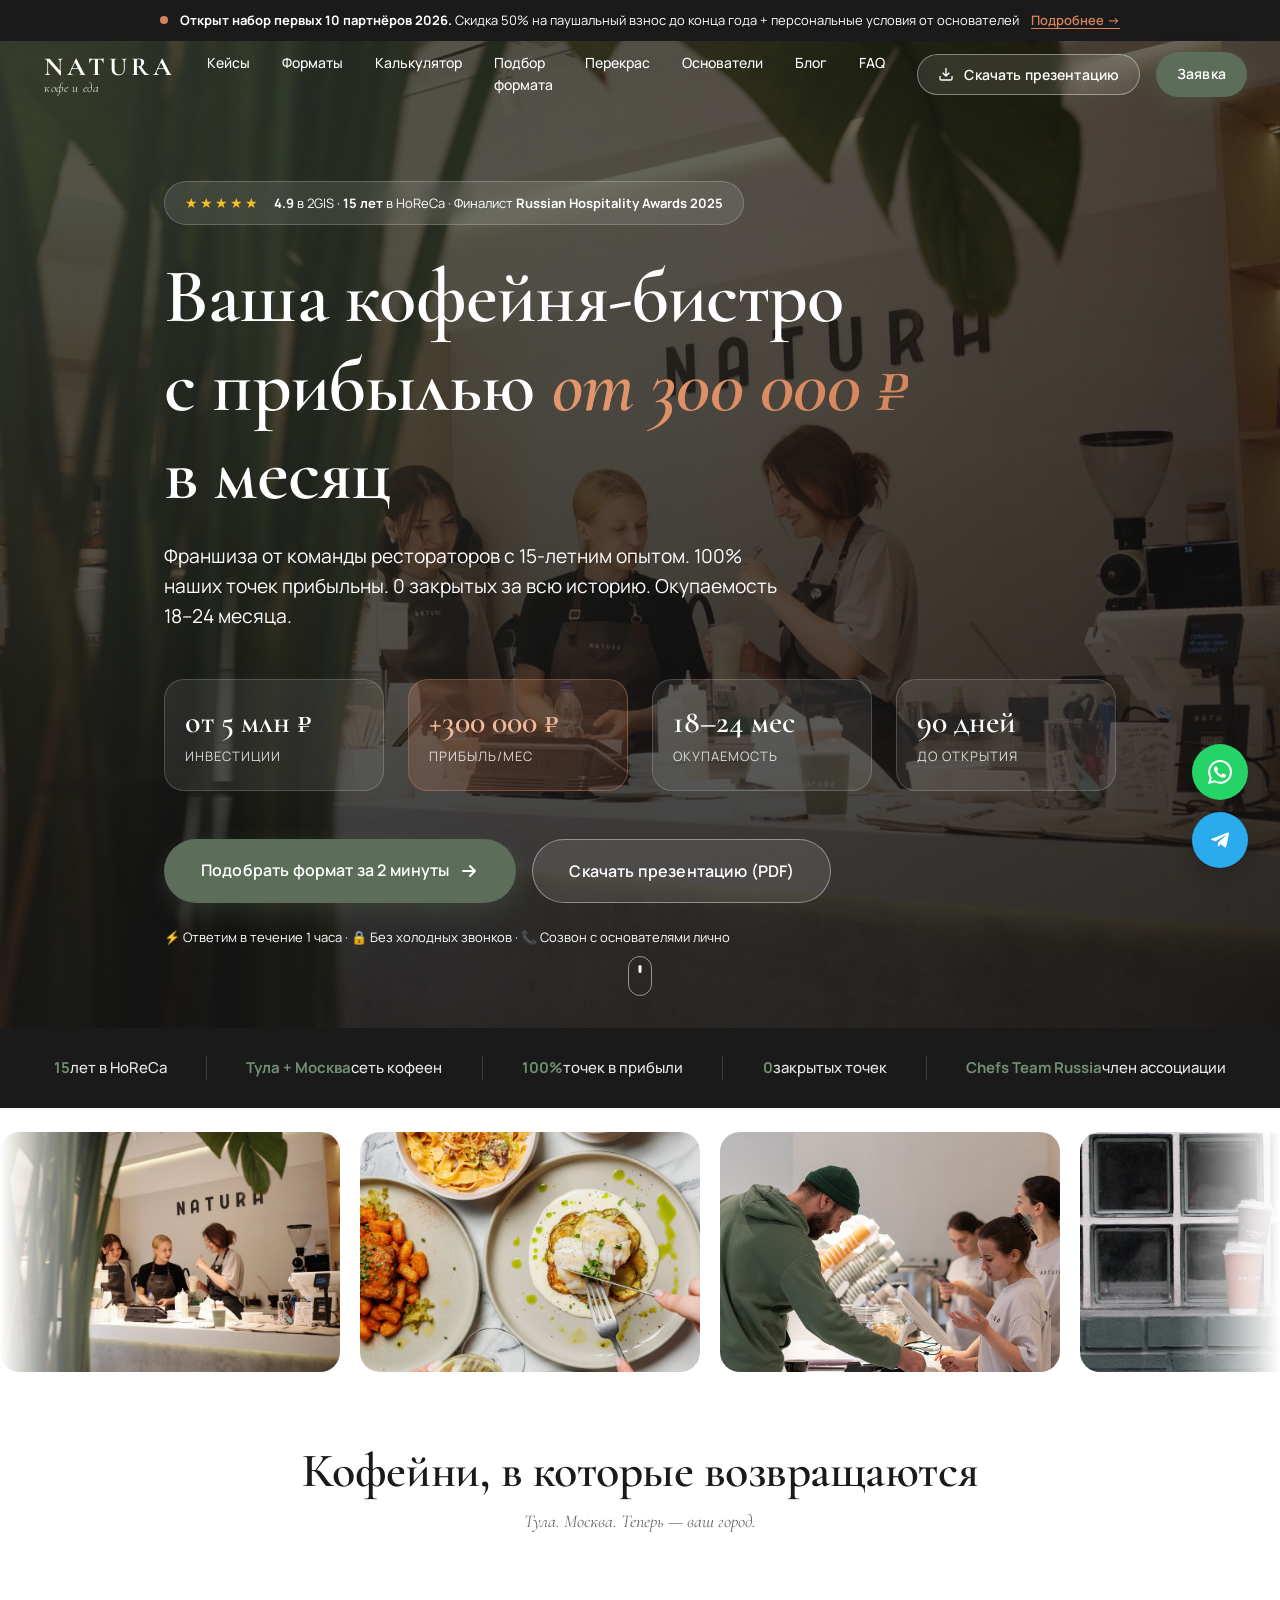
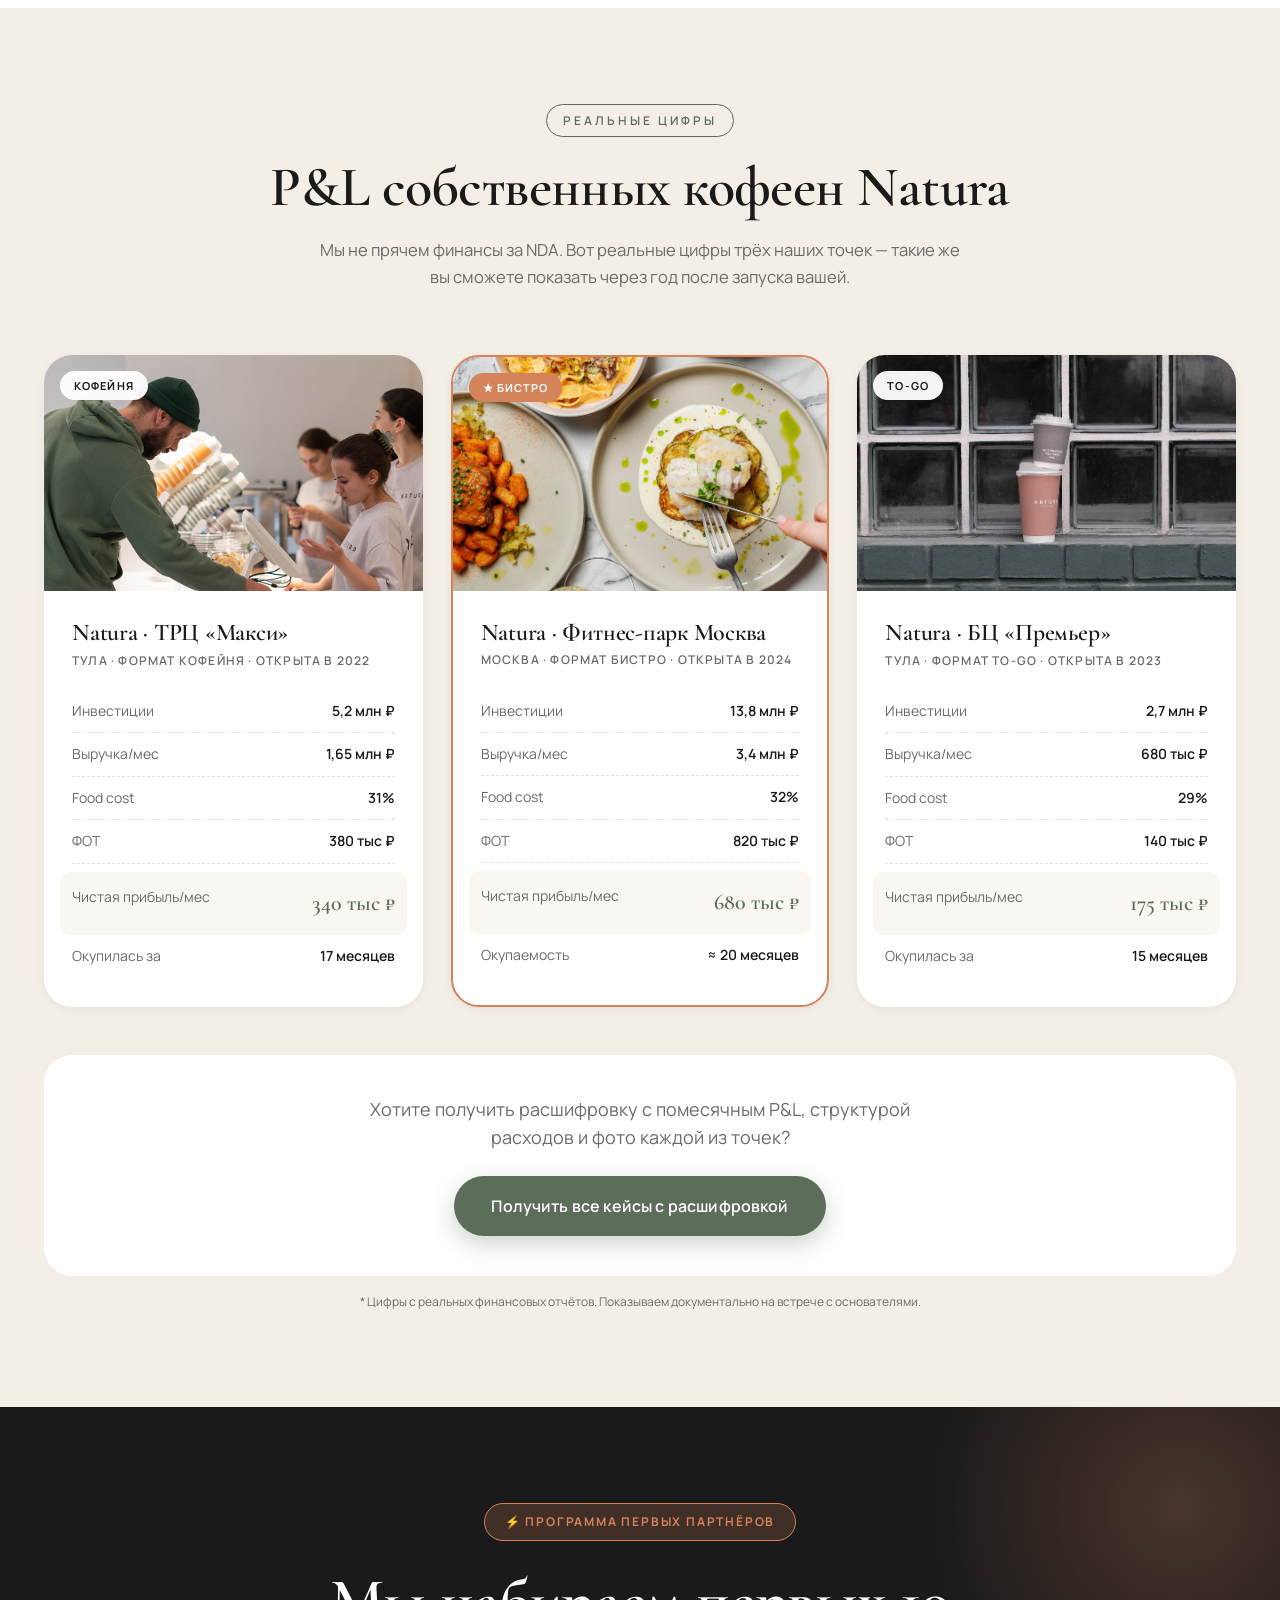
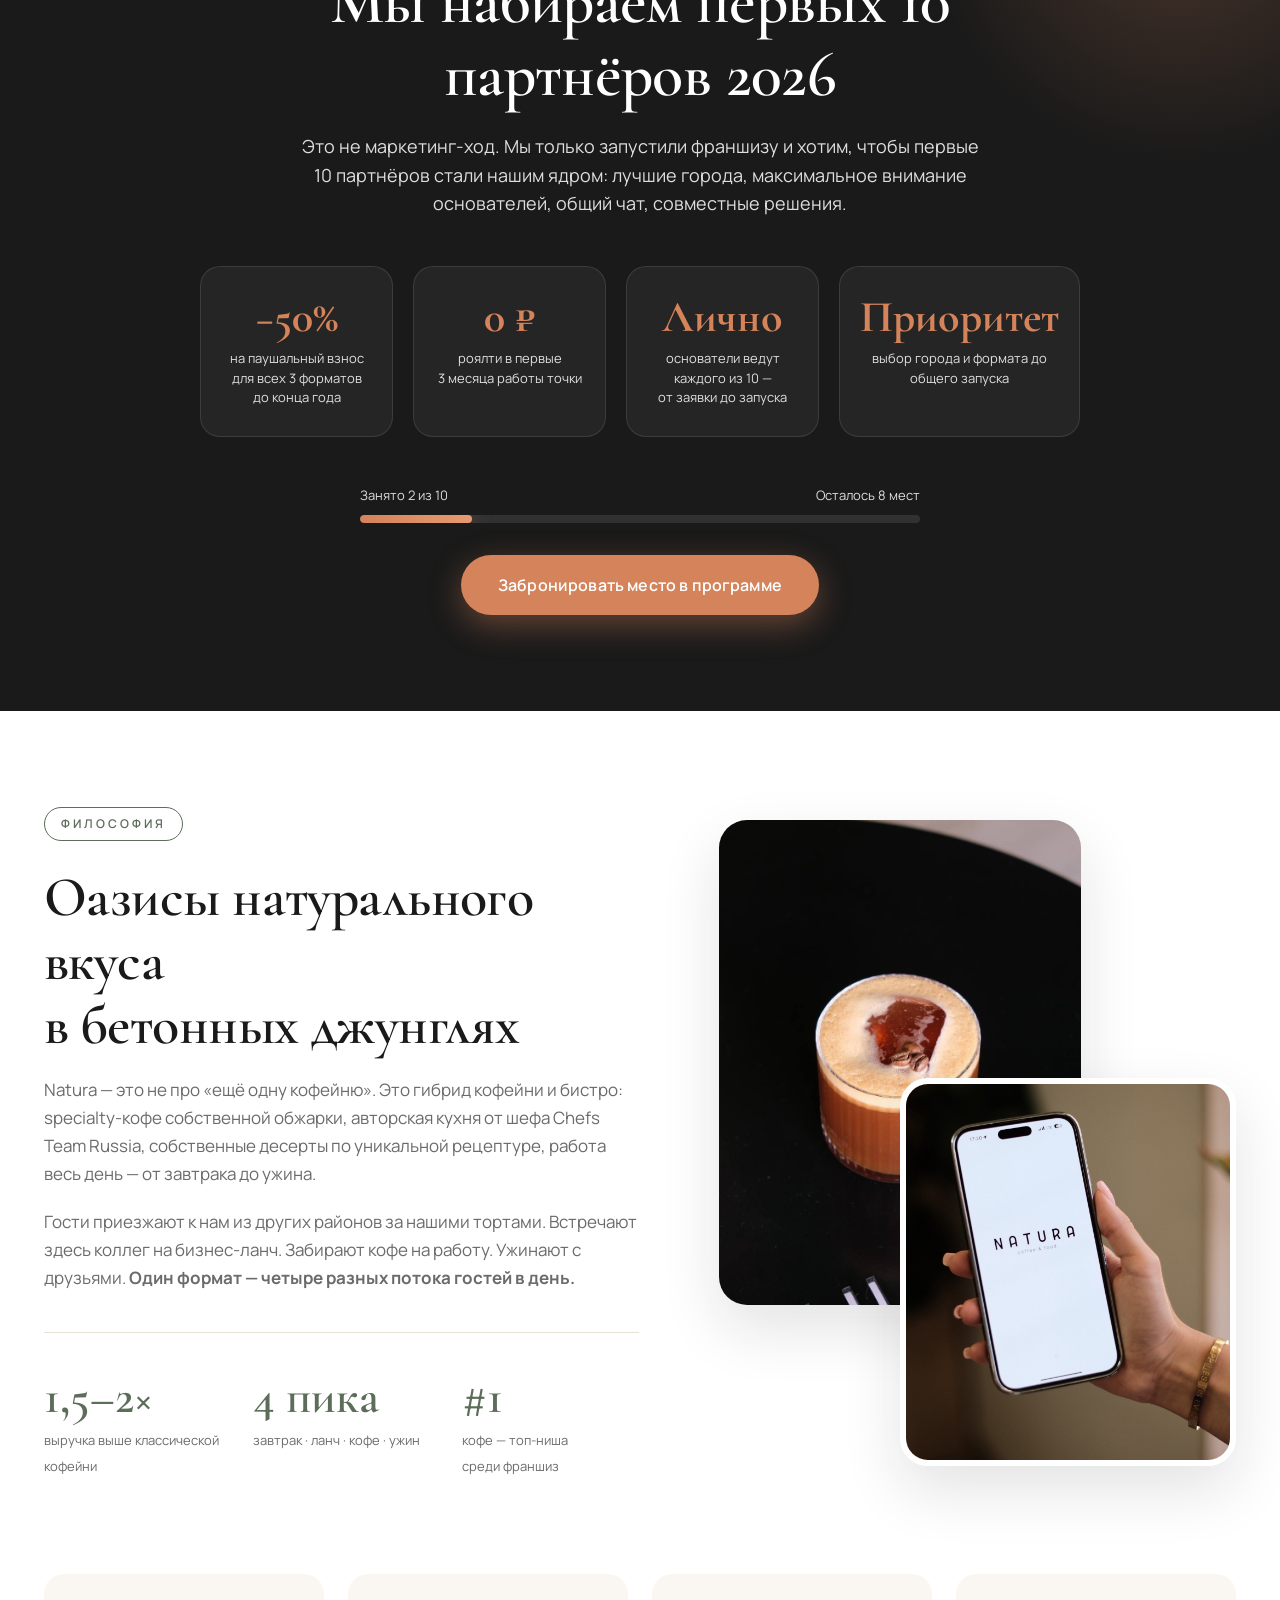
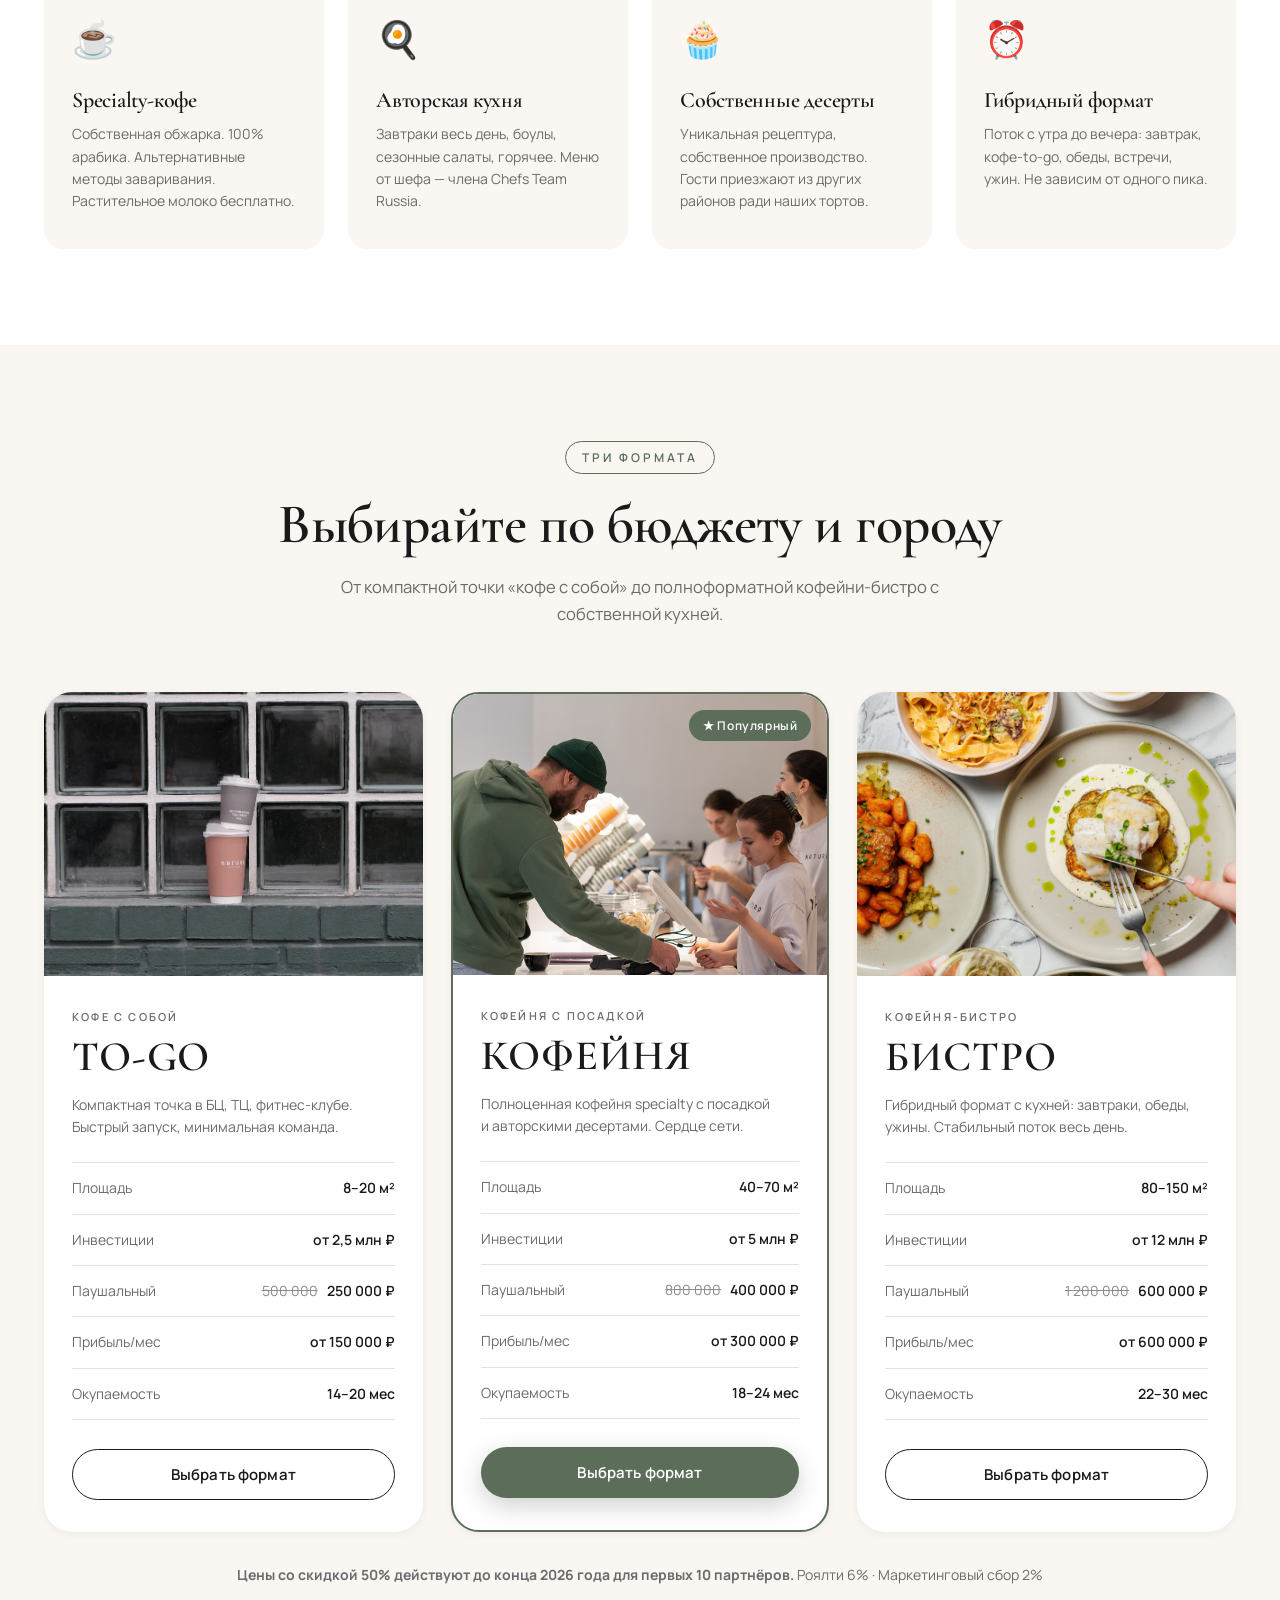
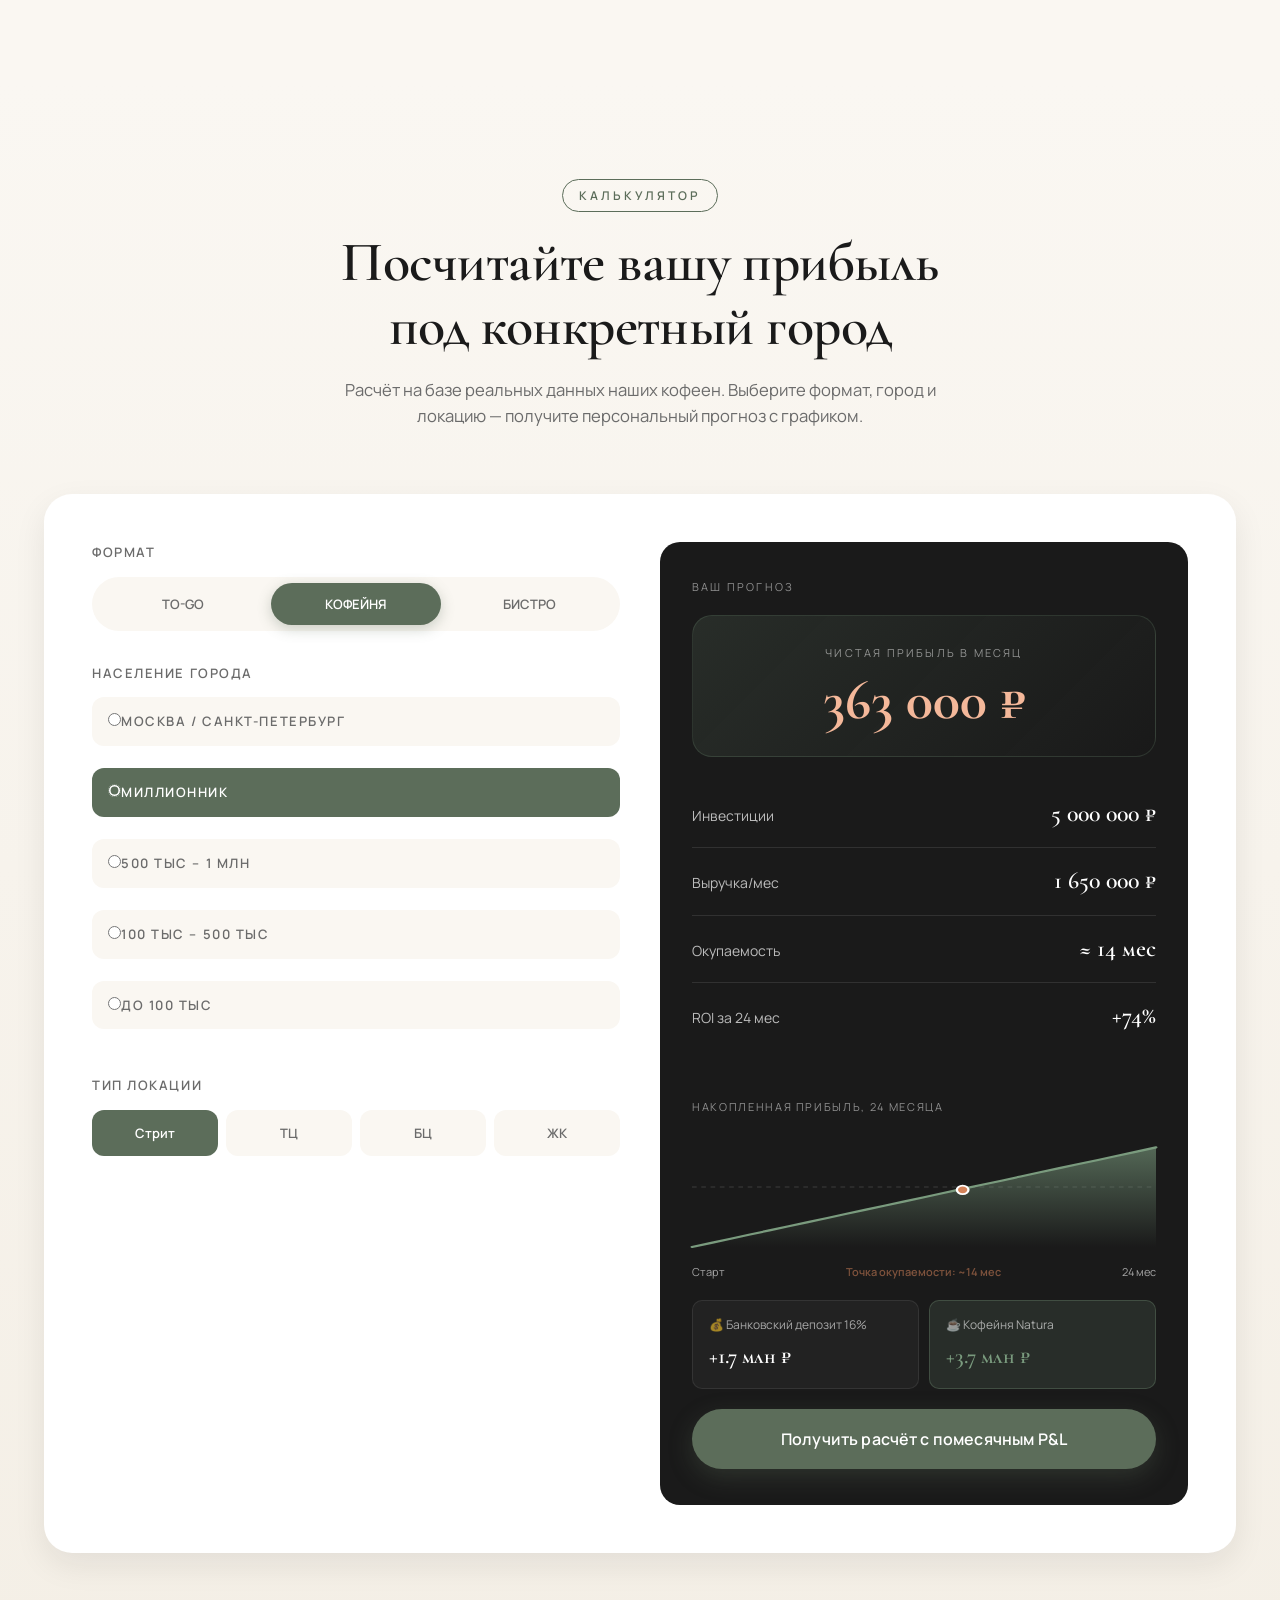
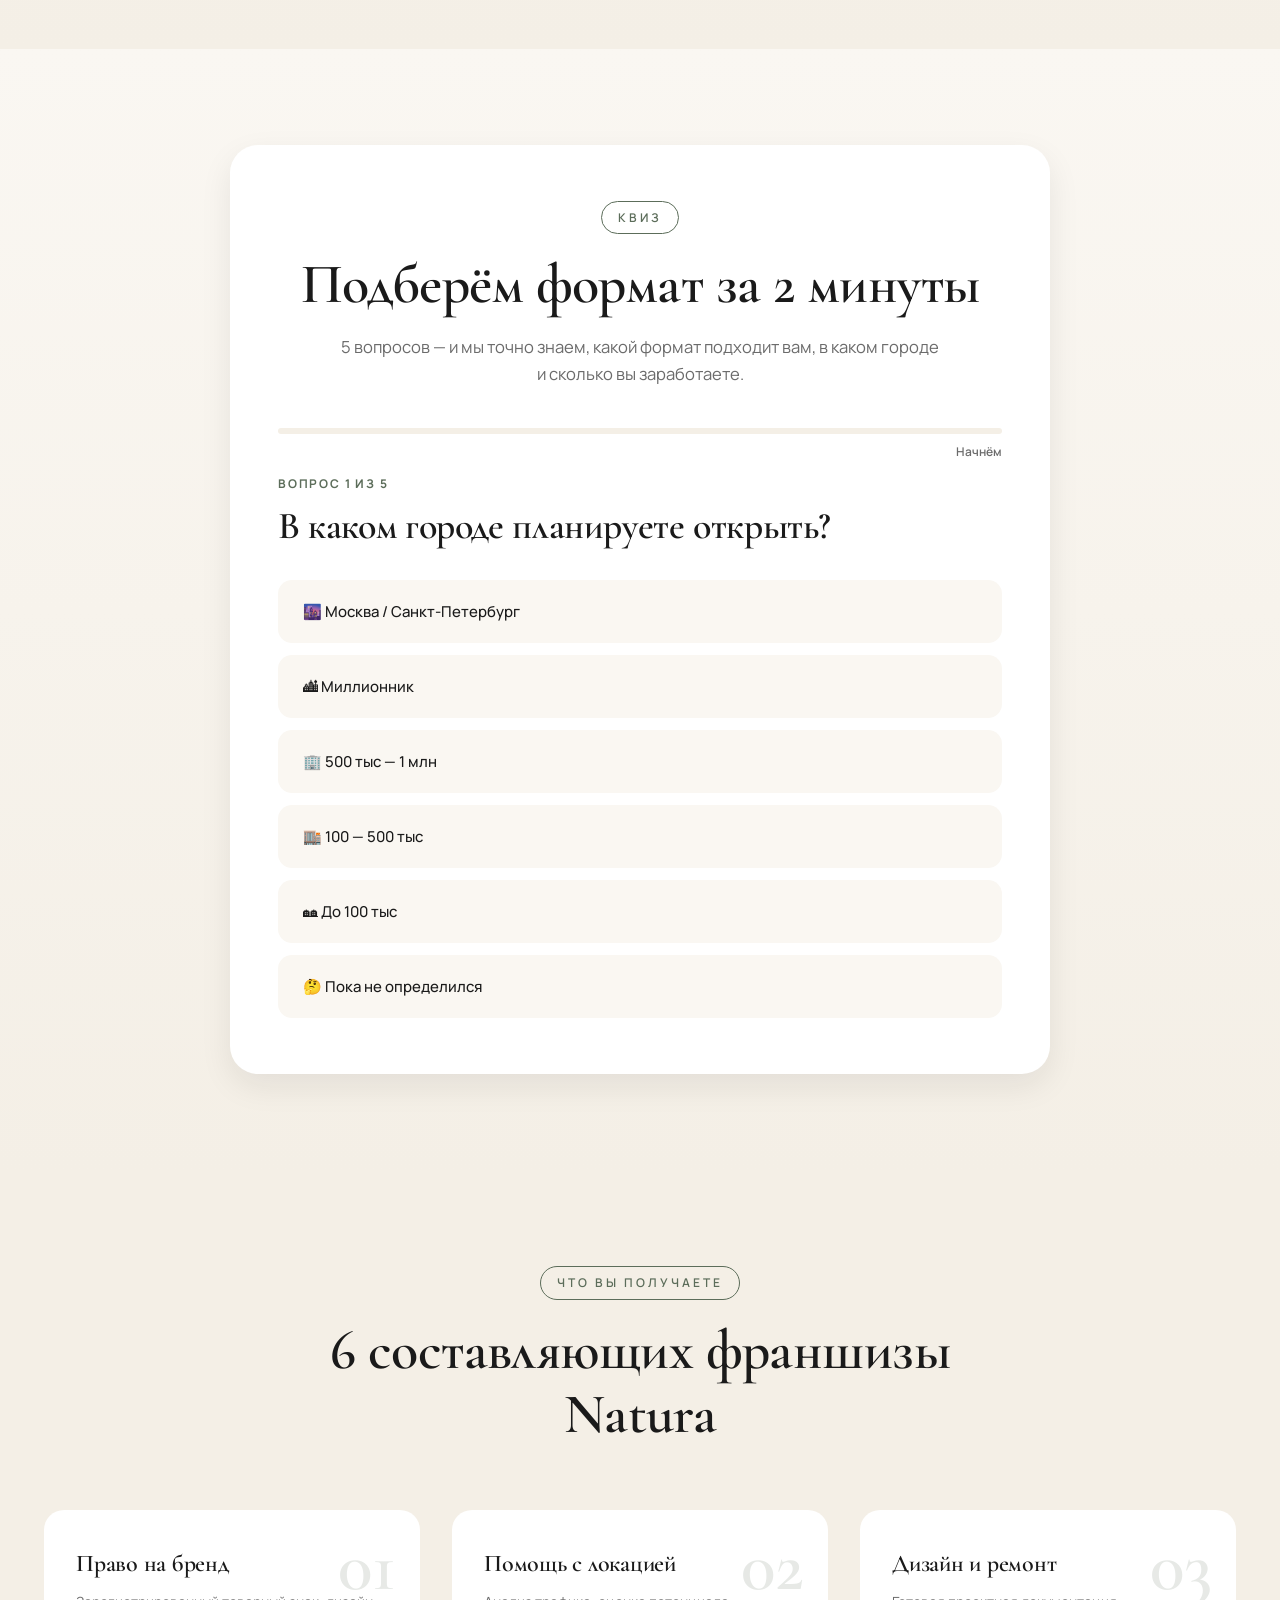
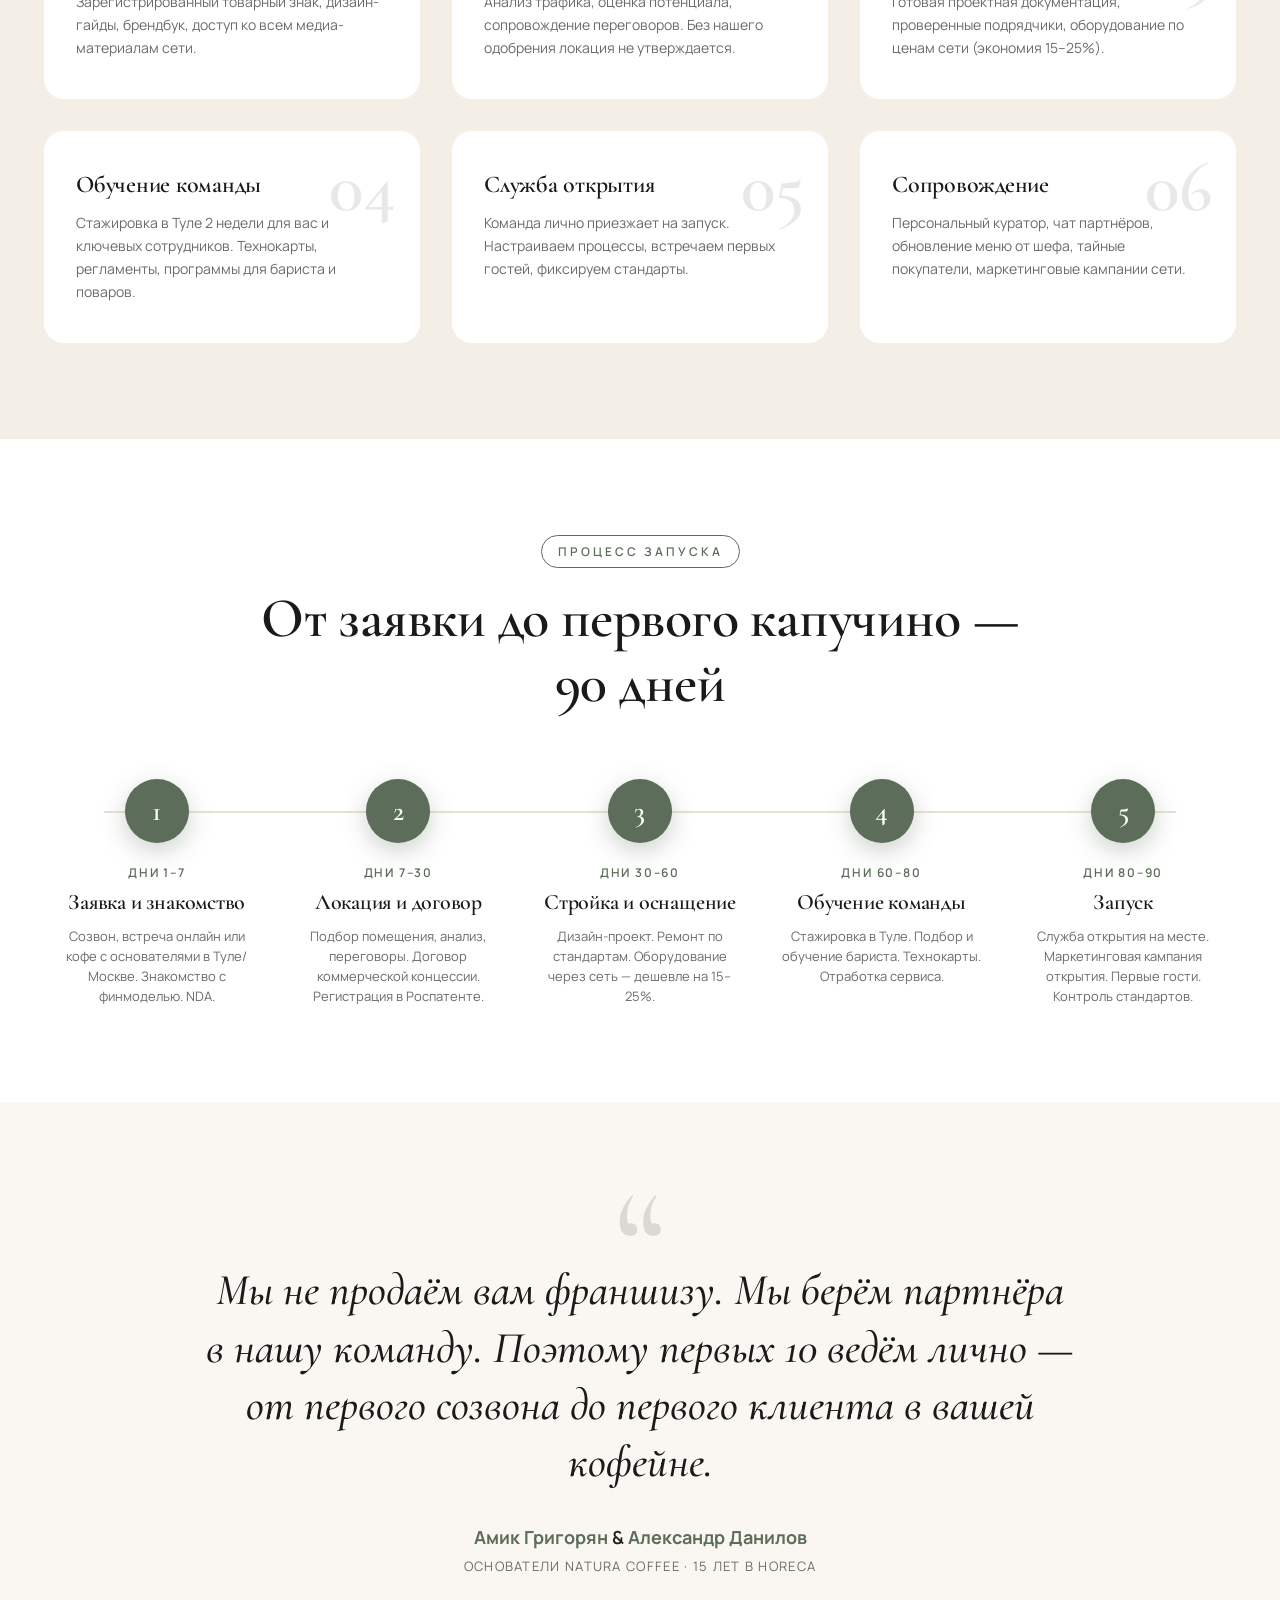
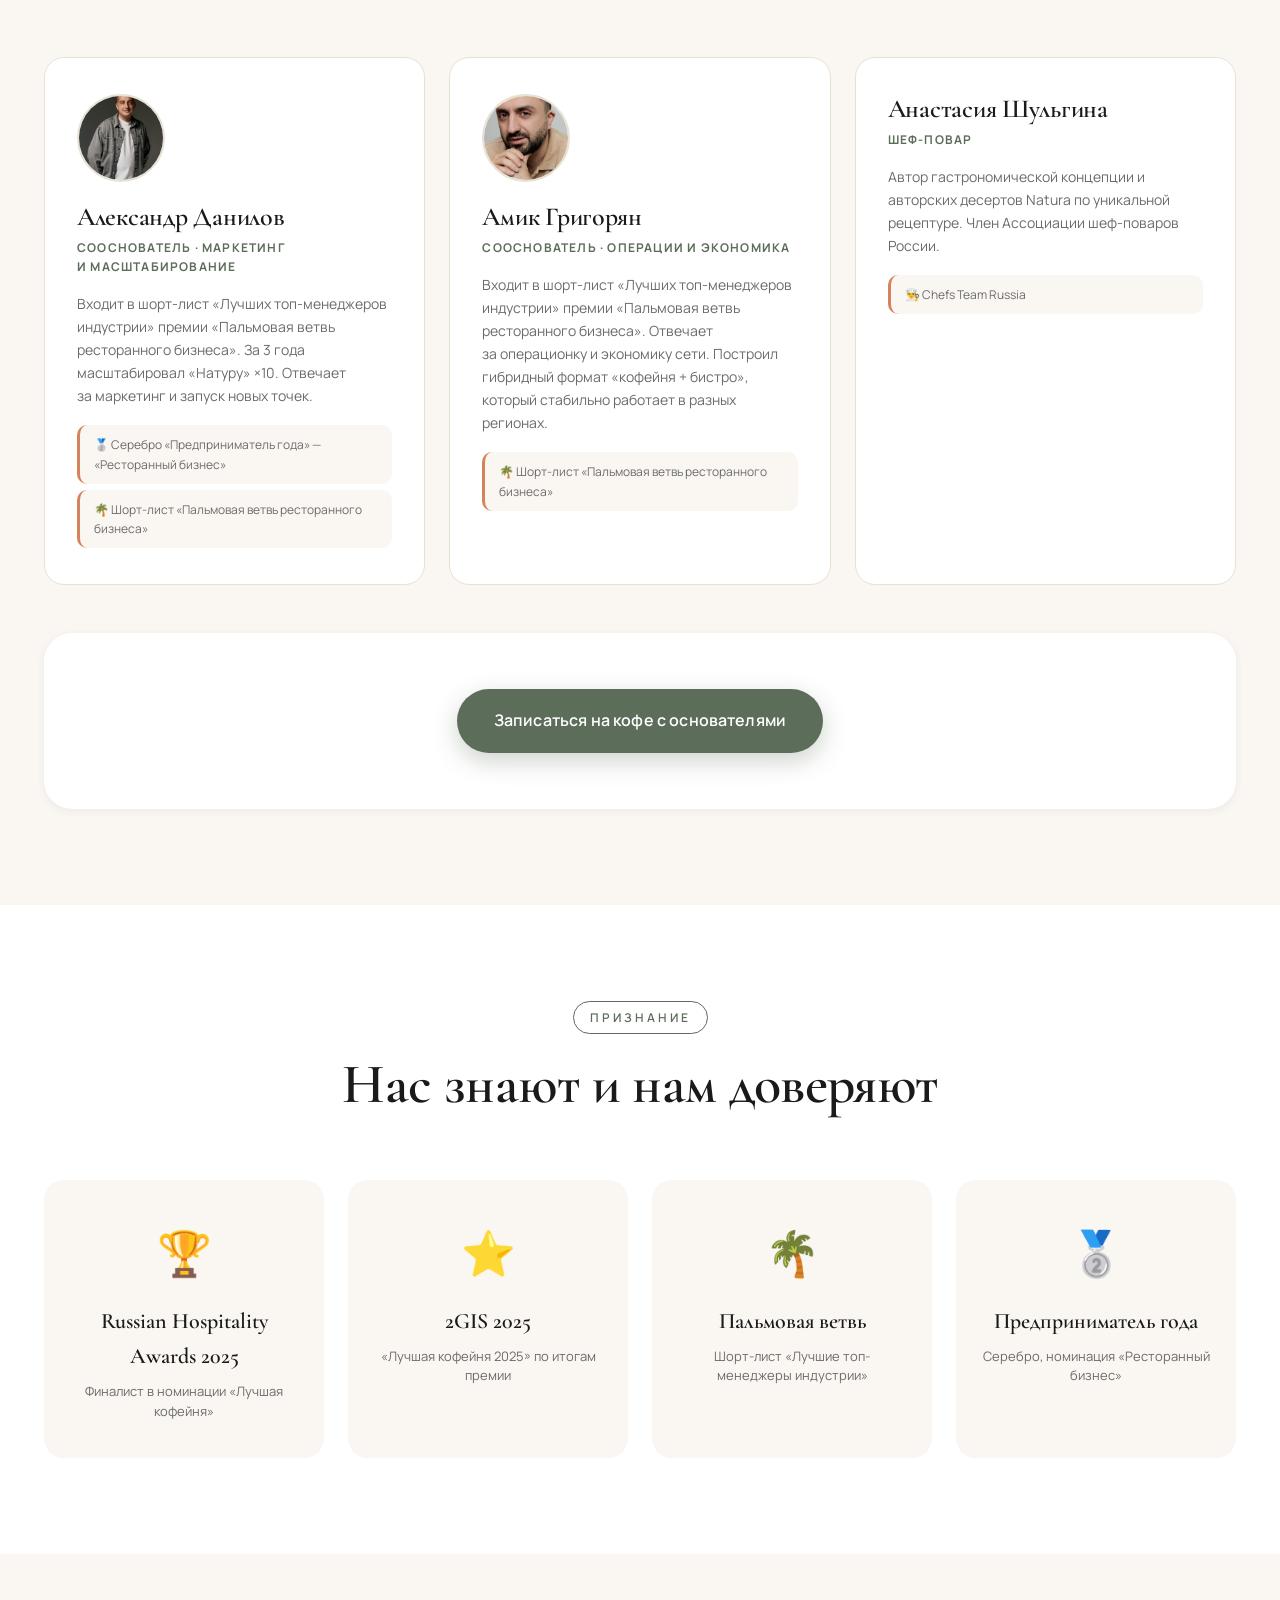
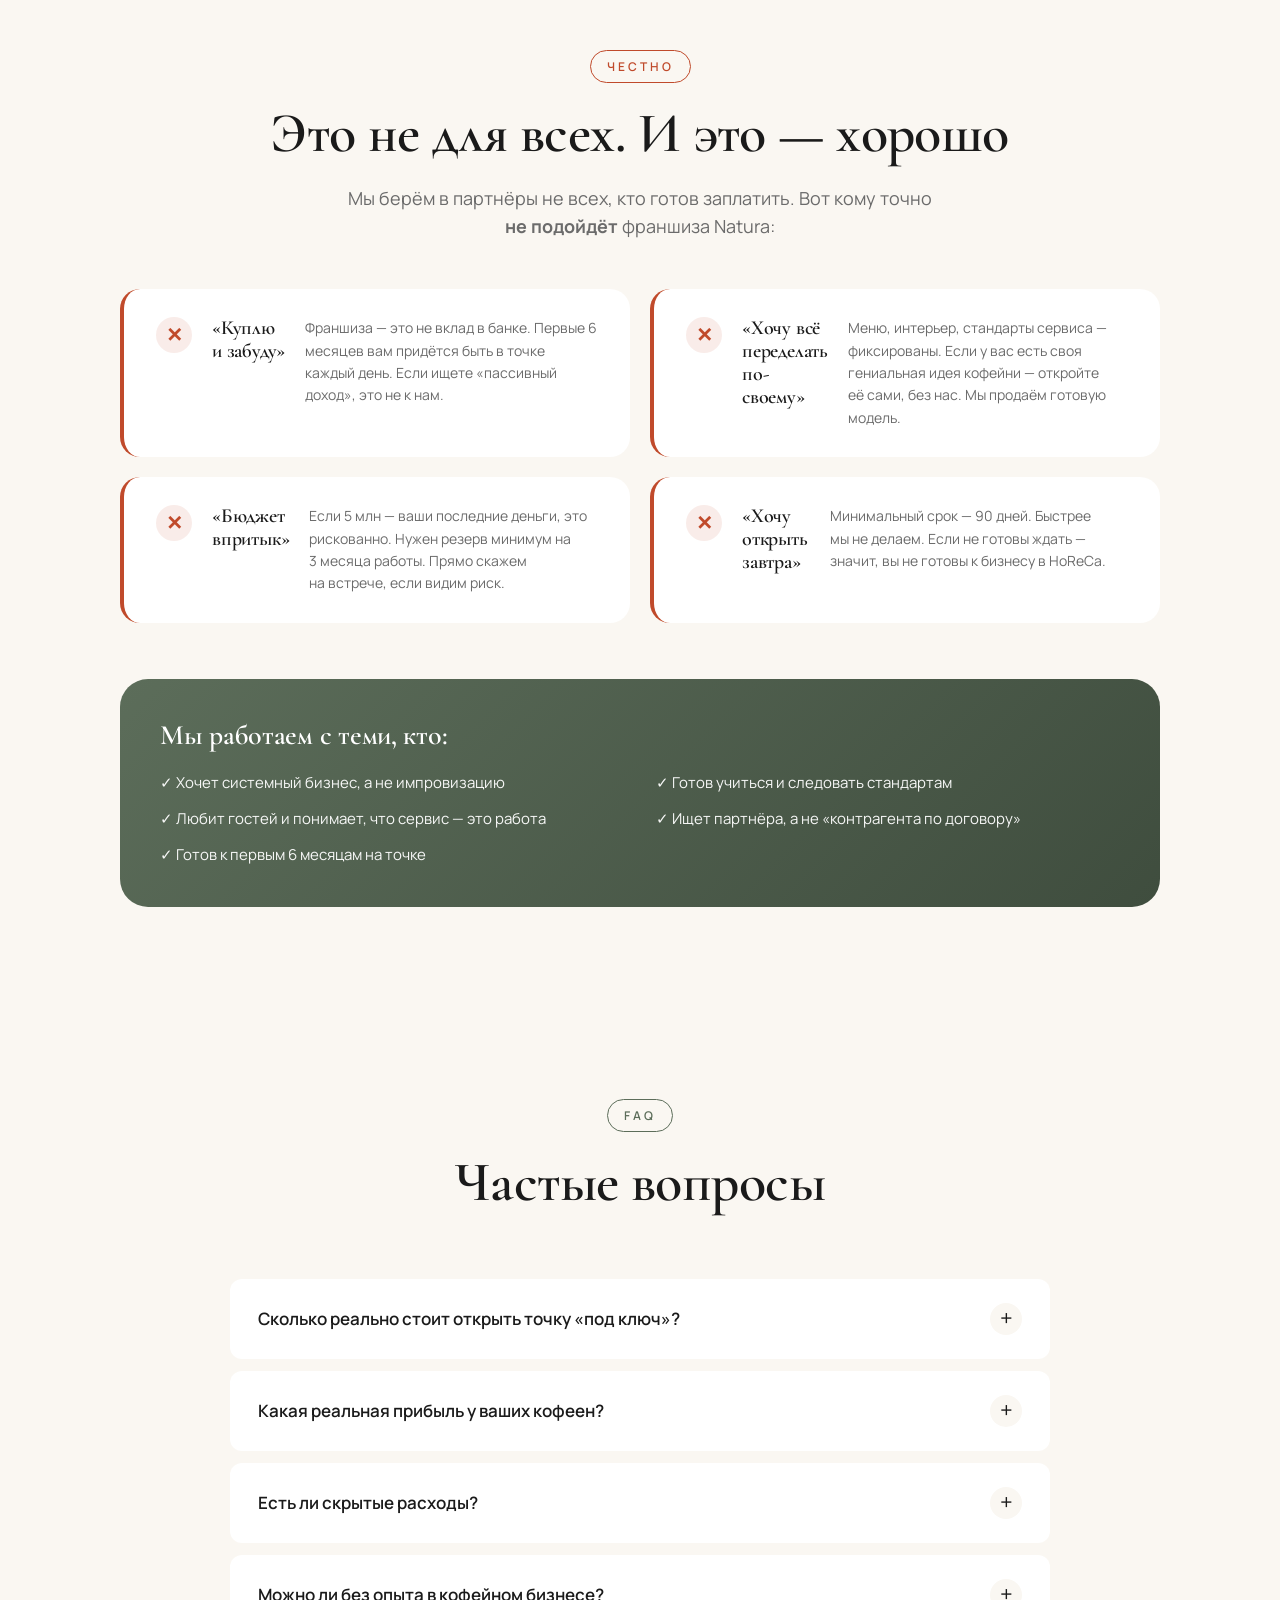
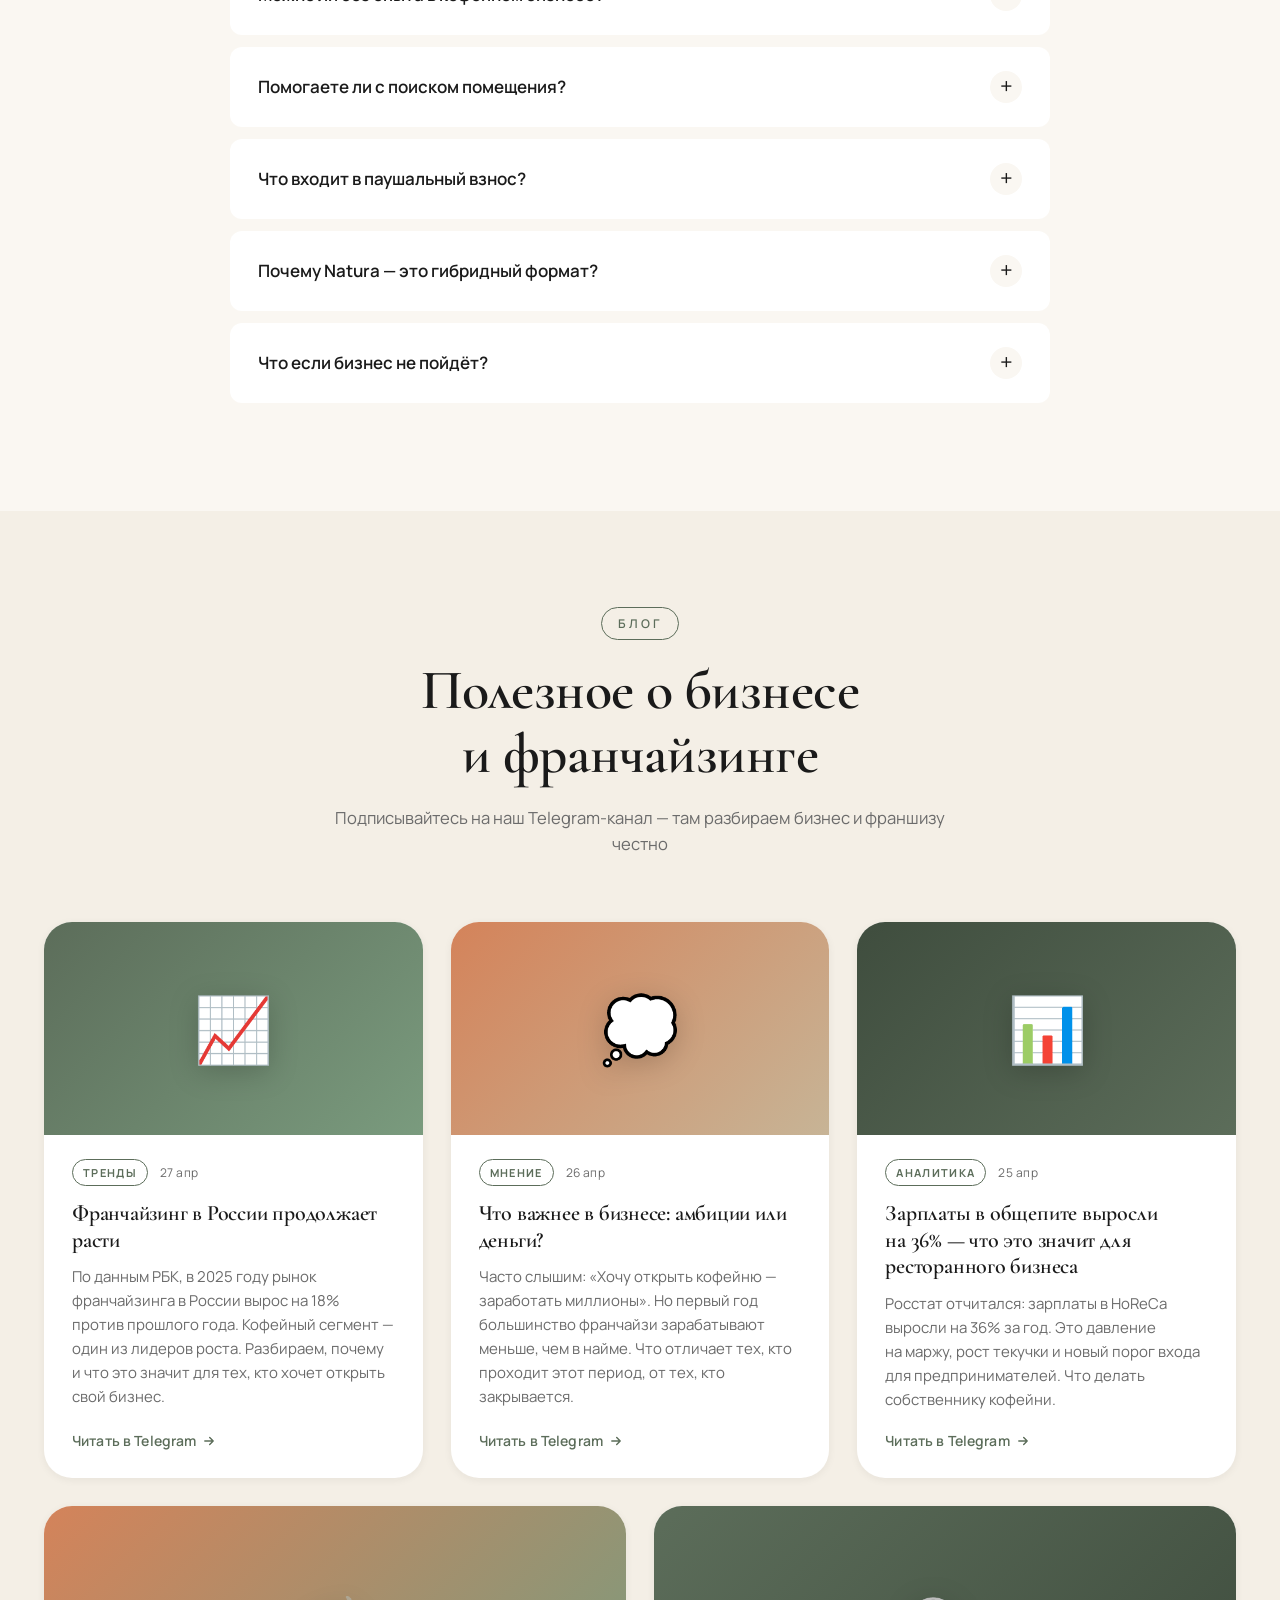
<file: index.html>
<!DOCTYPE html>
<html lang="ru">
<head>
<meta charset="UTF-8">
<meta name="viewport" content="width=device-width, initial-scale=1.0">
<title>Франшиза Natura — кофейня-бистро от основателей. Первые 10 партнёров</title>
<meta name="description" content="Франшиза кофейни-бистро Natura. Инвестиции от 5 млн ₽, прибыль от 300 тыс/мес, окупаемость 18–24 мес. Скидка −50% на паушальный до конца года. Финалист Russian Hospitality Awards 2025.">
<meta property="og:title" content="Франшиза Natura Coffee — кофейня-бистро">
<meta property="og:description" content="Первые 10 партнёров получают персональные условия от основателей. Запуск за 90 дней.">
<meta property="og:type" content="website">
<meta property="og:image" content="img/natura/interior-team.jpg">
<link rel="preconnect" href="https://fonts.googleapis.com">
<link rel="preconnect" href="https://fonts.gstatic.com" crossorigin>
<link href="https://fonts.googleapis.com/css2?family=Cormorant+Garamond:wght@400;500;600;700&family=Manrope:wght@300;400;500;600;700;800&display=swap" rel="stylesheet">
<link rel="icon" type="image/svg+xml" href="favicon.svg">
<link rel="stylesheet" href="styles.css">
<!-- A/B Split: 50/50, cookie-persistent. Remove this line to disable A/B test -->
<script src="ab.js"></script>
<!-- ============ SENTRY (Sprint 15 observability) ============ -->
<!-- Replace __SENTRY_DSN__ after Sentry project creation. See ops/README.md. -->
<script src="https://browser.sentry-cdn.com/8.45.0/bundle.tracing.replay.min.js" crossorigin="anonymous"></script>
<script>
  (function () {
    var DSN = "__SENTRY_DSN__";
    if (window.Sentry && DSN.indexOf("https://") === 0) {
      Sentry.init({
        dsn: DSN,
        release: "natura-franchise@0.1.0-sprint15",
        environment: "production",
        tracesSampleRate: 0.1,
        replaysSessionSampleRate: 0.05,
        replaysOnErrorSampleRate: 1.0,
        integrations: [Sentry.replayIntegration({ maskAllText: false, blockAllMedia: true })]
      });
    }
    window.addEventListener('error', function (e) {
      if (e.target instanceof HTMLImageElement && window.Sentry) {
        Sentry.captureMessage('img-load-error', { level: 'warning', extra: { url: e.target.src, page: location.pathname } });
      }
    }, true);
    try {
      var qp = new URLSearchParams(window.location.search);
      if (qp.get('_probe') === 'true') {
        if (window.console) console.log('[probe] heartbeat ' + location.pathname);
        if (window.Sentry) Sentry.captureMessage('synthetic-probe', { level: 'info', tags: { synthetic: 'true', page: location.pathname } });
      }
    } catch (e) { /* no-op */ }
  })();
</script>

<!-- Yandex.Metrika counter (Sprint 27.3) -->
<script type="text/javascript">
  (function(m,e,t,r,i,k,a){m[i]=m[i]||function(){(m[i].a=m[i].a||[]).push(arguments)};
  m[i].l=1*new Date();
  for (var j = 0; j < document.scripts.length; j++) {if (document.scripts[j].src === r) { return; }}
  k=e.createElement(t),a=e.getElementsByTagName(t)[0],k.async=1,k.src=r,a.parentNode.insertBefore(k,a)})
  (window, document, "script", "https://mc.yandex.ru/metrika/tag.js?id=109104067", "ym");
  ym(109104067, "init", {clickmap:true, trackLinks:true, accurateTrackBounce:true, webvisor:true, ecommerce:"dataLayer"});
</script>
<noscript><div><img src="https://mc.yandex.ru/watch/109104067" style="position:absolute; left:-9999px;" alt="" /></div></noscript>
<!-- /Yandex.Metrika counter -->
</head>
<body>

<!-- ============ ANNOUNCEMENT BAR ============ -->
<div class="announce">
  <div class="container">
    <span class="announce__pulse"></span>
    <span><b>Открыт набор первых 10 партнёров 2026.</b> Скидка 50% на&nbsp;паушальный взнос до&nbsp;конца года + персональные условия от&nbsp;основателей</span>
    <a href="#scarcity">Подробнее →</a>
  </div>
</div>

<!-- ============ HEADER ============ -->
<header class="header" id="header">
  <div class="container header__inner">
    <a href="#top" class="logo">
      <span class="logo__mark">NATURA</span>
      <span class="logo__sub">кофе и еда</span>
    </a>
    <nav class="nav">
      <a href="#cases">Кейсы</a>
      <a href="#formats">Форматы</a>
      <a href="#calc">Калькулятор</a>
      <a href="#quiz">Подбор формата</a>
      <a href="/perekras.html">Перекрас</a>
      <a href="#founders">Основатели</a>
      <a href="#articles">Блог</a>
      <a href="#faq">FAQ</a>
    </nav>
    <div class="header__actions">
      <button class="btn btn--ghost btn--sm" data-open-form data-context="pdf">
        <svg width="16" height="16" viewBox="0 0 24 24" fill="none" stroke="currentColor" stroke-width="2"><path d="M21 15v4a2 2 0 0 1-2 2H5a2 2 0 0 1-2-2v-4M7 10l5 5 5-5M12 15V3"/></svg>
        Скачать презентацию
      </button>
      <a href="#contact" class="btn btn--primary btn--sm" data-open-form>Заявка</a>
    </div>
    <button class="burger" aria-label="Меню" id="burger">
      <span></span><span></span><span></span>
    </button>
  </div>
</header>

<!-- ============ HERO ============ -->
<section class="hero" id="top">
  <div class="hero__bg">
    <img src="img/natura/interior-team.jpg" alt="Интерьер кофейни-бистро Natura" loading="eager">
    <div class="hero__overlay"></div>
  </div>
  <div class="container hero__inner">

    <div class="hero__socialproof">
      <div class="hero__stars">★★★★★</div>
      <span><b>4.9</b> в 2GIS · <b>15 лет</b> в HoReCa · Финалист <b>Russian Hospitality Awards 2025</b></span>
    </div>

    <h1 class="hero__title">
      Ваша кофейня-бистро<br>
      с прибылью <span class="hero__title-accent">от 300 000 ₽</span><br>
      в месяц
    </h1>

    <p class="hero__subtitle">
      Франшиза от команды рестораторов с&nbsp;15-летним опытом.
      100% наших точек прибыльны. 0&nbsp;закрытых за всю историю.
      Окупаемость 18–24&nbsp;месяца.
    </p>

    <div class="hero__metrics">
      <div class="metric">
        <div class="metric__value">от 5 млн ₽</div>
        <div class="metric__label">Инвестиции</div>
      </div>
      <div class="metric metric--accent">
        <div class="metric__value">+300&nbsp;000 ₽</div>
        <div class="metric__label">Прибыль/мес</div>
      </div>
      <div class="metric">
        <div class="metric__value">18–24 мес</div>
        <div class="metric__label">Окупаемость</div>
      </div>
      <div class="metric">
        <div class="metric__value">90 дней</div>
        <div class="metric__label">До открытия</div>
      </div>
    </div>

    <div class="hero__cta">
      <a href="#quiz" class="btn btn--primary btn--lg">
        Подобрать формат за 2 минуты
        <svg width="20" height="20" viewBox="0 0 20 20" fill="none"><path d="M4 10h12m0 0l-5-5m5 5l-5 5" stroke="currentColor" stroke-width="2" stroke-linecap="round"/></svg>
      </a>
      <button class="btn btn--ghost btn--lg" data-open-form data-context="pdf">
        Скачать презентацию (PDF)
      </button>
    </div>

    <p class="hero__microcopy">⚡ Ответим в течение 1 часа · 🔒 Без холодных звонков · 📞 Созвон с основателями лично</p>
  </div>

  <a href="#gallery" class="hero__scroll" aria-label="Скролл вниз">
    <span></span>
  </a>
</section>

<!-- ============ TRUST BAR ============ -->
<section class="trust">
  <div class="container">
    <div class="trust__item"><strong>15</strong>лет в HoReCa</div>
    <div class="trust__divider"></div>
    <div class="trust__item"><strong>Тула + Москва</strong>сеть кофеен</div>
    <div class="trust__divider"></div>
    <div class="trust__item"><strong>100%</strong>точек в прибыли</div>
    <div class="trust__divider"></div>
    <div class="trust__item"><strong>0</strong>закрытых точек</div>
    <div class="trust__divider"></div>
    <div class="trust__item"><strong>Chefs Team Russia</strong>член ассоциации</div>
  </div>
</section>

<!-- ============ GALLERY STRIP ============ -->
<section class="gallery" id="gallery">
  <div class="gallery__marquee">
    <div class="gallery__track">
      <img src="img/natura/interior-team.jpg" alt="">
      <img src="img/natura/food-assortment.jpg" alt="">
      <img src="img/natura/interior-checkout.png" alt="">
      <img src="img/natura/coffee-togo.jpg" alt="">
      <img src="img/natura/brand-phone.jpg" alt="">
      <img src="img/natura/coffee-signature.jpg" alt="">
      <img src="img/natura/food-pasta.jpg" alt="">
      <img src="img/natura/cake-raspberry.jpg" alt="">
      <!-- duplicate for seamless loop -->
      <img src="img/natura/interior-team.jpg" alt="">
      <img src="img/natura/food-assortment.jpg" alt="">
      <img src="img/natura/interior-checkout.png" alt="">
      <img src="img/natura/coffee-togo.jpg" alt="">
      <img src="img/natura/brand-phone.jpg" alt="">
      <img src="img/natura/coffee-signature.jpg" alt="">
      <img src="img/natura/food-pasta.jpg" alt="">
      <img src="img/natura/cake-raspberry.jpg" alt="">
    </div>
  </div>
  <div class="container gallery__caption">
    <h2>Кофейни, в&nbsp;которые возвращаются</h2>
    <p>Тула. Москва. Теперь — ваш город.</p>
  </div>
</section>

<!-- ============ CASES ============ -->
<section class="section cases" id="cases">
  <div class="container">
    <div class="section__head">
      <div class="section__label">Реальные цифры</div>
      <h2 class="section__title">P&amp;L собственных кофеен Natura</h2>
      <p class="section__lead">Мы не прячем финансы за NDA. Вот реальные цифры трёх наших точек — такие же вы сможете показать через год после запуска вашей.</p>
    </div>

    <div class="cases__grid">
      <article class="case">
        <div class="case__image">
          <img src="img/natura/interior-checkout.png" alt="Natura Тула ТРЦ">
          <div class="case__badge">Кофейня</div>
        </div>
        <div class="case__body">
          <h3>Natura · ТРЦ «Макси»</h3>
          <div class="case__meta">Тула · формат Кофейня · открыта в 2022</div>
          <div class="case__pnl">
            <div class="pnl-row"><span>Инвестиции</span><b>5,2 млн ₽</b></div>
            <div class="pnl-row"><span>Выручка/мес</span><b>1,65 млн ₽</b></div>
            <div class="pnl-row"><span>Food cost</span><b>31%</b></div>
            <div class="pnl-row"><span>ФОТ</span><b>380 тыс ₽</b></div>
            <div class="pnl-row pnl-row--accent"><span>Чистая прибыль/мес</span><b>340 тыс ₽</b></div>
            <div class="pnl-row"><span>Окупилась за</span><b>17 месяцев</b></div>
          </div>
        </div>
      </article>

      <article class="case case--featured">
        <div class="case__image">
          <img src="img/natura/food-assortment.jpg" alt="Natura Москва Фитнес-парк">
          <div class="case__badge case__badge--featured">★ Бистро</div>
        </div>
        <div class="case__body">
          <h3>Natura · Фитнес-парк Москва</h3>
          <div class="case__meta">Москва · формат Бистро · открыта в 2024</div>
          <div class="case__pnl">
            <div class="pnl-row"><span>Инвестиции</span><b>13,8 млн ₽</b></div>
            <div class="pnl-row"><span>Выручка/мес</span><b>3,4 млн ₽</b></div>
            <div class="pnl-row"><span>Food cost</span><b>32%</b></div>
            <div class="pnl-row"><span>ФОТ</span><b>820 тыс ₽</b></div>
            <div class="pnl-row pnl-row--accent"><span>Чистая прибыль/мес</span><b>680 тыс ₽</b></div>
            <div class="pnl-row"><span>Окупаемость</span><b>≈ 20 месяцев</b></div>
          </div>
        </div>
      </article>

      <article class="case">
        <div class="case__image">
          <img src="img/natura/coffee-togo.jpg" alt="Natura TO-GO БЦ">
          <div class="case__badge">TO-GO</div>
        </div>
        <div class="case__body">
          <h3>Natura · БЦ «Премьер»</h3>
          <div class="case__meta">Тула · формат TO-GO · открыта в 2023</div>
          <div class="case__pnl">
            <div class="pnl-row"><span>Инвестиции</span><b>2,7 млн ₽</b></div>
            <div class="pnl-row"><span>Выручка/мес</span><b>680 тыс ₽</b></div>
            <div class="pnl-row"><span>Food cost</span><b>29%</b></div>
            <div class="pnl-row"><span>ФОТ</span><b>140 тыс ₽</b></div>
            <div class="pnl-row pnl-row--accent"><span>Чистая прибыль/мес</span><b>175 тыс ₽</b></div>
            <div class="pnl-row"><span>Окупилась за</span><b>15 месяцев</b></div>
          </div>
        </div>
      </article>
    </div>

    <div class="cases__cta">
      <p>Хотите получить расшифровку с помесячным P&amp;L, структурой расходов и фото каждой из точек?</p>
      <button class="btn btn--primary btn--lg" data-open-form data-context="cases">
        Получить все кейсы с расшифровкой
      </button>
    </div>

    <p class="cases__disclaimer">
      * Цифры с&nbsp;реальных финансовых отчётов. Показываем документально на&nbsp;встрече с&nbsp;основателями.
    </p>
  </div>
</section>

<!-- ============ SCARCITY: FIRST 10 PARTNERS ============ -->
<section class="section scarcity" id="scarcity">
  <div class="container">
    <div class="scarcity__wrap">
      <div class="scarcity__label">⚡ Программа первых партнёров</div>
      <h2 class="scarcity__title">Мы набираем первых 10 партнёров 2026</h2>
      <p class="scarcity__lead">
        Это не маркетинг-ход. Мы только запустили франшизу и&nbsp;хотим, чтобы первые 10&nbsp;партнёров стали нашим ядром: лучшие города, максимальное внимание основателей, общий чат, совместные решения.
      </p>

      <div class="scarcity__grid">
        <div class="scarcity__item">
          <div class="scarcity__num">−50%</div>
          <div class="scarcity__text">на&nbsp;паушальный взнос для&nbsp;всех 3 форматов до&nbsp;конца года</div>
        </div>
        <div class="scarcity__item">
          <div class="scarcity__num">0&nbsp;₽</div>
          <div class="scarcity__text">роялти в&nbsp;первые 3&nbsp;месяца работы точки</div>
        </div>
        <div class="scarcity__item">
          <div class="scarcity__num">Лично</div>
          <div class="scarcity__text">основатели ведут каждого из&nbsp;10 — от&nbsp;заявки до&nbsp;запуска</div>
        </div>
        <div class="scarcity__item">
          <div class="scarcity__num">Приоритет</div>
          <div class="scarcity__text">выбор города и формата до общего запуска</div>
        </div>
      </div>

      <div class="scarcity__progress">
        <div class="scarcity__progress-label">
          <span>Занято 2 из 10</span>
          <span>Осталось 8 мест</span>
        </div>
        <div class="scarcity__bar"><div class="scarcity__bar-fill" style="width:20%"></div></div>
      </div>

      <button class="btn btn--primary btn--lg" data-open-form data-context="scarcity">
        Забронировать место в программе
      </button>
    </div>
  </div>
</section>

<!-- ============ PHILOSOPHY ============ -->
<section class="section philosophy" id="philosophy">
  <div class="container">
    <div class="philosophy__grid">
      <div class="philosophy__text">
        <div class="section__label">Философия</div>
        <h2 class="section__title">Оазисы натурального вкуса<br>в&nbsp;бетонных джунглях</h2>
        <p class="philosophy__lead">
          Natura — это не про «ещё одну кофейню». Это гибрид кофейни и бистро: specialty-кофе собственной обжарки, авторская кухня от&nbsp;шефа Chefs Team Russia, собственные десерты по уникальной рецептуре, работа весь день — от&nbsp;завтрака до ужина.
        </p>
        <p class="philosophy__lead">
          Гости приезжают к нам из других районов за нашими тортами. Встречают здесь&nbsp;коллег на бизнес-ланч. Забирают кофе на работу. Ужинают с друзьями. <b>Один формат — четыре разных потока гостей в день.</b>
        </p>

        <div class="philosophy__stats">
          <div><b>1,5–2×</b><span>выручка выше классической кофейни</span></div>
          <div><b>4 пика</b><span>завтрак · ланч · кофе · ужин</span></div>
          <div><b>#1</b><span>кофе — топ-ниша<br>среди франшиз</span></div>
        </div>
      </div>
      <div class="philosophy__image">
        <img src="img/natura/coffee-signature.jpg" alt="Стакан Natura" loading="lazy">
        <img src="img/natura/brand-phone.jpg" alt="Полка с чашками Natura" loading="lazy" class="philosophy__image--second">
      </div>
    </div>

    <div class="pillars">
      <div class="pillar">
        <div class="pillar__icon">☕</div>
        <h3>Specialty-кофе</h3>
        <p>Собственная обжарка. 100% арабика. Альтернативные методы заваривания. Растительное молоко бесплатно.</p>
      </div>
      <div class="pillar">
        <div class="pillar__icon">🍳</div>
        <h3>Авторская кухня</h3>
        <p>Завтраки весь день, боулы, сезонные салаты, горячее. Меню от шефа — члена Chefs Team Russia.</p>
      </div>
      <div class="pillar">
        <div class="pillar__icon">🧁</div>
        <h3>Собственные десерты</h3>
        <p>Уникальная рецептура, собственное производство. Гости приезжают из других районов ради наших тортов.</p>
      </div>
      <div class="pillar">
        <div class="pillar__icon">⏰</div>
        <h3>Гибридный формат</h3>
        <p>Поток с&nbsp;утра до&nbsp;вечера: завтрак, кофе-to-go, обеды, встречи, ужин. Не&nbsp;зависим от&nbsp;одного пика.</p>
      </div>
    </div>
  </div>
</section>

<!-- ============ FORMATS ============ -->
<section class="section formats" id="formats">
  <div class="container">
    <div class="section__head">
      <div class="section__label">Три формата</div>
      <h2 class="section__title">Выбирайте по&nbsp;бюджету и&nbsp;городу</h2>
      <p class="section__lead">От компактной точки «кофе с собой» до полноформатной кофейни-бистро с собственной кухней.</p>
    </div>

    <div class="formats__grid">
      <article class="format-card" data-format="togo">
        <div class="format-card__image">
          <img src="img/natura/coffee-togo.jpg" alt="Формат кофе с собой" loading="lazy">
        </div>
        <div class="format-card__body">
          <div class="format-card__tag">Кофе с собой</div>
          <h3 class="format-card__title">TO-GO</h3>
          <p class="format-card__desc">Компактная точка в&nbsp;БЦ, ТЦ, фитнес-клубе. Быстрый запуск, минимальная команда.</p>
          <ul class="format-card__params">
            <li><span>Площадь</span><b>8–20 м²</b></li>
            <li><span>Инвестиции</span><b>от 2,5 млн ₽</b></li>
            <li><span>Паушальный</span><b><s>500 000</s> 250 000 ₽</b></li>
            <li><span>Прибыль/мес</span><b>от 150 000 ₽</b></li>
            <li><span>Окупаемость</span><b>14–20 мес</b></li>
          </ul>
          <button class="btn btn--outline btn--block" data-open-form data-format-pick="togo">Выбрать формат</button>
        </div>
      </article>

      <article class="format-card format-card--featured" data-format="cafe">
        <div class="format-card__badge">★ Популярный</div>
        <div class="format-card__image">
          <img src="img/natura/interior-checkout.png" alt="Формат кофейня" loading="lazy">
        </div>
        <div class="format-card__body">
          <div class="format-card__tag">Кофейня с посадкой</div>
          <h3 class="format-card__title">КОФЕЙНЯ</h3>
          <p class="format-card__desc">Полноценная кофейня specialty с&nbsp;посадкой и&nbsp;авторскими десертами. Сердце сети.</p>
          <ul class="format-card__params">
            <li><span>Площадь</span><b>40–70 м²</b></li>
            <li><span>Инвестиции</span><b>от 5 млн ₽</b></li>
            <li><span>Паушальный</span><b><s>800 000</s> 400 000 ₽</b></li>
            <li><span>Прибыль/мес</span><b>от 300 000 ₽</b></li>
            <li><span>Окупаемость</span><b>18–24 мес</b></li>
          </ul>
          <button class="btn btn--primary btn--block" data-open-form data-format-pick="cafe">Выбрать формат</button>
        </div>
      </article>

      <article class="format-card" data-format="bistro">
        <div class="format-card__image">
          <img src="img/natura/food-assortment.jpg" alt="Формат кофейня-бистро" loading="lazy">
        </div>
        <div class="format-card__body">
          <div class="format-card__tag">Кофейня-бистро</div>
          <h3 class="format-card__title">БИСТРО</h3>
          <p class="format-card__desc">Гибридный формат с&nbsp;кухней: завтраки, обеды, ужины. Стабильный поток весь день.</p>
          <ul class="format-card__params">
            <li><span>Площадь</span><b>80–150 м²</b></li>
            <li><span>Инвестиции</span><b>от 12 млн ₽</b></li>
            <li><span>Паушальный</span><b><s>1 200 000</s> 600 000 ₽</b></li>
            <li><span>Прибыль/мес</span><b>от 600 000 ₽</b></li>
            <li><span>Окупаемость</span><b>22–30 мес</b></li>
          </ul>
          <button class="btn btn--outline btn--block" data-open-form data-format-pick="bistro">Выбрать формат</button>
        </div>
      </article>
    </div>

    <p class="formats__note">
      <b>Цены со скидкой 50% действуют до конца 2026 года для первых 10 партнёров.</b>  Роялти 6% · Маркетинговый сбор 2%
    </p>
  </div>
</section>

<!-- ============ CALCULATOR ============ -->
<section class="section calc" id="calc">
  <div class="container">
    <div class="section__head">
      <div class="section__label">Калькулятор</div>
      <h2 class="section__title">Посчитайте вашу прибыль под&nbsp;конкретный город</h2>
      <p class="section__lead">Расчёт на базе реальных данных наших кофеен. Выберите формат, город и локацию — получите персональный прогноз с&nbsp;графиком.</p>
    </div>

    <div class="calc__wrap">
      <div class="calc__inputs">
        <div class="calc__field">
          <label>Формат</label>
          <div class="calc__tabs" data-calc-tabs>
            <button class="calc__tab" data-value="togo">TO-GO</button>
            <button class="calc__tab active" data-value="cafe">КОФЕЙНЯ</button>
            <button class="calc__tab" data-value="bistro">БИСТРО</button>
          </div>
        </div>

        <div class="calc__field">
          <label>Население города</label>
          <div class="calc__radios" data-calc-city>
            <label class="calc__radio"><input type="radio" name="city" value="1.3"><span>Москва / Санкт-Петербург</span></label>
            <label class="calc__radio"><input type="radio" name="city" value="1.1" checked><span>Миллионник</span></label>
            <label class="calc__radio"><input type="radio" name="city" value="1.0"><span>500 тыс – 1 млн</span></label>
            <label class="calc__radio"><input type="radio" name="city" value="0.85"><span>100 тыс – 500 тыс</span></label>
            <label class="calc__radio"><input type="radio" name="city" value="0.7"><span>До 100 тыс</span></label>
          </div>
        </div>

        <div class="calc__field">
          <label>Тип локации</label>
          <div class="calc__toggle" data-calc-location>
            <button class="active" data-value="1.0">Стрит</button>
            <button data-value="1.1">ТЦ</button>
            <button data-value="1.05">БЦ</button>
            <button data-value="0.95">ЖК</button>
          </div>
        </div>
      </div>

      <div class="calc__output">
        <div class="calc__output-head">Ваш прогноз</div>
        <div class="calc__hero-number">
          <div class="calc__hero-label">Чистая прибыль в месяц</div>
          <div class="calc__hero-value" data-calc-profit>330 000 ₽</div>
        </div>

        <div class="calc__rows">
          <div class="calc__row">
            <span>Инвестиции</span>
            <b data-calc-investments>5 000 000 ₽</b>
          </div>
          <div class="calc__row">
            <span>Выручка/мес</span>
            <b data-calc-revenue>1 650 000 ₽</b>
          </div>
          <div class="calc__row">
            <span>Окупаемость</span>
            <b data-calc-payback>≈ 15 мес</b>
          </div>
          <div class="calc__row">
            <span>ROI за 24 мес</span>
            <b data-calc-roi>+58%</b>
          </div>
        </div>

        <!-- Chart -->
        <div class="calc__chart">
          <div class="calc__chart-title">Накопленная прибыль, 24&nbsp;месяца</div>
          <svg viewBox="0 0 400 140" class="calc__chart-svg" preserveAspectRatio="none">
            <defs>
              <linearGradient id="chartGrad" x1="0" x2="0" y1="0" y2="1">
                <stop offset="0%" stop-color="#7a9b7e" stop-opacity="0.6"/>
                <stop offset="100%" stop-color="#7a9b7e" stop-opacity="0"/>
              </linearGradient>
            </defs>
            <line x1="0" y1="70" x2="400" y2="70" stroke="rgba(255,255,255,.15)" stroke-dasharray="4 4"/>
            <path data-calc-chart-area d="M0,120 L400,60 L400,140 L0,140 Z" fill="url(#chartGrad)"/>
            <path data-calc-chart-line d="M0,120 L400,60" stroke="#7a9b7e" stroke-width="2.5" fill="none" stroke-linecap="round"/>
            <circle data-calc-chart-breakeven cx="200" cy="90" r="5" fill="#d4835a" stroke="#fff" stroke-width="2"/>
          </svg>
          <div class="calc__chart-labels">
            <span>Старт</span>
            <span data-calc-breakeven-label>Точка окупаемости: ~15 мес</span>
            <span>24 мес</span>
          </div>
        </div>

        <div class="calc__compare">
          <div class="calc__compare-item">
            <span>💰 Банковский депозит 16%</span>
            <b data-calc-deposit>+1,6 млн ₽</b>
          </div>
          <div class="calc__compare-item calc__compare-item--accent">
            <span>☕ Кофейня Natura</span>
            <b data-calc-total>+2,9 млн ₽</b>
          </div>
        </div>

        <button class="btn btn--primary btn--block btn--lg" data-open-form data-context="calc">
          Получить расчёт с помесячным P&amp;L
        </button>
      </div>
    </div>
  </div>
</section>

<!-- ============ QUIZ ============ -->
<section class="section quiz" id="quiz">
  <div class="container">
    <div class="quiz__wrap">
      <div class="quiz__head">
        <div class="section__label">Квиз</div>
        <h2 class="section__title">Подберём формат за 2&nbsp;минуты</h2>
        <p class="section__lead">5&nbsp;вопросов — и&nbsp;мы точно знаем, какой формат подходит вам, в&nbsp;каком городе и&nbsp;сколько вы&nbsp;заработаете.</p>
      </div>

      <div class="quiz__progress" id="quizProgress">
        <div class="quiz__progress-bar" id="quizBar" style="width:0%"></div>
        <div class="quiz__progress-label" id="quizLabel">Начнём</div>
      </div>

      <!-- Q1 -->
      <div class="quiz__step active" data-step="1">
        <div class="quiz__q-num">Вопрос 1 из 5</div>
        <h3 class="quiz__q-title">В каком городе планируете открыть?</h3>
        <div class="quiz__options">
          <button class="quiz__option" data-next="2" data-key="city" data-value="msk">🌆 Москва / Санкт-Петербург</button>
          <button class="quiz__option" data-next="2" data-key="city" data-value="mil">🏙 Миллионник</button>
          <button class="quiz__option" data-next="2" data-key="city" data-value="500">🏢 500 тыс — 1 млн</button>
          <button class="quiz__option" data-next="2" data-key="city" data-value="100">🏬 100 — 500 тыс</button>
          <button class="quiz__option" data-next="2" data-key="city" data-value="small">🏘 До 100 тыс</button>
          <button class="quiz__option" data-next="2" data-key="city" data-value="unknown">🤔 Пока не определился</button>
        </div>
      </div>

      <!-- Q2 -->
      <div class="quiz__step" data-step="2">
        <div class="quiz__q-num">Вопрос 2 из 5</div>
        <h3 class="quiz__q-title">Какой у вас бюджет на старт?</h3>
        <div class="quiz__options">
          <button class="quiz__option" data-next="3" data-key="budget" data-value="2.5">💰 2,5 – 5 млн ₽</button>
          <button class="quiz__option" data-next="3" data-key="budget" data-value="5">💰💰 5 – 10 млн ₽</button>
          <button class="quiz__option" data-next="3" data-key="budget" data-value="10">💰💰💰 10 – 15 млн ₽</button>
          <button class="quiz__option" data-next="3" data-key="budget" data-value="15">💰💰💰💰 15 – 25 млн ₽</button>
          <button class="quiz__option" data-next="3" data-key="budget" data-value="25">💰💰💰💰💰 25+ млн ₽</button>
          <button class="quiz__option" data-next="3" data-key="budget" data-value="unknown">🤔 Хочу понять, сколько реально нужно</button>
        </div>
      </div>

      <!-- Q3 -->
      <div class="quiz__step" data-step="3">
        <div class="quiz__q-num">Вопрос 3 из 5</div>
        <h3 class="quiz__q-title">Есть ли опыт в бизнесе?</h3>
        <div class="quiz__options">
          <button class="quiz__option" data-next="4" data-key="exp" data-value="new">🆕 Это будет мой первый бизнес</button>
          <button class="quiz__option" data-next="4" data-key="exp" data-value="other">💼 Опыт в другой сфере</button>
          <button class="quiz__option" data-next="4" data-key="exp" data-value="horeca">☕ Работал с HoReCa</button>
          <button class="quiz__option" data-next="4" data-key="exp" data-value="investor">📈 Действующий предприниматель</button>
          <button class="quiz__option" data-next="4" data-key="exp" data-value="multi">🏢 Мультифранчайзи / сеть</button>
        </div>
      </div>

      <!-- Q4 -->
      <div class="quiz__step" data-step="4">
        <div class="quiz__q-num">Вопрос 4 из 5</div>
        <h3 class="quiz__q-title">Когда планируете открыть?</h3>
        <div class="quiz__options">
          <button class="quiz__option" data-next="5" data-key="time" data-value="hot">🔥 В ближайший месяц</button>
          <button class="quiz__option" data-next="5" data-key="time" data-value="3m">📅 В ближайшие 3 месяца</button>
          <button class="quiz__option" data-next="5" data-key="time" data-value="6m">📆 В ближайшие 6 месяцев</button>
          <button class="quiz__option" data-next="5" data-key="time" data-value="later">🗓 Через полгода или позже</button>
          <button class="quiz__option" data-next="5" data-key="time" data-value="research">👀 Пока изучаю рынок</button>
        </div>
      </div>

      <!-- Q5 -->
      <div class="quiz__step" data-step="5">
        <div class="quiz__q-num">Вопрос 5 из 5</div>
        <h3 class="quiz__q-title">Что для вас самое важное?</h3>
        <div class="quiz__options">
          <button class="quiz__option" data-next="result" data-key="priority" data-value="roi">📊 Быстрая окупаемость и прибыль</button>
          <button class="quiz__option" data-next="result" data-key="priority" data-value="brand">🛡 Надёжный бренд с историей</button>
          <button class="quiz__option" data-next="result" data-key="priority" data-value="support">🤝 Полное сопровождение</button>
          <button class="quiz__option" data-next="result" data-key="priority" data-value="concept">💡 Уникальная концепция</button>
          <button class="quiz__option" data-next="result" data-key="priority" data-value="passive">💼 Полупассивный доход</button>
        </div>
      </div>

      <!-- RESULT -->
      <div class="quiz__step quiz__result" data-step="result">
        <div class="quiz__result-head">
          <div class="quiz__result-icon">✓</div>
          <h3>Готово! Вот ваш персональный расчёт</h3>
        </div>
        <div class="quiz__result-card">
          <div class="quiz__result-row"><span>Рекомендуемый формат</span><b data-result-format>КОФЕЙНЯ</b></div>
          <div class="quiz__result-row"><span>Инвестиции</span><b data-result-inv>от 5 млн ₽</b></div>
          <div class="quiz__result-row"><span>Прибыль в месяц</span><b data-result-profit>от 330 тыс ₽</b></div>
          <div class="quiz__result-row"><span>Окупаемость</span><b data-result-payback>≈ 15 месяцев</b></div>
          <div class="quiz__result-row quiz__result-row--accent">
            <span>Место в программе 10 партнёров</span>
            <b>🎁 доступно</b>
          </div>
        </div>
        <p class="quiz__result-lead">Чтобы получить детальную финмодель на 24 месяца и связаться с основателями — оставьте телефон:</p>
        <form class="quiz__form">
          <input type="text" name="name" placeholder="Как вас зовут?" required>
          <input type="tel" name="phone" placeholder="+7 ___ ___ __ __" required>
          <label class="quiz__consent"><input type="checkbox" checked required><span>Согласен на обработку <a href="/privacy.html" target="_blank">персональных данных</a></span></label>
          <button type="submit" class="btn btn--primary btn--block btn--lg">Получить финмодель</button>
        </form>
      </div>

      <button class="quiz__back" id="quizBack">← Назад</button>
    </div>
  </div>
</section>

<!-- ============ WHY NATURA ============ -->
<section class="section why">
  <div class="container">
    <div class="section__head">
      <div class="section__label">Что вы получаете</div>
      <h2 class="section__title">6&nbsp;составляющих франшизы Natura</h2>
    </div>

    <div class="why__grid">
      <div class="why__item">
        <div class="why__num">01</div>
        <h3>Право на бренд</h3>
        <p>Зарегистрированный товарный знак, дизайн-гайды, брендбук, доступ ко всем медиа-материалам сети.</p>
      </div>
      <div class="why__item">
        <div class="why__num">02</div>
        <h3>Помощь с&nbsp;локацией</h3>
        <p>Анализ трафика, оценка потенциала, сопровождение переговоров. Без нашего одобрения локация не утверждается.</p>
      </div>
      <div class="why__item">
        <div class="why__num">03</div>
        <h3>Дизайн и&nbsp;ремонт</h3>
        <p>Готовая проектная документация, проверенные подрядчики, оборудование по ценам сети (экономия 15–25%).</p>
      </div>
      <div class="why__item">
        <div class="why__num">04</div>
        <h3>Обучение команды</h3>
        <p>Стажировка в&nbsp;Туле 2 недели для вас и ключевых сотрудников. Технокарты, регламенты, программы для бариста и поваров.</p>
      </div>
      <div class="why__item">
        <div class="why__num">05</div>
        <h3>Служба открытия</h3>
        <p>Команда лично приезжает на запуск. Настраиваем процессы, встречаем первых гостей, фиксируем стандарты.</p>
      </div>
      <div class="why__item">
        <div class="why__num">06</div>
        <h3>Сопровождение</h3>
        <p>Персональный куратор, чат партнёров, обновление меню от шефа, тайные покупатели, маркетинговые кампании сети.</p>
      </div>
    </div>
  </div>
</section>

<!-- ============ PROCESS ============ -->
<section class="section process">
  <div class="container">
    <div class="section__head">
      <div class="section__label">Процесс запуска</div>
      <h2 class="section__title">От заявки до первого капучино — 90&nbsp;дней</h2>
    </div>
    <div class="process__timeline">
      <div class="step">
        <div class="step__num">1</div>
        <div class="step__time">Дни 1–7</div>
        <h3>Заявка и знакомство</h3>
        <p>Созвон, встреча онлайн или кофе с основателями в Туле/Москве. Знакомство с финмоделью. NDA.</p>
      </div>
      <div class="step">
        <div class="step__num">2</div>
        <div class="step__time">Дни 7–30</div>
        <h3>Локация и договор</h3>
        <p>Подбор помещения, анализ, переговоры. Договор коммерческой концессии. Регистрация в Роспатенте.</p>
      </div>
      <div class="step">
        <div class="step__num">3</div>
        <div class="step__time">Дни 30–60</div>
        <h3>Стройка и&nbsp;оснащение</h3>
        <p>Дизайн-проект. Ремонт по стандартам. Оборудование через сеть — дешевле на 15–25%.</p>
      </div>
      <div class="step">
        <div class="step__num">4</div>
        <div class="step__time">Дни 60–80</div>
        <h3>Обучение команды</h3>
        <p>Стажировка в Туле. Подбор и обучение бариста. Технокарты. Отработка сервиса.</p>
      </div>
      <div class="step">
        <div class="step__num">5</div>
        <div class="step__time">Дни 80–90</div>
        <h3>Запуск</h3>
        <p>Служба открытия на месте. Маркетинговая кампания открытия. Первые гости. Контроль стандартов.</p>
      </div>
    </div>
  </div>
</section>

<!-- ============ FOUNDERS (quote-centric) ============ -->
<section class="section founders" id="founders">
  <div class="container">
    <div class="founders__quote-wrap">
      <div class="founders__mark">“</div>
      <blockquote class="founders__quote">
        Мы не&nbsp;продаём вам франшизу. Мы&nbsp;берём партнёра в&nbsp;нашу команду. Поэтому первых&nbsp;10 ведём лично — от&nbsp;первого созвона до&nbsp;первого клиента в&nbsp;вашей кофейне.
      </blockquote>
      <div class="founders__signature">
        <div class="founders__names">
          <b>Амик Григорян</b> &amp; <b>Александр Данилов</b>
        </div>
        <div class="founders__role">Основатели Natura Coffee · 15 лет в HoReCa</div>
      </div>
    </div>

    <div class="founders__grid">
      <div class="founder-card">
        <div class="founder-card__photo"><img src="img/natura/founder-sasha.jpg" alt="Александр Данилов" loading="lazy"></div>
        <h3>Александр Данилов</h3>
        <div class="founder-card__role">Сооснователь · Маркетинг и&nbsp;масштабирование</div>
        <p>Входит в&nbsp;шорт-лист «Лучших топ-менеджеров индустрии» премии «Пальмовая ветвь ресторанного бизнеса». За&nbsp;3&nbsp;года масштабировал «Натуру» ×10. Отвечает за&nbsp;маркетинг и&nbsp;запуск новых точек.</p>
        <div class="founder-card__awards">
          <span>🥈 Серебро «Предприниматель года» — «Ресторанный бизнес»</span>
          <span>🌴 Шорт-лист «Пальмовая ветвь ресторанного бизнеса»</span>
        </div>
      </div>
      <div class="founder-card">
        <div class="founder-card__photo"><img src="img/natura/founder-amik.jpg" alt="Амик Григорян" loading="lazy"></div>
        <h3>Амик Григорян</h3>
        <div class="founder-card__role">Сооснователь · Операции и&nbsp;экономика</div>
        <p>Входит в&nbsp;шорт-лист «Лучших топ-менеджеров индустрии» премии «Пальмовая ветвь ресторанного бизнеса». Отвечает за&nbsp;операционку и&nbsp;экономику сети. Построил гибридный формат «кофейня&nbsp;+ бистро», который стабильно работает в&nbsp;разных регионах.</p>
        <div class="founder-card__awards">
          <span>🌴 Шорт-лист «Пальмовая ветвь ресторанного бизнеса»</span>
        </div>
      </div>
      <div class="founder-card">
        <h3>Анастасия Шульгина</h3>
        <div class="founder-card__role">Шеф-повар</div>
        <p>Автор гастрономической концепции и авторских десертов Natura по уникальной рецептуре. Член Ассоциации шеф-поваров России.</p>
        <div class="founder-card__awards">
          <span>👨‍🍳 Chefs Team Russia</span>
        </div>
      </div>
    </div>

    <div class="founders__cta">
      <a href="#contact" class="btn btn--primary btn--lg" data-open-form data-context="meeting">
        Записаться на&nbsp;кофе с&nbsp;основателями
      </a>
    </div>
  </div>
</section>

<!-- ============ AWARDS ============ -->
<section class="section awards">
  <div class="container">
    <div class="section__head">
      <div class="section__label">Признание</div>
      <h2 class="section__title">Нас знают и&nbsp;нам доверяют</h2>
    </div>
    <div class="awards__grid">
      <div class="award">
        <div class="award__icon">🏆</div>
        <div class="award__title">Russian Hospitality Awards 2025</div>
        <div class="award__desc">Финалист в номинации «Лучшая кофейня»</div>
      </div>
      <div class="award">
        <div class="award__icon">⭐</div>
        <div class="award__title">2GIS 2025</div>
        <div class="award__desc">«Лучшая кофейня 2025» по итогам премии</div>
      </div>
      <div class="award">
        <div class="award__icon">🌴</div>
        <div class="award__title">Пальмовая ветвь</div>
        <div class="award__desc">Шорт-лист «Лучшие топ-менеджеры индустрии»</div>
      </div>
      <div class="award">
        <div class="award__icon">🥈</div>
        <div class="award__title">Предприниматель года</div>
        <div class="award__desc">Серебро, номинация «Ресторанный бизнес»</div>
      </div>
    </div>
  </div>
</section>

<!-- ============ NOT FOR EVERYONE (anti-marketing) ============ -->
<section class="section notfor">
  <div class="container">
    <div class="notfor__wrap">
      <div class="section__label">Честно</div>
      <h2 class="section__title">Это не&nbsp;для всех. И&nbsp;это&nbsp;— хорошо</h2>
      <p class="notfor__lead">
        Мы&nbsp;берём в&nbsp;партнёры не&nbsp;всех, кто&nbsp;готов заплатить. Вот кому точно <b>не&nbsp;подойдёт</b> франшиза Natura:
      </p>

      <div class="notfor__grid">
        <div class="notfor__item">
          <div class="notfor__x">✕</div>
          <h4>«Куплю и&nbsp;забуду»</h4>
          <p>Франшиза&nbsp;— это не&nbsp;вклад в&nbsp;банке. Первые 6 месяцев вам придётся быть в&nbsp;точке каждый день. Если ищете «пассивный доход», это не&nbsp;к&nbsp;нам.</p>
        </div>
        <div class="notfor__item">
          <div class="notfor__x">✕</div>
          <h4>«Хочу всё переделать по-своему»</h4>
          <p>Меню, интерьер, стандарты сервиса&nbsp;— фиксированы. Если у&nbsp;вас есть своя гениальная идея кофейни&nbsp;— откройте её&nbsp;сами, без нас. Мы&nbsp;продаём готовую модель.</p>
        </div>
        <div class="notfor__item">
          <div class="notfor__x">✕</div>
          <h4>«Бюджет впритык»</h4>
          <p>Если 5 млн&nbsp;— ваши последние деньги, это рискованно. Нужен резерв минимум на 3&nbsp;месяца работы. Прямо скажем на&nbsp;встрече, если видим риск.</p>
        </div>
        <div class="notfor__item">
          <div class="notfor__x">✕</div>
          <h4>«Хочу открыть завтра»</h4>
          <p>Минимальный срок&nbsp;— 90 дней. Быстрее мы&nbsp;не&nbsp;делаем. Если не&nbsp;готовы ждать&nbsp;— значит, вы&nbsp;не&nbsp;готовы к&nbsp;бизнесу в&nbsp;HoReCa.</p>
        </div>
      </div>

      <div class="notfor__yes">
        <h3>Мы работаем с теми, кто:</h3>
        <ul>
          <li>✓ Хочет системный бизнес, а не импровизацию</li>
          <li>✓ Готов учиться и следовать стандартам</li>
          <li>✓ Любит гостей и понимает, что сервис — это работа</li>
          <li>✓ Ищет партнёра, а не «контрагента по договору»</li>
          <li>✓ Готов к первым 6 месяцам на точке</li>
        </ul>
      </div>
    </div>
  </div>
</section>

<!-- ============ FAQ ============ -->
<section class="section faq" id="faq">
  <div class="container">
    <div class="section__head">
      <div class="section__label">FAQ</div>
      <h2 class="section__title">Частые вопросы</h2>
    </div>

    <div class="faq__list">
      <details class="faq__item">
        <summary>Сколько реально стоит открыть точку «под ключ»?</summary>
        <div class="faq__body">
          <p>Зависит от формата и города. TO-GO — от 2,5 млн ₽, Кофейня — от 5 млн ₽, Бистро — от 12 млн ₽. В сумму входят: паушальный, оборудование, ремонт, мебель, первая закупка, маркетинг открытия и резерв на первые 2 месяца. Для первых 10 партнёров — скидка 50% на паушальный (действует до конца года).</p>
        </div>
      </details>
      <details class="faq__item">
        <summary>Какая реальная прибыль у ваших кофеен?</summary>
        <div class="faq__body">
          <p>Наши собственные кофейни в Туле и Москве приносят от 150 тыс ₽/мес (TO-GO) до 680 тыс+ ₽/мес (Бистро). 100% точек вышли в плюс в первый год. P&amp;L конкретных точек показываем на встрече — с документами. Примеры цифр вы видите в блоке «Кейсы» выше.</p>
        </div>
      </details>
      <details class="faq__item">
        <summary>Есть ли скрытые расходы?</summary>
        <div class="faq__body">
          <p>Нет. Все платежи в договоре: паушальный, роялти 6% от выручки, маркетинговый сбор 2%. Плюс стандартные операционные (аренда, ФОТ, продукты, коммуналка). Полную смету пришлём без «сюрпризов».</p>
        </div>
      </details>
      <details class="faq__item">
        <summary>Можно ли без опыта в кофейном бизнесе?</summary>
        <div class="faq__body">
          <p>Да. Большинство потенциальных партнёров — начинающие предприниматели или опытные бизнесмены из других сфер. Мы берём на себя стандарты, обучение, запуск и сопровождение. Ваша задача — управлять командой и контролировать финансы.</p>
        </div>
      </details>
      <details class="faq__item">
        <summary>Помогаете ли с поиском помещения?</summary>
        <div class="faq__body">
          <p>Да. Анализируем трафик, оцениваем конкурентов, проверяем помещение на соответствие стандартам, сопровождаем переговоры с арендодателем. Без нашего одобрения локация не утверждается — это защита от главной ошибки в HoReCa.</p>
        </div>
      </details>
      <details class="faq__item">
        <summary>Что входит в паушальный взнос?</summary>
        <div class="faq__body">
          <p>Право использования бренда, регистрация в Роспатенте, передача стандартов (200+ документов), обучение команды (2 недели в Туле), помощь с локацией, дизайн-проект, поддержка на запуске, маркетинговые материалы, доступ к IT-системе сети.</p>
        </div>
      </details>
      <details class="faq__item">
        <summary>Почему Natura — это гибридный формат?</summary>
        <div class="faq__body">
          <p>Мы работаем с утра до вечера: завтраки, кофе-to-go, бизнес-ланчи, встречи, ужин. Это даёт стабильный поток гостей весь день и защищает от зависимости от одного пика (как у классических кофеен — утренний час пик). Выручка в 1,5–2 раза выше, чем у формата «только кофе».</p>
        </div>
      </details>
      <details class="faq__item">
        <summary>Что если бизнес не пойдёт?</summary>
        <div class="faq__body">
          <p>За всё время работы сети Natura — 0 закрытых точек. Мы не берём в партнёры тех, кто не потянет — честно говорим о рисках на встрече. Это защищает нашу репутацию сильнее любых обещаний. Если бюджет впритык — предложим формат попроще или откажем.</p>
        </div>
      </details>
    </div>
  </div>
</section>

<!-- ============ ARTICLES / BLOG ============ -->
<section class="section articles" id="articles">
  <div class="container">
    <div class="section__head">
      <div class="section__label">Блог</div>
      <h2 class="section__title">Полезное о&nbsp;бизнесе и&nbsp;франчайзинге</h2>
      <p class="section__lead">Подписывайтесь на&nbsp;наш Telegram-канал&nbsp;— там разбираем бизнес и&nbsp;франшизу честно</p>
    </div>

    <div class="articles__grid">

      <a class="article-card article-card--md" href="https://t.me/natura_franchise" target="_blank" rel="noopener noreferrer" data-article="trends_franchise_grow">
        <div class="article-card__image article-card__image--g1">
          <span class="article-card__emoji" aria-hidden="true">📈</span>
        </div>
        <div class="article-card__body">
          <div class="article-card__meta">
            <span class="article-card__tag">Тренды</span>
            <span class="article-card__date">27 апр</span>
          </div>
          <h3 class="article-card__title">Франчайзинг в&nbsp;России продолжает расти</h3>
          <p class="article-card__lead">По данным РБК, в&nbsp;2025 году рынок франчайзинга в&nbsp;России вырос на&nbsp;18% против прошлого года. Кофейный сегмент&nbsp;— один из&nbsp;лидеров роста. Разбираем, почему и&nbsp;что это значит для тех, кто хочет открыть свой бизнес.</p>
          <span class="article-card__link">Читать в&nbsp;Telegram <svg width="14" height="14" viewBox="0 0 20 20" fill="none" aria-hidden="true"><path d="M4 10h12m0 0l-5-5m5 5l-5 5" stroke="currentColor" stroke-width="2" stroke-linecap="round"/></svg></span>
        </div>
      </a>

      <a class="article-card article-card--md" href="https://t.me/natura_franchise" target="_blank" rel="noopener noreferrer" data-article="ambitions_vs_money">
        <div class="article-card__image article-card__image--g2">
          <span class="article-card__emoji" aria-hidden="true">💭</span>
        </div>
        <div class="article-card__body">
          <div class="article-card__meta">
            <span class="article-card__tag">Мнение</span>
            <span class="article-card__date">26 апр</span>
          </div>
          <h3 class="article-card__title">Что важнее в&nbsp;бизнесе: амбиции или деньги?</h3>
          <p class="article-card__lead">Часто слышим: «Хочу открыть кофейню&nbsp;— заработать миллионы». Но&nbsp;первый год большинство франчайзи зарабатывают меньше, чем в&nbsp;найме. Что отличает тех, кто проходит этот период, от&nbsp;тех, кто закрывается.</p>
          <span class="article-card__link">Читать в&nbsp;Telegram <svg width="14" height="14" viewBox="0 0 20 20" fill="none" aria-hidden="true"><path d="M4 10h12m0 0l-5-5m5 5l-5 5" stroke="currentColor" stroke-width="2" stroke-linecap="round"/></svg></span>
        </div>
      </a>

      <a class="article-card article-card--md" href="https://t.me/natura_franchise" target="_blank" rel="noopener noreferrer" data-article="horeca_salaries_36">
        <div class="article-card__image article-card__image--g3">
          <span class="article-card__emoji" aria-hidden="true">📊</span>
        </div>
        <div class="article-card__body">
          <div class="article-card__meta">
            <span class="article-card__tag">Аналитика</span>
            <span class="article-card__date">25 апр</span>
          </div>
          <h3 class="article-card__title">Зарплаты в&nbsp;общепите выросли на&nbsp;36%&nbsp;— что это значит для ресторанного бизнеса</h3>
          <p class="article-card__lead">Росстат отчитался: зарплаты в&nbsp;HoReCa выросли на&nbsp;36% за&nbsp;год. Это давление на&nbsp;маржу, рост текучки и&nbsp;новый порог входа для предпринимателей. Что делать собственнику кофейни.</p>
          <span class="article-card__link">Читать в&nbsp;Telegram <svg width="14" height="14" viewBox="0 0 20 20" fill="none" aria-hidden="true"><path d="M4 10h12m0 0l-5-5m5 5l-5 5" stroke="currentColor" stroke-width="2" stroke-linecap="round"/></svg></span>
        </div>
      </a>

      <a class="article-card article-card--lg" href="https://t.me/natura_franchise" target="_blank" rel="noopener noreferrer" data-article="togo_vs_bistro">
        <div class="article-card__image article-card__image--g4">
          <span class="article-card__emoji" aria-hidden="true">☕</span>
        </div>
        <div class="article-card__body">
          <div class="article-card__meta">
            <span class="article-card__tag">Тренды</span>
            <span class="article-card__date">24 апр</span>
          </div>
          <h3 class="article-card__title">Почему кофейни уходят от&nbsp;формата «кофе с&nbsp;собой»?</h3>
          <p class="article-card__lead">Take-away кофейни в&nbsp;Москве закрываются массово, на&nbsp;их место приходят кофейни-бистро. Объясняем причины: маржа на&nbsp;еде, средний чек, лояльность гостя&nbsp;— и&nbsp;почему мы&nbsp;изначально выбрали формат бистро.</p>
          <span class="article-card__link">Читать в&nbsp;Telegram <svg width="14" height="14" viewBox="0 0 20 20" fill="none" aria-hidden="true"><path d="M4 10h12m0 0l-5-5m5 5l-5 5" stroke="currentColor" stroke-width="2" stroke-linecap="round"/></svg></span>
        </div>
      </a>

      <a class="article-card article-card--lg" href="https://t.me/natura_franchise" target="_blank" rel="noopener noreferrer" data-article="franchises_dont_pay_off">
        <div class="article-card__image article-card__image--g5">
          <span class="article-card__emoji" aria-hidden="true">🔍</span>
        </div>
        <div class="article-card__body">
          <div class="article-card__meta">
            <span class="article-card__tag">Разбор</span>
            <span class="article-card__date">22 апр</span>
          </div>
          <h3 class="article-card__title">Франшизы больше не&nbsp;окупаются?</h3>
          <p class="article-card__lead">Заголовки в&nbsp;прессе пугают: «франшизы стали невыгодными». На&nbsp;цифрах разбираем, что произошло на&nbsp;рынке за&nbsp;последний год, какие франшизы реально не&nbsp;работают и&nbsp;какие приносят 30–40% годовых.</p>
          <span class="article-card__link">Читать в&nbsp;Telegram <svg width="14" height="14" viewBox="0 0 20 20" fill="none" aria-hidden="true"><path d="M4 10h12m0 0l-5-5m5 5l-5 5" stroke="currentColor" stroke-width="2" stroke-linecap="round"/></svg></span>
        </div>
      </a>

      <a class="article-card article-card--lg" href="https://t.me/natura_franchise" target="_blank" rel="noopener noreferrer" data-article="what_is_natura">
        <div class="article-card__image article-card__image--g6">
          <span class="article-card__emoji" aria-hidden="true">🌿</span>
        </div>
        <div class="article-card__body">
          <div class="article-card__meta">
            <span class="article-card__tag">О&nbsp;нас</span>
            <span class="article-card__date">20 апр</span>
          </div>
          <h3 class="article-card__title">Что такое Natura?</h3>
          <p class="article-card__lead">Если вы&nbsp;здесь впервые&nbsp;— короткий рассказ про Natura. Кофейня-бистро для своих, без понтов и&nbsp;хипстерских ценников. Команда, концепция, метрики первой точки и&nbsp;почему мы&nbsp;решили масштабироваться через франшизу.</p>
          <span class="article-card__link">Читать в&nbsp;Telegram <svg width="14" height="14" viewBox="0 0 20 20" fill="none" aria-hidden="true"><path d="M4 10h12m0 0l-5-5m5 5l-5 5" stroke="currentColor" stroke-width="2" stroke-linecap="round"/></svg></span>
        </div>
      </a>

      <a class="article-card article-card--lg" href="https://t.me/natura_franchise" target="_blank" rel="noopener noreferrer" data-article="minfin_nds_horeca">
        <div class="article-card__image article-card__image--g7">
          <span class="article-card__emoji" aria-hidden="true">📰</span>
        </div>
        <div class="article-card__body">
          <div class="article-card__meta">
            <span class="article-card__tag">Новости</span>
            <span class="article-card__date">18 апр</span>
          </div>
          <h3 class="article-card__title">Минфин предложил освободить общепит от&nbsp;НДС до&nbsp;конца 2026 года</h3>
          <p class="article-card__lead">Большая новость для всех в&nbsp;HoReCa: в&nbsp;Минфине обсуждают отмену НДС для общепита до&nbsp;конца 2026 года. Что это даст франчайзи Natura, насколько вырастет маржа и&nbsp;какие условия попадания под льготу.</p>
          <span class="article-card__link">Читать в&nbsp;Telegram <svg width="14" height="14" viewBox="0 0 20 20" fill="none" aria-hidden="true"><path d="M4 10h12m0 0l-5-5m5 5l-5 5" stroke="currentColor" stroke-width="2" stroke-linecap="round"/></svg></span>
        </div>
      </a>

    </div>

    <a class="articles__cta" href="https://t.me/natura_franchise" target="_blank" rel="noopener noreferrer" data-article="cta_subscribe">
      <div class="articles__cta-icon" aria-hidden="true">
        <svg width="32" height="32" viewBox="0 0 24 24" fill="none" stroke="currentColor" stroke-width="2" stroke-linecap="round" stroke-linejoin="round">
          <path d="M22 2 11 13"/>
          <path d="m22 2-7 20-4-9-9-4 20-7z"/>
        </svg>
      </div>
      <div class="articles__cta-text">
        <h3 class="articles__cta-title">Все материалы&nbsp;— в&nbsp;нашем Telegram</h3>
        <p class="articles__cta-lead">Подписывайтесь, чтобы первыми узнавать о&nbsp;новых статьях, кейсах франчайзи и&nbsp;открытиях</p>
      </div>
      <span class="btn btn--primary btn--lg articles__cta-btn">
        <svg width="18" height="18" viewBox="0 0 24 24" fill="none" stroke="currentColor" stroke-width="2" stroke-linecap="round" stroke-linejoin="round" aria-hidden="true">
          <path d="M22 2 11 13"/>
          <path d="m22 2-7 20-4-9-9-4 20-7z"/>
        </svg>
        Подписаться на&nbsp;@natura_franchise
      </span>
    </a>

  </div>
</section>

<!-- ============ FINAL CONTACT (2 fields only) ============ -->
<section class="section contact" id="contact">
  <div class="container">
    <div class="contact__final">
      <div class="section__label">Следующий шаг</div>
      <h2 class="section__title">Оставьте телефон — основатели перезвонят лично в&nbsp;течение часа</h2>
      <p class="contact__final-lead">
        Без отдела продаж. Без холодных скриптов. Просто&nbsp;разговор&nbsp;— подходим ли мы друг другу.
      </p>

      <form class="contact__final-form" id="leadForm">
        <input type="text" name="name" placeholder="Как вас зовут?" required>
        <input type="tel" name="phone" placeholder="+7 ___ ___ __ __" required>
        <button type="submit" class="btn btn--primary btn--lg">Записаться на звонок →</button>
      </form>

      <label class="field__consent contact__final-consent">
        <input type="checkbox" checked required>
        <span>Согласен на&nbsp;обработку персональных данных</span>
      </label>

      <div class="contact__final-alt">
        <span>или напишите напрямую:</span>
        <a href="https://t.me/natura_franchise" target="_blank" rel="noopener">✈️ Telegram</a>
        <a href="https://wa.me/74950197665" target="_blank" rel="noopener">💬 WhatsApp</a>
        <a href="tel:+74950197665">📞 +7 (495) 019-76-65</a>
      </div>
    </div>
  </div>
</section>

<!-- ============ FOOTER ============ -->
<footer class="footer">
  <div class="container footer__inner">
    <div class="footer__col footer__col--brand">
      <div class="logo logo--footer">
        <span class="logo__mark">NATURA</span>
        <span class="logo__sub">кофе и еда</span>
      </div>
      <p>Кофейня-бистро из&nbsp;Тулы. Оазисы натурального вкуса в&nbsp;бетонных джунглях.</p>
      <div class="footer__socials">
        <a href="https://t.me/natura_franchise" target="_blank" rel="noopener">Telegram</a>
        <a href="https://vk.com/naturacoffeefood" target="_blank" rel="noopener">ВКонтакте</a>
      </div>
    </div>
    <div class="footer__col">
      <h4>Разделы</h4>
      <a href="#cases">Кейсы</a>
      <a href="#formats">Форматы</a>
      <a href="#calc">Калькулятор</a>
      <a href="#quiz">Подбор формата</a>
      <a href="/perekras.html">Перекрас действующей кофейни</a>
      <a href="#founders">Основатели</a>
      <a href="#faq">FAQ</a>
    </div>
    <div class="footer__col">
      <h4>Контакты</h4>
      <a href="tel:+74950197665">+7 (495) 019-76-65</a>
      <a href="mailto:naturafranch@yandex.ru">naturafranch@yandex.ru</a>
      <span>Тула · Москва</span>
    </div>
    <div class="footer__col">
      <h4>Документы</h4>
      <a href="/privacy.html">Политика ПДн</a>
      <a href="#">Договор-оферта</a>
      <a href="https://naturacoffee.ru" target="_blank">Основной сайт</a>
    </div>
  </div>
  <div class="container footer__bottom">
    <span>© 2026 Natura Coffee. Все права защищены.</span>
    <span>Кофейня-бистро · Тула</span>
  </div>
</footer>

<!-- ============ FLOATING MESSENGERS ============ -->
<div class="fab">
  <a href="https://wa.me/74950197665" class="fab__btn fab__btn--wa" target="_blank" rel="noopener" aria-label="WhatsApp">
    <svg viewBox="0 0 24 24" width="24" height="24" fill="currentColor"><path d="M17.472 14.382c-.297-.149-1.758-.867-2.03-.967-.273-.099-.471-.148-.67.15-.197.297-.767.966-.94 1.164-.173.199-.347.223-.644.075-.297-.15-1.255-.463-2.39-1.475-.883-.788-1.48-1.761-1.653-2.059-.173-.297-.018-.458.13-.606.134-.133.298-.347.446-.52.149-.174.198-.298.298-.497.099-.198.05-.371-.025-.52-.075-.149-.669-1.612-.916-2.207-.242-.579-.487-.5-.669-.51-.173-.008-.371-.01-.57-.01-.198 0-.52.074-.792.372-.272.297-1.04 1.016-1.04 2.479 0 1.462 1.065 2.875 1.213 3.074.149.198 2.096 3.2 5.077 4.487.709.306 1.262.489 1.694.625.712.227 1.36.195 1.871.118.571-.085 1.758-.719 2.006-1.413.248-.694.248-1.289.173-1.413-.074-.124-.272-.198-.57-.347m-5.421 7.403h-.004a9.87 9.87 0 01-5.031-1.378l-.361-.214-3.741.982.998-3.648-.235-.374a9.86 9.86 0 01-1.51-5.26c.001-5.45 4.436-9.884 9.888-9.884 2.64 0 5.122 1.03 6.988 2.898a9.825 9.825 0 012.893 6.994c-.003 5.45-4.437 9.884-9.885 9.884m8.413-18.297A11.815 11.815 0 0012.05 0C5.495 0 .16 5.335.157 11.892c0 2.096.547 4.142 1.588 5.945L.057 24l6.305-1.654a11.882 11.882 0 005.683 1.448h.005c6.554 0 11.89-5.335 11.893-11.893a11.821 11.821 0 00-3.48-8.413Z"/></svg>
  </a>
  <a href="https://t.me/natura_franchise" class="fab__btn fab__btn--tg" target="_blank" rel="noopener" aria-label="Telegram">
    <svg viewBox="0 0 24 24" width="24" height="24" fill="currentColor"><path d="M9.78 18.65l.28-4.23 7.68-6.92c.34-.31-.07-.46-.52-.19L7.74 13.3 3.64 12c-.88-.25-.89-.86.2-1.3l15.97-6.16c.73-.33 1.43.18 1.15 1.3l-2.72 12.81c-.19.91-.74 1.13-1.5.71L12.6 16.3l-1.99 1.93c-.23.23-.42.42-.83.42z"/></svg>
  </a>
</div>

<!-- ============ MODAL ============ -->
<div class="modal" id="modal" aria-hidden="true">
  <div class="modal__backdrop" data-close></div>
  <div class="modal__dialog">
    <button class="modal__close" data-close aria-label="Закрыть">×</button>
    <div class="modal__body" id="modalBody">
      <h3 class="modal__title">Получите презентацию франшизы</h3>
      <p class="modal__lead">Пришлём PDF на email и свяжемся в&nbsp;течение часа.</p>
      <form class="modal__form">
        <div class="field"><input type="text" name="name" placeholder="Имя" required></div>
        <div class="field"><input type="tel" name="phone" placeholder="+7 ___ ___ __ __" required></div>
        <div class="field"><input type="email" name="email" placeholder="Email" required></div>
        <label class="field__consent"><input type="checkbox" required><span>Согласен на&nbsp;обработку ПДн</span></label>
        <button type="submit" class="btn btn--primary btn--block btn--lg">Получить презентацию</button>
      </form>
    </div>
  </div>
</div>

<!-- ============ SUCCESS TOAST ============ -->
<div class="toast" id="toast">
  <div class="toast__icon">✓</div>
  <div>
    <b>Заявка принята</b>
    <span>Основатели свяжутся в&nbsp;течение часа</span>
  </div>
</div>

<!-- ============ TG SUBSCRIBE POPUP ============ -->
<div class="tg-popup" id="tgPopup" aria-hidden="true" role="dialog" aria-labelledby="tgPopupTitle">
  <div class="tg-popup__backdrop" data-tg-close></div>
  <div class="tg-popup__dialog">
    <button class="tg-popup__close" data-tg-close aria-label="Закрыть">×</button>
    <div class="tg-popup__icon">
      <svg viewBox="0 0 24 24" fill="currentColor" aria-hidden="true"><path d="M9.78 18.65l.28-4.23 7.68-6.92c.34-.31-.07-.46-.52-.19L7.74 13.3 3.64 12c-.88-.25-.89-.86.2-1.3l15.97-6.16c.73-.33 1.43.18 1.15 1.3l-2.72 12.81c-.19.91-.74 1.13-1.5.71L12.6 16.3l-1.99 1.93c-.23.23-.42.42-.83.42z"/></svg>
    </div>
    <h3 class="tg-popup__title" id="tgPopupTitle">Подпишитесь на&nbsp;наш Telegram</h3>
    <p class="tg-popup__lead">Гайды, советы основателей и&nbsp;реальные цифры по&nbsp;кофейням — в&nbsp;нашем канале.</p>
    <a href="https://t.me/natura_franchise" class="tg-popup__cta" target="_blank" rel="noopener" data-tg-subscribe>
      <svg viewBox="0 0 24 24" fill="currentColor" aria-hidden="true"><path d="M9.78 18.65l.28-4.23 7.68-6.92c.34-.31-.07-.46-.52-.19L7.74 13.3 3.64 12c-.88-.25-.89-.86.2-1.3l15.97-6.16c.73-.33 1.43.18 1.15 1.3l-2.72 12.81c-.19.91-.74 1.13-1.5.71L12.6 16.3l-1.99 1.93c-.23.23-.42.42-.83.42z"/></svg>
      Подписаться
    </a>
    <span class="tg-popup__handle">@natura_franchise</span>
  </div>
</div>

<script src="script.js"></script>
</body>
</html>
</file>
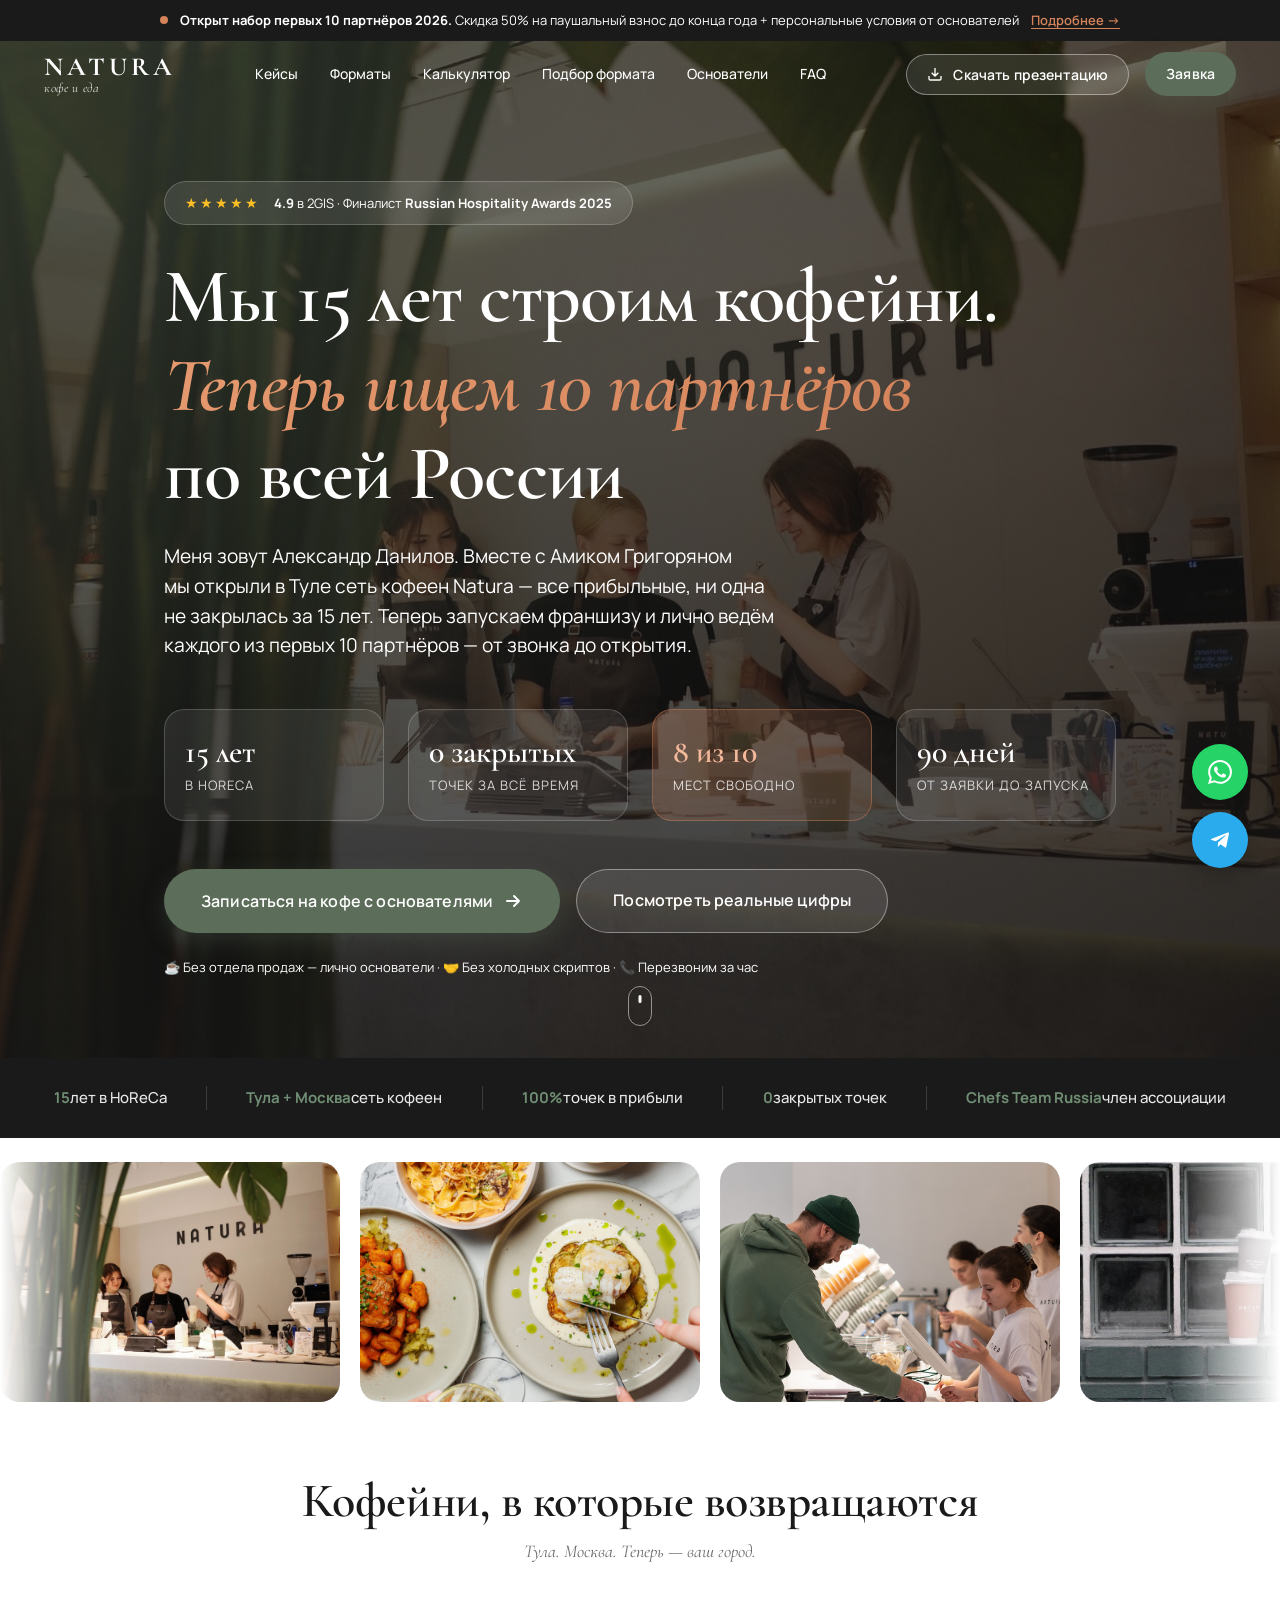
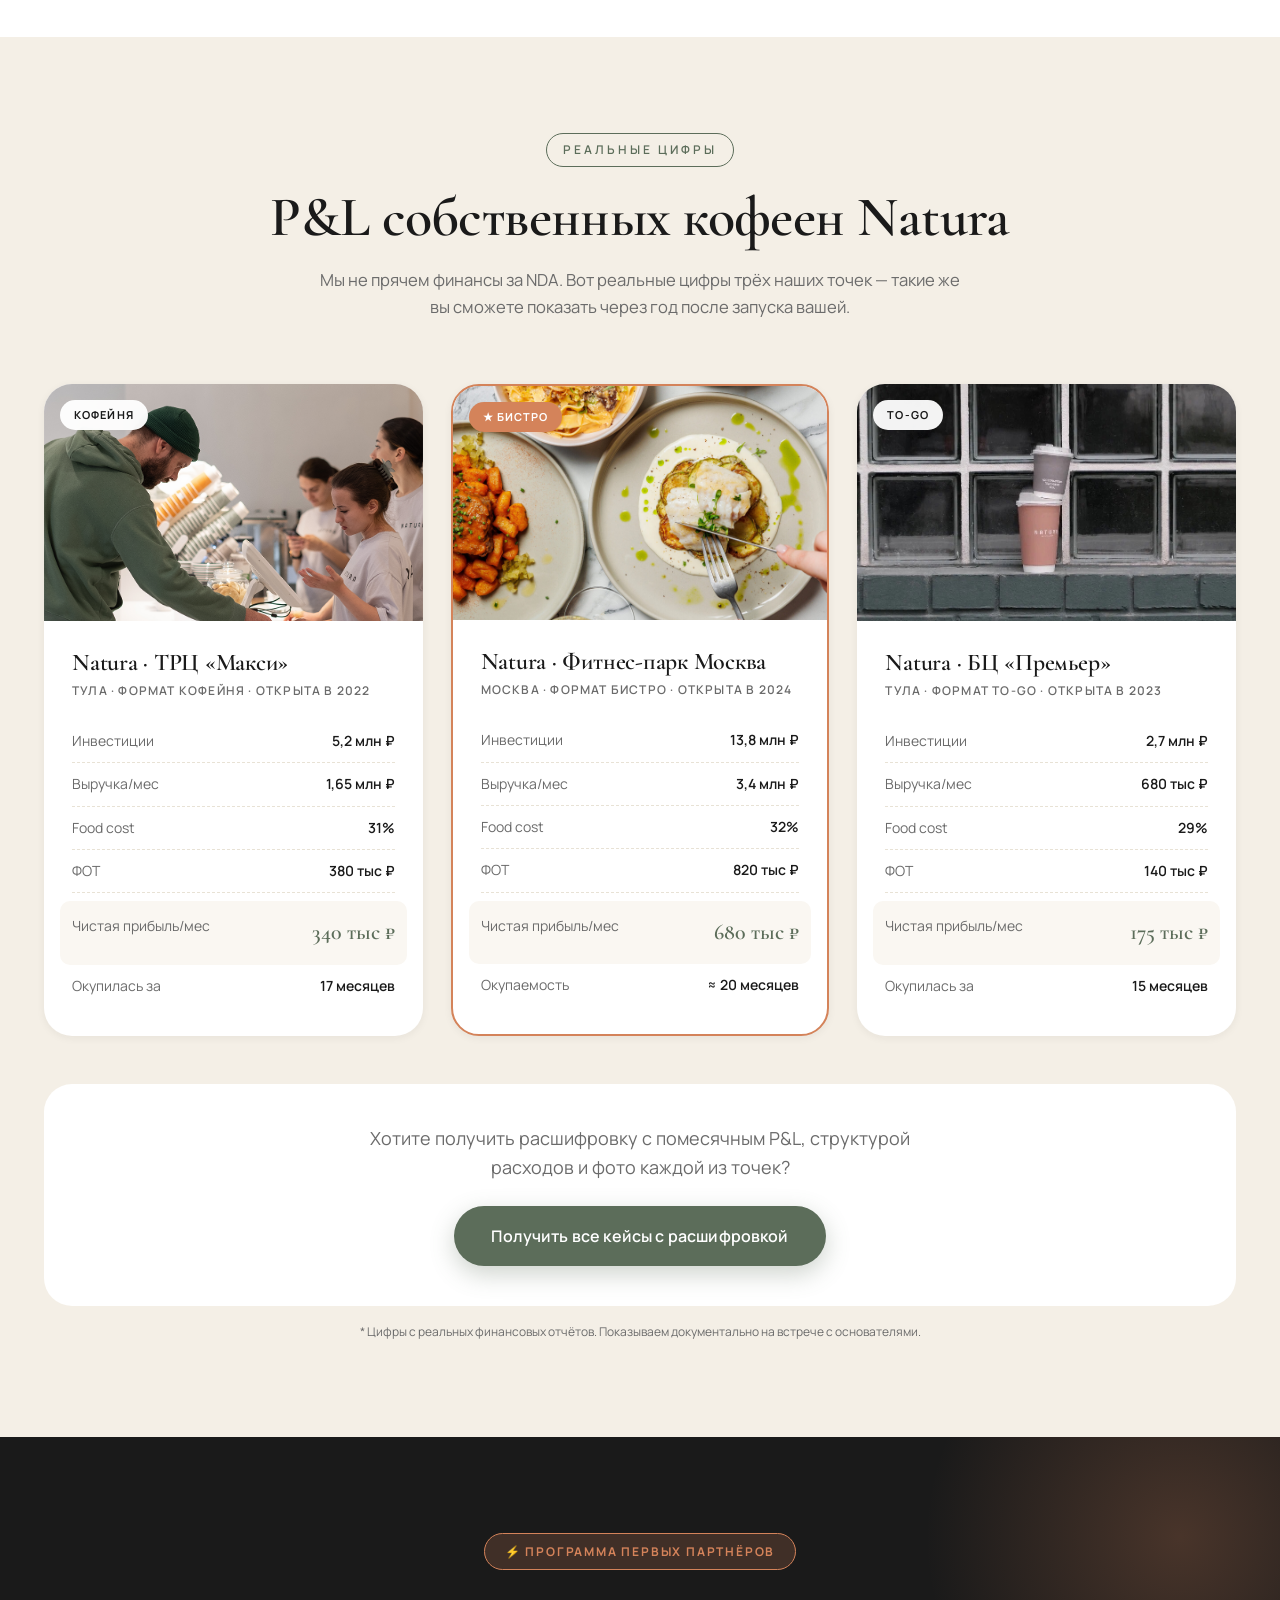
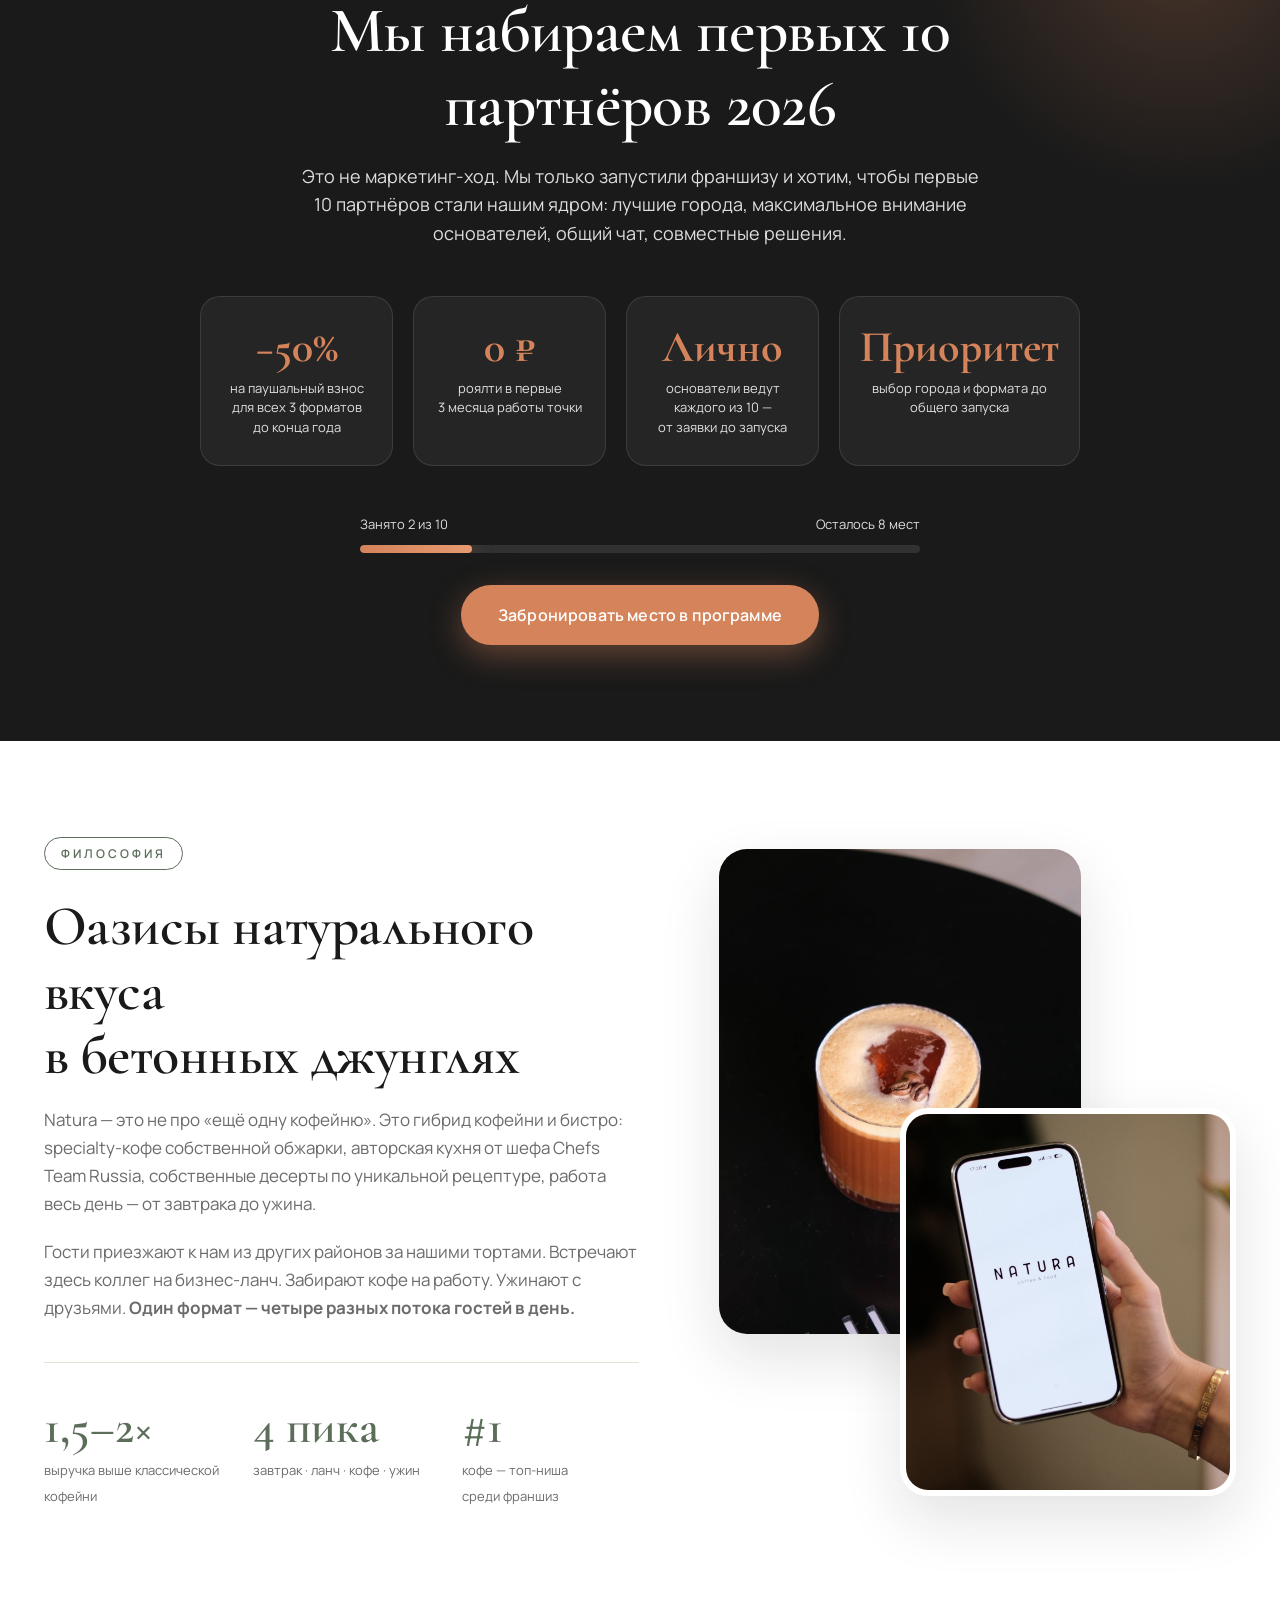
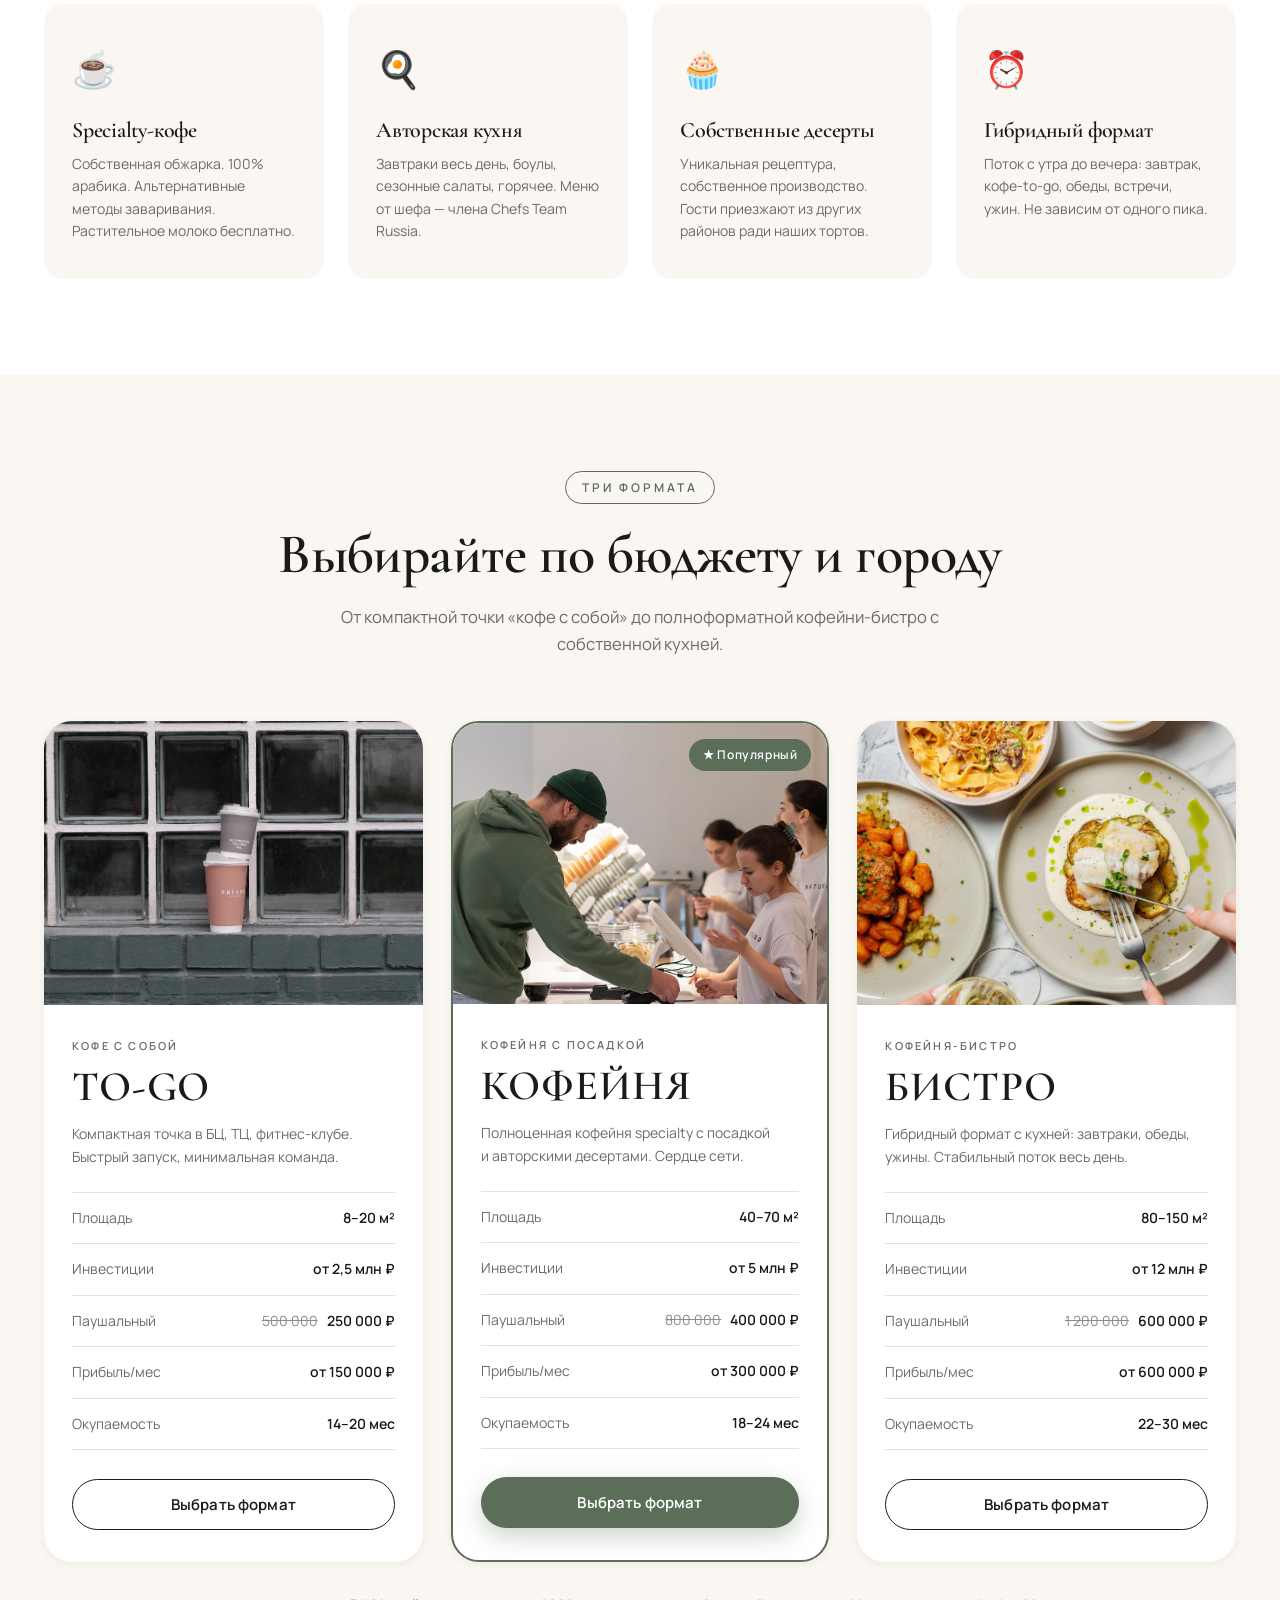
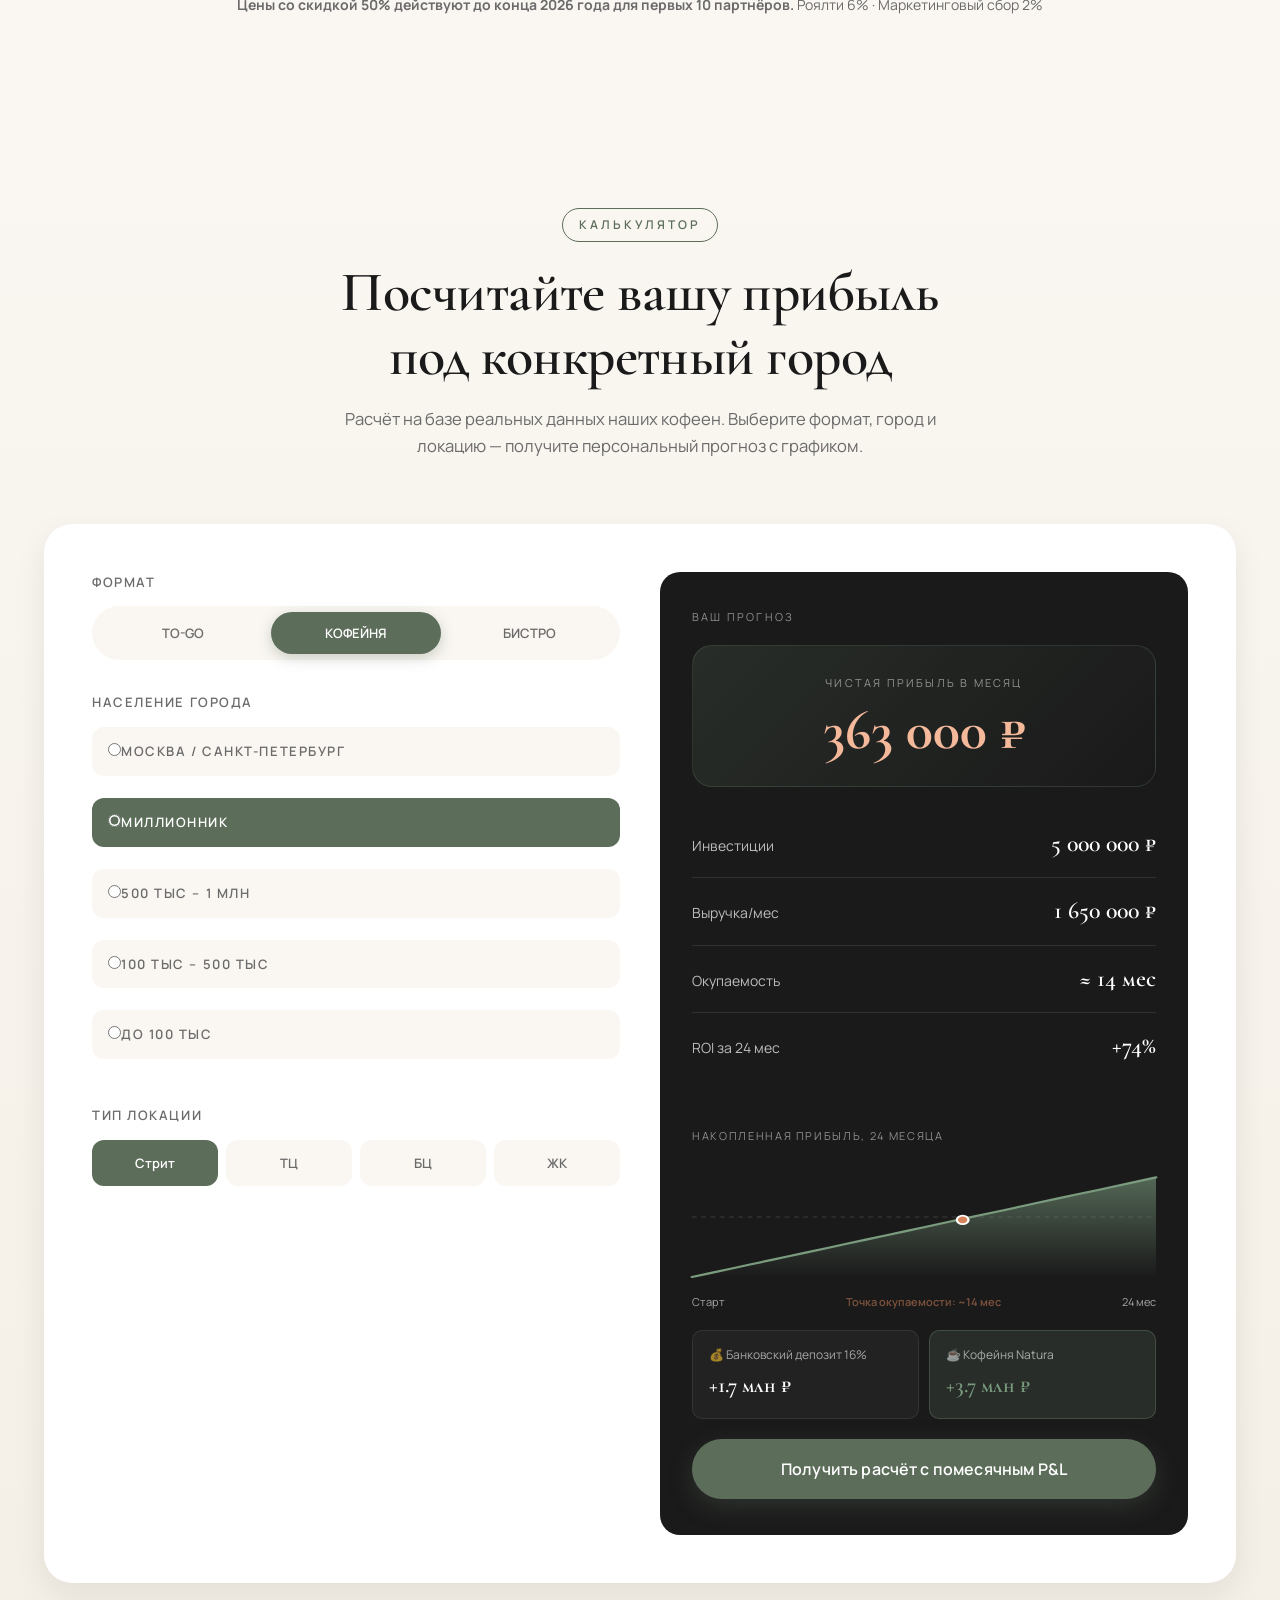
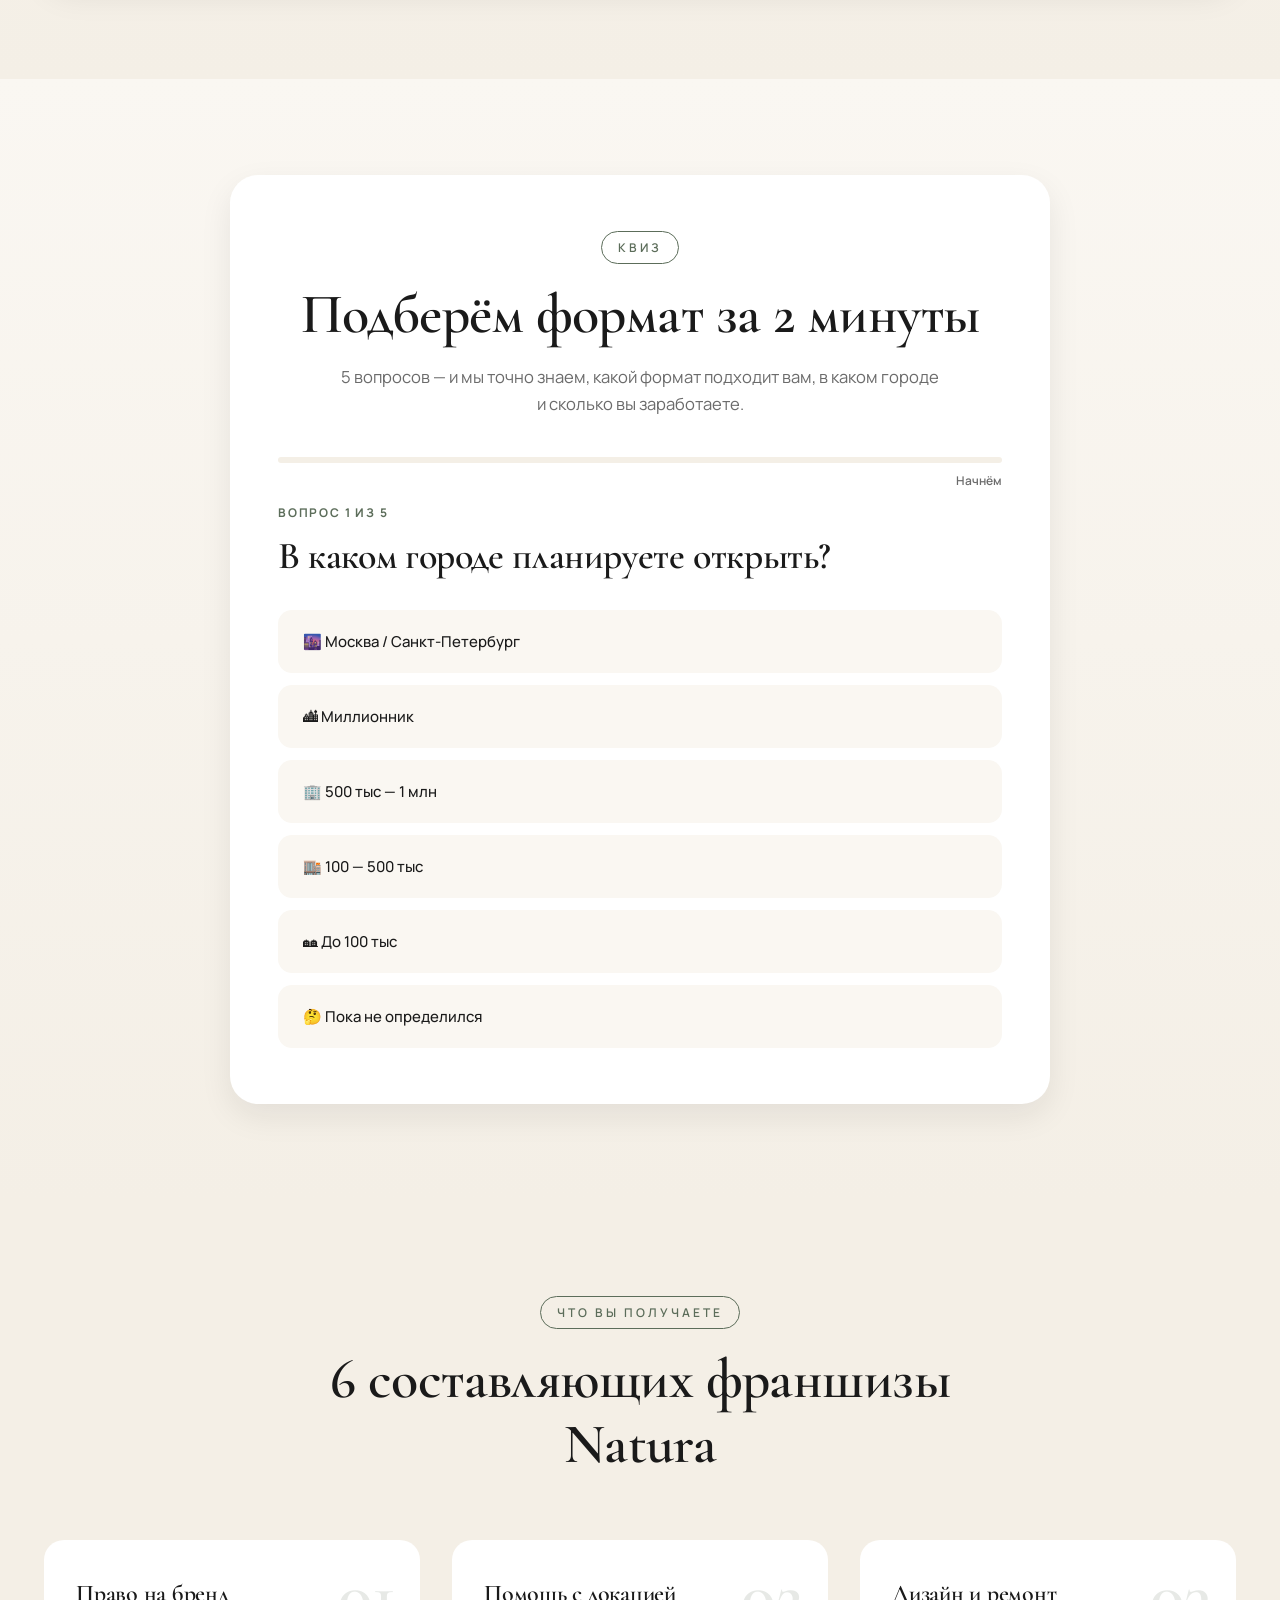
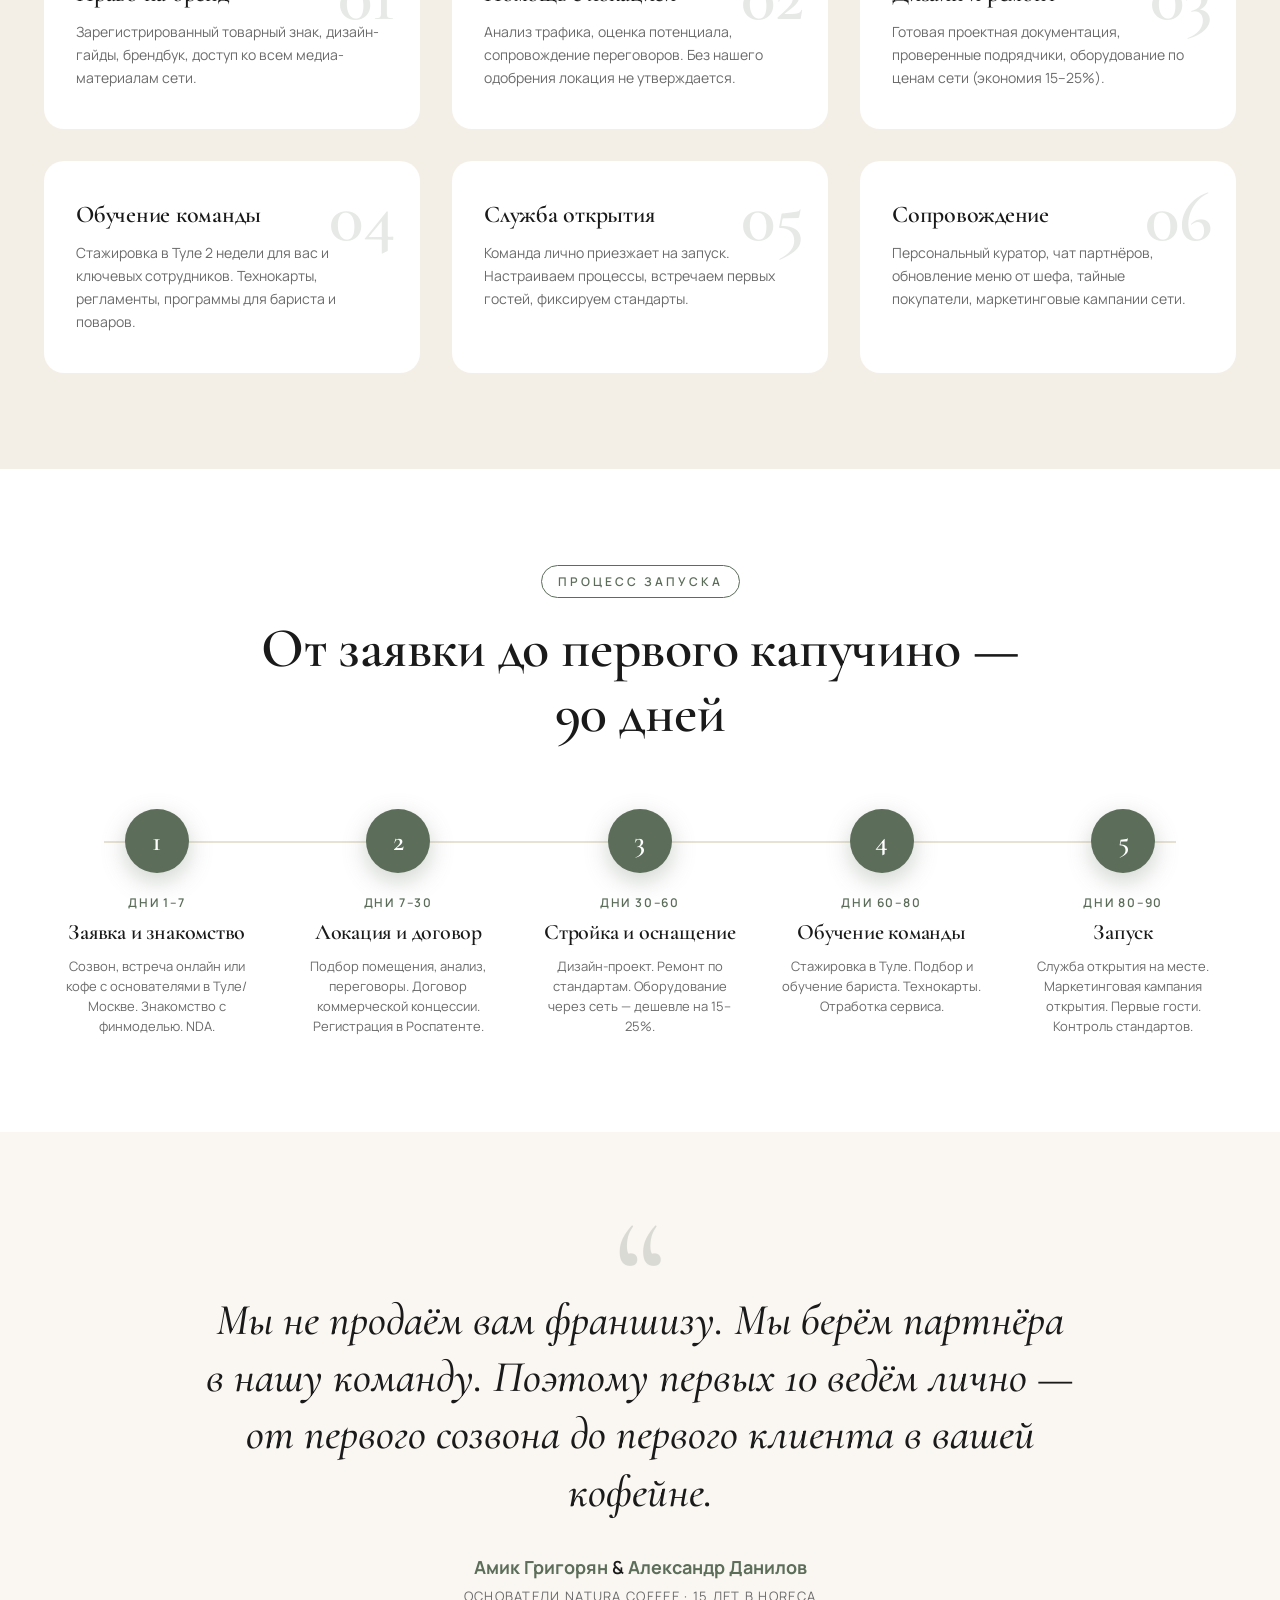
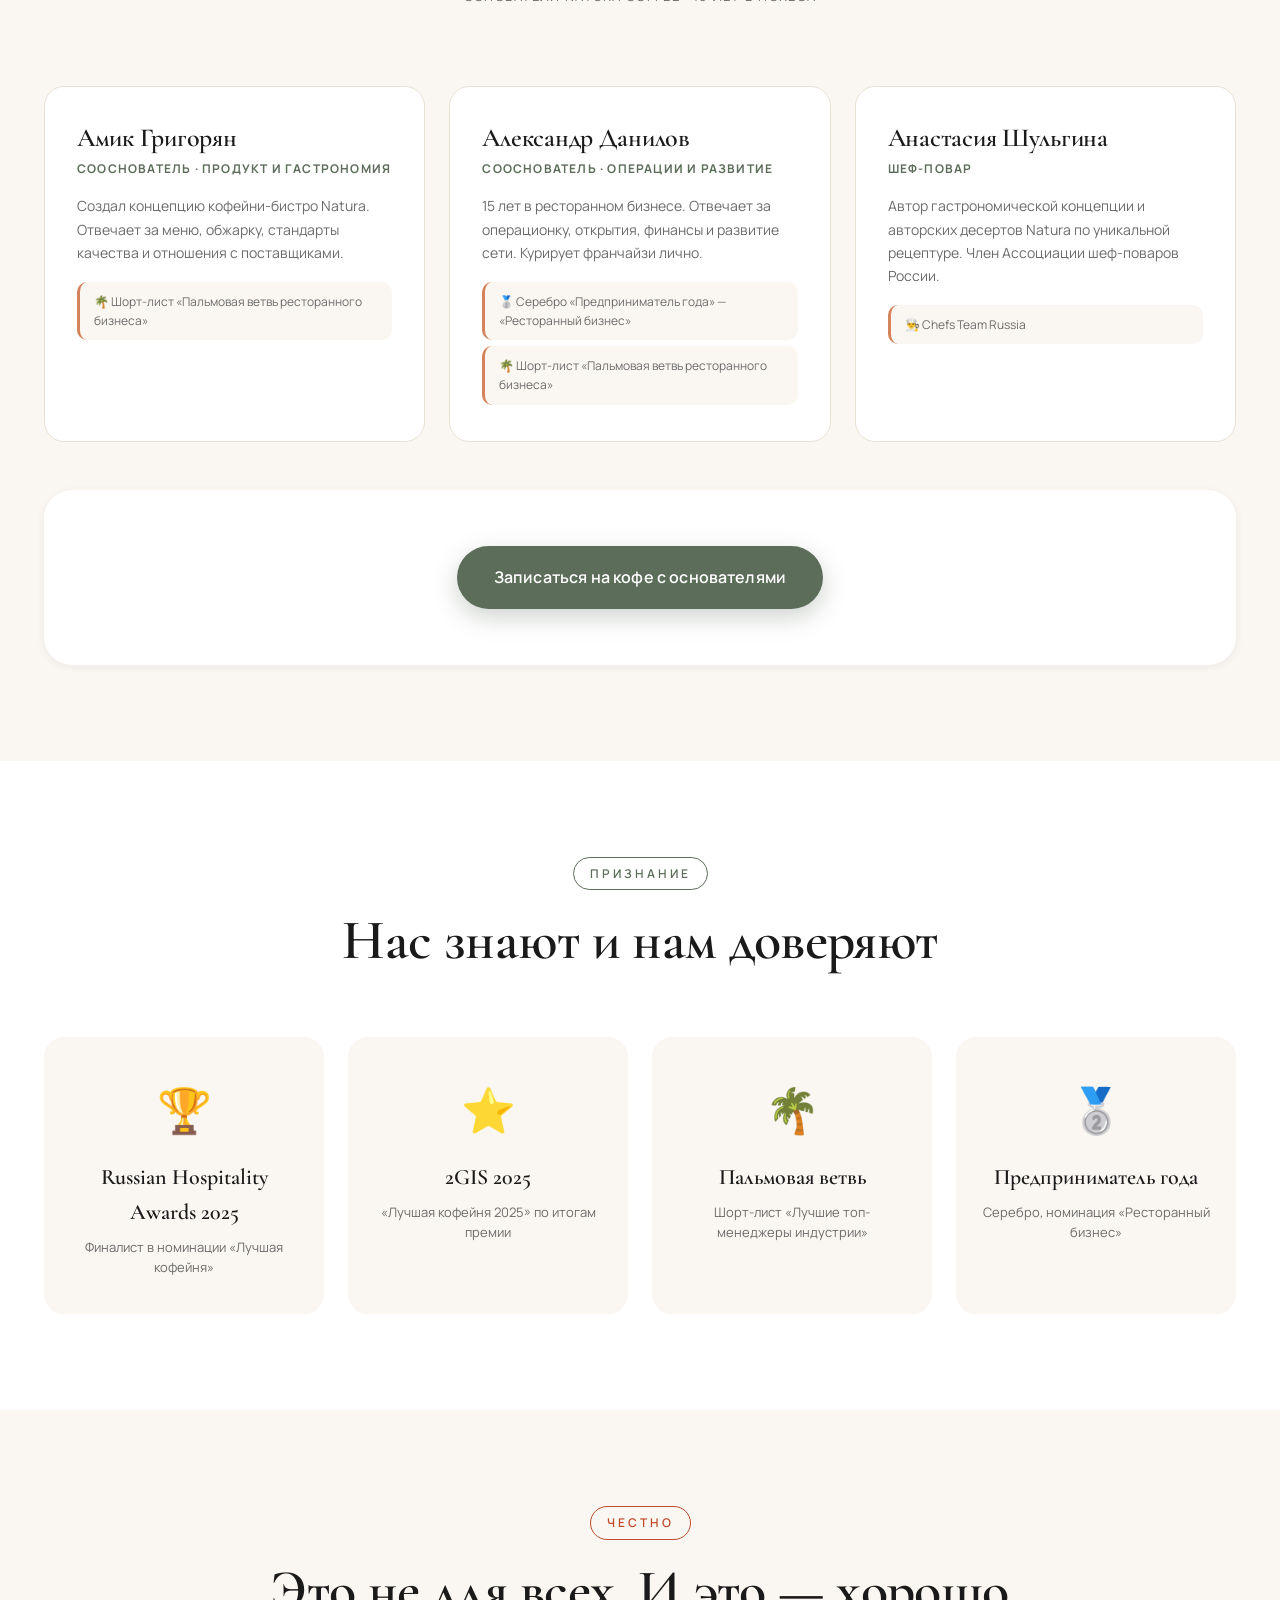
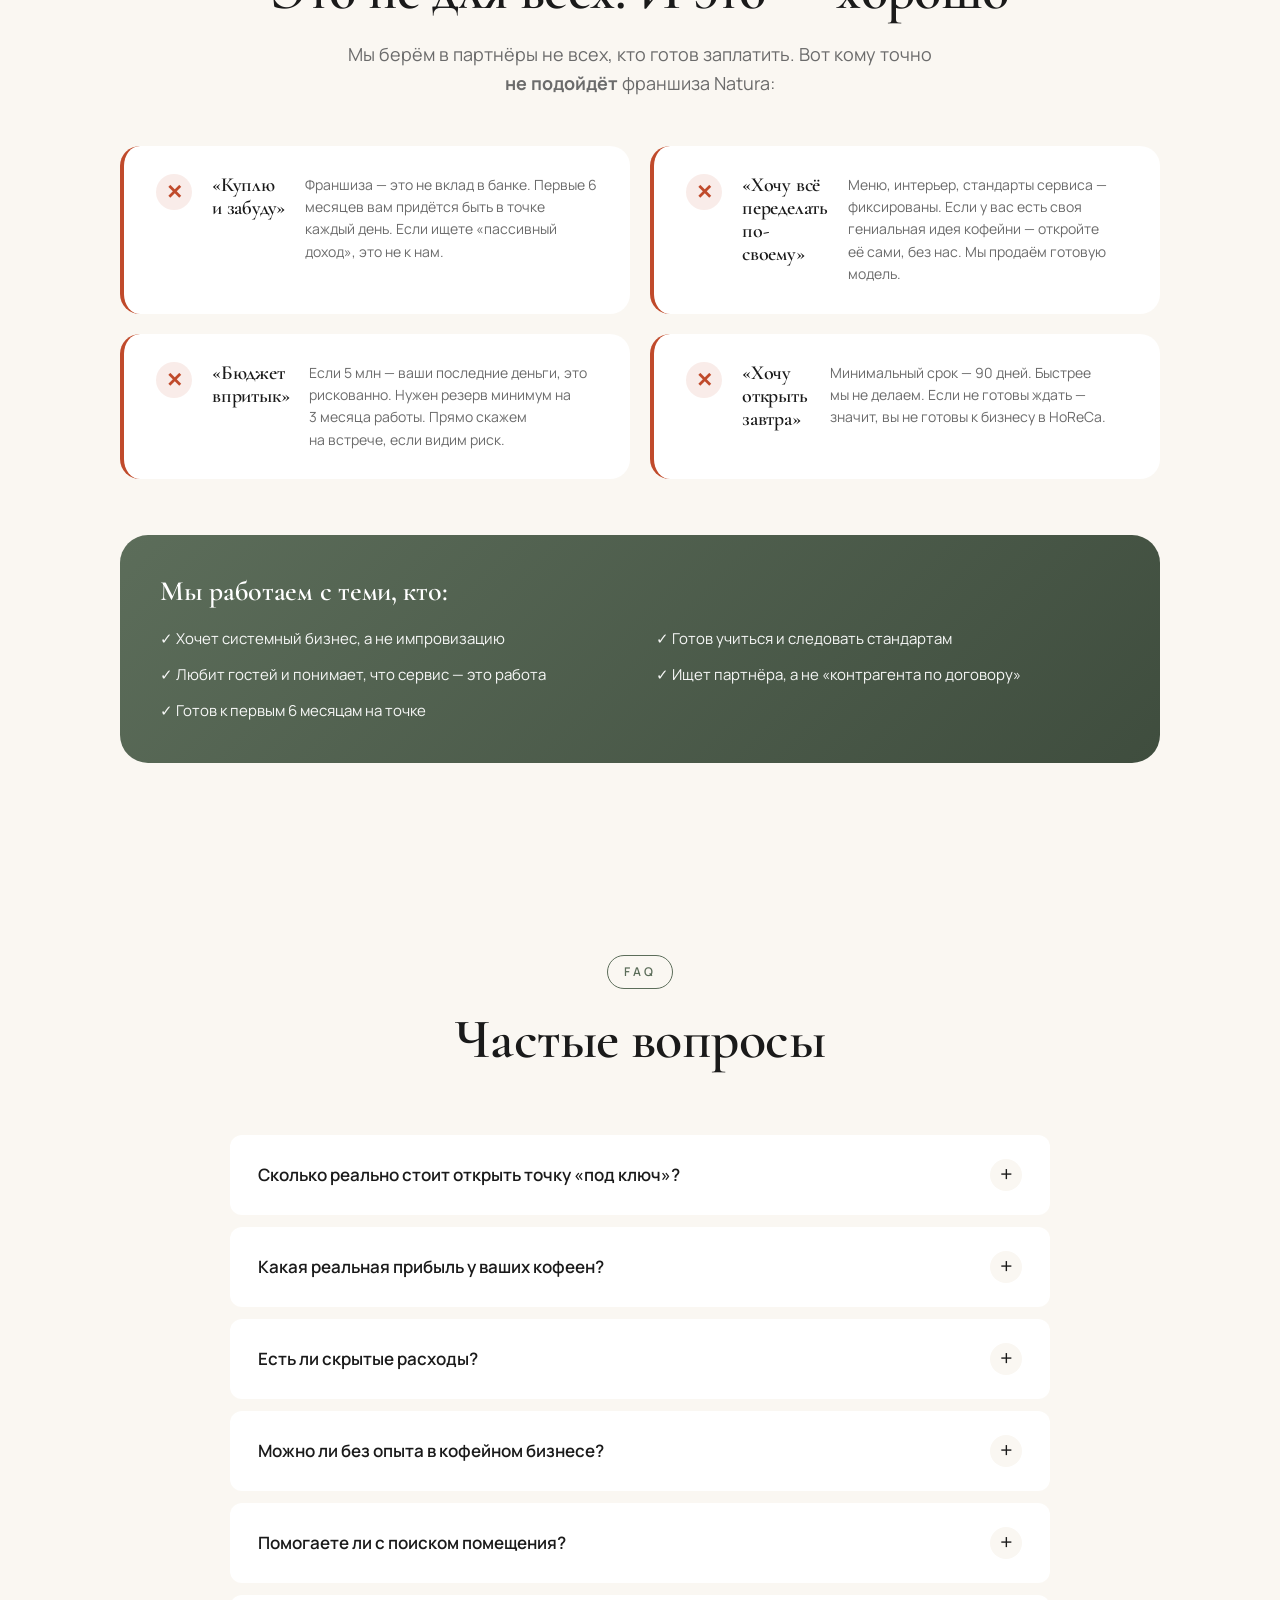
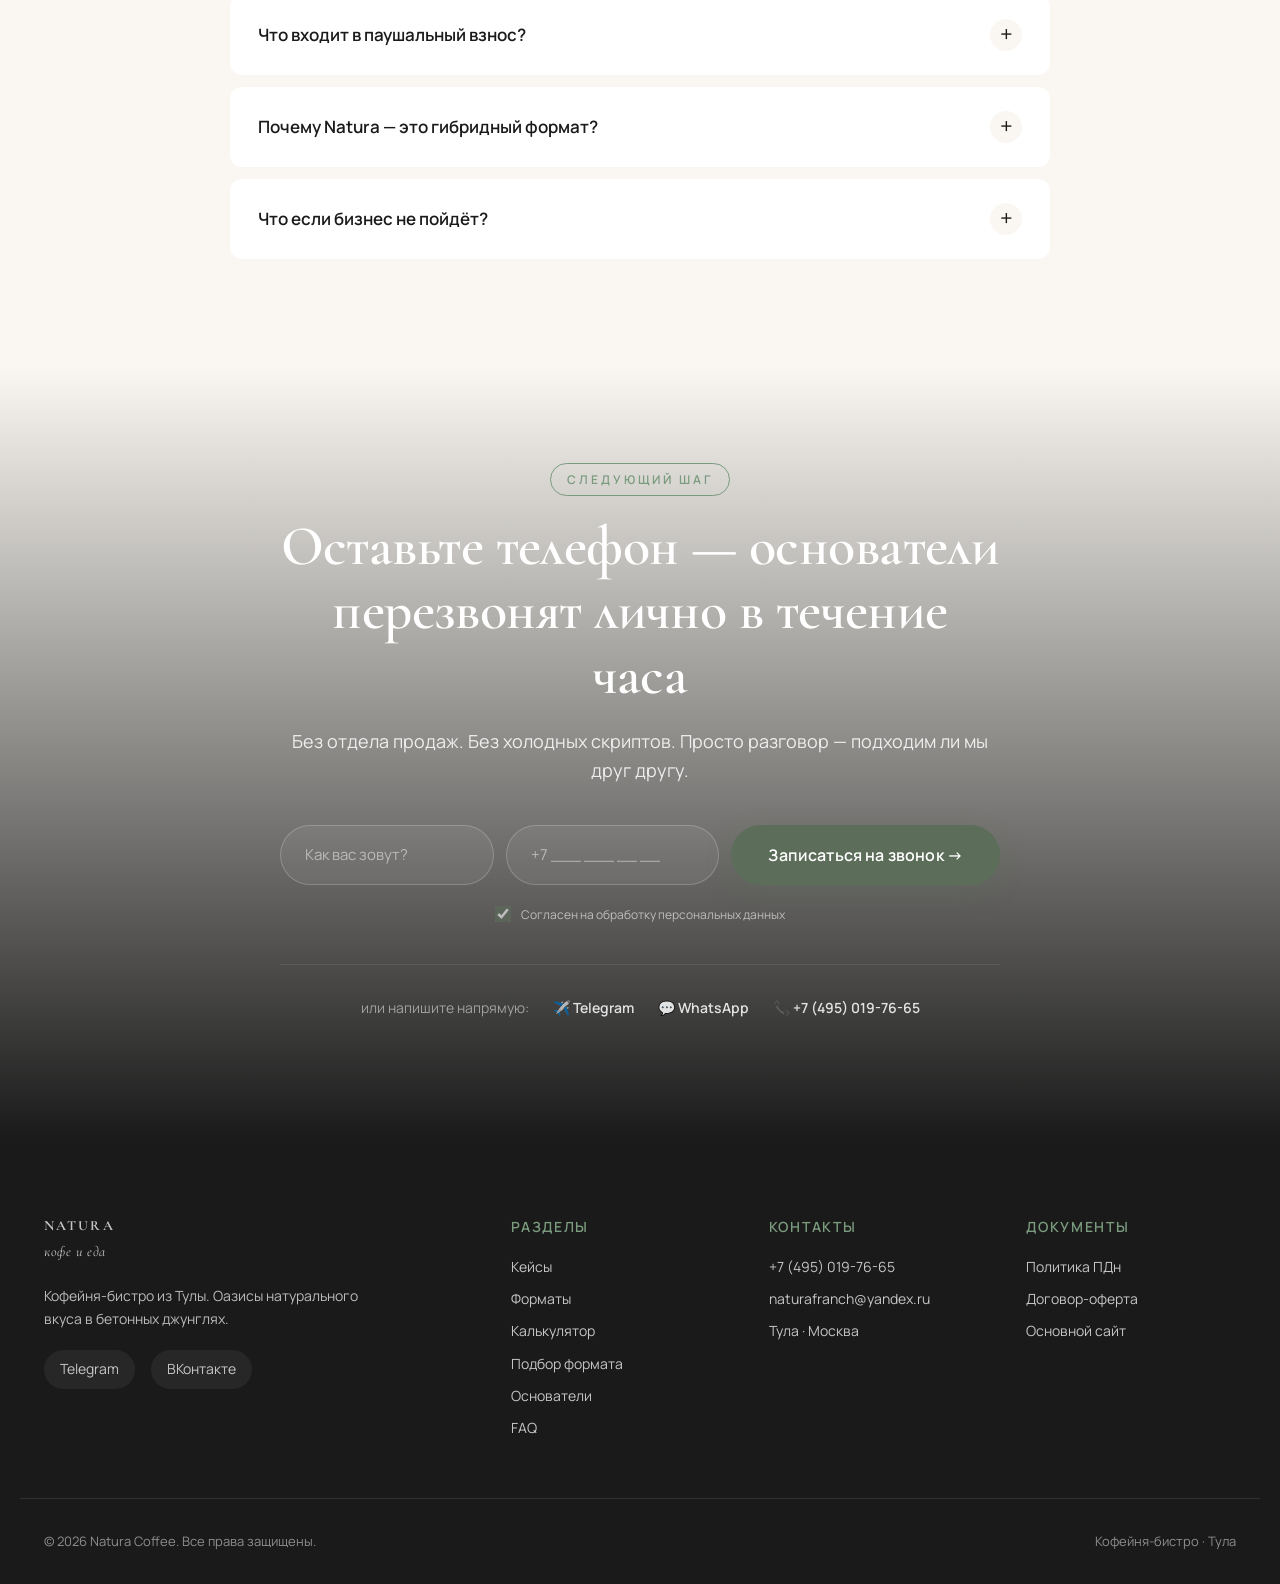
<file: b.html>
<!DOCTYPE html>
<html lang="ru">
<head>
<meta charset="UTF-8">
<meta name="viewport" content="width=device-width, initial-scale=1.0">
<title>Франшиза Natura — ищем 10 партнёров, которые мечтали о своей кофейне</title>
<meta name="description" content="Мы — Амик и Александр, 15 лет строим кофейни в Туле. Теперь ищем 10 партнёров по всей России. Полное сопровождение от основателей. Франшиза от 5 млн ₽.">
<meta property="og:title" content="Франшиза Natura Coffee — кофейня-бистро">
<meta property="og:description" content="Первые 10 партнёров получают персональные условия от основателей. Запуск за 90 дней.">
<meta property="og:type" content="website">
<meta property="og:image" content="img/natura/interior-team.jpg">
<link rel="preconnect" href="https://fonts.googleapis.com">
<link rel="preconnect" href="https://fonts.gstatic.com" crossorigin>
<link href="https://fonts.googleapis.com/css2?family=Cormorant+Garamond:wght@400;500;600;700&family=Manrope:wght@300;400;500;600;700;800&display=swap" rel="stylesheet">
<link rel="icon" type="image/svg+xml" href="favicon.svg">
<link rel="stylesheet" href="styles.css">
<!-- ============ SENTRY (Sprint 15 observability) ============ -->
<!-- Replace __SENTRY_DSN__ after Sentry project creation. See ops/README.md. -->
<script src="https://browser.sentry-cdn.com/8.45.0/bundle.tracing.replay.min.js" crossorigin="anonymous"></script>
<script>
  (function () {
    var DSN = "__SENTRY_DSN__";
    if (window.Sentry && DSN.indexOf("https://") === 0) {
      Sentry.init({
        dsn: DSN,
        release: "natura-franchise@0.1.0-sprint15",
        environment: "production",
        tracesSampleRate: 0.1,
        replaysSessionSampleRate: 0.05,
        replaysOnErrorSampleRate: 1.0,
        integrations: [Sentry.replayIntegration({ maskAllText: false, blockAllMedia: true })]
      });
    }
    window.addEventListener('error', function (e) {
      if (e.target instanceof HTMLImageElement && window.Sentry) {
        Sentry.captureMessage('img-load-error', { level: 'warning', extra: { url: e.target.src, page: location.pathname } });
      }
    }, true);
    try {
      var qp = new URLSearchParams(window.location.search);
      if (qp.get('_probe') === 'true') {
        if (window.console) console.log('[probe] heartbeat ' + location.pathname);
        if (window.Sentry) Sentry.captureMessage('synthetic-probe', { level: 'info', tags: { synthetic: 'true', page: location.pathname } });
      }
    } catch (e) { /* no-op */ }
  })();
</script>

<!-- Yandex.Metrika counter (Sprint 27.3) -->
<script type="text/javascript">
  (function(m,e,t,r,i,k,a){m[i]=m[i]||function(){(m[i].a=m[i].a||[]).push(arguments)};
  m[i].l=1*new Date();
  for (var j = 0; j < document.scripts.length; j++) {if (document.scripts[j].src === r) { return; }}
  k=e.createElement(t),a=e.getElementsByTagName(t)[0],k.async=1,k.src=r,a.parentNode.insertBefore(k,a)})
  (window, document, "script", "https://mc.yandex.ru/metrika/tag.js?id=109104067", "ym");
  ym(109104067, "init", {clickmap:true, trackLinks:true, accurateTrackBounce:true, webvisor:true, ecommerce:"dataLayer"});
</script>
<noscript><div><img src="https://mc.yandex.ru/watch/109104067" style="position:absolute; left:-9999px;" alt="" /></div></noscript>
<!-- /Yandex.Metrika counter -->
</head>
<body>

<!-- ============ ANNOUNCEMENT BAR ============ -->
<div class="announce">
  <div class="container">
    <span class="announce__pulse"></span>
    <span><b>Открыт набор первых 10 партнёров 2026.</b> Скидка 50% на&nbsp;паушальный взнос до&nbsp;конца года + персональные условия от&nbsp;основателей</span>
    <a href="#scarcity">Подробнее →</a>
  </div>
</div>

<!-- ============ HEADER ============ -->
<header class="header" id="header">
  <div class="container header__inner">
    <a href="#top" class="logo">
      <span class="logo__mark">NATURA</span>
      <span class="logo__sub">кофе и еда</span>
    </a>
    <nav class="nav">
      <a href="#cases">Кейсы</a>
      <a href="#formats">Форматы</a>
      <a href="#calc">Калькулятор</a>
      <a href="#quiz">Подбор формата</a>
      <a href="#founders">Основатели</a>
      <a href="#faq">FAQ</a>
    </nav>
    <div class="header__actions">
      <button class="btn btn--ghost btn--sm" data-open-form data-context="pdf">
        <svg width="16" height="16" viewBox="0 0 24 24" fill="none" stroke="currentColor" stroke-width="2"><path d="M21 15v4a2 2 0 0 1-2 2H5a2 2 0 0 1-2-2v-4M7 10l5 5 5-5M12 15V3"/></svg>
        Скачать презентацию
      </button>
      <a href="#contact" class="btn btn--primary btn--sm" data-open-form>Заявка</a>
    </div>
    <button class="burger" aria-label="Меню" id="burger">
      <span></span><span></span><span></span>
    </button>
  </div>
</header>

<!-- ============ HERO (VARIANT B: personal/story) ============ -->
<section class="hero" id="top">
  <div class="hero__bg">
    <img src="img/natura/interior-team.jpg" alt="Интерьер кофейни-бистро Natura" loading="eager">
    <div class="hero__overlay"></div>
  </div>
  <div class="container hero__inner">

    <div class="hero__socialproof">
      <div class="hero__stars">★★★★★</div>
      <span><b>4.9</b> в 2GIS · Финалист <b>Russian Hospitality Awards 2025</b></span>
    </div>

    <h1 class="hero__title">
      Мы 15 лет строим кофейни.<br>
      <span class="hero__title-accent">Теперь ищем 10 партнёров</span><br>
      по всей России
    </h1>

    <p class="hero__subtitle">
      Меня зовут Александр Данилов. Вместе с&nbsp;Амиком Григоряном мы&nbsp;открыли в&nbsp;Туле сеть кофеен Natura — все прибыльные, ни&nbsp;одна не&nbsp;закрылась за&nbsp;15&nbsp;лет. Теперь запускаем франшизу и&nbsp;лично ведём каждого из&nbsp;первых 10&nbsp;партнёров — от&nbsp;звонка до&nbsp;открытия.
    </p>

    <div class="hero__metrics">
      <div class="metric">
        <div class="metric__value">15 лет</div>
        <div class="metric__label">В HoReCa</div>
      </div>
      <div class="metric">
        <div class="metric__value">0 закрытых</div>
        <div class="metric__label">Точек за всё время</div>
      </div>
      <div class="metric metric--accent">
        <div class="metric__value">8 из 10</div>
        <div class="metric__label">Мест свободно</div>
      </div>
      <div class="metric">
        <div class="metric__value">90 дней</div>
        <div class="metric__label">От заявки до запуска</div>
      </div>
    </div>

    <div class="hero__cta">
      <button class="btn btn--primary btn--lg" data-open-form data-context="meeting">
        Записаться на кофе с основателями
        <svg width="20" height="20" viewBox="0 0 20 20" fill="none"><path d="M4 10h12m0 0l-5-5m5 5l-5 5" stroke="currentColor" stroke-width="2" stroke-linecap="round"/></svg>
      </button>
      <a href="#cases" class="btn btn--ghost btn--lg">
        Посмотреть реальные цифры
      </a>
    </div>

    <p class="hero__microcopy">☕ Без отдела продаж — лично основатели · 🤝 Без холодных скриптов · 📞 Перезвоним за час</p>
  </div>

  <a href="#gallery" class="hero__scroll" aria-label="Скролл вниз">
    <span></span>
  </a>
</section>

<!-- ============ TRUST BAR ============ -->
<section class="trust">
  <div class="container">
    <div class="trust__item"><strong>15</strong>лет в HoReCa</div>
    <div class="trust__divider"></div>
    <div class="trust__item"><strong>Тула + Москва</strong>сеть кофеен</div>
    <div class="trust__divider"></div>
    <div class="trust__item"><strong>100%</strong>точек в прибыли</div>
    <div class="trust__divider"></div>
    <div class="trust__item"><strong>0</strong>закрытых точек</div>
    <div class="trust__divider"></div>
    <div class="trust__item"><strong>Chefs Team Russia</strong>член ассоциации</div>
  </div>
</section>

<!-- ============ GALLERY STRIP ============ -->
<section class="gallery" id="gallery">
  <div class="gallery__marquee">
    <div class="gallery__track">
      <img src="img/natura/interior-team.jpg" alt="">
      <img src="img/natura/food-assortment.jpg" alt="">
      <img src="img/natura/interior-checkout.png" alt="">
      <img src="img/natura/coffee-togo.jpg" alt="">
      <img src="img/natura/brand-phone.jpg" alt="">
      <img src="img/natura/coffee-signature.jpg" alt="">
      <img src="img/natura/food-pasta.jpg" alt="">
      <img src="img/natura/cake-raspberry.jpg" alt="">
      <!-- duplicate for seamless loop -->
      <img src="img/natura/interior-team.jpg" alt="">
      <img src="img/natura/food-assortment.jpg" alt="">
      <img src="img/natura/interior-checkout.png" alt="">
      <img src="img/natura/coffee-togo.jpg" alt="">
      <img src="img/natura/brand-phone.jpg" alt="">
      <img src="img/natura/coffee-signature.jpg" alt="">
      <img src="img/natura/food-pasta.jpg" alt="">
      <img src="img/natura/cake-raspberry.jpg" alt="">
    </div>
  </div>
  <div class="container gallery__caption">
    <h2>Кофейни, в&nbsp;которые возвращаются</h2>
    <p>Тула. Москва. Теперь — ваш город.</p>
  </div>
</section>

<!-- ============ CASES ============ -->
<section class="section cases" id="cases">
  <div class="container">
    <div class="section__head">
      <div class="section__label">Реальные цифры</div>
      <h2 class="section__title">P&amp;L собственных кофеен Natura</h2>
      <p class="section__lead">Мы не прячем финансы за NDA. Вот реальные цифры трёх наших точек — такие же вы сможете показать через год после запуска вашей.</p>
    </div>

    <div class="cases__grid">
      <article class="case">
        <div class="case__image">
          <img src="img/natura/interior-checkout.png" alt="Natura Тула ТРЦ">
          <div class="case__badge">Кофейня</div>
        </div>
        <div class="case__body">
          <h3>Natura · ТРЦ «Макси»</h3>
          <div class="case__meta">Тула · формат Кофейня · открыта в 2022</div>
          <div class="case__pnl">
            <div class="pnl-row"><span>Инвестиции</span><b>5,2 млн ₽</b></div>
            <div class="pnl-row"><span>Выручка/мес</span><b>1,65 млн ₽</b></div>
            <div class="pnl-row"><span>Food cost</span><b>31%</b></div>
            <div class="pnl-row"><span>ФОТ</span><b>380 тыс ₽</b></div>
            <div class="pnl-row pnl-row--accent"><span>Чистая прибыль/мес</span><b>340 тыс ₽</b></div>
            <div class="pnl-row"><span>Окупилась за</span><b>17 месяцев</b></div>
          </div>
        </div>
      </article>

      <article class="case case--featured">
        <div class="case__image">
          <img src="img/natura/food-assortment.jpg" alt="Natura Москва Фитнес-парк">
          <div class="case__badge case__badge--featured">★ Бистро</div>
        </div>
        <div class="case__body">
          <h3>Natura · Фитнес-парк Москва</h3>
          <div class="case__meta">Москва · формат Бистро · открыта в 2024</div>
          <div class="case__pnl">
            <div class="pnl-row"><span>Инвестиции</span><b>13,8 млн ₽</b></div>
            <div class="pnl-row"><span>Выручка/мес</span><b>3,4 млн ₽</b></div>
            <div class="pnl-row"><span>Food cost</span><b>32%</b></div>
            <div class="pnl-row"><span>ФОТ</span><b>820 тыс ₽</b></div>
            <div class="pnl-row pnl-row--accent"><span>Чистая прибыль/мес</span><b>680 тыс ₽</b></div>
            <div class="pnl-row"><span>Окупаемость</span><b>≈ 20 месяцев</b></div>
          </div>
        </div>
      </article>

      <article class="case">
        <div class="case__image">
          <img src="img/natura/coffee-togo.jpg" alt="Natura TO-GO БЦ">
          <div class="case__badge">TO-GO</div>
        </div>
        <div class="case__body">
          <h3>Natura · БЦ «Премьер»</h3>
          <div class="case__meta">Тула · формат TO-GO · открыта в 2023</div>
          <div class="case__pnl">
            <div class="pnl-row"><span>Инвестиции</span><b>2,7 млн ₽</b></div>
            <div class="pnl-row"><span>Выручка/мес</span><b>680 тыс ₽</b></div>
            <div class="pnl-row"><span>Food cost</span><b>29%</b></div>
            <div class="pnl-row"><span>ФОТ</span><b>140 тыс ₽</b></div>
            <div class="pnl-row pnl-row--accent"><span>Чистая прибыль/мес</span><b>175 тыс ₽</b></div>
            <div class="pnl-row"><span>Окупилась за</span><b>15 месяцев</b></div>
          </div>
        </div>
      </article>
    </div>

    <div class="cases__cta">
      <p>Хотите получить расшифровку с помесячным P&amp;L, структурой расходов и фото каждой из точек?</p>
      <button class="btn btn--primary btn--lg" data-open-form data-context="cases">
        Получить все кейсы с расшифровкой
      </button>
    </div>

    <p class="cases__disclaimer">
      * Цифры с&nbsp;реальных финансовых отчётов. Показываем документально на&nbsp;встрече с&nbsp;основателями.
    </p>
  </div>
</section>

<!-- ============ SCARCITY: FIRST 10 PARTNERS ============ -->
<section class="section scarcity" id="scarcity">
  <div class="container">
    <div class="scarcity__wrap">
      <div class="scarcity__label">⚡ Программа первых партнёров</div>
      <h2 class="scarcity__title">Мы набираем первых 10 партнёров 2026</h2>
      <p class="scarcity__lead">
        Это не маркетинг-ход. Мы только запустили франшизу и&nbsp;хотим, чтобы первые 10&nbsp;партнёров стали нашим ядром: лучшие города, максимальное внимание основателей, общий чат, совместные решения.
      </p>

      <div class="scarcity__grid">
        <div class="scarcity__item">
          <div class="scarcity__num">−50%</div>
          <div class="scarcity__text">на&nbsp;паушальный взнос для&nbsp;всех 3 форматов до&nbsp;конца года</div>
        </div>
        <div class="scarcity__item">
          <div class="scarcity__num">0&nbsp;₽</div>
          <div class="scarcity__text">роялти в&nbsp;первые 3&nbsp;месяца работы точки</div>
        </div>
        <div class="scarcity__item">
          <div class="scarcity__num">Лично</div>
          <div class="scarcity__text">основатели ведут каждого из&nbsp;10 — от&nbsp;заявки до&nbsp;запуска</div>
        </div>
        <div class="scarcity__item">
          <div class="scarcity__num">Приоритет</div>
          <div class="scarcity__text">выбор города и формата до общего запуска</div>
        </div>
      </div>

      <div class="scarcity__progress">
        <div class="scarcity__progress-label">
          <span>Занято 2 из 10</span>
          <span>Осталось 8 мест</span>
        </div>
        <div class="scarcity__bar"><div class="scarcity__bar-fill" style="width:20%"></div></div>
      </div>

      <button class="btn btn--primary btn--lg" data-open-form data-context="scarcity">
        Забронировать место в программе
      </button>
    </div>
  </div>
</section>

<!-- ============ PHILOSOPHY ============ -->
<section class="section philosophy" id="philosophy">
  <div class="container">
    <div class="philosophy__grid">
      <div class="philosophy__text">
        <div class="section__label">Философия</div>
        <h2 class="section__title">Оазисы натурального вкуса<br>в&nbsp;бетонных джунглях</h2>
        <p class="philosophy__lead">
          Natura — это не про «ещё одну кофейню». Это гибрид кофейни и бистро: specialty-кофе собственной обжарки, авторская кухня от&nbsp;шефа Chefs Team Russia, собственные десерты по уникальной рецептуре, работа весь день — от&nbsp;завтрака до ужина.
        </p>
        <p class="philosophy__lead">
          Гости приезжают к нам из других районов за нашими тортами. Встречают здесь&nbsp;коллег на бизнес-ланч. Забирают кофе на работу. Ужинают с друзьями. <b>Один формат — четыре разных потока гостей в день.</b>
        </p>

        <div class="philosophy__stats">
          <div><b>1,5–2×</b><span>выручка выше классической кофейни</span></div>
          <div><b>4 пика</b><span>завтрак · ланч · кофе · ужин</span></div>
          <div><b>#1</b><span>кофе — топ-ниша<br>среди франшиз</span></div>
        </div>
      </div>
      <div class="philosophy__image">
        <img src="img/natura/coffee-signature.jpg" alt="Стакан Natura" loading="lazy">
        <img src="img/natura/brand-phone.jpg" alt="Полка с чашками Natura" loading="lazy" class="philosophy__image--second">
      </div>
    </div>

    <div class="pillars">
      <div class="pillar">
        <div class="pillar__icon">☕</div>
        <h3>Specialty-кофе</h3>
        <p>Собственная обжарка. 100% арабика. Альтернативные методы заваривания. Растительное молоко бесплатно.</p>
      </div>
      <div class="pillar">
        <div class="pillar__icon">🍳</div>
        <h3>Авторская кухня</h3>
        <p>Завтраки весь день, боулы, сезонные салаты, горячее. Меню от шефа — члена Chefs Team Russia.</p>
      </div>
      <div class="pillar">
        <div class="pillar__icon">🧁</div>
        <h3>Собственные десерты</h3>
        <p>Уникальная рецептура, собственное производство. Гости приезжают из других районов ради наших тортов.</p>
      </div>
      <div class="pillar">
        <div class="pillar__icon">⏰</div>
        <h3>Гибридный формат</h3>
        <p>Поток с&nbsp;утра до&nbsp;вечера: завтрак, кофе-to-go, обеды, встречи, ужин. Не&nbsp;зависим от&nbsp;одного пика.</p>
      </div>
    </div>
  </div>
</section>

<!-- ============ FORMATS ============ -->
<section class="section formats" id="formats">
  <div class="container">
    <div class="section__head">
      <div class="section__label">Три формата</div>
      <h2 class="section__title">Выбирайте по&nbsp;бюджету и&nbsp;городу</h2>
      <p class="section__lead">От компактной точки «кофе с собой» до полноформатной кофейни-бистро с собственной кухней.</p>
    </div>

    <div class="formats__grid">
      <article class="format-card" data-format="togo">
        <div class="format-card__image">
          <img src="img/natura/coffee-togo.jpg" alt="Формат кофе с собой" loading="lazy">
        </div>
        <div class="format-card__body">
          <div class="format-card__tag">Кофе с собой</div>
          <h3 class="format-card__title">TO-GO</h3>
          <p class="format-card__desc">Компактная точка в&nbsp;БЦ, ТЦ, фитнес-клубе. Быстрый запуск, минимальная команда.</p>
          <ul class="format-card__params">
            <li><span>Площадь</span><b>8–20 м²</b></li>
            <li><span>Инвестиции</span><b>от 2,5 млн ₽</b></li>
            <li><span>Паушальный</span><b><s>500 000</s> 250 000 ₽</b></li>
            <li><span>Прибыль/мес</span><b>от 150 000 ₽</b></li>
            <li><span>Окупаемость</span><b>14–20 мес</b></li>
          </ul>
          <button class="btn btn--outline btn--block" data-open-form data-format-pick="togo">Выбрать формат</button>
        </div>
      </article>

      <article class="format-card format-card--featured" data-format="cafe">
        <div class="format-card__badge">★ Популярный</div>
        <div class="format-card__image">
          <img src="img/natura/interior-checkout.png" alt="Формат кофейня" loading="lazy">
        </div>
        <div class="format-card__body">
          <div class="format-card__tag">Кофейня с посадкой</div>
          <h3 class="format-card__title">КОФЕЙНЯ</h3>
          <p class="format-card__desc">Полноценная кофейня specialty с&nbsp;посадкой и&nbsp;авторскими десертами. Сердце сети.</p>
          <ul class="format-card__params">
            <li><span>Площадь</span><b>40–70 м²</b></li>
            <li><span>Инвестиции</span><b>от 5 млн ₽</b></li>
            <li><span>Паушальный</span><b><s>800 000</s> 400 000 ₽</b></li>
            <li><span>Прибыль/мес</span><b>от 300 000 ₽</b></li>
            <li><span>Окупаемость</span><b>18–24 мес</b></li>
          </ul>
          <button class="btn btn--primary btn--block" data-open-form data-format-pick="cafe">Выбрать формат</button>
        </div>
      </article>

      <article class="format-card" data-format="bistro">
        <div class="format-card__image">
          <img src="img/natura/food-assortment.jpg" alt="Формат кофейня-бистро" loading="lazy">
        </div>
        <div class="format-card__body">
          <div class="format-card__tag">Кофейня-бистро</div>
          <h3 class="format-card__title">БИСТРО</h3>
          <p class="format-card__desc">Гибридный формат с&nbsp;кухней: завтраки, обеды, ужины. Стабильный поток весь день.</p>
          <ul class="format-card__params">
            <li><span>Площадь</span><b>80–150 м²</b></li>
            <li><span>Инвестиции</span><b>от 12 млн ₽</b></li>
            <li><span>Паушальный</span><b><s>1 200 000</s> 600 000 ₽</b></li>
            <li><span>Прибыль/мес</span><b>от 600 000 ₽</b></li>
            <li><span>Окупаемость</span><b>22–30 мес</b></li>
          </ul>
          <button class="btn btn--outline btn--block" data-open-form data-format-pick="bistro">Выбрать формат</button>
        </div>
      </article>
    </div>

    <p class="formats__note">
      <b>Цены со скидкой 50% действуют до конца 2026 года для первых 10 партнёров.</b>  Роялти 6% · Маркетинговый сбор 2%
    </p>
  </div>
</section>

<!-- ============ CALCULATOR ============ -->
<section class="section calc" id="calc">
  <div class="container">
    <div class="section__head">
      <div class="section__label">Калькулятор</div>
      <h2 class="section__title">Посчитайте вашу прибыль под&nbsp;конкретный город</h2>
      <p class="section__lead">Расчёт на базе реальных данных наших кофеен. Выберите формат, город и локацию — получите персональный прогноз с&nbsp;графиком.</p>
    </div>

    <div class="calc__wrap">
      <div class="calc__inputs">
        <div class="calc__field">
          <label>Формат</label>
          <div class="calc__tabs" data-calc-tabs>
            <button class="calc__tab" data-value="togo">TO-GO</button>
            <button class="calc__tab active" data-value="cafe">КОФЕЙНЯ</button>
            <button class="calc__tab" data-value="bistro">БИСТРО</button>
          </div>
        </div>

        <div class="calc__field">
          <label>Население города</label>
          <div class="calc__radios" data-calc-city>
            <label class="calc__radio"><input type="radio" name="city" value="1.3"><span>Москва / Санкт-Петербург</span></label>
            <label class="calc__radio"><input type="radio" name="city" value="1.1" checked><span>Миллионник</span></label>
            <label class="calc__radio"><input type="radio" name="city" value="1.0"><span>500 тыс – 1 млн</span></label>
            <label class="calc__radio"><input type="radio" name="city" value="0.85"><span>100 тыс – 500 тыс</span></label>
            <label class="calc__radio"><input type="radio" name="city" value="0.7"><span>До 100 тыс</span></label>
          </div>
        </div>

        <div class="calc__field">
          <label>Тип локации</label>
          <div class="calc__toggle" data-calc-location>
            <button class="active" data-value="1.0">Стрит</button>
            <button data-value="1.1">ТЦ</button>
            <button data-value="1.05">БЦ</button>
            <button data-value="0.95">ЖК</button>
          </div>
        </div>
      </div>

      <div class="calc__output">
        <div class="calc__output-head">Ваш прогноз</div>
        <div class="calc__hero-number">
          <div class="calc__hero-label">Чистая прибыль в месяц</div>
          <div class="calc__hero-value" data-calc-profit>330 000 ₽</div>
        </div>

        <div class="calc__rows">
          <div class="calc__row">
            <span>Инвестиции</span>
            <b data-calc-investments>5 000 000 ₽</b>
          </div>
          <div class="calc__row">
            <span>Выручка/мес</span>
            <b data-calc-revenue>1 650 000 ₽</b>
          </div>
          <div class="calc__row">
            <span>Окупаемость</span>
            <b data-calc-payback>≈ 15 мес</b>
          </div>
          <div class="calc__row">
            <span>ROI за 24 мес</span>
            <b data-calc-roi>+58%</b>
          </div>
        </div>

        <!-- Chart -->
        <div class="calc__chart">
          <div class="calc__chart-title">Накопленная прибыль, 24&nbsp;месяца</div>
          <svg viewBox="0 0 400 140" class="calc__chart-svg" preserveAspectRatio="none">
            <defs>
              <linearGradient id="chartGrad" x1="0" x2="0" y1="0" y2="1">
                <stop offset="0%" stop-color="#7a9b7e" stop-opacity="0.6"/>
                <stop offset="100%" stop-color="#7a9b7e" stop-opacity="0"/>
              </linearGradient>
            </defs>
            <line x1="0" y1="70" x2="400" y2="70" stroke="rgba(255,255,255,.15)" stroke-dasharray="4 4"/>
            <path data-calc-chart-area d="M0,120 L400,60 L400,140 L0,140 Z" fill="url(#chartGrad)"/>
            <path data-calc-chart-line d="M0,120 L400,60" stroke="#7a9b7e" stroke-width="2.5" fill="none" stroke-linecap="round"/>
            <circle data-calc-chart-breakeven cx="200" cy="90" r="5" fill="#d4835a" stroke="#fff" stroke-width="2"/>
          </svg>
          <div class="calc__chart-labels">
            <span>Старт</span>
            <span data-calc-breakeven-label>Точка окупаемости: ~15 мес</span>
            <span>24 мес</span>
          </div>
        </div>

        <div class="calc__compare">
          <div class="calc__compare-item">
            <span>💰 Банковский депозит 16%</span>
            <b data-calc-deposit>+1,6 млн ₽</b>
          </div>
          <div class="calc__compare-item calc__compare-item--accent">
            <span>☕ Кофейня Natura</span>
            <b data-calc-total>+2,9 млн ₽</b>
          </div>
        </div>

        <button class="btn btn--primary btn--block btn--lg" data-open-form data-context="calc">
          Получить расчёт с помесячным P&amp;L
        </button>
      </div>
    </div>
  </div>
</section>

<!-- ============ QUIZ ============ -->
<section class="section quiz" id="quiz">
  <div class="container">
    <div class="quiz__wrap">
      <div class="quiz__head">
        <div class="section__label">Квиз</div>
        <h2 class="section__title">Подберём формат за 2&nbsp;минуты</h2>
        <p class="section__lead">5&nbsp;вопросов — и&nbsp;мы точно знаем, какой формат подходит вам, в&nbsp;каком городе и&nbsp;сколько вы&nbsp;заработаете.</p>
      </div>

      <div class="quiz__progress" id="quizProgress">
        <div class="quiz__progress-bar" id="quizBar" style="width:0%"></div>
        <div class="quiz__progress-label" id="quizLabel">Начнём</div>
      </div>

      <!-- Q1 -->
      <div class="quiz__step active" data-step="1">
        <div class="quiz__q-num">Вопрос 1 из 5</div>
        <h3 class="quiz__q-title">В каком городе планируете открыть?</h3>
        <div class="quiz__options">
          <button class="quiz__option" data-next="2" data-key="city" data-value="msk">🌆 Москва / Санкт-Петербург</button>
          <button class="quiz__option" data-next="2" data-key="city" data-value="mil">🏙 Миллионник</button>
          <button class="quiz__option" data-next="2" data-key="city" data-value="500">🏢 500 тыс — 1 млн</button>
          <button class="quiz__option" data-next="2" data-key="city" data-value="100">🏬 100 — 500 тыс</button>
          <button class="quiz__option" data-next="2" data-key="city" data-value="small">🏘 До 100 тыс</button>
          <button class="quiz__option" data-next="2" data-key="city" data-value="unknown">🤔 Пока не определился</button>
        </div>
      </div>

      <!-- Q2 -->
      <div class="quiz__step" data-step="2">
        <div class="quiz__q-num">Вопрос 2 из 5</div>
        <h3 class="quiz__q-title">Какой у вас бюджет на старт?</h3>
        <div class="quiz__options">
          <button class="quiz__option" data-next="3" data-key="budget" data-value="2.5">💰 2,5 – 5 млн ₽</button>
          <button class="quiz__option" data-next="3" data-key="budget" data-value="5">💰💰 5 – 10 млн ₽</button>
          <button class="quiz__option" data-next="3" data-key="budget" data-value="10">💰💰💰 10 – 15 млн ₽</button>
          <button class="quiz__option" data-next="3" data-key="budget" data-value="15">💰💰💰💰 15 – 25 млн ₽</button>
          <button class="quiz__option" data-next="3" data-key="budget" data-value="25">💰💰💰💰💰 25+ млн ₽</button>
          <button class="quiz__option" data-next="3" data-key="budget" data-value="unknown">🤔 Хочу понять, сколько реально нужно</button>
        </div>
      </div>

      <!-- Q3 -->
      <div class="quiz__step" data-step="3">
        <div class="quiz__q-num">Вопрос 3 из 5</div>
        <h3 class="quiz__q-title">Есть ли опыт в бизнесе?</h3>
        <div class="quiz__options">
          <button class="quiz__option" data-next="4" data-key="exp" data-value="new">🆕 Это будет мой первый бизнес</button>
          <button class="quiz__option" data-next="4" data-key="exp" data-value="other">💼 Опыт в другой сфере</button>
          <button class="quiz__option" data-next="4" data-key="exp" data-value="horeca">☕ Работал с HoReCa</button>
          <button class="quiz__option" data-next="4" data-key="exp" data-value="investor">📈 Действующий предприниматель</button>
          <button class="quiz__option" data-next="4" data-key="exp" data-value="multi">🏢 Мультифранчайзи / сеть</button>
        </div>
      </div>

      <!-- Q4 -->
      <div class="quiz__step" data-step="4">
        <div class="quiz__q-num">Вопрос 4 из 5</div>
        <h3 class="quiz__q-title">Когда планируете открыть?</h3>
        <div class="quiz__options">
          <button class="quiz__option" data-next="5" data-key="time" data-value="hot">🔥 В ближайший месяц</button>
          <button class="quiz__option" data-next="5" data-key="time" data-value="3m">📅 В ближайшие 3 месяца</button>
          <button class="quiz__option" data-next="5" data-key="time" data-value="6m">📆 В ближайшие 6 месяцев</button>
          <button class="quiz__option" data-next="5" data-key="time" data-value="later">🗓 Через полгода или позже</button>
          <button class="quiz__option" data-next="5" data-key="time" data-value="research">👀 Пока изучаю рынок</button>
        </div>
      </div>

      <!-- Q5 -->
      <div class="quiz__step" data-step="5">
        <div class="quiz__q-num">Вопрос 5 из 5</div>
        <h3 class="quiz__q-title">Что для вас самое важное?</h3>
        <div class="quiz__options">
          <button class="quiz__option" data-next="result" data-key="priority" data-value="roi">📊 Быстрая окупаемость и прибыль</button>
          <button class="quiz__option" data-next="result" data-key="priority" data-value="brand">🛡 Надёжный бренд с историей</button>
          <button class="quiz__option" data-next="result" data-key="priority" data-value="support">🤝 Полное сопровождение</button>
          <button class="quiz__option" data-next="result" data-key="priority" data-value="concept">💡 Уникальная концепция</button>
          <button class="quiz__option" data-next="result" data-key="priority" data-value="passive">💼 Полупассивный доход</button>
        </div>
      </div>

      <!-- RESULT -->
      <div class="quiz__step quiz__result" data-step="result">
        <div class="quiz__result-head">
          <div class="quiz__result-icon">✓</div>
          <h3>Готово! Вот ваш персональный расчёт</h3>
        </div>
        <div class="quiz__result-card">
          <div class="quiz__result-row"><span>Рекомендуемый формат</span><b data-result-format>КОФЕЙНЯ</b></div>
          <div class="quiz__result-row"><span>Инвестиции</span><b data-result-inv>от 5 млн ₽</b></div>
          <div class="quiz__result-row"><span>Прибыль в месяц</span><b data-result-profit>от 330 тыс ₽</b></div>
          <div class="quiz__result-row"><span>Окупаемость</span><b data-result-payback>≈ 15 месяцев</b></div>
          <div class="quiz__result-row quiz__result-row--accent">
            <span>Место в программе 10 партнёров</span>
            <b>🎁 доступно</b>
          </div>
        </div>
        <p class="quiz__result-lead">Чтобы получить детальную финмодель на 24 месяца и связаться с основателями — оставьте телефон:</p>
        <form class="quiz__form">
          <input type="text" name="name" placeholder="Как вас зовут?" required>
          <input type="tel" name="phone" placeholder="+7 ___ ___ __ __" required>
          <label class="quiz__consent"><input type="checkbox" checked required><span>Согласен на обработку <a href="/privacy.html" target="_blank">персональных данных</a></span></label>
          <button type="submit" class="btn btn--primary btn--block btn--lg">Получить финмодель</button>
        </form>
      </div>

      <button class="quiz__back" id="quizBack">← Назад</button>
    </div>
  </div>
</section>

<!-- ============ WHY NATURA ============ -->
<section class="section why">
  <div class="container">
    <div class="section__head">
      <div class="section__label">Что вы получаете</div>
      <h2 class="section__title">6&nbsp;составляющих франшизы Natura</h2>
    </div>

    <div class="why__grid">
      <div class="why__item">
        <div class="why__num">01</div>
        <h3>Право на бренд</h3>
        <p>Зарегистрированный товарный знак, дизайн-гайды, брендбук, доступ ко всем медиа-материалам сети.</p>
      </div>
      <div class="why__item">
        <div class="why__num">02</div>
        <h3>Помощь с&nbsp;локацией</h3>
        <p>Анализ трафика, оценка потенциала, сопровождение переговоров. Без нашего одобрения локация не утверждается.</p>
      </div>
      <div class="why__item">
        <div class="why__num">03</div>
        <h3>Дизайн и&nbsp;ремонт</h3>
        <p>Готовая проектная документация, проверенные подрядчики, оборудование по ценам сети (экономия 15–25%).</p>
      </div>
      <div class="why__item">
        <div class="why__num">04</div>
        <h3>Обучение команды</h3>
        <p>Стажировка в&nbsp;Туле 2 недели для вас и ключевых сотрудников. Технокарты, регламенты, программы для бариста и поваров.</p>
      </div>
      <div class="why__item">
        <div class="why__num">05</div>
        <h3>Служба открытия</h3>
        <p>Команда лично приезжает на запуск. Настраиваем процессы, встречаем первых гостей, фиксируем стандарты.</p>
      </div>
      <div class="why__item">
        <div class="why__num">06</div>
        <h3>Сопровождение</h3>
        <p>Персональный куратор, чат партнёров, обновление меню от шефа, тайные покупатели, маркетинговые кампании сети.</p>
      </div>
    </div>
  </div>
</section>

<!-- ============ PROCESS ============ -->
<section class="section process">
  <div class="container">
    <div class="section__head">
      <div class="section__label">Процесс запуска</div>
      <h2 class="section__title">От заявки до первого капучино — 90&nbsp;дней</h2>
    </div>
    <div class="process__timeline">
      <div class="step">
        <div class="step__num">1</div>
        <div class="step__time">Дни 1–7</div>
        <h3>Заявка и знакомство</h3>
        <p>Созвон, встреча онлайн или кофе с основателями в Туле/Москве. Знакомство с финмоделью. NDA.</p>
      </div>
      <div class="step">
        <div class="step__num">2</div>
        <div class="step__time">Дни 7–30</div>
        <h3>Локация и договор</h3>
        <p>Подбор помещения, анализ, переговоры. Договор коммерческой концессии. Регистрация в Роспатенте.</p>
      </div>
      <div class="step">
        <div class="step__num">3</div>
        <div class="step__time">Дни 30–60</div>
        <h3>Стройка и&nbsp;оснащение</h3>
        <p>Дизайн-проект. Ремонт по стандартам. Оборудование через сеть — дешевле на 15–25%.</p>
      </div>
      <div class="step">
        <div class="step__num">4</div>
        <div class="step__time">Дни 60–80</div>
        <h3>Обучение команды</h3>
        <p>Стажировка в Туле. Подбор и обучение бариста. Технокарты. Отработка сервиса.</p>
      </div>
      <div class="step">
        <div class="step__num">5</div>
        <div class="step__time">Дни 80–90</div>
        <h3>Запуск</h3>
        <p>Служба открытия на месте. Маркетинговая кампания открытия. Первые гости. Контроль стандартов.</p>
      </div>
    </div>
  </div>
</section>

<!-- ============ FOUNDERS (quote-centric) ============ -->
<section class="section founders" id="founders">
  <div class="container">
    <div class="founders__quote-wrap">
      <div class="founders__mark">“</div>
      <blockquote class="founders__quote">
        Мы не&nbsp;продаём вам франшизу. Мы&nbsp;берём партнёра в&nbsp;нашу команду. Поэтому первых&nbsp;10 ведём лично — от&nbsp;первого созвона до&nbsp;первого клиента в&nbsp;вашей кофейне.
      </blockquote>
      <div class="founders__signature">
        <div class="founders__names">
          <b>Амик Григорян</b> &amp; <b>Александр Данилов</b>
        </div>
        <div class="founders__role">Основатели Natura Coffee · 15 лет в HoReCa</div>
      </div>
    </div>

    <div class="founders__grid">
      <div class="founder-card">
        <h3>Амик Григорян</h3>
        <div class="founder-card__role">Сооснователь · Продукт и гастрономия</div>
        <p>Создал концепцию кофейни-бистро Natura. Отвечает за меню, обжарку, стандарты качества и отношения с&nbsp;поставщиками.</p>
        <div class="founder-card__awards">
          <span>🌴 Шорт-лист «Пальмовая ветвь ресторанного бизнеса»</span>
        </div>
      </div>
      <div class="founder-card">
        <h3>Александр Данилов</h3>
        <div class="founder-card__role">Сооснователь · Операции и развитие</div>
        <p>15 лет в ресторанном бизнесе. Отвечает за операционку, открытия, финансы и развитие сети. Курирует франчайзи лично.</p>
        <div class="founder-card__awards">
          <span>🥈 Серебро «Предприниматель года» — «Ресторанный бизнес»</span>
          <span>🌴 Шорт-лист «Пальмовая ветвь ресторанного бизнеса»</span>
        </div>
      </div>
      <div class="founder-card">
        <h3>Анастасия Шульгина</h3>
        <div class="founder-card__role">Шеф-повар</div>
        <p>Автор гастрономической концепции и авторских десертов Natura по уникальной рецептуре. Член Ассоциации шеф-поваров России.</p>
        <div class="founder-card__awards">
          <span>👨‍🍳 Chefs Team Russia</span>
        </div>
      </div>
    </div>

    <div class="founders__cta">
      <a href="#contact" class="btn btn--primary btn--lg" data-open-form data-context="meeting">
        Записаться на&nbsp;кофе с&nbsp;основателями
      </a>
    </div>
  </div>
</section>

<!-- ============ AWARDS ============ -->
<section class="section awards">
  <div class="container">
    <div class="section__head">
      <div class="section__label">Признание</div>
      <h2 class="section__title">Нас знают и&nbsp;нам доверяют</h2>
    </div>
    <div class="awards__grid">
      <div class="award">
        <div class="award__icon">🏆</div>
        <div class="award__title">Russian Hospitality Awards 2025</div>
        <div class="award__desc">Финалист в номинации «Лучшая кофейня»</div>
      </div>
      <div class="award">
        <div class="award__icon">⭐</div>
        <div class="award__title">2GIS 2025</div>
        <div class="award__desc">«Лучшая кофейня 2025» по итогам премии</div>
      </div>
      <div class="award">
        <div class="award__icon">🌴</div>
        <div class="award__title">Пальмовая ветвь</div>
        <div class="award__desc">Шорт-лист «Лучшие топ-менеджеры индустрии»</div>
      </div>
      <div class="award">
        <div class="award__icon">🥈</div>
        <div class="award__title">Предприниматель года</div>
        <div class="award__desc">Серебро, номинация «Ресторанный бизнес»</div>
      </div>
    </div>
  </div>
</section>

<!-- ============ NOT FOR EVERYONE (anti-marketing) ============ -->
<section class="section notfor">
  <div class="container">
    <div class="notfor__wrap">
      <div class="section__label">Честно</div>
      <h2 class="section__title">Это не&nbsp;для всех. И&nbsp;это&nbsp;— хорошо</h2>
      <p class="notfor__lead">
        Мы&nbsp;берём в&nbsp;партнёры не&nbsp;всех, кто&nbsp;готов заплатить. Вот кому точно <b>не&nbsp;подойдёт</b> франшиза Natura:
      </p>

      <div class="notfor__grid">
        <div class="notfor__item">
          <div class="notfor__x">✕</div>
          <h4>«Куплю и&nbsp;забуду»</h4>
          <p>Франшиза&nbsp;— это не&nbsp;вклад в&nbsp;банке. Первые 6 месяцев вам придётся быть в&nbsp;точке каждый день. Если ищете «пассивный доход», это не&nbsp;к&nbsp;нам.</p>
        </div>
        <div class="notfor__item">
          <div class="notfor__x">✕</div>
          <h4>«Хочу всё переделать по-своему»</h4>
          <p>Меню, интерьер, стандарты сервиса&nbsp;— фиксированы. Если у&nbsp;вас есть своя гениальная идея кофейни&nbsp;— откройте её&nbsp;сами, без нас. Мы&nbsp;продаём готовую модель.</p>
        </div>
        <div class="notfor__item">
          <div class="notfor__x">✕</div>
          <h4>«Бюджет впритык»</h4>
          <p>Если 5 млн&nbsp;— ваши последние деньги, это рискованно. Нужен резерв минимум на 3&nbsp;месяца работы. Прямо скажем на&nbsp;встрече, если видим риск.</p>
        </div>
        <div class="notfor__item">
          <div class="notfor__x">✕</div>
          <h4>«Хочу открыть завтра»</h4>
          <p>Минимальный срок&nbsp;— 90 дней. Быстрее мы&nbsp;не&nbsp;делаем. Если не&nbsp;готовы ждать&nbsp;— значит, вы&nbsp;не&nbsp;готовы к&nbsp;бизнесу в&nbsp;HoReCa.</p>
        </div>
      </div>

      <div class="notfor__yes">
        <h3>Мы работаем с теми, кто:</h3>
        <ul>
          <li>✓ Хочет системный бизнес, а не импровизацию</li>
          <li>✓ Готов учиться и следовать стандартам</li>
          <li>✓ Любит гостей и понимает, что сервис — это работа</li>
          <li>✓ Ищет партнёра, а не «контрагента по договору»</li>
          <li>✓ Готов к первым 6 месяцам на точке</li>
        </ul>
      </div>
    </div>
  </div>
</section>

<!-- ============ FAQ ============ -->
<section class="section faq" id="faq">
  <div class="container">
    <div class="section__head">
      <div class="section__label">FAQ</div>
      <h2 class="section__title">Частые вопросы</h2>
    </div>

    <div class="faq__list">
      <details class="faq__item">
        <summary>Сколько реально стоит открыть точку «под ключ»?</summary>
        <div class="faq__body">
          <p>Зависит от формата и города. TO-GO — от 2,5 млн ₽, Кофейня — от 5 млн ₽, Бистро — от 12 млн ₽. В сумму входят: паушальный, оборудование, ремонт, мебель, первая закупка, маркетинг открытия и резерв на первые 2 месяца. Для первых 10 партнёров — скидка 50% на паушальный (действует до конца года).</p>
        </div>
      </details>
      <details class="faq__item">
        <summary>Какая реальная прибыль у ваших кофеен?</summary>
        <div class="faq__body">
          <p>Наши собственные кофейни в Туле и Москве приносят от 150 тыс ₽/мес (TO-GO) до 680 тыс+ ₽/мес (Бистро). 100% точек вышли в плюс в первый год. P&amp;L конкретных точек показываем на встрече — с документами. Примеры цифр вы видите в блоке «Кейсы» выше.</p>
        </div>
      </details>
      <details class="faq__item">
        <summary>Есть ли скрытые расходы?</summary>
        <div class="faq__body">
          <p>Нет. Все платежи в договоре: паушальный, роялти 6% от выручки, маркетинговый сбор 2%. Плюс стандартные операционные (аренда, ФОТ, продукты, коммуналка). Полную смету пришлём без «сюрпризов».</p>
        </div>
      </details>
      <details class="faq__item">
        <summary>Можно ли без опыта в кофейном бизнесе?</summary>
        <div class="faq__body">
          <p>Да. Большинство потенциальных партнёров — начинающие предприниматели или опытные бизнесмены из других сфер. Мы берём на себя стандарты, обучение, запуск и сопровождение. Ваша задача — управлять командой и контролировать финансы.</p>
        </div>
      </details>
      <details class="faq__item">
        <summary>Помогаете ли с поиском помещения?</summary>
        <div class="faq__body">
          <p>Да. Анализируем трафик, оцениваем конкурентов, проверяем помещение на соответствие стандартам, сопровождаем переговоры с арендодателем. Без нашего одобрения локация не утверждается — это защита от главной ошибки в HoReCa.</p>
        </div>
      </details>
      <details class="faq__item">
        <summary>Что входит в паушальный взнос?</summary>
        <div class="faq__body">
          <p>Право использования бренда, регистрация в Роспатенте, передача стандартов (200+ документов), обучение команды (2 недели в Туле), помощь с локацией, дизайн-проект, поддержка на запуске, маркетинговые материалы, доступ к IT-системе сети.</p>
        </div>
      </details>
      <details class="faq__item">
        <summary>Почему Natura — это гибридный формат?</summary>
        <div class="faq__body">
          <p>Мы работаем с утра до вечера: завтраки, кофе-to-go, бизнес-ланчи, встречи, ужин. Это даёт стабильный поток гостей весь день и защищает от зависимости от одного пика (как у классических кофеен — утренний час пик). Выручка в 1,5–2 раза выше, чем у формата «только кофе».</p>
        </div>
      </details>
      <details class="faq__item">
        <summary>Что если бизнес не пойдёт?</summary>
        <div class="faq__body">
          <p>За 15 лет Natura — 0 закрытых точек. Мы не берём в партнёры тех, кто не потянет — честно говорим о рисках на встрече. Это защищает нашу репутацию сильнее любых обещаний. Если бюджет впритык — предложим формат попроще или откажем.</p>
        </div>
      </details>
    </div>
  </div>
</section>

<!-- ============ FINAL CONTACT (2 fields only) ============ -->
<section class="section contact" id="contact">
  <div class="container">
    <div class="contact__final">
      <div class="section__label">Следующий шаг</div>
      <h2 class="section__title">Оставьте телефон — основатели перезвонят лично в&nbsp;течение часа</h2>
      <p class="contact__final-lead">
        Без отдела продаж. Без холодных скриптов. Просто&nbsp;разговор&nbsp;— подходим ли мы друг другу.
      </p>

      <form class="contact__final-form" id="leadForm">
        <input type="text" name="name" placeholder="Как вас зовут?" required>
        <input type="tel" name="phone" placeholder="+7 ___ ___ __ __" required>
        <button type="submit" class="btn btn--primary btn--lg">Записаться на звонок →</button>
      </form>

      <label class="field__consent contact__final-consent">
        <input type="checkbox" checked required>
        <span>Согласен на&nbsp;обработку персональных данных</span>
      </label>

      <div class="contact__final-alt">
        <span>или напишите напрямую:</span>
        <a href="https://t.me/natura_franchise" target="_blank" rel="noopener">✈️ Telegram</a>
        <a href="https://wa.me/74950197665" target="_blank" rel="noopener">💬 WhatsApp</a>
        <a href="tel:+74950197665">📞 +7 (495) 019-76-65</a>
      </div>
    </div>
  </div>
</section>

<!-- ============ FOOTER ============ -->
<footer class="footer">
  <div class="container footer__inner">
    <div class="footer__col footer__col--brand">
      <div class="logo logo--footer">
        <span class="logo__mark">NATURA</span>
        <span class="logo__sub">кофе и еда</span>
      </div>
      <p>Кофейня-бистро из&nbsp;Тулы. Оазисы натурального вкуса в&nbsp;бетонных джунглях.</p>
      <div class="footer__socials">
        <a href="https://t.me/natura_franchise" target="_blank" rel="noopener">Telegram</a>
        <a href="https://vk.com/naturacoffeefood" target="_blank" rel="noopener">ВКонтакте</a>
      </div>
    </div>
    <div class="footer__col">
      <h4>Разделы</h4>
      <a href="#cases">Кейсы</a>
      <a href="#formats">Форматы</a>
      <a href="#calc">Калькулятор</a>
      <a href="#quiz">Подбор формата</a>
      <a href="#founders">Основатели</a>
      <a href="#faq">FAQ</a>
    </div>
    <div class="footer__col">
      <h4>Контакты</h4>
      <a href="tel:+74950197665">+7 (495) 019-76-65</a>
      <a href="mailto:naturafranch@yandex.ru">naturafranch@yandex.ru</a>
      <span>Тула · Москва</span>
    </div>
    <div class="footer__col">
      <h4>Документы</h4>
      <a href="/privacy.html">Политика ПДн</a>
      <a href="#">Договор-оферта</a>
      <a href="https://naturacoffee.ru" target="_blank">Основной сайт</a>
    </div>
  </div>
  <div class="container footer__bottom">
    <span>© 2026 Natura Coffee. Все права защищены.</span>
    <span>Кофейня-бистро · Тула</span>
  </div>
</footer>

<!-- ============ FLOATING MESSENGERS ============ -->
<div class="fab">
  <a href="https://wa.me/74950197665" class="fab__btn fab__btn--wa" target="_blank" rel="noopener" aria-label="WhatsApp">
    <svg viewBox="0 0 24 24" width="24" height="24" fill="currentColor"><path d="M17.472 14.382c-.297-.149-1.758-.867-2.03-.967-.273-.099-.471-.148-.67.15-.197.297-.767.966-.94 1.164-.173.199-.347.223-.644.075-.297-.15-1.255-.463-2.39-1.475-.883-.788-1.48-1.761-1.653-2.059-.173-.297-.018-.458.13-.606.134-.133.298-.347.446-.52.149-.174.198-.298.298-.497.099-.198.05-.371-.025-.52-.075-.149-.669-1.612-.916-2.207-.242-.579-.487-.5-.669-.51-.173-.008-.371-.01-.57-.01-.198 0-.52.074-.792.372-.272.297-1.04 1.016-1.04 2.479 0 1.462 1.065 2.875 1.213 3.074.149.198 2.096 3.2 5.077 4.487.709.306 1.262.489 1.694.625.712.227 1.36.195 1.871.118.571-.085 1.758-.719 2.006-1.413.248-.694.248-1.289.173-1.413-.074-.124-.272-.198-.57-.347m-5.421 7.403h-.004a9.87 9.87 0 01-5.031-1.378l-.361-.214-3.741.982.998-3.648-.235-.374a9.86 9.86 0 01-1.51-5.26c.001-5.45 4.436-9.884 9.888-9.884 2.64 0 5.122 1.03 6.988 2.898a9.825 9.825 0 012.893 6.994c-.003 5.45-4.437 9.884-9.885 9.884m8.413-18.297A11.815 11.815 0 0012.05 0C5.495 0 .16 5.335.157 11.892c0 2.096.547 4.142 1.588 5.945L.057 24l6.305-1.654a11.882 11.882 0 005.683 1.448h.005c6.554 0 11.89-5.335 11.893-11.893a11.821 11.821 0 00-3.48-8.413Z"/></svg>
  </a>
  <a href="https://t.me/natura_franchise" class="fab__btn fab__btn--tg" target="_blank" rel="noopener" aria-label="Telegram">
    <svg viewBox="0 0 24 24" width="24" height="24" fill="currentColor"><path d="M9.78 18.65l.28-4.23 7.68-6.92c.34-.31-.07-.46-.52-.19L7.74 13.3 3.64 12c-.88-.25-.89-.86.2-1.3l15.97-6.16c.73-.33 1.43.18 1.15 1.3l-2.72 12.81c-.19.91-.74 1.13-1.5.71L12.6 16.3l-1.99 1.93c-.23.23-.42.42-.83.42z"/></svg>
  </a>
</div>

<!-- ============ MODAL ============ -->
<div class="modal" id="modal" aria-hidden="true">
  <div class="modal__backdrop" data-close></div>
  <div class="modal__dialog">
    <button class="modal__close" data-close aria-label="Закрыть">×</button>
    <div class="modal__body" id="modalBody">
      <h3 class="modal__title">Получите презентацию франшизы</h3>
      <p class="modal__lead">Пришлём PDF на email и свяжемся в&nbsp;течение часа.</p>
      <form class="modal__form">
        <div class="field"><input type="text" name="name" placeholder="Имя" required></div>
        <div class="field"><input type="tel" name="phone" placeholder="+7 ___ ___ __ __" required></div>
        <div class="field"><input type="email" name="email" placeholder="Email" required></div>
        <label class="field__consent"><input type="checkbox" required><span>Согласен на&nbsp;обработку ПДн</span></label>
        <button type="submit" class="btn btn--primary btn--block btn--lg">Получить презентацию</button>
      </form>
    </div>
  </div>
</div>

<!-- ============ SUCCESS TOAST ============ -->
<div class="toast" id="toast">
  <div class="toast__icon">✓</div>
  <div>
    <b>Заявка принята</b>
    <span>Основатели свяжутся в&nbsp;течение часа</span>
  </div>
</div>

<!-- ============ TG SUBSCRIBE POPUP ============ -->
<div class="tg-popup" id="tgPopup" aria-hidden="true" role="dialog" aria-labelledby="tgPopupTitle">
  <div class="tg-popup__backdrop" data-tg-close></div>
  <div class="tg-popup__dialog">
    <button class="tg-popup__close" data-tg-close aria-label="Закрыть">×</button>
    <div class="tg-popup__icon">
      <svg viewBox="0 0 24 24" fill="currentColor" aria-hidden="true"><path d="M9.78 18.65l.28-4.23 7.68-6.92c.34-.31-.07-.46-.52-.19L7.74 13.3 3.64 12c-.88-.25-.89-.86.2-1.3l15.97-6.16c.73-.33 1.43.18 1.15 1.3l-2.72 12.81c-.19.91-.74 1.13-1.5.71L12.6 16.3l-1.99 1.93c-.23.23-.42.42-.83.42z"/></svg>
    </div>
    <h3 class="tg-popup__title" id="tgPopupTitle">Подпишитесь на&nbsp;наш Telegram</h3>
    <p class="tg-popup__lead">Гайды, советы основателей и&nbsp;реальные цифры по&nbsp;кофейням — в&nbsp;нашем канале.</p>
    <a href="https://t.me/natura_franchise" class="tg-popup__cta" target="_blank" rel="noopener" data-tg-subscribe>
      <svg viewBox="0 0 24 24" fill="currentColor" aria-hidden="true"><path d="M9.78 18.65l.28-4.23 7.68-6.92c.34-.31-.07-.46-.52-.19L7.74 13.3 3.64 12c-.88-.25-.89-.86.2-1.3l15.97-6.16c.73-.33 1.43.18 1.15 1.3l-2.72 12.81c-.19.91-.74 1.13-1.5.71L12.6 16.3l-1.99 1.93c-.23.23-.42.42-.83.42z"/></svg>
      Подписаться
    </a>
    <span class="tg-popup__handle">@natura_franchise</span>
  </div>
</div>

<script src="script.js"></script>
</body>
</html>
</file>
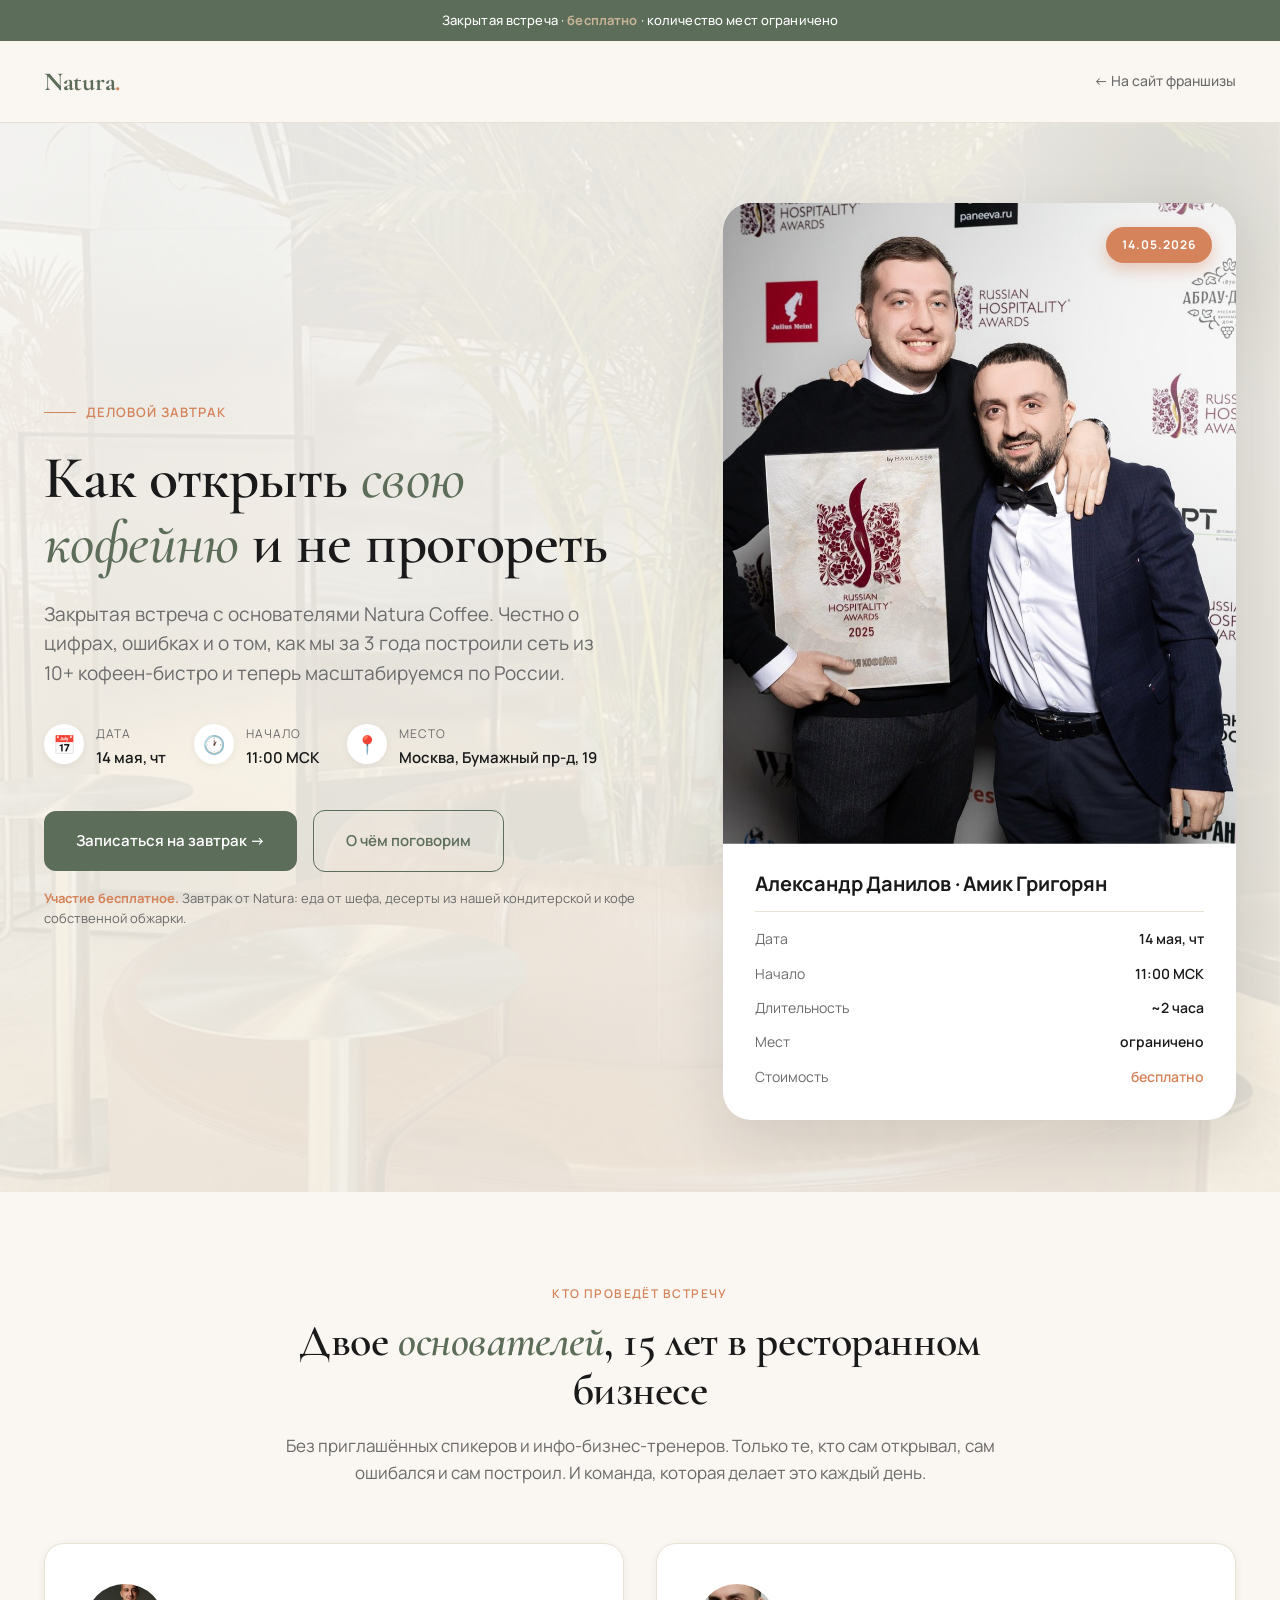
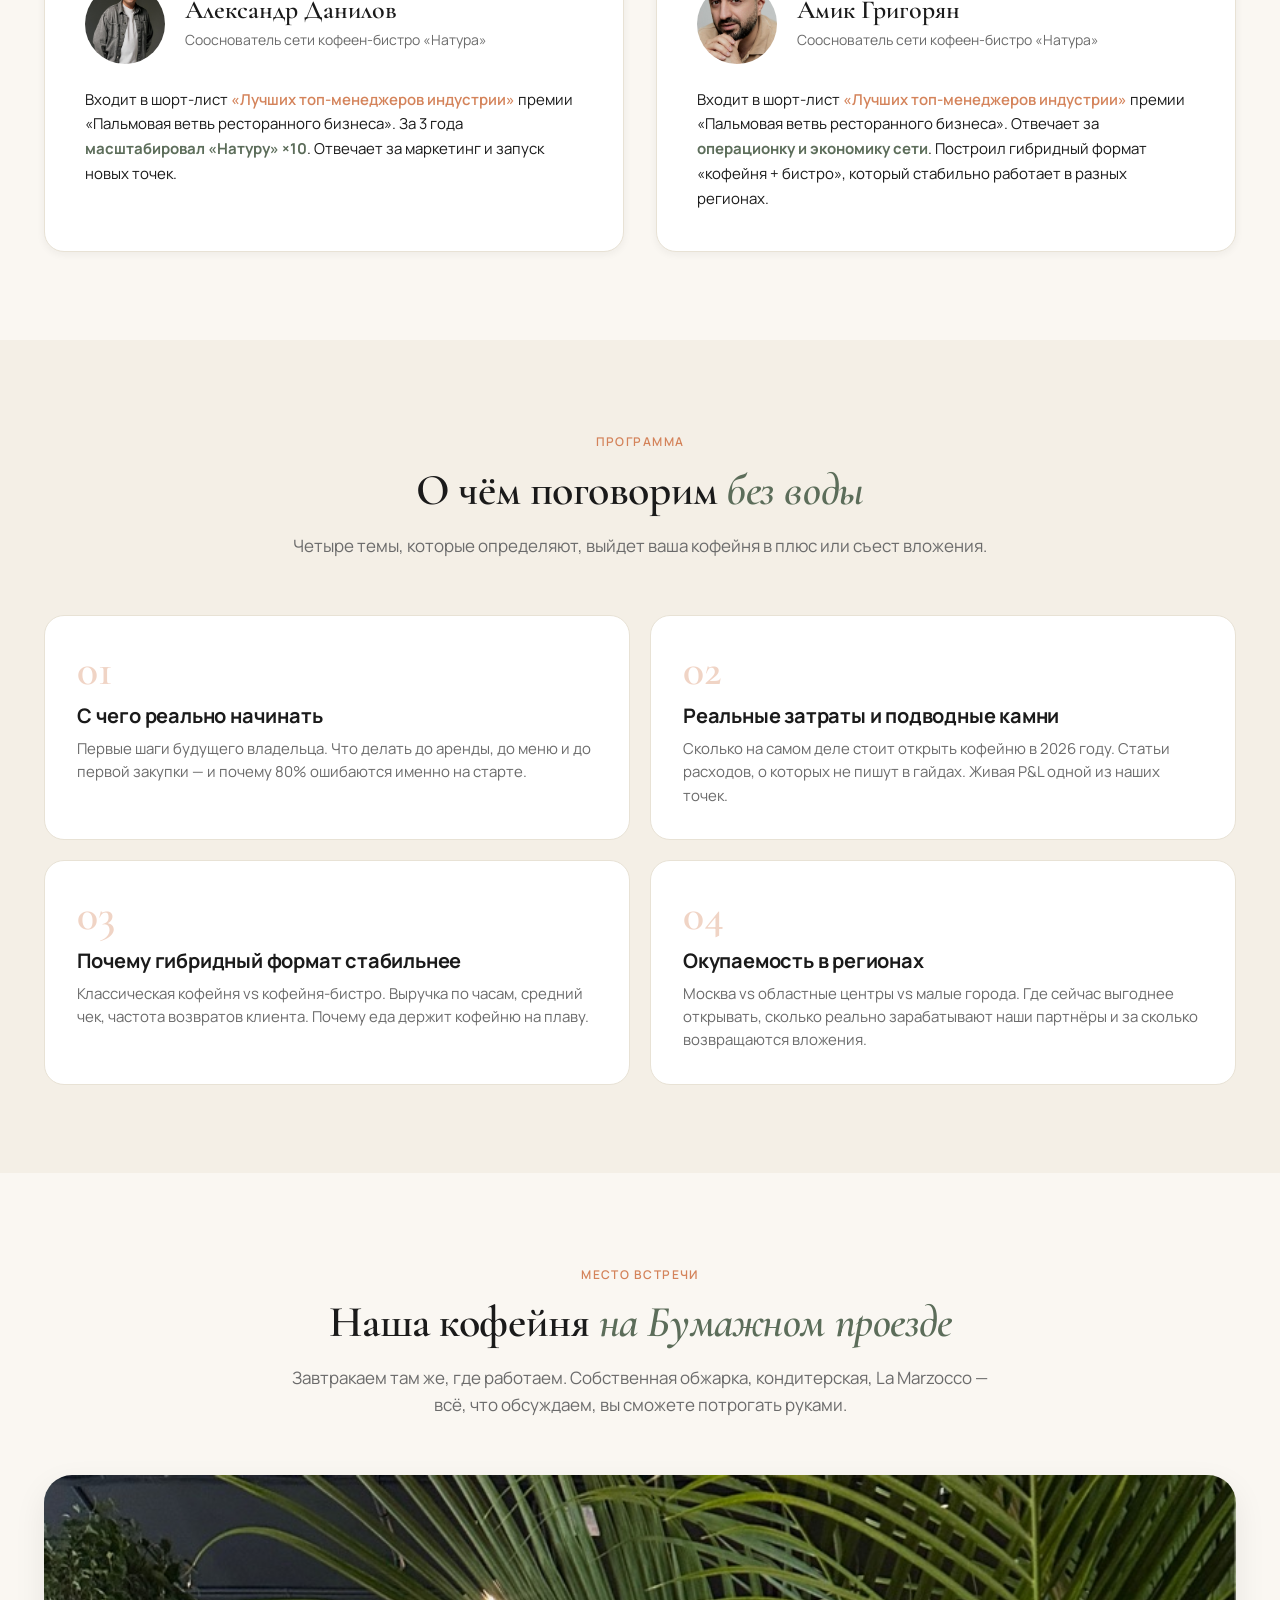
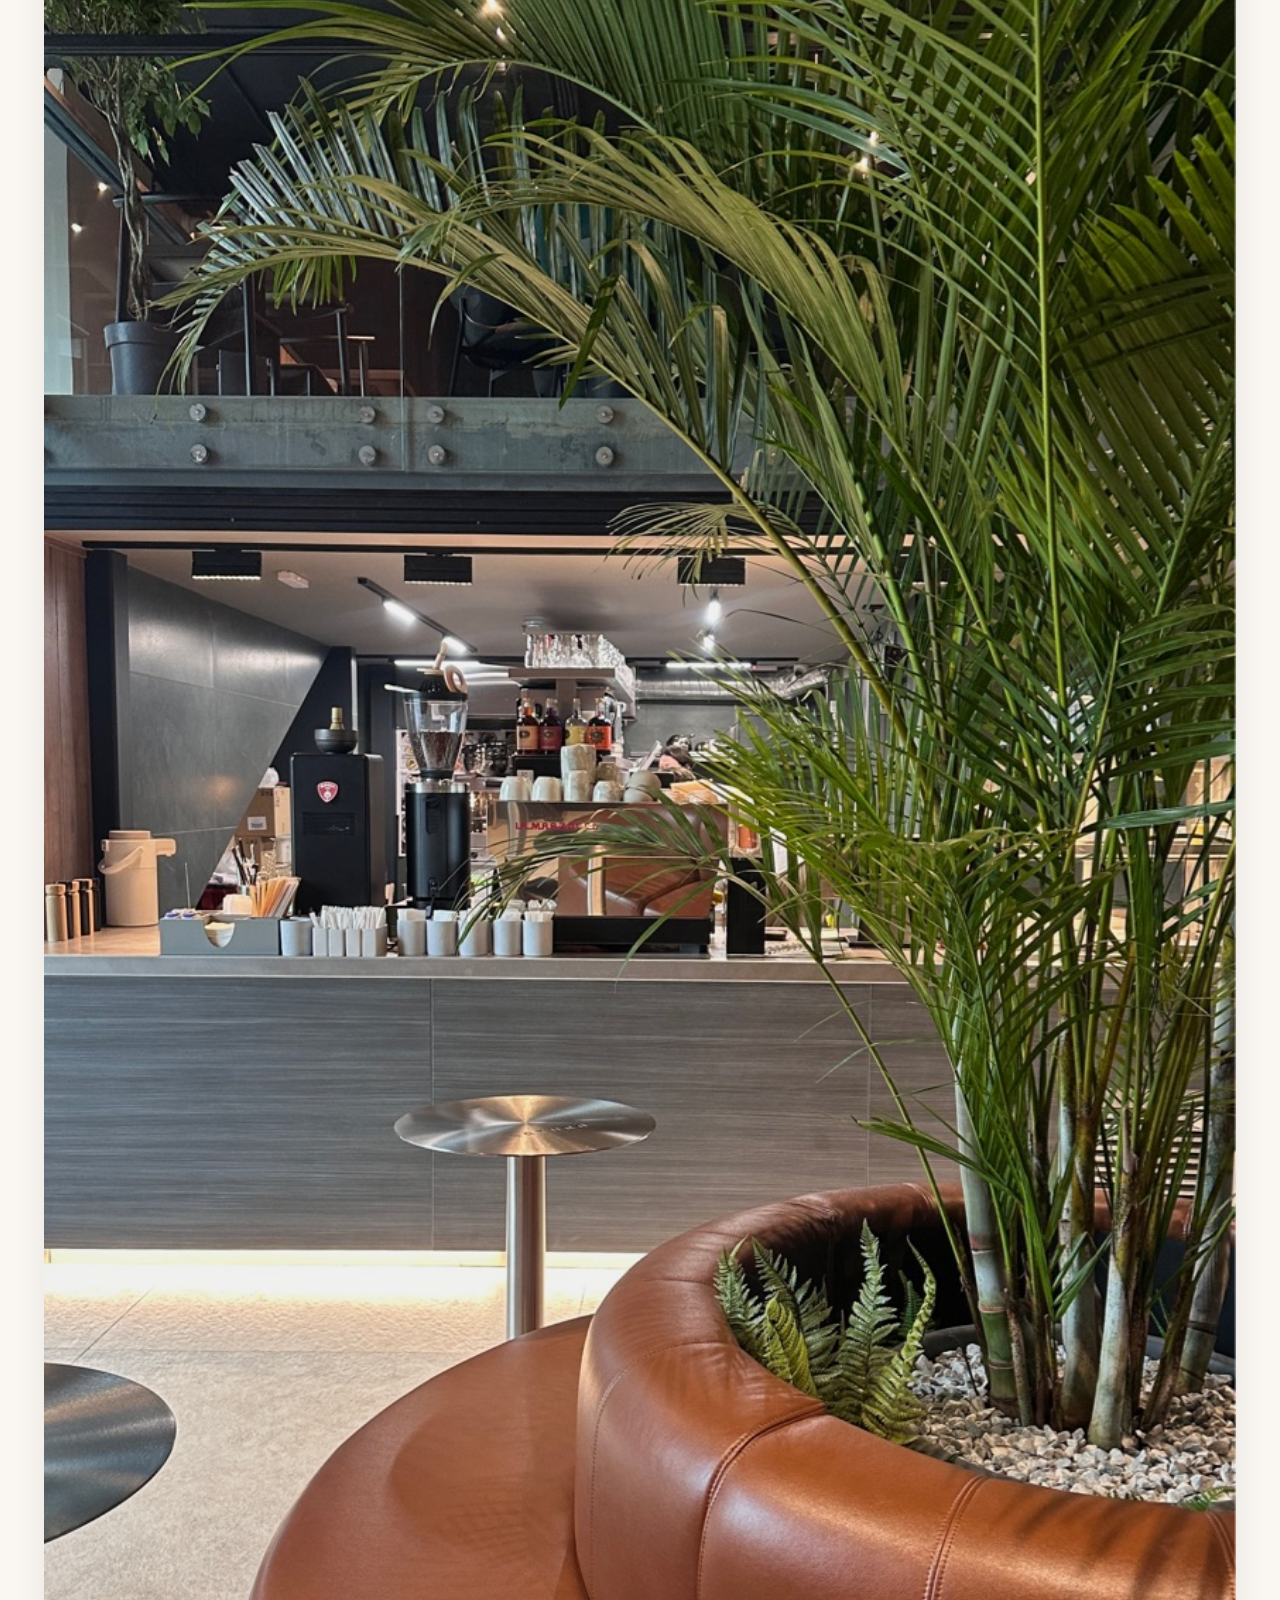
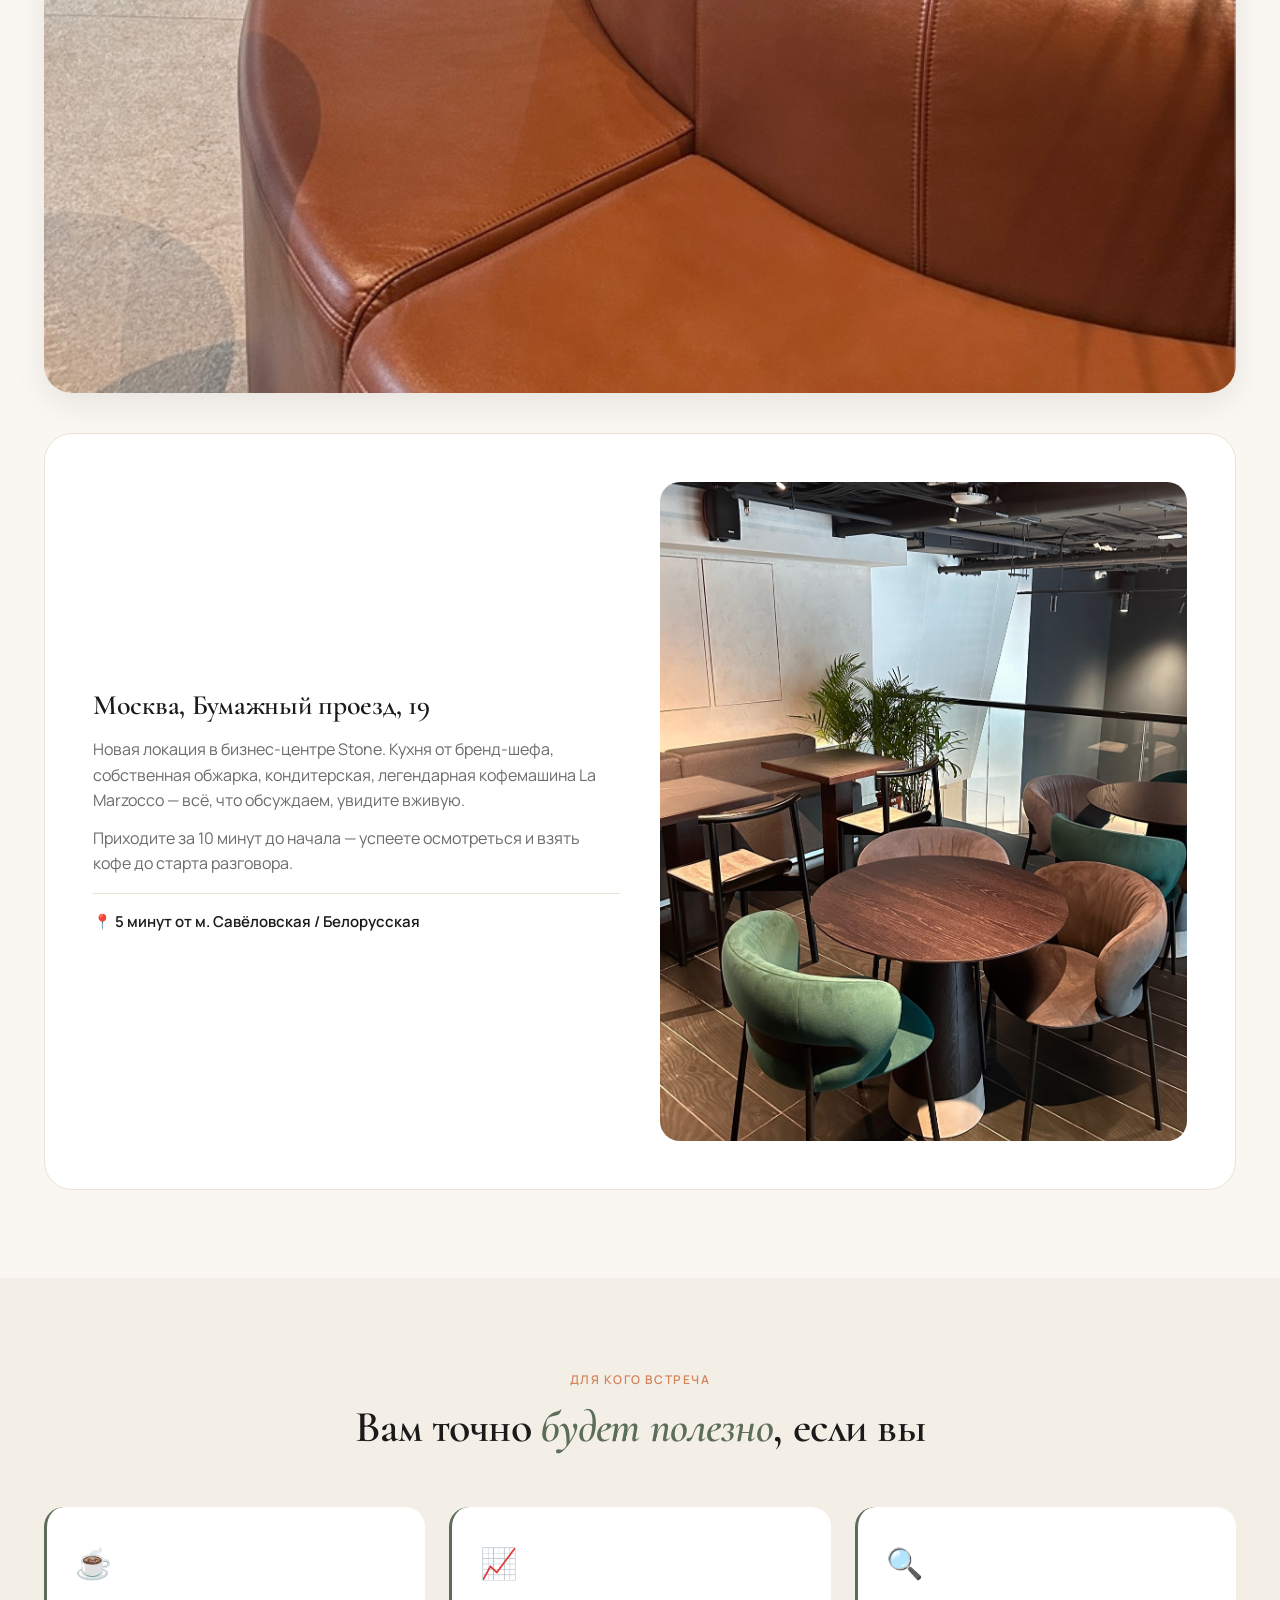
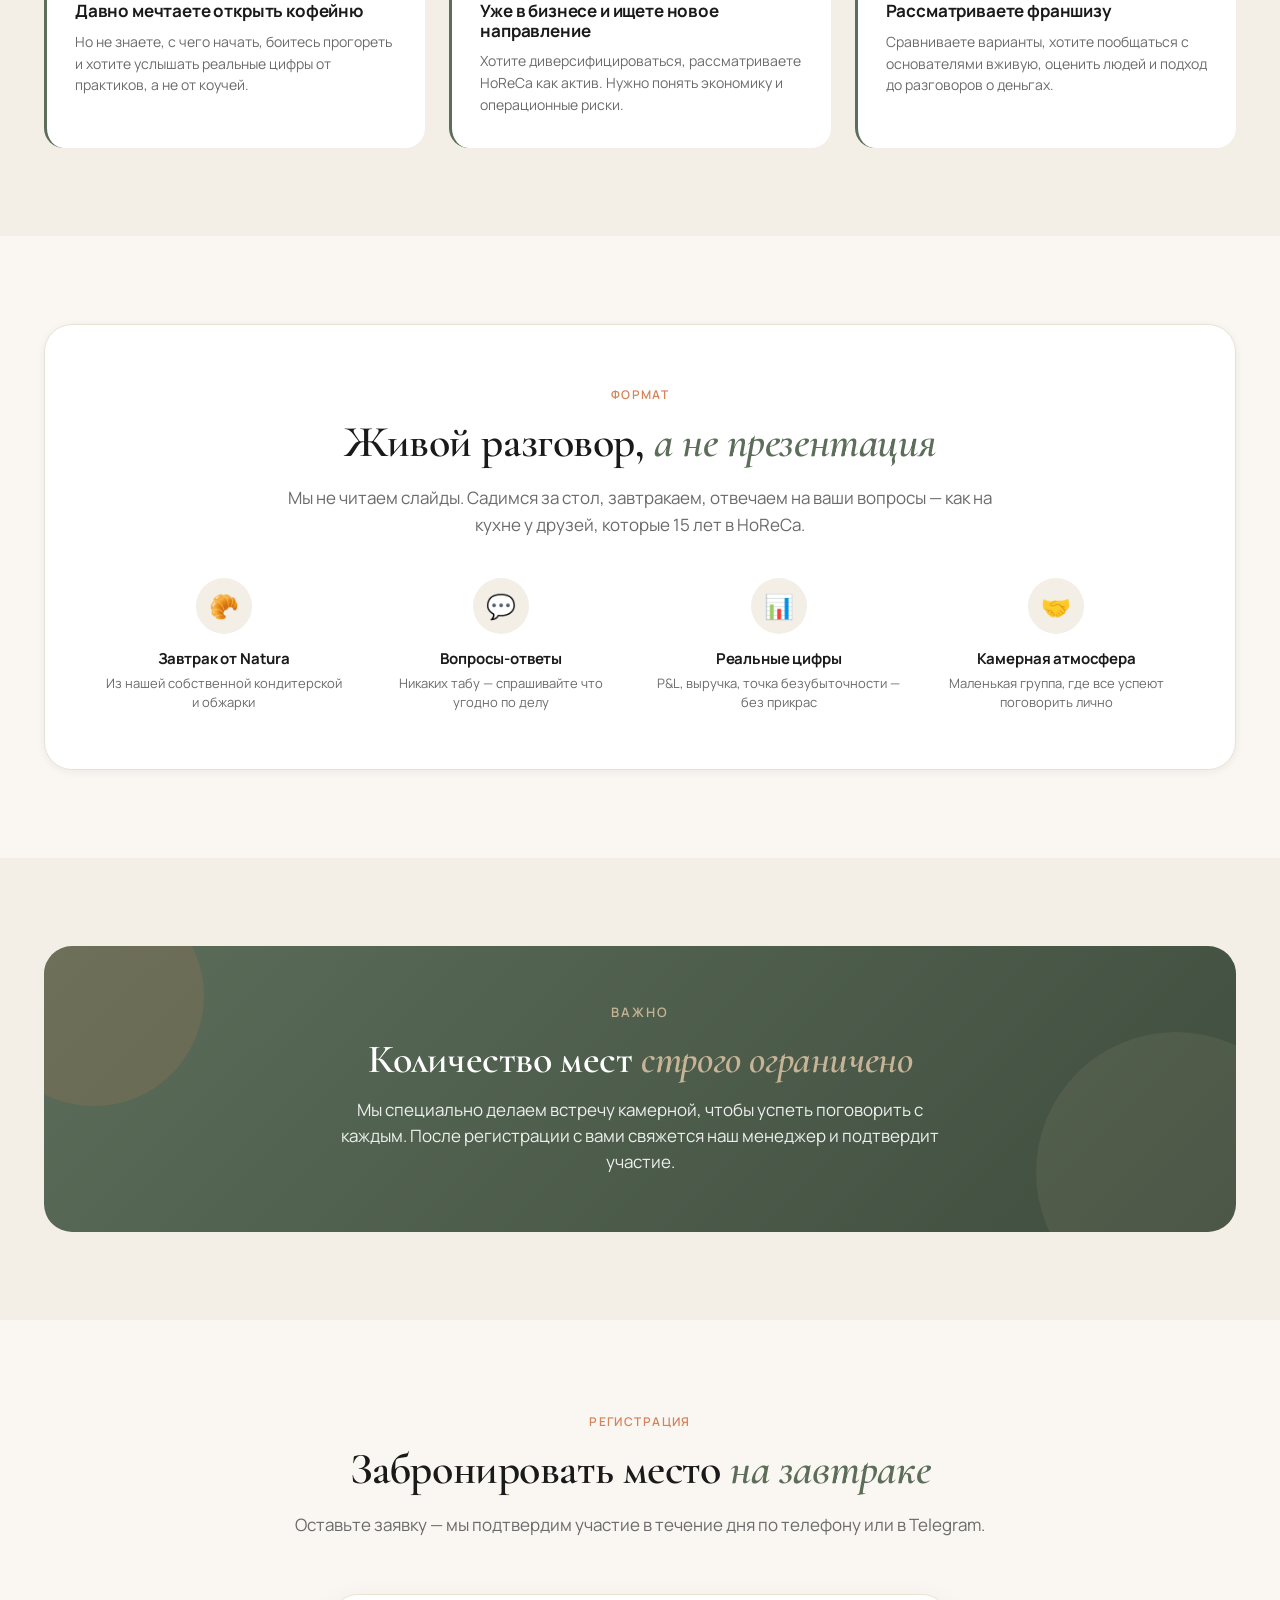
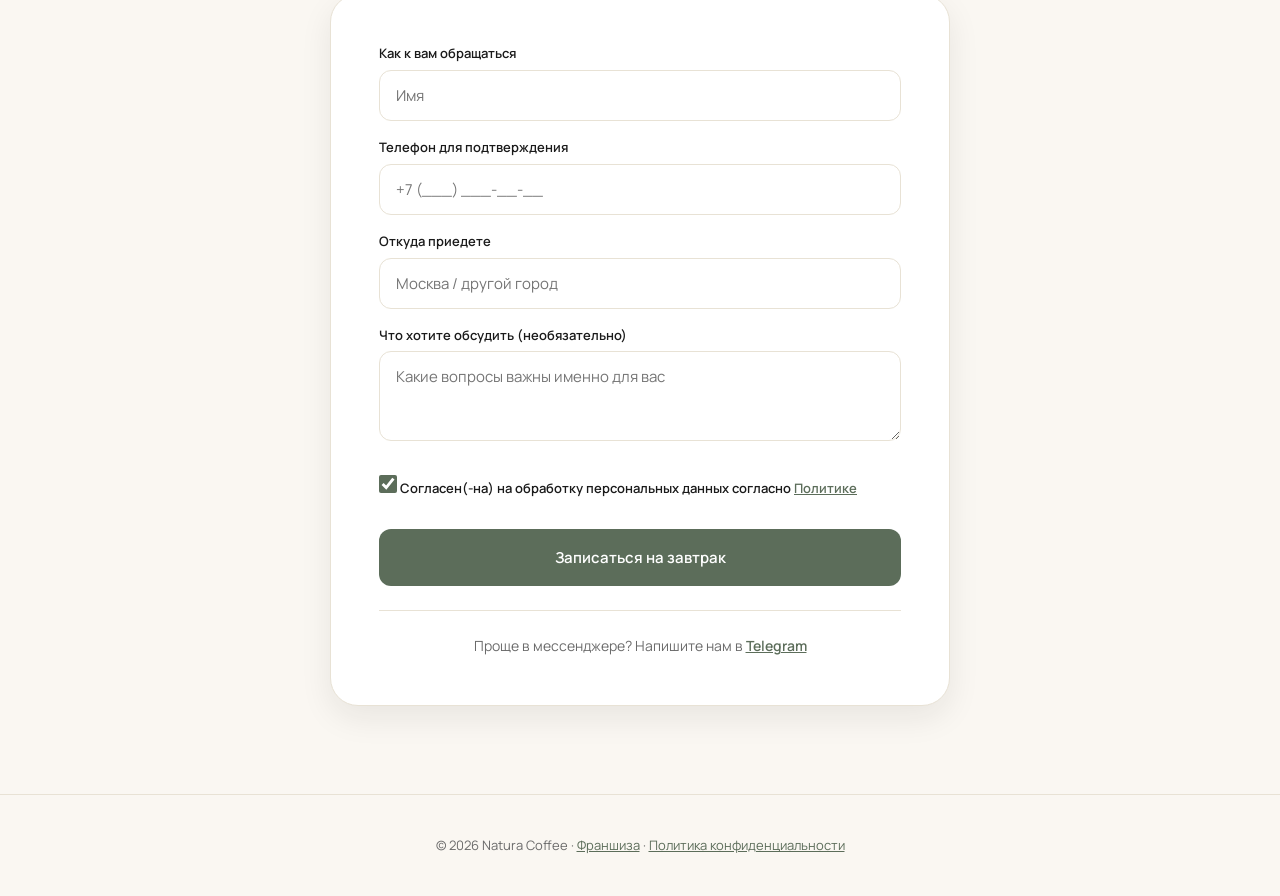
<file: event.html>
<!DOCTYPE html>
<html lang="ru">
<head>
<meta charset="UTF-8">
<meta name="viewport" content="width=device-width, initial-scale=1.0">
<title>Деловой завтрак с основателями Natura Coffee — 14 мая 2026, Москва</title>
<meta name="description" content="Закрытый деловой завтрак с основателями сети Natura Coffee. Как открыть свою кофейню: реальные цифры, гибридный формат, региональная окупаемость. 14 мая, 11:00, Москва.">
<meta property="og:title" content="Деловой завтрак с основателями Natura Coffee">
<meta property="og:description" content="Как открыть свою кофейню и не прогореть. Честный разговор с Александром Даниловым и Амиком Григоряном. 14 мая, 11:00, Москва.">
<meta property="og:type" content="website">
<link rel="icon" type="image/svg+xml" href="favicon.svg">
<link rel="preconnect" href="https://fonts.googleapis.com">
<link rel="preconnect" href="https://fonts.gstatic.com" crossorigin>
<link href="https://fonts.googleapis.com/css2?family=Cormorant+Garamond:wght@500;600;700&family=Manrope:wght@300;400;500;600;700&display=swap" rel="stylesheet">
<link rel="stylesheet" href="styles.css">
<style>
/* ===== EVENT PAGE — brand-consistent, self-contained layout ===== */
.ev-bar{background:var(--c-primary);color:#fff;font-size:13px;font-weight:500;text-align:center;padding:10px 16px;letter-spacing:.01em}
.ev-bar b{color:var(--c-accent-2)}

.ev-header{padding:20px 0;border-bottom:1px solid var(--c-line)}
.ev-header__inner{display:flex;align-items:center;justify-content:space-between;gap:20px}
.ev-logo{font-family:'Cormorant Garamond',serif;font-size:26px;font-weight:700;letter-spacing:-.01em;color:var(--c-primary)}
.ev-logo span{color:var(--c-accent)}
.ev-header__back{font-size:14px;color:var(--c-text-soft);font-weight:500}
.ev-header__back:hover{color:var(--c-primary)}

.ev-hero{padding:80px 0 72px;background:linear-gradient(180deg,#faf7f2 0%,#f4efe6 100%);position:relative;overflow:hidden}
.ev-hero::before{content:"";position:absolute;top:-120px;right:-120px;width:420px;height:420px;border-radius:50%;background:radial-gradient(circle,rgba(92,109,90,.12),transparent 70%)}
.ev-hero__photo{position:absolute;inset:0;background:url('img/natura/stone-lounge.jpg') center/cover;opacity:.08;pointer-events:none;z-index:0}
.ev-hero__grid{display:grid;grid-template-columns:1.2fr 1fr;gap:64px;align-items:center;position:relative}
.ev-eyebrow{display:inline-flex;align-items:center;gap:10px;font-size:13px;font-weight:600;letter-spacing:.08em;text-transform:uppercase;color:var(--c-accent);margin-bottom:24px}
.ev-eyebrow::before{content:"";width:32px;height:1px;background:var(--c-accent)}
.ev-hero h1{font-size:clamp(36px,5vw,60px);line-height:1.08;margin-bottom:24px;font-weight:600}
.ev-hero h1 em{font-style:italic;color:var(--c-primary);font-weight:500}
.ev-hero__lead{font-size:19px;line-height:1.55;color:var(--c-text-soft);margin-bottom:36px;max-width:560px}
.ev-hero__meta{display:flex;flex-wrap:wrap;gap:28px;margin-bottom:40px}
.ev-hero__meta-item{display:flex;align-items:flex-start;gap:12px}
.ev-hero__meta-icon{flex-shrink:0;width:40px;height:40px;border-radius:50%;background:#fff;box-shadow:var(--shadow-sm);display:flex;align-items:center;justify-content:center;font-size:18px}
.ev-hero__meta-label{font-size:12px;color:var(--c-text-soft);text-transform:uppercase;letter-spacing:.08em;margin-bottom:2px}
.ev-hero__meta-value{font-size:15px;font-weight:600}
.ev-hero__cta{display:flex;flex-wrap:wrap;gap:16px;align-items:center}
.ev-btn{display:inline-flex;align-items:center;gap:10px;padding:18px 32px;border-radius:var(--radius);font-size:15px;font-weight:600;transition:all .2s ease;cursor:pointer;border:none}
.ev-btn--primary{background:var(--c-primary);color:#fff}
.ev-btn--primary:hover{background:var(--c-primary-dark);transform:translateY(-1px);box-shadow:var(--shadow)}
.ev-btn--ghost{background:transparent;color:var(--c-primary);border:1.5px solid var(--c-primary)}
.ev-btn--ghost:hover{background:var(--c-primary);color:#fff}
.ev-hero__note{font-size:13px;color:var(--c-text-soft);margin-top:16px}
.ev-hero__note b{color:var(--c-accent);font-weight:700}

.ev-hero__card{background:#fff;border-radius:var(--radius-xl);padding:0;box-shadow:var(--shadow-lg);position:relative;overflow:hidden}
.ev-hero__card-photo{display:block;width:100%;aspect-ratio:4/5;object-fit:cover;object-position:40% center;background:#e8e2d5}
.ev-hero__card-body{padding:28px 32px 32px}
.ev-hero__card-badge{position:absolute;top:24px;right:24px;background:var(--c-accent);color:#fff;font-size:12px;font-weight:700;text-transform:uppercase;letter-spacing:.08em;padding:8px 16px;border-radius:20px;box-shadow:0 6px 16px rgba(212,131,90,.4);z-index:2}
.ev-hero__card h3{font-size:20px;margin-bottom:16px;font-family:'Manrope',sans-serif;font-weight:700;letter-spacing:-.01em}
.ev-hero__details{display:flex;flex-direction:column;gap:12px;padding-top:16px;border-top:1px solid var(--c-line)}
.ev-hero__details-row{display:flex;justify-content:space-between;font-size:14px}
.ev-hero__details-row span:first-child{color:var(--c-text-soft)}
.ev-hero__details-row span:last-child{font-weight:600}

/* Venue */
.ev-venue__photo{border-radius:var(--radius-xl);overflow:hidden;box-shadow:var(--shadow);margin-bottom:40px}
.ev-venue__photo img{display:block;width:100%;height:auto}
.ev-venue__info{display:grid;grid-template-columns:1fr 1fr;gap:40px;align-items:center;background:#fff;border-radius:var(--radius-xl);padding:48px;border:1px solid var(--c-line)}
.ev-venue__info-photo{border-radius:var(--radius-lg);overflow:hidden;aspect-ratio:4/5;background:#e8e2d5}
.ev-venue__info-photo img{width:100%;height:100%;object-fit:cover}
.ev-venue__info h3{font-size:28px;margin-bottom:16px}
.ev-venue__info p{font-size:16px;color:var(--c-text-soft);line-height:1.6;margin-bottom:12px}
.ev-venue__info address{font-style:normal;font-size:15px;font-weight:600;margin-top:16px;padding-top:16px;border-top:1px solid var(--c-line);display:flex;align-items:center;gap:10px}

.ev-section{padding:88px 0}
.ev-section--alt{background:var(--c-bg-alt)}
.ev-section__head{text-align:center;max-width:720px;margin:0 auto 56px}
.ev-section__eyebrow{display:inline-block;font-size:12px;font-weight:600;letter-spacing:.12em;text-transform:uppercase;color:var(--c-accent);margin-bottom:14px}
.ev-section h2{font-size:clamp(30px,3.8vw,44px);line-height:1.1;margin-bottom:18px}
.ev-section h2 em{font-style:italic;color:var(--c-primary)}
.ev-section__lead{font-size:17px;color:var(--c-text-soft);line-height:1.6}

/* Hosts */
.ev-hosts{display:grid;grid-template-columns:repeat(2,1fr);gap:32px}
.ev-host{background:#fff;border-radius:var(--radius-lg);padding:40px;box-shadow:var(--shadow-sm);border:1px solid var(--c-line)}
.ev-host__top{display:flex;align-items:center;gap:20px;margin-bottom:24px}
.ev-host__avatar{width:80px;height:80px;border-radius:50%;background:linear-gradient(135deg,var(--c-primary),var(--c-primary-light));color:#fff;display:flex;align-items:center;justify-content:center;font-family:'Cormorant Garamond',serif;font-size:30px;font-weight:600;flex-shrink:0;overflow:hidden}
.ev-host__avatar--2{background:linear-gradient(135deg,var(--c-accent),#e0a485)}
.ev-host__avatar img{width:100%;height:100%;object-fit:cover;display:block}
.ev-host__name{font-family:'Cormorant Garamond',serif;font-size:26px;font-weight:600;margin-bottom:4px;line-height:1.1}
.ev-host__role{font-size:14px;color:var(--c-text-soft)}
.ev-host__bio{font-size:15px;line-height:1.65;color:var(--c-text)}
.ev-host__bio b{color:var(--c-primary)}
.ev-host__bio em{color:var(--c-accent);font-style:normal;font-weight:600}

/* Topics */
.ev-topics{display:grid;grid-template-columns:repeat(2,1fr);gap:20px}
.ev-topic{background:#fff;border-radius:var(--radius-lg);padding:32px;border:1px solid var(--c-line);transition:all .25s ease;position:relative;overflow:hidden}
.ev-topic:hover{border-color:var(--c-primary-light);transform:translateY(-2px);box-shadow:var(--shadow)}
.ev-topic__num{font-family:'Cormorant Garamond',serif;font-size:44px;font-weight:600;line-height:1;color:var(--c-accent);opacity:.35;margin-bottom:12px}
.ev-topic h3{font-size:20px;font-family:'Manrope',sans-serif;font-weight:700;margin-bottom:10px;letter-spacing:-.01em}
.ev-topic p{font-size:15px;color:var(--c-text-soft);line-height:1.55}

/* Audience */
.ev-audience{display:grid;grid-template-columns:repeat(3,1fr);gap:24px}
.ev-aud{padding:32px 28px;border-radius:var(--radius-lg);background:#fff;border-left:3px solid var(--c-primary)}
.ev-aud__icon{font-size:30px;margin-bottom:14px}
.ev-aud h3{font-size:17px;font-family:'Manrope',sans-serif;font-weight:700;margin-bottom:10px}
.ev-aud p{font-size:14px;color:var(--c-text-soft);line-height:1.55}

/* Format */
.ev-format{background:#fff;border-radius:var(--radius-xl);padding:56px;box-shadow:var(--shadow-sm);border:1px solid var(--c-line)}
.ev-format__grid{display:grid;grid-template-columns:repeat(4,1fr);gap:32px;margin-top:40px}
.ev-format__item{text-align:center}
.ev-format__icon{width:56px;height:56px;border-radius:50%;background:var(--c-bg-alt);display:flex;align-items:center;justify-content:center;font-size:24px;margin:0 auto 16px}
.ev-format__item h4{font-size:15px;font-family:'Manrope',sans-serif;font-weight:700;margin-bottom:6px}
.ev-format__item p{font-size:13px;color:var(--c-text-soft);line-height:1.5}

/* Scarcity */
.ev-scarcity{text-align:center;padding:56px 40px;background:linear-gradient(135deg,var(--c-primary) 0%,var(--c-primary-dark) 100%);color:#fff;border-radius:var(--radius-xl);position:relative;overflow:hidden}
.ev-scarcity::before{content:"";position:absolute;top:-60px;left:-60px;width:220px;height:220px;border-radius:50%;background:rgba(212,131,90,.15)}
.ev-scarcity::after{content:"";position:absolute;bottom:-80px;right:-80px;width:280px;height:280px;border-radius:50%;background:rgba(199,180,150,.1)}
.ev-scarcity__inner{position:relative}
.ev-scarcity__label{font-size:13px;letter-spacing:.14em;text-transform:uppercase;color:var(--c-accent-2);margin-bottom:14px;font-weight:600}
.ev-scarcity h2{color:#fff;font-size:clamp(28px,3.5vw,40px);margin-bottom:16px}
.ev-scarcity p{font-size:17px;opacity:.9;max-width:620px;margin:0 auto;line-height:1.55}

/* Form */
.ev-form-wrap{max-width:620px;margin:0 auto;background:#fff;padding:48px;border-radius:var(--radius-xl);box-shadow:var(--shadow);border:1px solid var(--c-line)}
.ev-form{display:flex;flex-direction:column;gap:16px}
.ev-form label{display:block;font-size:13px;font-weight:600;color:var(--c-text);margin-bottom:6px}
.ev-form input,.ev-form textarea{width:100%;padding:14px 16px;border:1.5px solid var(--c-line);border-radius:var(--radius);font-size:15px;background:#fff;transition:border-color .2s ease;font-family:inherit}
.ev-form input:focus,.ev-form textarea:focus{outline:none;border-color:var(--c-primary)}
.ev-form textarea{resize:vertical;min-height:90px}
.ev-form__consent{display:flex;align-items:flex-start;gap:10px;font-size:13px;color:var(--c-text-soft);line-height:1.5;margin-top:8px}
.ev-form__consent input{width:18px;height:18px;margin-top:2px;flex-shrink:0;accent-color:var(--c-primary)}
.ev-form__consent a{color:var(--c-primary);text-decoration:underline}
.ev-form button{width:100%;margin-top:8px;padding:18px;background:var(--c-primary);color:#fff;border-radius:var(--radius);font-size:15px;font-weight:600;cursor:pointer;border:none;transition:all .2s ease}
.ev-form button:hover{background:var(--c-primary-dark)}
.ev-form button:disabled{opacity:.6;cursor:not-allowed}
.ev-form__success{display:none;text-align:center;padding:20px}
.ev-form__success.active{display:block}
.ev-form__success h3{font-size:24px;margin-bottom:10px;color:var(--c-primary)}
.ev-form__alt{text-align:center;margin-top:24px;padding-top:24px;border-top:1px solid var(--c-line);font-size:14px;color:var(--c-text-soft)}
.ev-form__alt a{color:var(--c-primary);font-weight:600;text-decoration:underline}

/* Footer */
.ev-footer{padding:40px 0;border-top:1px solid var(--c-line);text-align:center;font-size:13px;color:var(--c-text-soft)}
.ev-footer a{color:var(--c-primary);text-decoration:underline}

/* Mobile */
@media (max-width:880px){
  .ev-hero{padding:48px 0}
  .ev-hero__grid{grid-template-columns:1fr;gap:40px}
  .ev-hero__card{padding:28px}
  .ev-hero__date{font-size:48px}
  .ev-section{padding:56px 0}
  .ev-hosts,.ev-topics{grid-template-columns:1fr}
  .ev-audience{grid-template-columns:1fr}
  .ev-format{padding:32px 24px}
  .ev-format__grid{grid-template-columns:repeat(2,1fr);gap:24px}
  .ev-scarcity{padding:40px 24px}
  .ev-form-wrap{padding:28px}
  .ev-hero__meta{gap:16px}
  .ev-venue__info{grid-template-columns:1fr;padding:28px;gap:24px}
  .ev-venue__info-photo{aspect-ratio:4/3;max-height:280px}
}
</style>
<!-- ============ SENTRY (Sprint 15 observability) ============ -->
<!-- Replace __SENTRY_DSN__ after Sentry project creation. See ops/README.md. -->
<script src="https://browser.sentry-cdn.com/8.45.0/bundle.tracing.replay.min.js" crossorigin="anonymous"></script>
<script>
  (function () {
    var DSN = "__SENTRY_DSN__";
    if (window.Sentry && DSN.indexOf("https://") === 0) {
      Sentry.init({
        dsn: DSN,
        release: "natura-franchise@0.1.0-sprint15",
        environment: "production",
        tracesSampleRate: 0.1,
        replaysSessionSampleRate: 0.05,
        replaysOnErrorSampleRate: 1.0,
        integrations: [Sentry.replayIntegration({ maskAllText: false, blockAllMedia: true })]
      });
    }
    window.addEventListener('error', function (e) {
      if (e.target instanceof HTMLImageElement && window.Sentry) {
        Sentry.captureMessage('img-load-error', { level: 'warning', extra: { url: e.target.src, page: location.pathname } });
      }
    }, true);
    try {
      var qp = new URLSearchParams(window.location.search);
      if (qp.get('_probe') === 'true') {
        if (window.console) console.log('[probe] heartbeat ' + location.pathname);
        if (window.Sentry) Sentry.captureMessage('synthetic-probe', { level: 'info', tags: { synthetic: 'true', page: location.pathname } });
      }
    } catch (e) { /* no-op */ }
  })();
</script>

<!-- Yandex.Metrika counter (Sprint 27.3) -->
<script type="text/javascript">
  (function(m,e,t,r,i,k,a){m[i]=m[i]||function(){(m[i].a=m[i].a||[]).push(arguments)};
  m[i].l=1*new Date();
  for (var j = 0; j < document.scripts.length; j++) {if (document.scripts[j].src === r) { return; }}
  k=e.createElement(t),a=e.getElementsByTagName(t)[0],k.async=1,k.src=r,a.parentNode.insertBefore(k,a)})
  (window, document, "script", "https://mc.yandex.ru/metrika/tag.js?id=109104067", "ym");
  ym(109104067, "init", {clickmap:true, trackLinks:true, accurateTrackBounce:true, webvisor:true, ecommerce:"dataLayer"});
</script>
<noscript><div><img src="https://mc.yandex.ru/watch/109104067" style="position:absolute; left:-9999px;" alt="" /></div></noscript>
<!-- /Yandex.Metrika counter -->
</head>
<body>

<div class="ev-bar">Закрытая встреча · <b>бесплатно</b> · количество мест ограничено</div>

<header class="ev-header">
  <div class="container ev-header__inner">
    <a href="/" class="ev-logo">Natura<span>.</span></a>
    <a href="/" class="ev-header__back">← На сайт франшизы</a>
  </div>
</header>

<!-- HERO -->
<section class="ev-hero">
  <div class="ev-hero__photo"></div>
  <div class="container ev-hero__grid">
    <div>
      <div class="ev-eyebrow">Деловой завтрак</div>
      <h1>Как открыть <em>свою кофейню</em> и не прогореть</h1>
      <p class="ev-hero__lead">Закрытая встреча с основателями Natura Coffee. Честно о цифрах, ошибках и о том, как мы за 3 года построили сеть из 10+ кофеен-бистро и теперь масштабируемся по России.</p>

      <div class="ev-hero__meta">
        <div class="ev-hero__meta-item">
          <div class="ev-hero__meta-icon">📅</div>
          <div>
            <div class="ev-hero__meta-label">Дата</div>
            <div class="ev-hero__meta-value">14 мая, чт</div>
          </div>
        </div>
        <div class="ev-hero__meta-item">
          <div class="ev-hero__meta-icon">🕐</div>
          <div>
            <div class="ev-hero__meta-label">Начало</div>
            <div class="ev-hero__meta-value">11:00 МСК</div>
          </div>
        </div>
        <div class="ev-hero__meta-item">
          <div class="ev-hero__meta-icon">📍</div>
          <div>
            <div class="ev-hero__meta-label">Место</div>
            <div class="ev-hero__meta-value">Москва, Бумажный пр-д, 19</div>
          </div>
        </div>
      </div>

      <div class="ev-hero__cta">
        <a href="#register" class="ev-btn ev-btn--primary">Записаться на завтрак →</a>
        <a href="#topics" class="ev-btn ev-btn--ghost">О чём поговорим</a>
      </div>
      <p class="ev-hero__note"><b>Участие бесплатное.</b> Завтрак от Natura: еда от шефа, десерты из нашей кондитерской и кофе собственной обжарки.</p>
    </div>

    <aside class="ev-hero__card">
      <div class="ev-hero__card-badge">14.05.2026</div>
      <img src="img/natura/founders-awards.jpg" alt="Александр Данилов и Амик Григорян — Russian Hospitality Awards 2025, «Лучшая кофейня»" class="ev-hero__card-photo">
      <div class="ev-hero__card-body">
        <h3>Александр Данилов · Амик Григорян</h3>
        <div class="ev-hero__details">
          <div class="ev-hero__details-row"><span>Дата</span><span>14 мая, чт</span></div>
          <div class="ev-hero__details-row"><span>Начало</span><span>11:00 МСК</span></div>
          <div class="ev-hero__details-row"><span>Длительность</span><span>~2 часа</span></div>
          <div class="ev-hero__details-row"><span>Мест</span><span>ограничено</span></div>
          <div class="ev-hero__details-row"><span>Стоимость</span><span style="color:var(--c-accent)">бесплатно</span></div>
        </div>
      </div>
    </aside>
  </div>
</section>

<!-- HOSTS -->
<section class="ev-section">
  <div class="container">
    <div class="ev-section__head">
      <div class="ev-section__eyebrow">Кто проведёт встречу</div>
      <h2>Двое <em>основателей</em>, 15 лет в ресторанном бизнесе</h2>
      <p class="ev-section__lead">Без приглашённых спикеров и инфо-бизнес-тренеров. Только те, кто сам открывал, сам ошибался и сам построил. И команда, которая делает это каждый день.</p>
    </div>
    <div class="ev-hosts">
      <div class="ev-host">
        <div class="ev-host__top">
          <div class="ev-host__avatar"><img src="img/natura/founder-sasha.jpg" alt="Александр Данилов"></div>
          <div>
            <div class="ev-host__name">Александр Данилов</div>
            <div class="ev-host__role">Сооснователь сети кофеен-бистро «Натура»</div>
          </div>
        </div>
        <p class="ev-host__bio">Входит в шорт-лист <em>«Лучших топ-менеджеров индустрии»</em> премии «Пальмовая ветвь ресторанного бизнеса». За 3 года <b>масштабировал «Натуру» ×10</b>. Отвечает за маркетинг и запуск новых точек.</p>
      </div>
      <div class="ev-host">
        <div class="ev-host__top">
          <div class="ev-host__avatar ev-host__avatar--2"><img src="img/natura/founder-amik.jpg" alt="Амик Григорян"></div>
          <div>
            <div class="ev-host__name">Амик Григорян</div>
            <div class="ev-host__role">Сооснователь сети кофеен-бистро «Натура»</div>
          </div>
        </div>
        <p class="ev-host__bio">Входит в шорт-лист <em>«Лучших топ-менеджеров индустрии»</em> премии «Пальмовая ветвь ресторанного бизнеса». Отвечает за <b>операционку и экономику сети</b>. Построил гибридный формат «кофейня + бистро», который стабильно работает в разных регионах.</p>
      </div>
    </div>
  </div>
</section>

<!-- TOPICS -->
<section class="ev-section ev-section--alt" id="topics">
  <div class="container">
    <div class="ev-section__head">
      <div class="ev-section__eyebrow">Программа</div>
      <h2>О чём поговорим <em>без воды</em></h2>
      <p class="ev-section__lead">Четыре темы, которые определяют, выйдет ваша кофейня в плюс или съест вложения.</p>
    </div>
    <div class="ev-topics">
      <div class="ev-topic">
        <div class="ev-topic__num">01</div>
        <h3>С чего реально начинать</h3>
        <p>Первые шаги будущего владельца. Что делать до аренды, до меню и до первой закупки — и почему 80% ошибаются именно на старте.</p>
      </div>
      <div class="ev-topic">
        <div class="ev-topic__num">02</div>
        <h3>Реальные затраты и подводные камни</h3>
        <p>Сколько на самом деле стоит открыть кофейню в 2026 году. Статьи расходов, о которых не пишут в гайдах. Живая P&L одной из наших точек.</p>
      </div>
      <div class="ev-topic">
        <div class="ev-topic__num">03</div>
        <h3>Почему гибридный формат стабильнее</h3>
        <p>Классическая кофейня vs кофейня-бистро. Выручка по часам, средний чек, частота возвратов клиента. Почему еда держит кофейню на плаву.</p>
      </div>
      <div class="ev-topic">
        <div class="ev-topic__num">04</div>
        <h3>Окупаемость в регионах</h3>
        <p>Москва vs областные центры vs малые города. Где сейчас выгоднее открывать, сколько реально зарабатывают наши партнёры и за сколько возвращаются вложения.</p>
      </div>
    </div>
  </div>
</section>

<!-- VENUE -->
<section class="ev-section">
  <div class="container">
    <div class="ev-section__head">
      <div class="ev-section__eyebrow">Место встречи</div>
      <h2>Наша кофейня <em>на Бумажном проезде</em></h2>
      <p class="ev-section__lead">Завтракаем там же, где работаем. Собственная обжарка, кондитерская, La Marzocco — всё, что обсуждаем, вы сможете потрогать руками.</p>
    </div>
    <div class="ev-venue__photo">
      <img src="img/natura/stone-bar.jpg" alt="Интерьер Natura Coffee на Бумажном проезде — бар">
    </div>
    <div class="ev-venue__info">
      <div>
        <h3>Москва, Бумажный проезд, 19</h3>
        <p>Новая локация в бизнес-центре Stone. Кухня от бренд-шефа, собственная обжарка, кондитерская, легендарная кофемашина La Marzocco — всё, что обсуждаем, увидите вживую.</p>
        <p>Приходите за 10 минут до начала — успеете осмотреться и взять кофе до старта разговора.</p>
        <address>📍 5 минут от м. Савёловская / Белорусская</address>
      </div>
      <div class="ev-venue__info-photo">
        <img src="img/natura/stone-dining.jpg" alt="Зал Natura Coffee на Бумажном проезде">
      </div>
    </div>
  </div>
</section>

<!-- AUDIENCE -->
<section class="ev-section ev-section--alt">
  <div class="container">
    <div class="ev-section__head">
      <div class="ev-section__eyebrow">Для кого встреча</div>
      <h2>Вам точно <em>будет полезно</em>, если вы</h2>
    </div>
    <div class="ev-audience">
      <div class="ev-aud">
        <div class="ev-aud__icon">☕</div>
        <h3>Давно мечтаете открыть кофейню</h3>
        <p>Но не знаете, с чего начать, боитесь прогореть и хотите услышать реальные цифры от практиков, а не от коучей.</p>
      </div>
      <div class="ev-aud">
        <div class="ev-aud__icon">📈</div>
        <h3>Уже в бизнесе и ищете новое направление</h3>
        <p>Хотите диверсифицироваться, рассматриваете HoReCa как актив. Нужно понять экономику и операционные риски.</p>
      </div>
      <div class="ev-aud">
        <div class="ev-aud__icon">🔍</div>
        <h3>Рассматриваете франшизу</h3>
        <p>Сравниваете варианты, хотите пообщаться с основателями вживую, оценить людей и подход до разговоров о деньгах.</p>
      </div>
    </div>
  </div>
</section>

<!-- FORMAT -->
<section class="ev-section">
  <div class="container">
    <div class="ev-format">
      <div class="ev-section__head" style="margin-bottom:0">
        <div class="ev-section__eyebrow">Формат</div>
        <h2>Живой разговор, <em>а не презентация</em></h2>
        <p class="ev-section__lead">Мы не читаем слайды. Садимся за стол, завтракаем, отвечаем на ваши вопросы — как на кухне у друзей, которые 15 лет в HoReCa.</p>
      </div>
      <div class="ev-format__grid">
        <div class="ev-format__item">
          <div class="ev-format__icon">🥐</div>
          <h4>Завтрак от Natura</h4>
          <p>Из нашей собственной кондитерской и обжарки</p>
        </div>
        <div class="ev-format__item">
          <div class="ev-format__icon">💬</div>
          <h4>Вопросы-ответы</h4>
          <p>Никаких табу — спрашивайте что угодно по делу</p>
        </div>
        <div class="ev-format__item">
          <div class="ev-format__icon">📊</div>
          <h4>Реальные цифры</h4>
          <p>P&L, выручка, точка безубыточности — без прикрас</p>
        </div>
        <div class="ev-format__item">
          <div class="ev-format__icon">🤝</div>
          <h4>Камерная атмосфера</h4>
          <p>Маленькая группа, где все успеют поговорить лично</p>
        </div>
      </div>
    </div>
  </div>
</section>

<!-- SCARCITY -->
<section class="ev-section ev-section--alt">
  <div class="container">
    <div class="ev-scarcity">
      <div class="ev-scarcity__inner">
        <div class="ev-scarcity__label">Важно</div>
        <h2>Количество мест <em style="color:var(--c-accent-2);font-style:italic">строго ограничено</em></h2>
        <p>Мы специально делаем встречу камерной, чтобы успеть поговорить с каждым. После регистрации с вами свяжется наш менеджер и подтвердит участие.</p>
      </div>
    </div>
  </div>
</section>

<!-- REGISTRATION -->
<section class="ev-section" id="register">
  <div class="container">
    <div class="ev-section__head">
      <div class="ev-section__eyebrow">Регистрация</div>
      <h2>Забронировать место <em>на завтраке</em></h2>
      <p class="ev-section__lead">Оставьте заявку — мы подтвердим участие в течение дня по телефону или в Telegram.</p>
    </div>

    <div class="ev-form-wrap">
      <form class="ev-form" id="evForm">
        <div>
          <label for="ev-name">Как к вам обращаться</label>
          <input type="text" id="ev-name" name="name" required placeholder="Имя">
        </div>
        <div>
          <label for="ev-phone">Телефон для подтверждения</label>
          <input type="tel" id="ev-phone" name="phone" required placeholder="+7 (___) ___-__-__">
        </div>
        <div>
          <label for="ev-city">Откуда приедете</label>
          <input type="text" id="ev-city" name="city" placeholder="Москва / другой город">
        </div>
        <div>
          <label for="ev-comment">Что хотите обсудить (необязательно)</label>
          <textarea id="ev-comment" name="comment" placeholder="Какие вопросы важны именно для вас"></textarea>
        </div>
        <label class="ev-form__consent">
          <input type="checkbox" checked required>
          <span>Согласен(-на) на обработку персональных данных согласно <a href="/privacy.html" target="_blank">Политике</a></span>
        </label>
        <button type="submit" id="evSubmit">Записаться на завтрак</button>
      </form>
      <div class="ev-form__success" id="evSuccess">
        <h3>Готово ✓</h3>
        <p>Ваша заявка на деловой завтрак принята. Мы свяжемся с вами в течение дня, чтобы подтвердить участие и отправить детали.</p>
      </div>
      <div class="ev-form__alt">
        Проще в мессенджере? Напишите нам в <a href="https://t.me/natura_franchise" target="_blank">Telegram</a>
      </div>
    </div>
  </div>
</section>

<footer class="ev-footer">
  <div class="container">
    <p>© 2026 Natura Coffee · <a href="/">Франшиза</a> · <a href="/privacy.html">Политика конфиденциальности</a></p>
  </div>
</footer>

<script>
// Phone mask
const phone = document.getElementById('ev-phone');
phone.addEventListener('input', e => {
  let v = e.target.value.replace(/\D/g,'');
  if (v.startsWith('8')) v = '7' + v.slice(1);
  if (!v.startsWith('7')) v = '7' + v;
  v = v.slice(0,11);
  let out = '+7';
  if (v.length > 1) out += ' (' + v.slice(1,4);
  if (v.length >= 4) out += ') ' + v.slice(4,7);
  if (v.length >= 7) out += '-' + v.slice(7,9);
  if (v.length >= 9) out += '-' + v.slice(9,11);
  e.target.value = out;
});

// Event config (reusable — change these for next events)
const EVENT = {
  title: 'Деловой завтрак с основателями Natura',
  date: '14 мая 2026, 11:00',
  place: 'Москва, Бумажный проезд, 19'
};

// Telegram lead-channel intentionally disabled client-side — see script.js
// for full incident note. Hardcoded token leaked through this public repo
// and was revoked 2026-05-01. FormSubmit email below remains the active
// notification channel until a server-side relay is in place.
const TG_BOT_TOKEN = '';
const TG_CHAT_ID = '';
const FORMSUBMIT_URL = 'https://formsubmit.co/ajax/naturafranch@yandex.ru';

function buildTelegramText(d) {
  const lines = [
    '🥐 <b>Заявка на деловой завтрак</b>',
    '',
    `📅 <b>${EVENT.title}</b>`,
    `🗓 ${EVENT.date}`,
    `📍 ${EVENT.place}`,
    '',
    '<b>Участник:</b>'
  ];
  if (d.name) lines.push(`👤 Имя: ${d.name}`);
  if (d.phone) lines.push(`📱 Телефон: ${d.phone}`);
  if (d.city) lines.push(`🌆 Город: ${d.city}`);
  if (d.comment) lines.push('', `💬 Вопрос: ${d.comment}`);
  return lines.join('\n');
}

async function sendTelegram(d) {
  if (!TG_BOT_TOKEN || !TG_CHAT_ID) return;
  try {
    const res = await fetch(`https://api.telegram.org/bot${TG_BOT_TOKEN}/sendMessage`, {
      method: 'POST',
      headers: {'Content-Type':'application/json'},
      body: JSON.stringify({chat_id: TG_CHAT_ID, text: buildTelegramText(d), parse_mode: 'HTML'})
    });
    if (!res.ok) throw new Error('telegram http ' + res.status);
  } catch(e) {
    console.warn('tg failed', e);
    if (window.Sentry) Sentry.captureException(e, { tags: { lead_stage: 'telegram', page: 'event' } });
  }
}

async function sendEmail(d) {
  try {
    const res = await fetch(FORMSUBMIT_URL, {
      method: 'POST',
      headers: {'Content-Type':'application/json','Accept':'application/json'},
      body: JSON.stringify({
        _subject: `Заявка: ${EVENT.title} (${EVENT.date})`,
        Событие: EVENT.title,
        Дата: EVENT.date,
        Место: EVENT.place,
        Имя: d.name || '—',
        Телефон: d.phone || '—',
        Город: d.city || '—',
        Вопрос: d.comment || '—'
      })
    });
    if (!res.ok) throw new Error('formsubmit http ' + res.status);
  } catch(e) {
    console.warn('email failed', e);
    if (window.Sentry) Sentry.captureException(e, { tags: { lead_stage: 'formsubmit', page: 'event' } });
  }
}

document.getElementById('evForm').addEventListener('submit', async e => {
  e.preventDefault();
  const btn = document.getElementById('evSubmit');
  btn.disabled = true; btn.textContent = 'Отправляем…';
  const fd = new FormData(e.target);
  const data = {
    name: fd.get('name'),
    phone: fd.get('phone'),
    city: fd.get('city'),
    comment: fd.get('comment')
  };
  await Promise.all([sendTelegram(data), sendEmail(data)]);
  document.getElementById('evForm').style.display = 'none';
  document.getElementById('evSuccess').classList.add('active');
  if (window.dataLayer) window.dataLayer.push({event:'event_registration', event_name: EVENT.title});
});
</script>
</body>
</html>
</file>
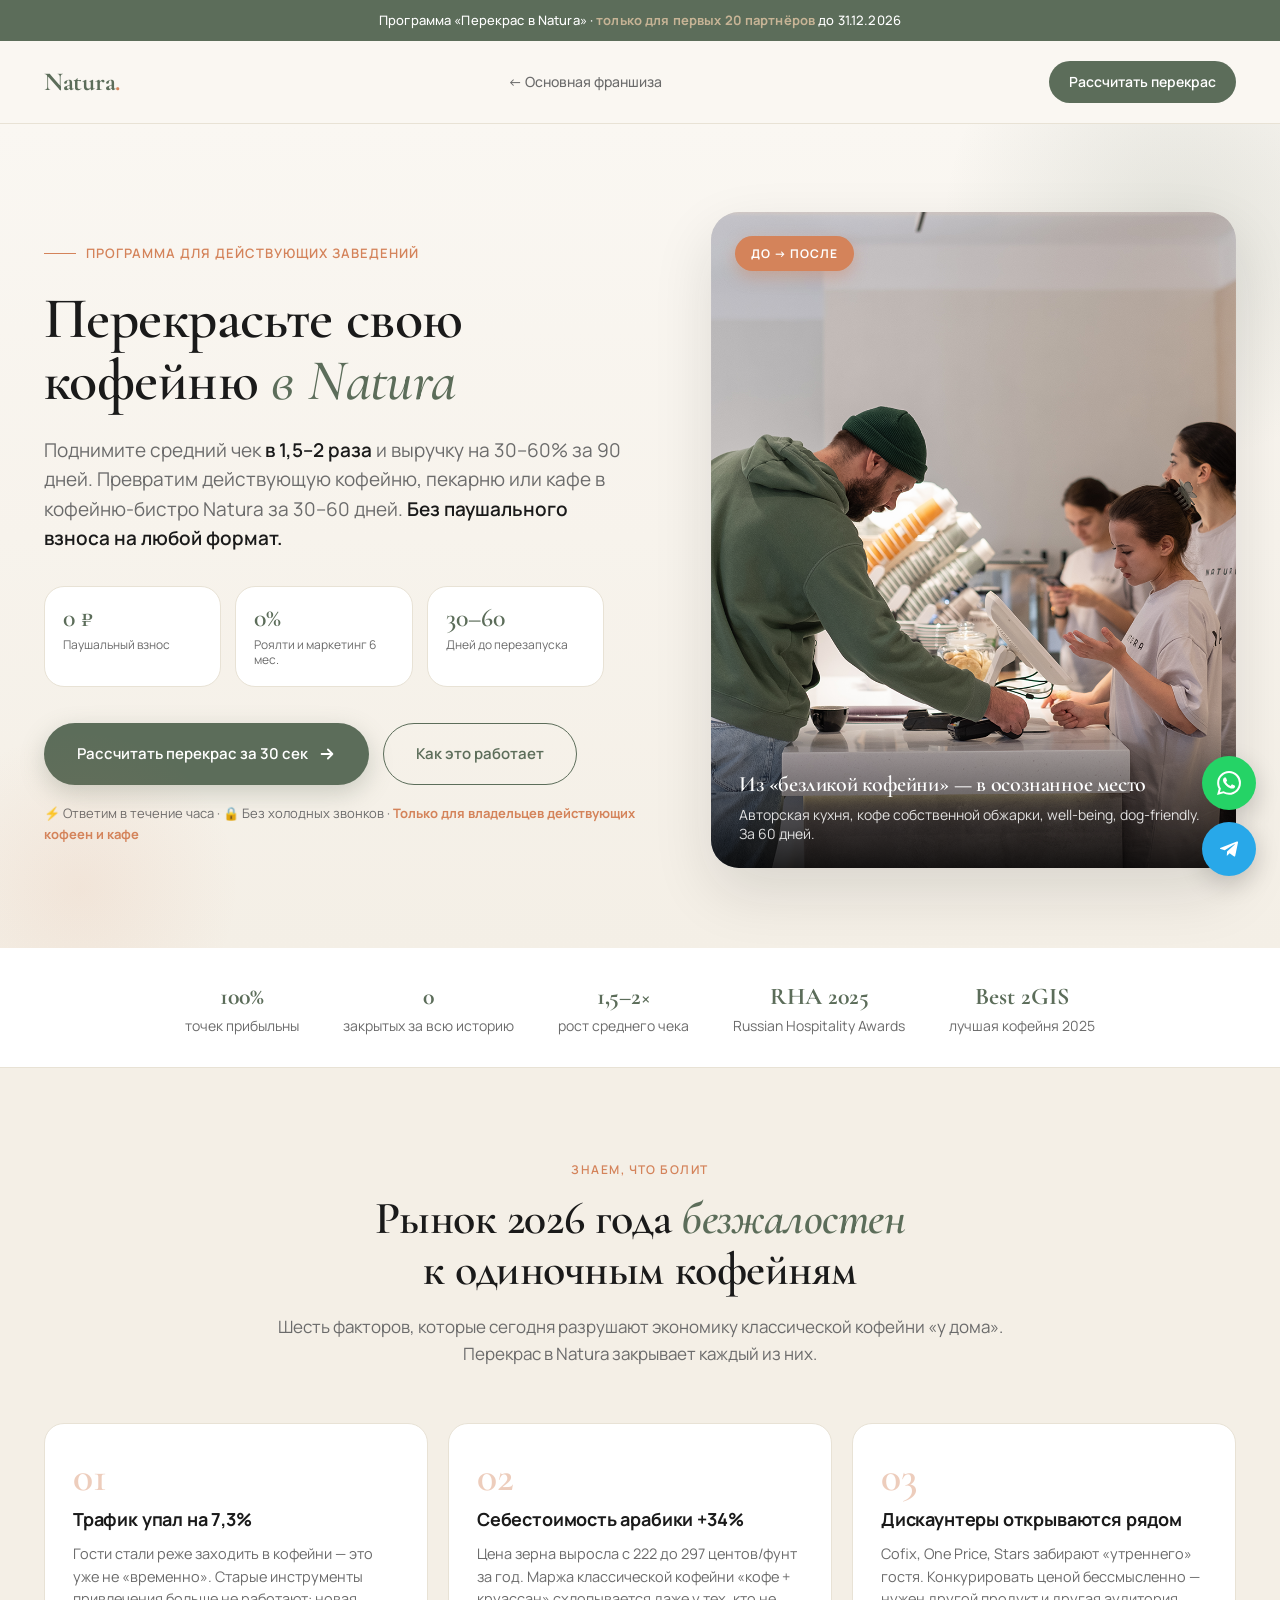
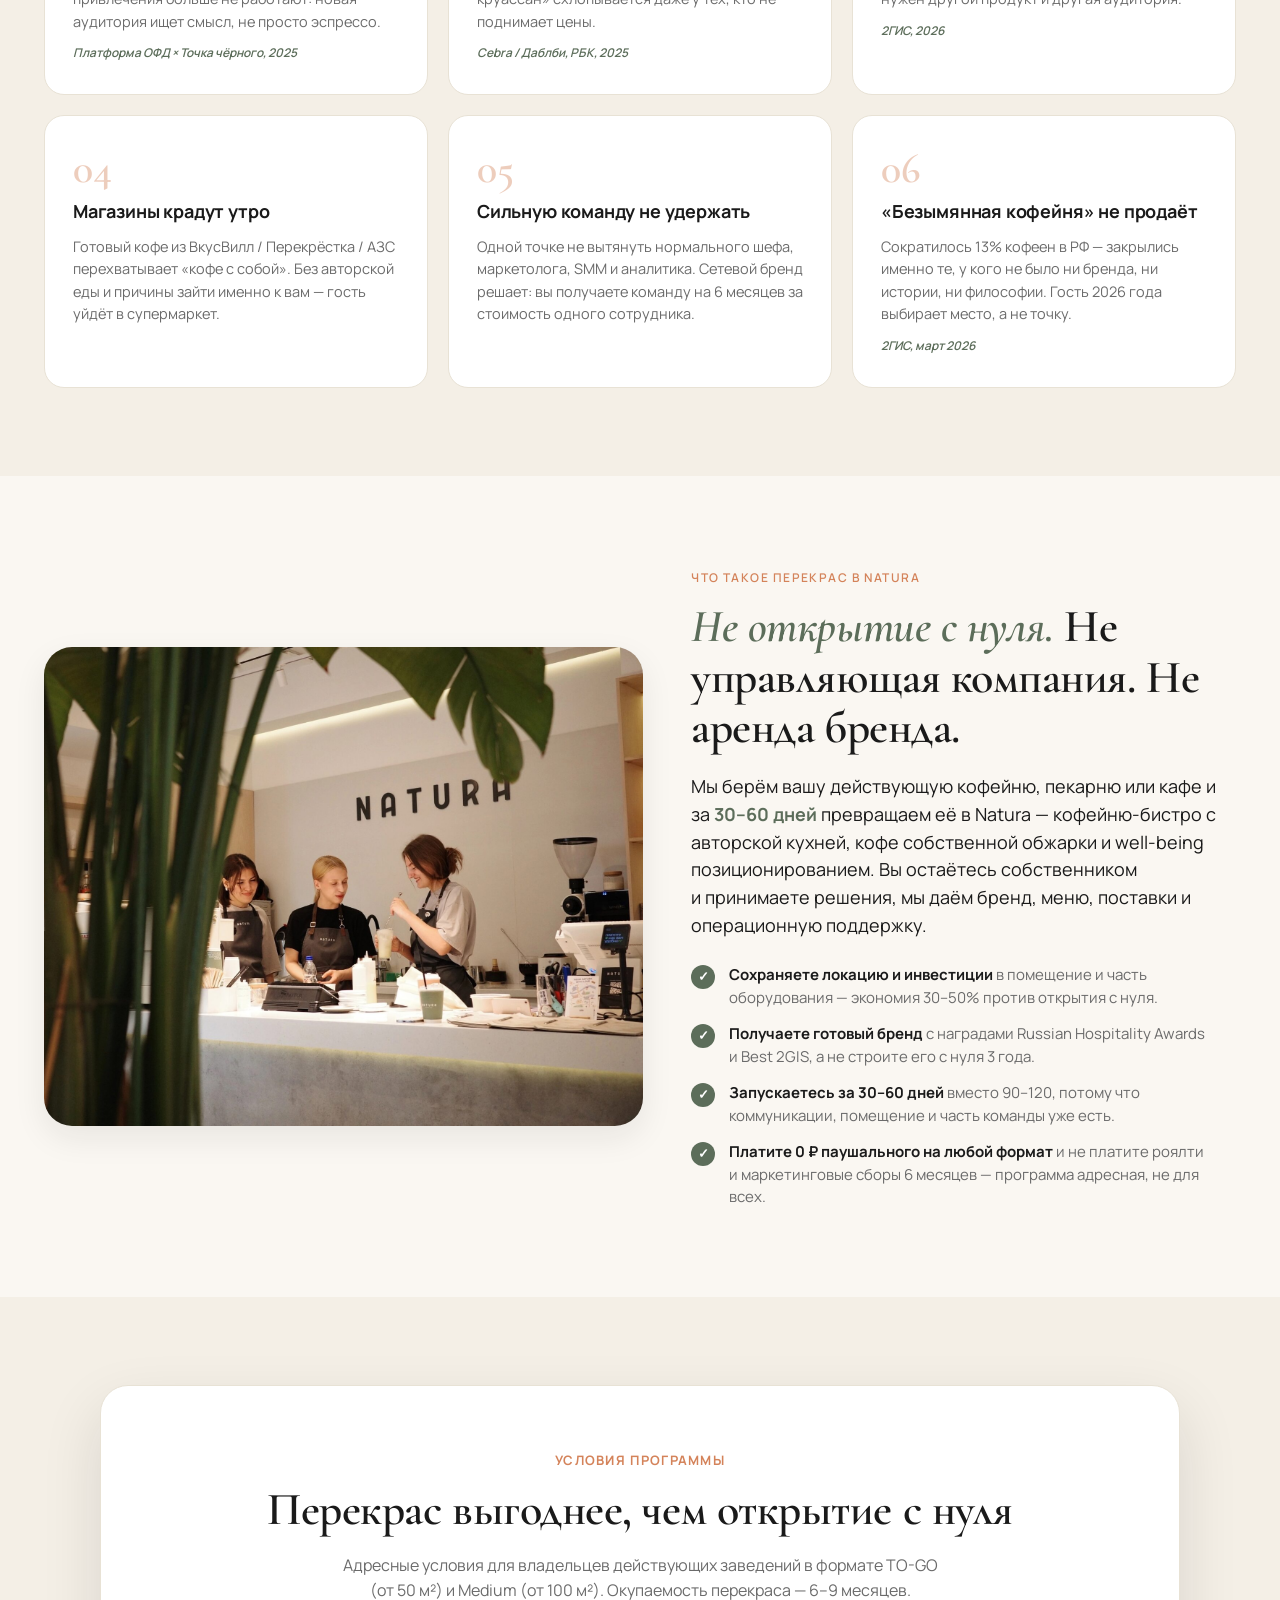
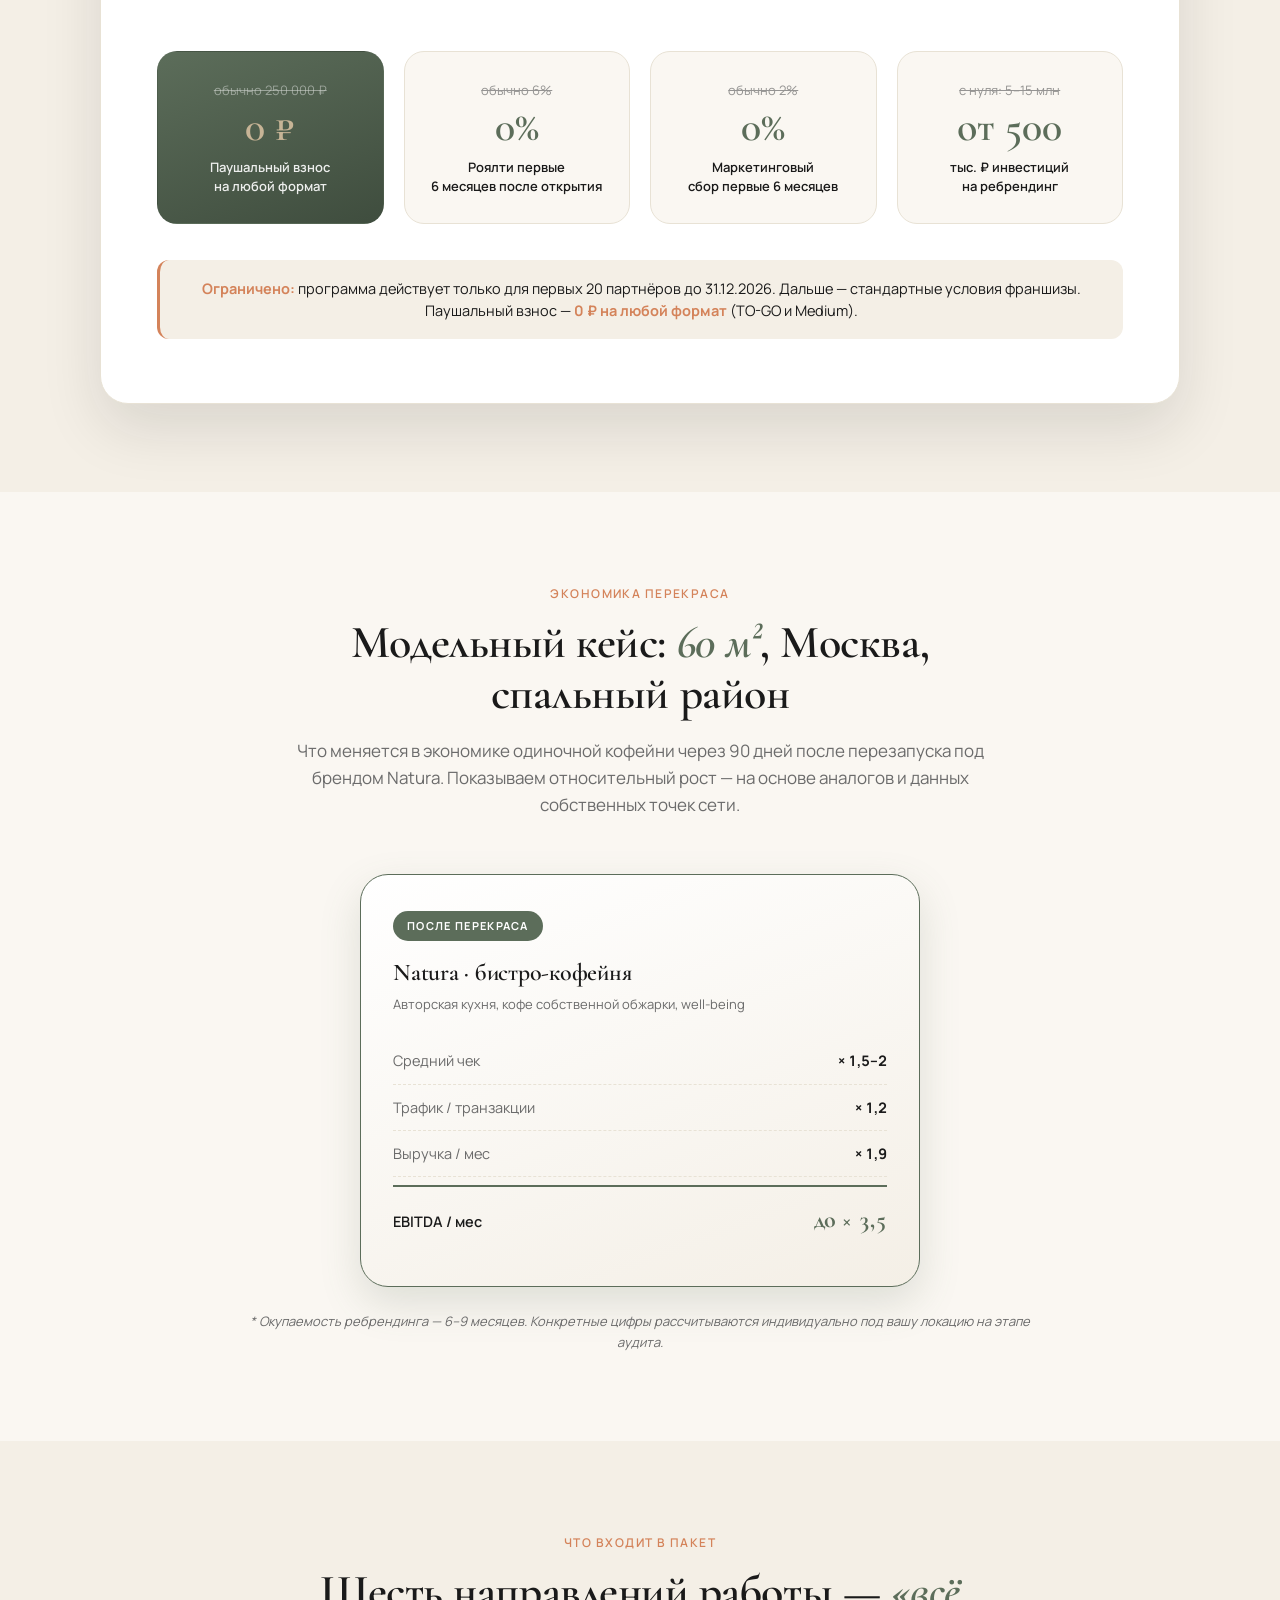
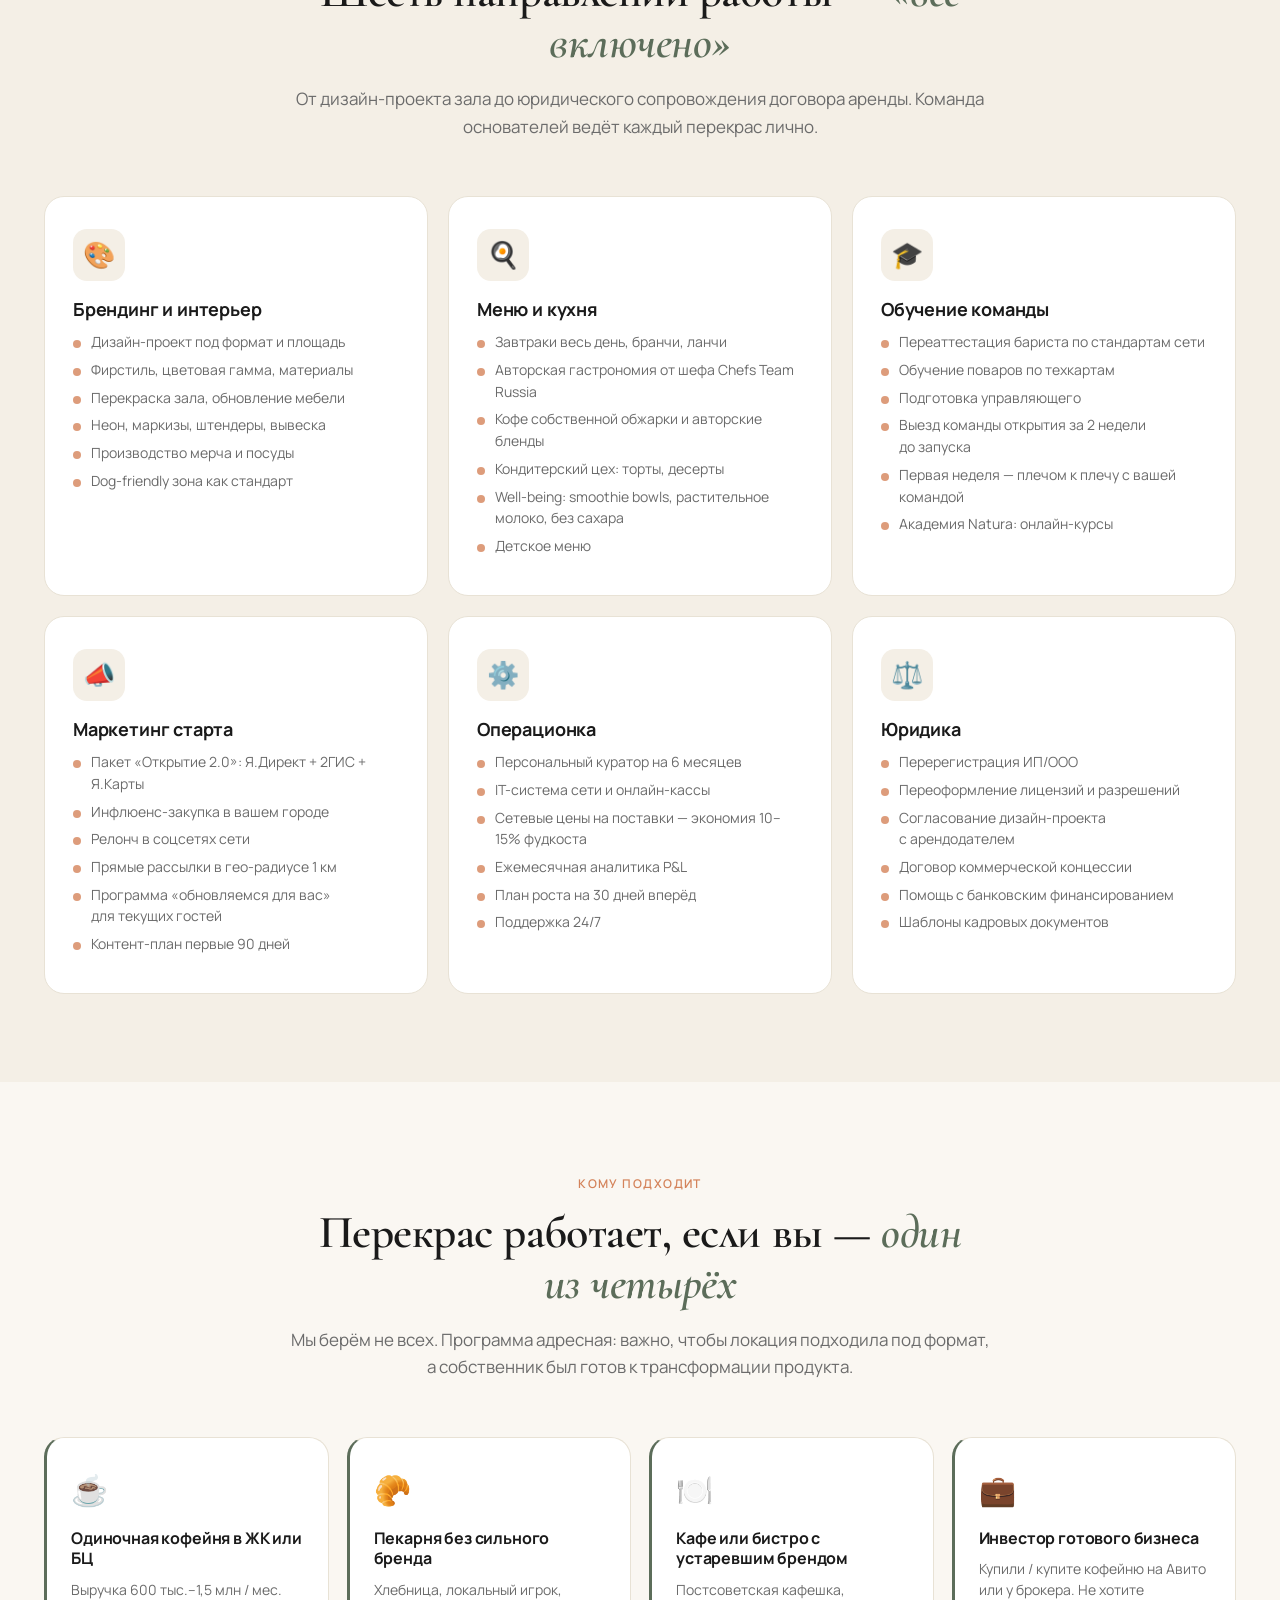
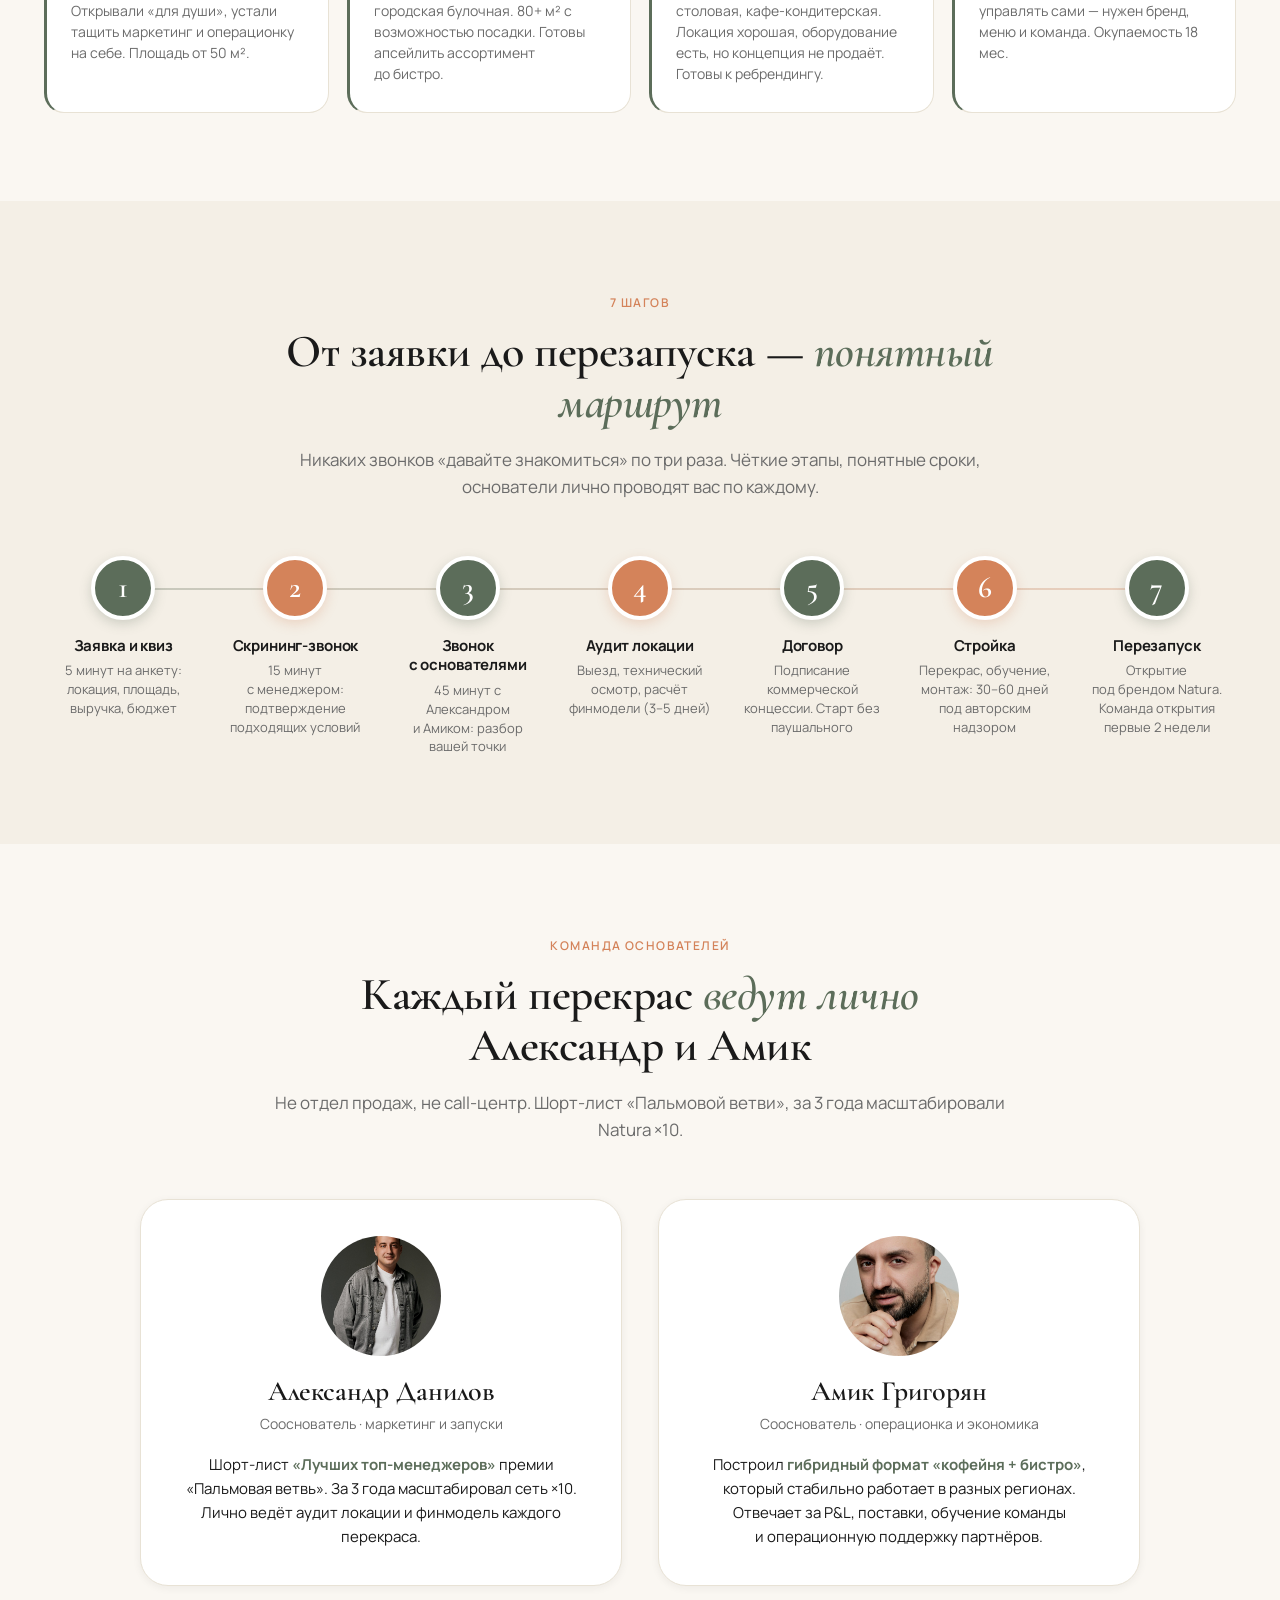
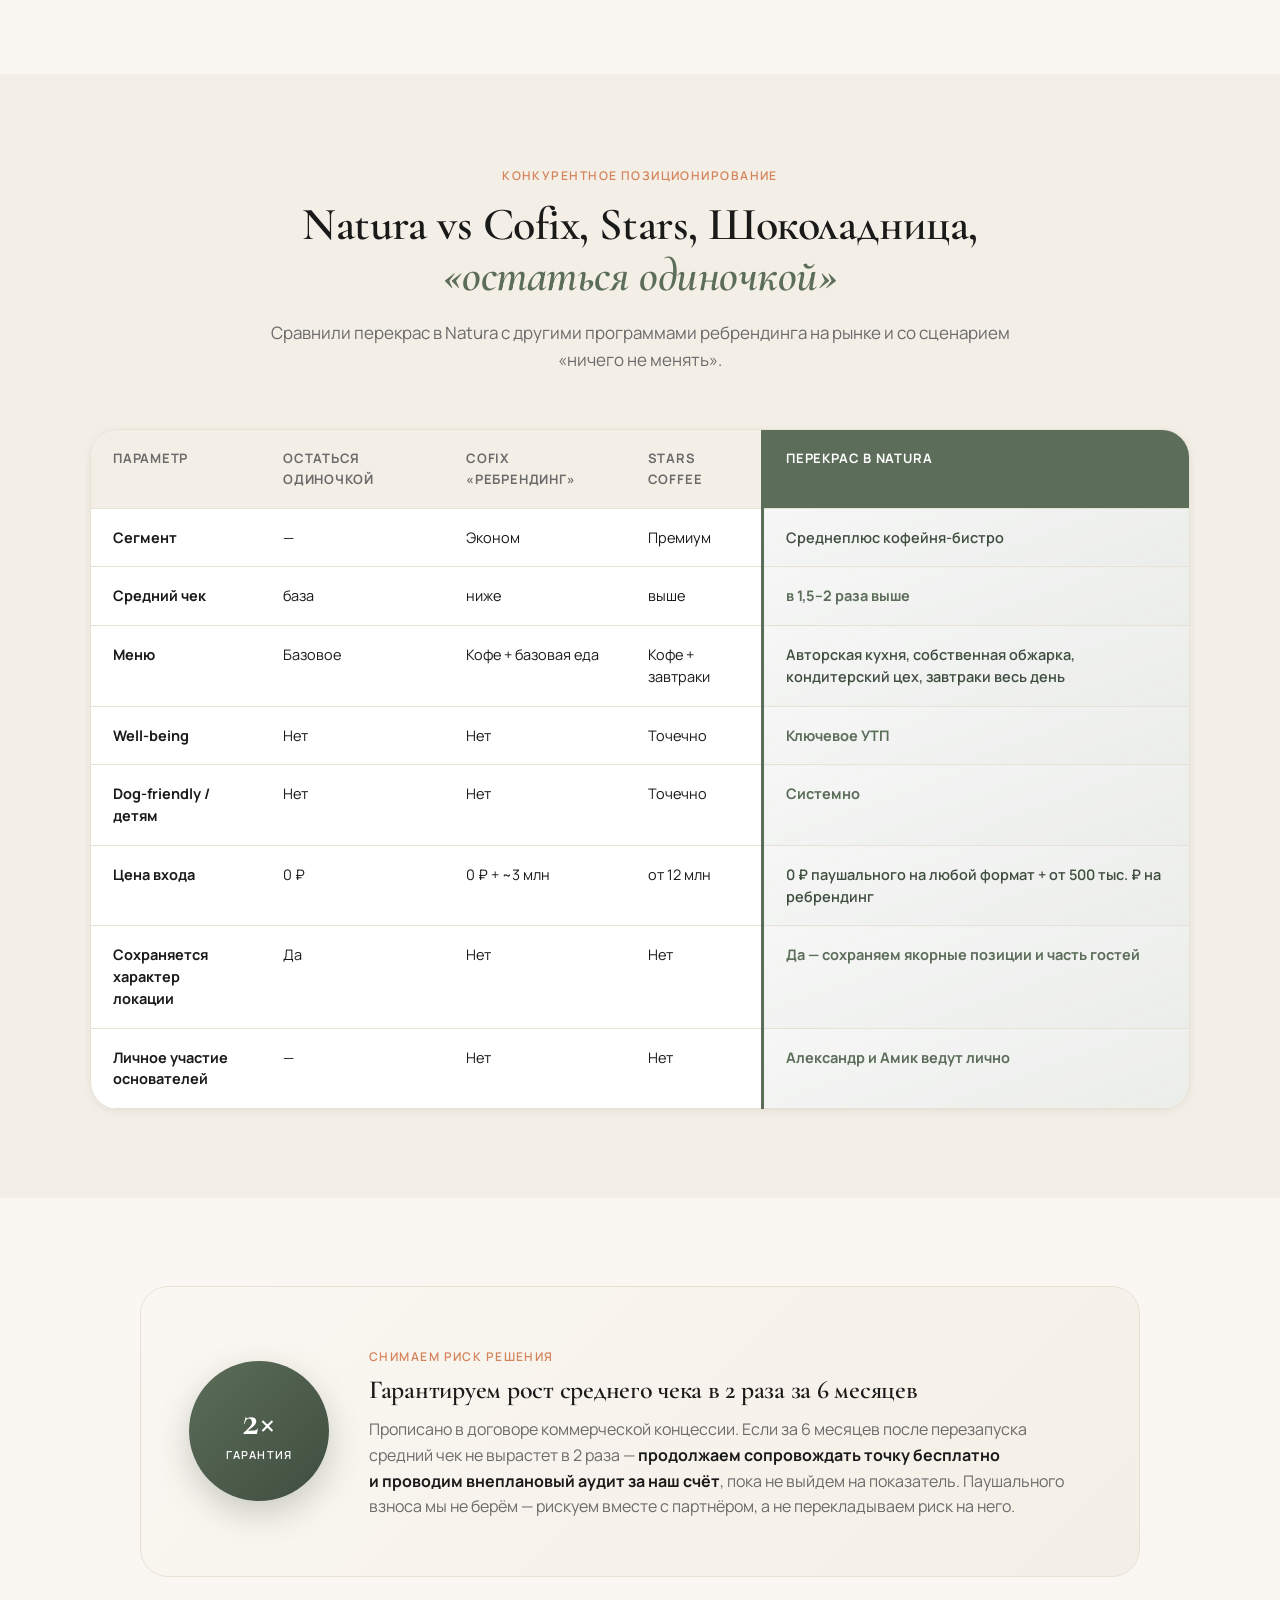
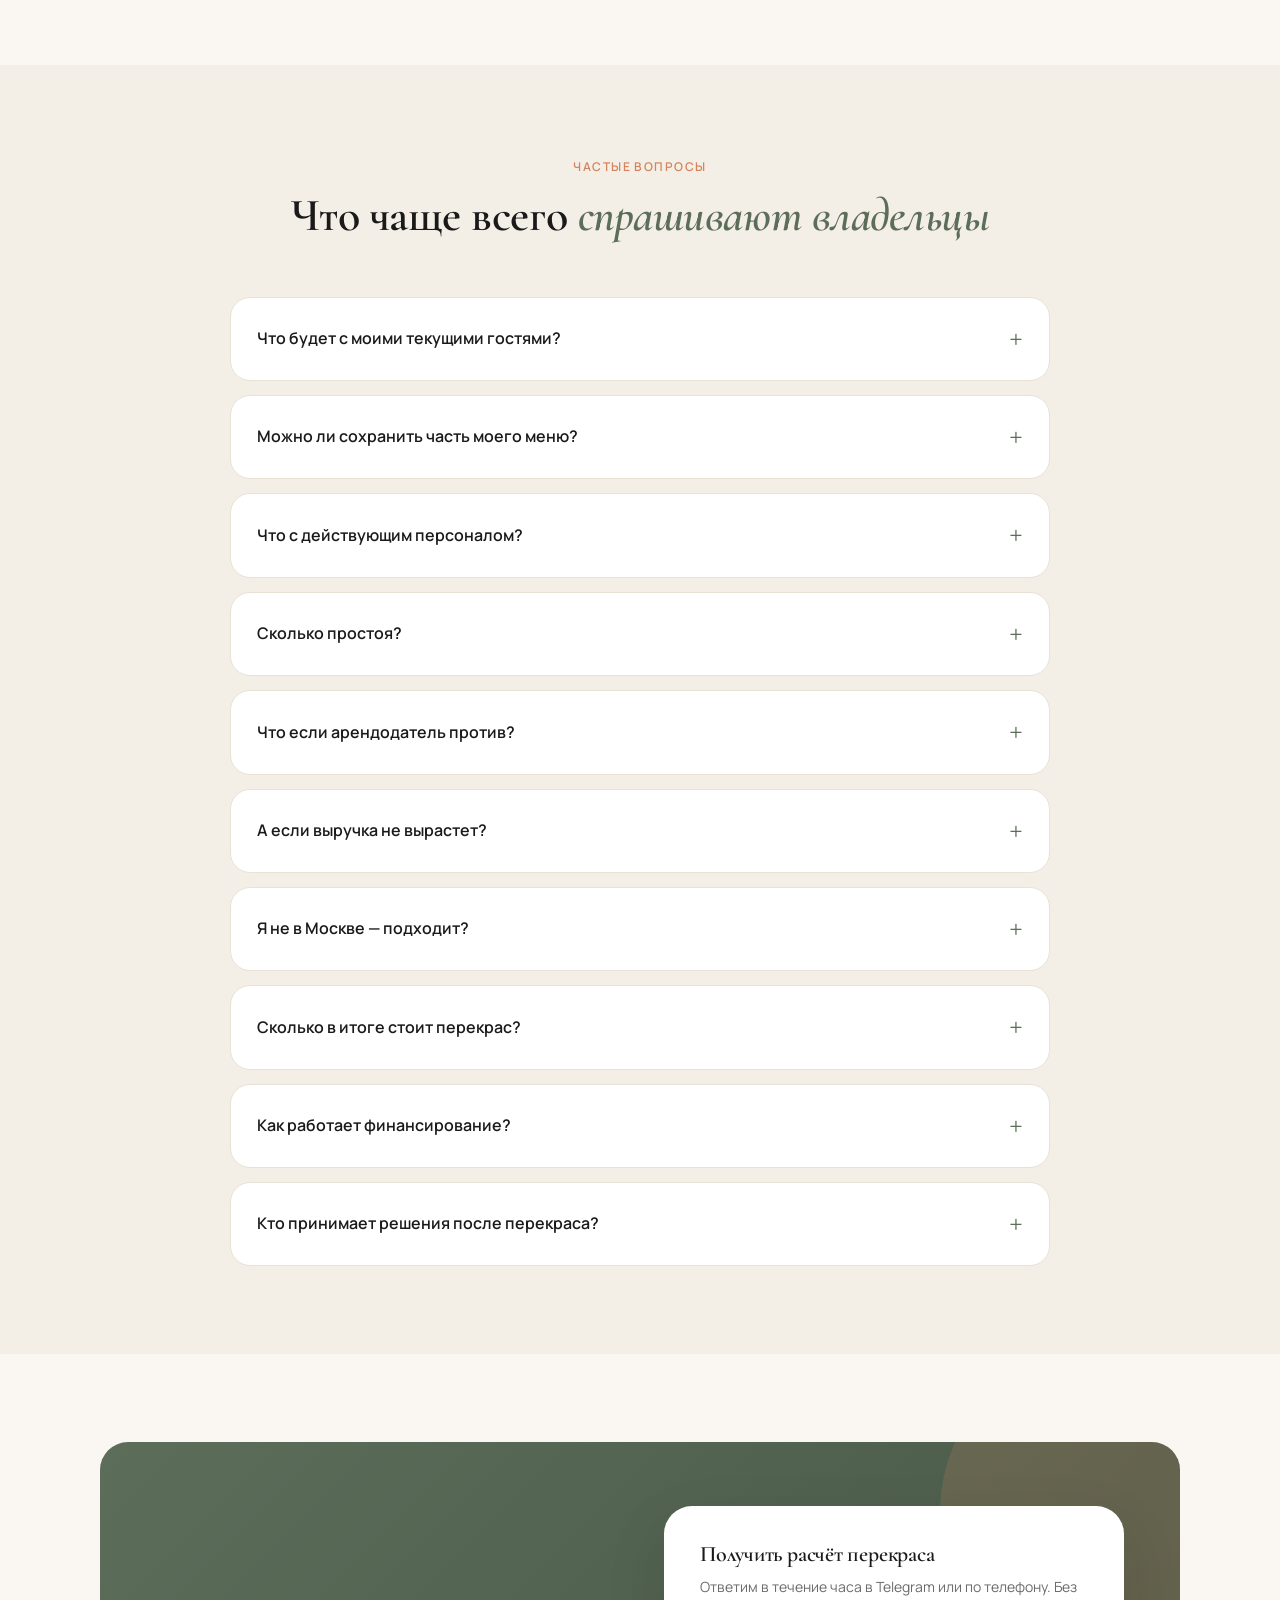
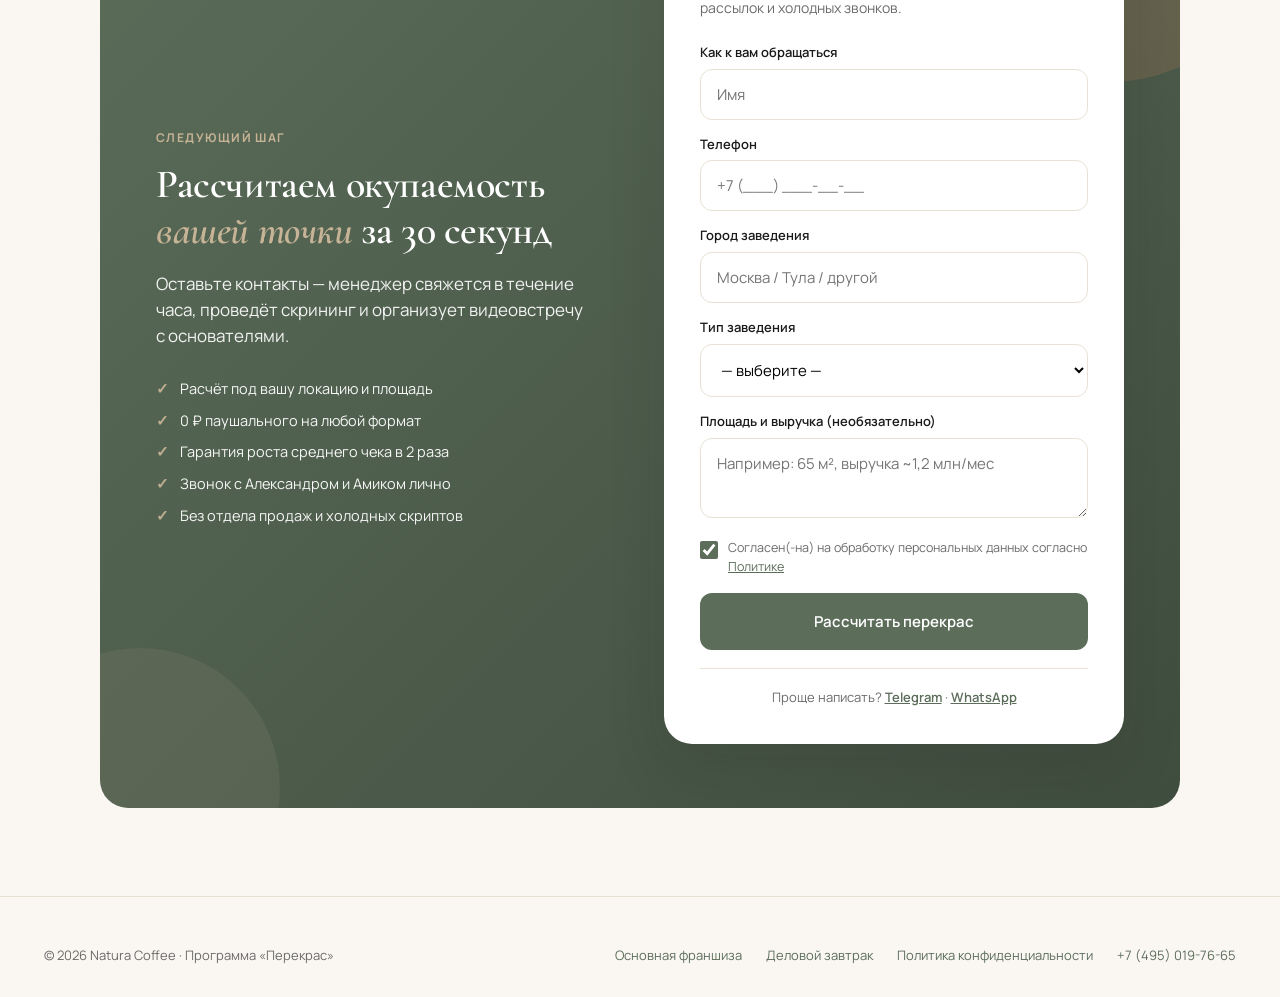
<file: perekras.html>
<!DOCTYPE html>
<html lang="ru">
<head>
<meta charset="UTF-8">
<meta name="viewport" content="width=device-width, initial-scale=1.0">
<title>Перекрас в Natura — ребрендинг действующей кофейни. 0 ₽ паушального</title>
<meta name="description" content="Программа «Перекрас в Natura»: ребрендинг действующей кофейни, пекарни или кафе-бистро в кофейню-бистро Natura за 30–60 дней. 0 ₽ паушального на любой формат, 0% роялти и маркетинга 6 месяцев, рост среднего чека в 1,5–2 раза.">
<meta property="og:title" content="Перекрас в Natura — ребрендинг кофейни">
<meta property="og:description" content="Превратим вашу действующую кофейню или кафе в Natura за 30–60 дней. 0 ₽ паушального на любой формат, 0% роялти и маркетинга 6 месяцев, окупаемость 6–9 месяцев.">
<meta property="og:type" content="website">
<meta property="og:image" content="img/natura/interior-team.jpg">
<link rel="icon" type="image/svg+xml" href="favicon.svg">
<link rel="preconnect" href="https://fonts.googleapis.com">
<link rel="preconnect" href="https://fonts.gstatic.com" crossorigin>
<link href="https://fonts.googleapis.com/css2?family=Cormorant+Garamond:wght@500;600;700&family=Manrope:wght@300;400;500;600;700&display=swap" rel="stylesheet">
<link rel="stylesheet" href="styles.css">
<style>
/* ============ PEREKRAS PAGE — brand-consistent, self-contained layout ============ */
.pr-bar{background:var(--c-primary);color:#fff;font-size:13px;font-weight:500;text-align:center;padding:10px 16px;letter-spacing:.01em}
.pr-bar b{color:var(--c-accent-2)}

.pr-header{padding:20px 0;border-bottom:1px solid var(--c-line);background:#faf7f2}
.pr-header__inner{display:flex;align-items:center;justify-content:space-between;gap:20px}
.pr-logo{font-family:'Cormorant Garamond',serif;font-size:26px;font-weight:700;letter-spacing:-.01em;color:var(--c-primary)}
.pr-logo span{color:var(--c-accent)}
.pr-header__back{font-size:14px;color:var(--c-text-soft);font-weight:500}
.pr-header__back:hover{color:var(--c-primary)}
.pr-header__cta{display:none}
@media(min-width:760px){.pr-header__cta{display:inline-flex;align-items:center;gap:8px;font-size:14px;font-weight:600;color:#fff;background:var(--c-primary);padding:10px 20px;border-radius:100px;transition:background .2s ease}.pr-header__cta:hover{background:var(--c-primary-dark);color:#fff}}

/* HERO */
.pr-hero{padding:88px 0 80px;background:linear-gradient(180deg,#faf7f2 0%,#f4efe6 100%);position:relative;overflow:hidden}
.pr-hero::before{content:"";position:absolute;top:-140px;right:-140px;width:480px;height:480px;border-radius:50%;background:radial-gradient(circle,rgba(92,109,90,.14),transparent 70%);pointer-events:none}
.pr-hero::after{content:"";position:absolute;bottom:-100px;left:-80px;width:320px;height:320px;border-radius:50%;background:radial-gradient(circle,rgba(212,131,90,.1),transparent 70%);pointer-events:none}
.pr-hero__grid{display:grid;grid-template-columns:1.15fr 1fr;gap:64px;align-items:center;position:relative}
.pr-eyebrow{display:inline-flex;align-items:center;gap:10px;font-size:13px;font-weight:600;letter-spacing:.08em;text-transform:uppercase;color:var(--c-accent);margin-bottom:24px}
.pr-eyebrow::before{content:"";width:32px;height:1px;background:var(--c-accent)}
.pr-hero h1{font-size:clamp(34px,4.8vw,58px);line-height:1.07;margin-bottom:24px;font-weight:600}
.pr-hero h1 em{font-style:italic;color:var(--c-primary);font-weight:500}
.pr-hero__lead{font-size:19px;line-height:1.55;color:var(--c-text-soft);margin-bottom:32px;max-width:580px}
.pr-hero__lead b{color:var(--c-text);font-weight:600}
.pr-hero__metrics{display:grid;grid-template-columns:repeat(3,1fr);gap:14px;margin-bottom:36px;max-width:560px}
.pr-hero__metric{background:#fff;padding:18px 18px;border-radius:var(--radius-lg);border:1px solid var(--c-line)}
.pr-hero__metric-value{font-family:'Cormorant Garamond',serif;font-size:26px;font-weight:600;color:var(--c-primary);line-height:1;margin-bottom:6px}
.pr-hero__metric-label{font-size:12px;color:var(--c-text-soft);line-height:1.3}
.pr-hero__cta{display:flex;flex-wrap:wrap;gap:14px;align-items:center;margin-bottom:18px}
.pr-btn{display:inline-flex;align-items:center;gap:10px;padding:18px 32px;border-radius:100px;font-size:15px;font-weight:600;transition:all .2s ease;cursor:pointer;border:1.5px solid transparent;font-family:inherit}
.pr-btn--primary{background:var(--c-primary);color:#fff;box-shadow:0 8px 24px rgba(92,109,90,.28)}
.pr-btn--primary:hover{background:var(--c-primary-dark);transform:translateY(-2px);box-shadow:0 12px 32px rgba(92,109,90,.4);color:#fff}
.pr-btn--ghost{background:transparent;color:var(--c-primary);border-color:var(--c-primary)}
.pr-btn--ghost:hover{background:var(--c-primary);color:#fff}
.pr-btn--wa{background:#25D366;color:#fff}
.pr-btn--wa:hover{background:#1ebd5b;color:#fff}
.pr-hero__note{font-size:13px;color:var(--c-text-soft)}
.pr-hero__note b{color:var(--c-accent);font-weight:700}

.pr-hero__card{background:#fff;border-radius:var(--radius-xl);padding:0;box-shadow:var(--shadow-lg);position:relative;overflow:hidden}
.pr-hero__card-photo{display:block;width:100%;aspect-ratio:4/5;object-fit:cover;background:#e8e2d5}
.pr-hero__card-badge{position:absolute;top:24px;left:24px;background:var(--c-accent);color:#fff;font-size:12px;font-weight:700;text-transform:uppercase;letter-spacing:.08em;padding:8px 16px;border-radius:20px;box-shadow:0 6px 16px rgba(212,131,90,.4);z-index:2}
.pr-hero__card-overlay{position:absolute;bottom:0;left:0;right:0;background:linear-gradient(180deg,transparent 0%,rgba(0,0,0,.85) 100%);padding:60px 28px 24px;color:#fff}
.pr-hero__card-overlay h3{color:#fff;font-size:22px;margin-bottom:8px}
.pr-hero__card-overlay p{font-size:14px;opacity:.85;line-height:1.4}

/* SECTIONS */
.pr-section{padding:88px 0;position:relative}
.pr-section--alt{background:var(--c-bg-alt)}
.pr-section--dark{background:linear-gradient(135deg,var(--c-primary-dark) 0%,var(--c-primary) 100%);color:#fff}
.pr-section__head{text-align:center;max-width:760px;margin:0 auto 56px}
.pr-section__eyebrow{display:inline-block;font-size:12px;font-weight:600;letter-spacing:.12em;text-transform:uppercase;color:var(--c-accent);margin-bottom:14px}
.pr-section--dark .pr-section__eyebrow{color:var(--c-accent-2)}
.pr-section h2{font-size:clamp(30px,3.8vw,46px);line-height:1.1;margin-bottom:18px}
.pr-section--dark h2{color:#fff}
.pr-section h2 em{font-style:italic;color:var(--c-primary)}
.pr-section--dark h2 em{color:var(--c-accent-2)}
.pr-section__lead{font-size:17px;color:var(--c-text-soft);line-height:1.6}
.pr-section--dark .pr-section__lead{color:rgba(255,255,255,.85)}

/* TRUST STRIP */
.pr-trust{padding:32px 0;background:#fff;border-bottom:1px solid var(--c-line)}
.pr-trust__inner{display:flex;flex-wrap:wrap;justify-content:center;align-items:center;gap:32px 44px;text-align:center}
.pr-trust__item{font-size:14px;color:var(--c-text-soft);line-height:1.4}
.pr-trust__item b{display:block;font-family:'Cormorant Garamond',serif;font-size:24px;color:var(--c-primary);font-weight:700;margin-bottom:2px}

/* PAINS */
.pr-pains{display:grid;grid-template-columns:repeat(3,1fr);gap:20px}
.pr-pain{background:#fff;border-radius:var(--radius-lg);padding:32px 28px;border:1px solid var(--c-line);transition:all .25s ease;position:relative}
.pr-pain:hover{transform:translateY(-3px);box-shadow:var(--shadow);border-color:var(--c-accent)}
.pr-pain__num{font-family:'Cormorant Garamond',serif;font-size:42px;font-weight:600;line-height:1;color:var(--c-accent);opacity:.4;margin-bottom:10px}
.pr-pain h3{font-size:18px;font-family:'Manrope',sans-serif;font-weight:700;margin-bottom:12px;letter-spacing:-.01em;line-height:1.3}
.pr-pain p{font-size:14.5px;color:var(--c-text-soft);line-height:1.55}
.pr-pain__src{display:block;margin-top:10px;font-size:12px;color:var(--c-primary);font-weight:600;font-style:italic}

/* WHAT */
.pr-what{display:grid;grid-template-columns:1.1fr 1fr;gap:48px;align-items:center}
.pr-what__photo{border-radius:var(--radius-xl);overflow:hidden;box-shadow:var(--shadow);aspect-ratio:5/4}
.pr-what__photo img{width:100%;height:100%;object-fit:cover;display:block}
.pr-what h2{margin-bottom:20px}
.pr-what__lead{font-size:18px;line-height:1.55;color:var(--c-text);margin-bottom:24px}
.pr-what__lead b{color:var(--c-primary);font-weight:700}
.pr-what__steps{display:flex;flex-direction:column;gap:14px}
.pr-what__step{display:flex;gap:14px;font-size:15px;line-height:1.5;color:var(--c-text-soft)}
.pr-what__step::before{content:"✓";flex-shrink:0;width:24px;height:24px;border-radius:50%;background:var(--c-primary);color:#fff;display:inline-flex;align-items:center;justify-content:center;font-size:13px;font-weight:700;margin-top:1px}
.pr-what__step b{color:var(--c-text)}

/* OFFER PANEL */
.pr-offer{background:#fff;border-radius:var(--radius-xl);padding:64px 56px;box-shadow:var(--shadow-lg);border:1px solid var(--c-line);max-width:1080px;margin:0 auto}
.pr-offer__head{text-align:center;margin-bottom:48px}
.pr-offer__eyebrow{font-size:13px;color:var(--c-accent);font-weight:700;letter-spacing:.1em;text-transform:uppercase;margin-bottom:14px;display:block}
.pr-offer__title{font-size:clamp(28px,3.2vw,40px);margin-bottom:14px}
.pr-offer__lead{font-size:16px;color:var(--c-text-soft);line-height:1.55;max-width:620px;margin:0 auto}
.pr-offer__grid{display:grid;grid-template-columns:repeat(4,1fr);gap:20px;margin-bottom:36px}
.pr-offer__item{text-align:center;padding:28px 18px;border-radius:var(--radius-lg);background:var(--c-bg);border:1px solid var(--c-line);position:relative}
.pr-offer__item--accent{background:linear-gradient(160deg,var(--c-primary) 0%,var(--c-primary-dark) 100%);color:#fff;border-color:transparent}
.pr-offer__item-value{font-family:'Cormorant Garamond',serif;font-size:42px;font-weight:600;line-height:1;color:var(--c-primary);margin-bottom:10px}
.pr-offer__item--accent .pr-offer__item-value{color:var(--c-accent-2)}
.pr-offer__item-old{display:block;font-size:13px;color:var(--c-text-soft);text-decoration:line-through;margin-bottom:6px;opacity:.7}
.pr-offer__item--accent .pr-offer__item-old{color:rgba(255,255,255,.6)}
.pr-offer__item-label{font-size:13px;font-weight:600;color:var(--c-text);line-height:1.4}
.pr-offer__item--accent .pr-offer__item-label{color:#fff;opacity:.9}
.pr-offer__limit{text-align:center;padding:18px 24px;background:var(--c-bg-alt);border-radius:var(--radius);border-left:3px solid var(--c-accent);font-size:14.5px;color:var(--c-text);line-height:1.5}
.pr-offer__limit b{color:var(--c-accent)}

/* CASE BEFORE/AFTER */
.pr-case{display:grid;grid-template-columns:1fr auto 1fr;gap:24px;align-items:stretch;max-width:1100px;margin:0 auto}
.pr-case__col{background:#fff;border-radius:var(--radius-xl);padding:36px 32px;border:1px solid var(--c-line);box-shadow:var(--shadow-sm)}
.pr-case__col--after{background:linear-gradient(160deg,#fff 0%,#f4efe6 100%);border-color:var(--c-primary);box-shadow:0 16px 40px rgba(92,109,90,.18)}
.pr-case__tag{display:inline-block;font-size:11px;font-weight:700;letter-spacing:.12em;text-transform:uppercase;padding:6px 14px;border-radius:20px;margin-bottom:18px}
.pr-case__col--before .pr-case__tag{background:#f0e8db;color:var(--c-text-soft)}
.pr-case__col--after .pr-case__tag{background:var(--c-primary);color:#fff}
.pr-case__col h3{font-size:24px;margin-bottom:6px;line-height:1.2}
.pr-case__col-sub{font-size:13px;color:var(--c-text-soft);margin-bottom:24px}
.pr-case__pnl{display:flex;flex-direction:column;gap:0}
.pr-case__pnl-row{display:flex;justify-content:space-between;align-items:baseline;padding:11px 0;border-bottom:1px dashed var(--c-line);font-size:14.5px}
.pr-case__pnl-row:last-child{border-bottom:none}
.pr-case__pnl-row span{color:var(--c-text-soft)}
.pr-case__pnl-row b{font-weight:700;color:var(--c-text);font-variant-numeric:tabular-nums}
.pr-case__pnl-row--accent{margin-top:8px;padding-top:14px;border-top:2px solid var(--c-primary);border-bottom:none!important}
.pr-case__pnl-row--accent span{color:var(--c-text);font-weight:600}
.pr-case__pnl-row--accent b{font-family:'Cormorant Garamond',serif;font-size:24px;color:var(--c-primary);font-weight:700}
.pr-case__col--before .pr-case__pnl-row--accent b{color:var(--c-text)}
.pr-case__arrow{display:flex;align-items:center;justify-content:center;font-family:'Cormorant Garamond',serif;font-size:48px;color:var(--c-accent);font-weight:600}
.pr-case__note{text-align:center;font-size:13px;color:var(--c-text-soft);margin-top:24px;max-width:780px;margin-left:auto;margin-right:auto;font-style:italic}

/* PACKAGE */
.pr-pkg{display:grid;grid-template-columns:repeat(3,1fr);gap:20px}
.pr-pkg__card{background:#fff;border-radius:var(--radius-lg);padding:32px 28px;border:1px solid var(--c-line);transition:all .25s ease}
.pr-pkg__card:hover{transform:translateY(-3px);box-shadow:var(--shadow);border-color:var(--c-primary-light)}
.pr-pkg__icon{width:52px;height:52px;border-radius:14px;background:var(--c-bg-alt);display:flex;align-items:center;justify-content:center;font-size:26px;margin-bottom:18px}
.pr-pkg__card h3{font-size:18px;font-family:'Manrope',sans-serif;font-weight:700;margin-bottom:12px;letter-spacing:-.01em}
.pr-pkg__card ul{list-style:none;padding:0;margin:0}
.pr-pkg__card li{font-size:14px;color:var(--c-text-soft);line-height:1.55;padding-left:18px;position:relative;margin-bottom:6px}
.pr-pkg__card li::before{content:"";position:absolute;left:0;top:9px;width:8px;height:8px;border-radius:50%;background:var(--c-accent);opacity:.8}

/* WHO */
.pr-who{display:grid;grid-template-columns:repeat(4,1fr);gap:18px}
.pr-who__card{background:#fff;border-radius:var(--radius-lg);padding:28px 24px;border:1px solid var(--c-line);border-left:3px solid var(--c-primary)}
.pr-who__icon{font-size:30px;margin-bottom:14px}
.pr-who__card h3{font-size:16px;font-family:'Manrope',sans-serif;font-weight:700;margin-bottom:10px;line-height:1.3}
.pr-who__card p{font-size:14px;color:var(--c-text-soft);line-height:1.5}

/* PROCESS */
.pr-process{position:relative;padding:0}
.pr-process__list{display:grid;grid-template-columns:repeat(7,1fr);gap:14px;position:relative}
.pr-process__list::before{content:"";position:absolute;top:32px;left:5%;right:5%;height:2px;background:linear-gradient(90deg,var(--c-primary) 0%,var(--c-accent) 100%);opacity:.3;z-index:0}
.pr-process__step{position:relative;z-index:1;text-align:center;padding:0 6px}
.pr-process__num{width:64px;height:64px;border-radius:50%;background:var(--c-primary);color:#fff;font-family:'Cormorant Garamond',serif;font-size:30px;font-weight:600;display:flex;align-items:center;justify-content:center;margin:0 auto 16px;border:4px solid #fff;box-shadow:0 4px 12px rgba(92,109,90,.25)}
.pr-process__step:nth-child(even) .pr-process__num{background:var(--c-accent);box-shadow:0 4px 12px rgba(212,131,90,.25)}
.pr-process__step h4{font-size:15px;font-family:'Manrope',sans-serif;font-weight:700;margin-bottom:6px;line-height:1.3}
.pr-process__step p{font-size:13px;color:var(--c-text-soft);line-height:1.45}

/* FOUNDERS */
.pr-founders{display:grid;grid-template-columns:1fr 1fr;gap:36px;max-width:1000px;margin:0 auto}
.pr-founder{background:#fff;border-radius:var(--radius-xl);padding:36px;box-shadow:var(--shadow-sm);border:1px solid var(--c-line);text-align:center}
.pr-founder__photo{width:120px;height:120px;border-radius:50%;overflow:hidden;margin:0 auto 20px;background:#e8e2d5}
.pr-founder__photo img{width:100%;height:100%;object-fit:cover;display:block}
.pr-founder__name{font-family:'Cormorant Garamond',serif;font-size:28px;font-weight:600;margin-bottom:6px;line-height:1.1}
.pr-founder__role{font-size:14px;color:var(--c-text-soft);margin-bottom:18px}
.pr-founder__bio{font-size:15px;line-height:1.6;color:var(--c-text)}
.pr-founder__bio b{color:var(--c-primary)}

/* COMPARE */
.pr-compare{background:#fff;border-radius:var(--radius-xl);overflow:hidden;border:1px solid var(--c-line);box-shadow:var(--shadow-sm);max-width:1100px;margin:0 auto}
.pr-compare__scroll{overflow-x:auto}
.pr-compare table{width:100%;border-collapse:collapse;min-width:780px}
.pr-compare th,.pr-compare td{padding:18px 22px;text-align:left;font-size:14.5px;border-bottom:1px solid var(--c-line);vertical-align:top}
.pr-compare th{font-family:'Manrope',sans-serif;font-weight:700;font-size:13px;text-transform:uppercase;letter-spacing:.06em;color:var(--c-text-soft);background:var(--c-bg-alt)}
.pr-compare th:first-child{width:170px}
.pr-compare td{color:var(--c-text);line-height:1.5}
.pr-compare td.pr-compare__highlight{background:linear-gradient(160deg,rgba(92,109,90,.06) 0%,rgba(92,109,90,.12) 100%);font-weight:600;color:var(--c-primary-dark);border-left:3px solid var(--c-primary)}
.pr-compare th.pr-compare__highlight{background:var(--c-primary);color:#fff;border-left:3px solid var(--c-primary)}
.pr-compare__cell-strong{font-weight:700;color:var(--c-primary)}

/* GUARANTEE */
.pr-guarantee{background:linear-gradient(135deg,var(--c-bg) 0%,var(--c-bg-alt) 100%);border-radius:var(--radius-xl);padding:56px 48px;display:grid;grid-template-columns:auto 1fr;gap:40px;align-items:center;border:1px solid var(--c-line);max-width:1000px;margin:0 auto}
.pr-guarantee__seal{width:140px;height:140px;border-radius:50%;background:linear-gradient(135deg,var(--c-primary) 0%,var(--c-primary-dark) 100%);color:#fff;display:flex;flex-direction:column;align-items:center;justify-content:center;text-align:center;flex-shrink:0;box-shadow:0 12px 32px rgba(92,109,90,.3)}
.pr-guarantee__seal-pct{font-family:'Cormorant Garamond',serif;font-size:42px;font-weight:700;line-height:1}
.pr-guarantee__seal-label{font-size:11px;font-weight:600;letter-spacing:.1em;text-transform:uppercase;margin-top:4px}
.pr-guarantee h3{font-size:26px;margin-bottom:12px;line-height:1.2}
.pr-guarantee p{font-size:16px;color:var(--c-text-soft);line-height:1.6}
.pr-guarantee p b{color:var(--c-text)}

/* FAQ */
.pr-faq{max-width:820px;margin:0 auto;display:flex;flex-direction:column;gap:14px}
.pr-faq__item{background:#fff;border-radius:var(--radius-lg);border:1px solid var(--c-line);overflow:hidden;transition:border-color .2s ease}
.pr-faq__item[open]{border-color:var(--c-primary)}
.pr-faq__q{padding:22px 26px;cursor:pointer;font-size:16px;font-weight:600;color:var(--c-text);display:flex;justify-content:space-between;align-items:center;gap:20px;list-style:none}
.pr-faq__q::-webkit-details-marker{display:none}
.pr-faq__q::after{content:"+";font-size:24px;font-weight:300;color:var(--c-primary);transition:transform .2s ease;flex-shrink:0}
.pr-faq__item[open] .pr-faq__q::after{transform:rotate(45deg)}
.pr-faq__a{padding:0 26px 22px;font-size:15px;color:var(--c-text-soft);line-height:1.65}
.pr-faq__a b{color:var(--c-text)}

/* CTA / FORM */
.pr-cta{background:linear-gradient(135deg,var(--c-primary) 0%,var(--c-primary-dark) 100%);color:#fff;border-radius:var(--radius-xl);padding:64px 56px;position:relative;overflow:hidden;max-width:1080px;margin:0 auto}
.pr-cta::before{content:"";position:absolute;top:-100px;right:-100px;width:340px;height:340px;border-radius:50%;background:rgba(212,131,90,.18);pointer-events:none}
.pr-cta::after{content:"";position:absolute;bottom:-120px;left:-100px;width:280px;height:280px;border-radius:50%;background:rgba(199,180,150,.1);pointer-events:none}
.pr-cta__inner{position:relative;display:grid;grid-template-columns:1fr 1fr;gap:48px;align-items:center}
.pr-cta__eyebrow{display:inline-block;font-size:12px;color:var(--c-accent-2);font-weight:700;letter-spacing:.12em;text-transform:uppercase;margin-bottom:14px}
.pr-cta h2{color:#fff;font-size:clamp(28px,3.2vw,40px);margin-bottom:18px;line-height:1.15}
.pr-cta h2 em{font-style:italic;color:var(--c-accent-2)}
.pr-cta__lead{font-size:17px;opacity:.92;line-height:1.55;margin-bottom:28px}
.pr-cta__bullets{list-style:none;padding:0;margin:0;display:flex;flex-direction:column;gap:10px}
.pr-cta__bullets li{font-size:14.5px;opacity:.95;padding-left:24px;position:relative;line-height:1.5}
.pr-cta__bullets li::before{content:"✓";position:absolute;left:0;top:0;color:var(--c-accent-2);font-weight:700}

.pr-form{background:#fff;color:var(--c-text);padding:36px;border-radius:var(--radius-xl);box-shadow:var(--shadow-lg)}
.pr-form h3{font-size:22px;margin-bottom:8px;color:var(--c-text)}
.pr-form__lead{font-size:14px;color:var(--c-text-soft);margin-bottom:24px;line-height:1.5}
.pr-form__field{margin-bottom:14px}
.pr-form__field label{display:block;font-size:13px;font-weight:600;color:var(--c-text);margin-bottom:6px}
.pr-form__field input,.pr-form__field textarea,.pr-form__field select{width:100%;padding:14px 16px;border:1.5px solid var(--c-line);border-radius:var(--radius);font-size:15px;background:#fff;font-family:inherit;transition:border-color .2s ease}
.pr-form__field input:focus,.pr-form__field textarea:focus,.pr-form__field select:focus{outline:none;border-color:var(--c-primary)}
.pr-form__field textarea{resize:vertical;min-height:80px}
.pr-form__consent{display:flex;align-items:flex-start;gap:10px;font-size:12.5px;color:var(--c-text-soft);line-height:1.5;margin:6px 0 16px}
.pr-form__consent input{width:18px;height:18px;margin-top:2px;flex-shrink:0;accent-color:var(--c-primary)}
.pr-form__consent a{color:var(--c-primary);text-decoration:underline}
.pr-form__submit{width:100%;padding:18px;background:var(--c-primary);color:#fff;border-radius:var(--radius);font-size:15px;font-weight:600;cursor:pointer;border:none;transition:all .2s ease;font-family:inherit}
.pr-form__submit:hover{background:var(--c-primary-dark)}
.pr-form__submit:disabled{opacity:.6;cursor:not-allowed}
.pr-form__success{display:none;text-align:center;padding:20px 0}
.pr-form__success.active{display:block}
.pr-form__success h3{font-size:22px;margin-bottom:10px;color:var(--c-primary)}
.pr-form__alt{text-align:center;margin-top:18px;padding-top:18px;border-top:1px solid var(--c-line);font-size:13px;color:var(--c-text-soft)}
.pr-form__alt a{color:var(--c-primary);font-weight:600;text-decoration:underline}

/* FOOTER */
.pr-footer{padding:48px 0 32px;border-top:1px solid var(--c-line);background:#faf7f2}
.pr-footer__inner{display:flex;flex-wrap:wrap;justify-content:space-between;gap:24px;align-items:center;font-size:13px;color:var(--c-text-soft)}
.pr-footer__links{display:flex;flex-wrap:wrap;gap:24px}
.pr-footer__links a{color:var(--c-primary);text-decoration:none}
.pr-footer__links a:hover{text-decoration:underline}

/* FLOATING MESSENGERS */
.pr-fab{position:fixed;bottom:24px;right:24px;display:flex;flex-direction:column;gap:12px;z-index:50}
.pr-fab__btn{width:54px;height:54px;border-radius:50%;display:flex;align-items:center;justify-content:center;box-shadow:0 8px 24px rgba(0,0,0,.18);transition:transform .2s ease;color:#fff}
.pr-fab__btn:hover{transform:translateY(-3px) scale(1.05)}
.pr-fab__btn--wa{background:#25D366}
.pr-fab__btn--tg{background:#28a8e9}

/* MOBILE */
@media (max-width:880px){
  .pr-hero{padding:48px 0 56px}
  .pr-hero__grid{grid-template-columns:1fr;gap:40px}
  .pr-hero__metrics{grid-template-columns:repeat(3,1fr);gap:8px}
  .pr-hero__metric{padding:14px 12px}
  .pr-hero__metric-value{font-size:22px}
  .pr-section{padding:56px 0}
  .pr-pains{grid-template-columns:1fr;gap:14px}
  .pr-what{grid-template-columns:1fr;gap:32px}
  .pr-what__photo{aspect-ratio:4/3}
  .pr-offer{padding:36px 24px}
  .pr-offer__grid{grid-template-columns:repeat(2,1fr);gap:14px}
  .pr-case{grid-template-columns:1fr;gap:14px}
  .pr-case__arrow{transform:rotate(90deg);font-size:36px;padding:0}
  .pr-pkg{grid-template-columns:1fr;gap:14px}
  .pr-who{grid-template-columns:1fr 1fr;gap:14px}
  .pr-process__list{grid-template-columns:1fr 1fr;gap:24px 14px}
  .pr-process__list::before{display:none}
  .pr-founders{grid-template-columns:1fr;gap:20px}
  .pr-guarantee{grid-template-columns:1fr;text-align:center;padding:36px 24px;gap:24px}
  .pr-guarantee__seal{margin:0 auto}
  .pr-cta{padding:36px 24px}
  .pr-cta__inner{grid-template-columns:1fr;gap:32px}
  .pr-form{padding:24px}
  .pr-fab{bottom:16px;right:16px}
  .pr-fab__btn{width:48px;height:48px}
}
@media (max-width:520px){
  .pr-hero__metrics{grid-template-columns:1fr 1fr}
  .pr-offer__grid{grid-template-columns:1fr 1fr}
  .pr-who{grid-template-columns:1fr}
  .pr-process__list{grid-template-columns:1fr}
}
</style>
<!-- ============ SENTRY (Sprint 15 observability) ============ -->
<script src="https://browser.sentry-cdn.com/8.45.0/bundle.tracing.replay.min.js" crossorigin="anonymous"></script>
<script>
  (function () {
    var DSN = "__SENTRY_DSN__";
    if (window.Sentry && DSN.indexOf("https://") === 0) {
      Sentry.init({
        dsn: DSN,
        release: "natura-franchise@0.1.0-sprint15",
        environment: "production",
        tracesSampleRate: 0.1,
        replaysSessionSampleRate: 0.05,
        replaysOnErrorSampleRate: 1.0,
        integrations: [Sentry.replayIntegration({ maskAllText: false, blockAllMedia: true })]
      });
    }
    window.addEventListener('error', function (e) {
      if (e.target instanceof HTMLImageElement && window.Sentry) {
        Sentry.captureMessage('img-load-error', { level: 'warning', extra: { url: e.target.src, page: location.pathname } });
      }
    }, true);
    try {
      var qp = new URLSearchParams(window.location.search);
      if (qp.get('_probe') === 'true') {
        if (window.console) console.log('[probe] heartbeat ' + location.pathname);
        if (window.Sentry) Sentry.captureMessage('synthetic-probe', { level: 'info', tags: { synthetic: 'true', page: location.pathname } });
      }
    } catch (e) { /* no-op */ }
  })();
</script>

<!-- Yandex.Metrika counter (Sprint 27.3) -->
<script type="text/javascript">
  (function(m,e,t,r,i,k,a){m[i]=m[i]||function(){(m[i].a=m[i].a||[]).push(arguments)};
  m[i].l=1*new Date();
  for (var j = 0; j < document.scripts.length; j++) {if (document.scripts[j].src === r) { return; }}
  k=e.createElement(t),a=e.getElementsByTagName(t)[0],k.async=1,k.src=r,a.parentNode.insertBefore(k,a)})
  (window, document, "script", "https://mc.yandex.ru/metrika/tag.js?id=109104067", "ym");
  ym(109104067, "init", {clickmap:true, trackLinks:true, accurateTrackBounce:true, webvisor:true, ecommerce:"dataLayer"});
</script>
<noscript><div><img src="https://mc.yandex.ru/watch/109104067" style="position:absolute; left:-9999px;" alt="" /></div></noscript>
<!-- /Yandex.Metrika counter -->
</head>
<body>

<div class="pr-bar">Программа «Перекрас в Natura» · <b>только для первых 20 партнёров</b> до 31.12.2026</div>

<header class="pr-header">
  <div class="container pr-header__inner">
    <a href="/" class="pr-logo">Natura<span>.</span></a>
    <a href="/" class="pr-header__back">← Основная франшиза</a>
    <a href="#cta" class="pr-header__cta">Рассчитать перекрас</a>
  </div>
</header>

<!-- HERO -->
<section class="pr-hero">
  <div class="container pr-hero__grid">
    <div>
      <div class="pr-eyebrow">Программа для действующих заведений</div>
      <h1>Перекрасьте свою кофейню <em>в&nbsp;Natura</em></h1>
      <p class="pr-hero__lead">Поднимите средний чек <b>в&nbsp;1,5–2 раза</b> и выручку на&nbsp;30–60% за&nbsp;90 дней. Превратим действующую кофейню, пекарню или кафе в кофейню-бистро Natura за&nbsp;30–60 дней. <b>Без паушального взноса на&nbsp;любой формат.</b></p>

      <div class="pr-hero__metrics">
        <div class="pr-hero__metric">
          <div class="pr-hero__metric-value">0&nbsp;₽</div>
          <div class="pr-hero__metric-label">Паушальный взнос</div>
        </div>
        <div class="pr-hero__metric">
          <div class="pr-hero__metric-value">0%</div>
          <div class="pr-hero__metric-label">Роялти и&nbsp;маркетинг 6 мес.</div>
        </div>
        <div class="pr-hero__metric">
          <div class="pr-hero__metric-value">30–60</div>
          <div class="pr-hero__metric-label">Дней до перезапуска</div>
        </div>
      </div>

      <div class="pr-hero__cta">
        <a href="#cta" class="pr-btn pr-btn--primary">
          Рассчитать перекрас за&nbsp;30&nbsp;сек
          <svg width="18" height="18" viewBox="0 0 20 20" fill="none"><path d="M4 10h12m0 0l-5-5m5 5l-5 5" stroke="currentColor" stroke-width="2" stroke-linecap="round"/></svg>
        </a>
        <a href="#process" class="pr-btn pr-btn--ghost">Как это работает</a>
      </div>
      <p class="pr-hero__note">⚡ Ответим в&nbsp;течение часа · 🔒 Без холодных звонков · <b>Только для владельцев действующих кофеен и&nbsp;кафе</b></p>
    </div>

    <aside class="pr-hero__card">
      <div class="pr-hero__card-badge">До → После</div>
      <img src="img/natura/interior-checkout.png" alt="Интерьер кофейни-бистро Natura после перекраса" class="pr-hero__card-photo">
      <div class="pr-hero__card-overlay">
        <h3>Из «безликой кофейни» — в&nbsp;осознанное место</h3>
        <p>Авторская кухня, кофе собственной обжарки, well-being, dog-friendly. За&nbsp;60 дней.</p>
      </div>
    </aside>
  </div>
</section>

<!-- TRUST STRIP -->
<section class="pr-trust">
  <div class="container pr-trust__inner">
    <div class="pr-trust__item"><b>100%</b>точек прибыльны</div>
    <div class="pr-trust__item"><b>0</b>закрытых за всю историю</div>
    <div class="pr-trust__item"><b>1,5–2×</b>рост среднего чека</div>
    <div class="pr-trust__item"><b>RHA 2025</b>Russian Hospitality Awards</div>
    <div class="pr-trust__item"><b>Best 2GIS</b>лучшая кофейня 2025</div>
  </div>
</section>

<!-- PAINS -->
<section class="pr-section pr-section--alt">
  <div class="container">
    <div class="pr-section__head">
      <div class="pr-section__eyebrow">Знаем, что болит</div>
      <h2>Рынок 2026 года <em>безжалостен</em> к&nbsp;одиночным кофейням</h2>
      <p class="pr-section__lead">Шесть факторов, которые сегодня разрушают экономику классической кофейни «у&nbsp;дома». Перекрас в&nbsp;Natura закрывает каждый из&nbsp;них.</p>
    </div>
    <div class="pr-pains">
      <div class="pr-pain">
        <div class="pr-pain__num">01</div>
        <h3>Трафик упал на 7,3%</h3>
        <p>Гости стали реже заходить в кофейни — это уже не «временно». Старые инструменты привлечения больше не работают: новая аудитория ищет смысл, не просто эспрессо.</p>
        <span class="pr-pain__src">Платформа ОФД × Точка чёрного, 2025</span>
      </div>
      <div class="pr-pain">
        <div class="pr-pain__num">02</div>
        <h3>Себестоимость арабики +34%</h3>
        <p>Цена зерна выросла с 222 до 297 центов/фунт за год. Маржа классической кофейни «кофе + круассан» схлопывается даже у тех, кто не поднимает цены.</p>
        <span class="pr-pain__src">Cebra / Даблби, РБК, 2025</span>
      </div>
      <div class="pr-pain">
        <div class="pr-pain__num">03</div>
        <h3>Дискаунтеры открываются рядом</h3>
        <p>Cofix, One Price, Stars забирают «утреннего» гостя. Конкурировать ценой бессмысленно — нужен другой продукт и другая аудитория.</p>
        <span class="pr-pain__src">2ГИС, 2026</span>
      </div>
      <div class="pr-pain">
        <div class="pr-pain__num">04</div>
        <h3>Магазины крадут утро</h3>
        <p>Готовый кофе из ВкусВилл / Перекрёстка / АЗС перехватывает «кофе с собой». Без авторской еды и причины зайти именно к вам — гость уйдёт в супермаркет.</p>
      </div>
      <div class="pr-pain">
        <div class="pr-pain__num">05</div>
        <h3>Сильную команду не удержать</h3>
        <p>Одной точке не вытянуть нормального шефа, маркетолога, SMM и аналитика. Сетевой бренд решает: вы получаете команду на 6 месяцев за стоимость одного сотрудника.</p>
      </div>
      <div class="pr-pain">
        <div class="pr-pain__num">06</div>
        <h3>«Безымянная кофейня» не продаёт</h3>
        <p>Сократилось 13% кофеен в РФ — закрылись именно те, у кого не было ни бренда, ни истории, ни философии. Гость 2026 года выбирает место, а не точку.</p>
        <span class="pr-pain__src">2ГИС, март 2026</span>
      </div>
    </div>
  </div>
</section>

<!-- WHAT IS PEREKRAS -->
<section class="pr-section">
  <div class="container">
    <div class="pr-what">
      <div class="pr-what__photo">
        <img src="img/natura/interior-team.jpg" alt="Зал Natura — пример того, во что превращаем кофейни после перекраса">
      </div>
      <div>
        <div class="pr-section__eyebrow">Что такое перекрас в Natura</div>
        <h2><em>Не открытие с нуля.</em> Не управляющая компания. Не аренда бренда.</h2>
        <p class="pr-what__lead">Мы берём вашу действующую кофейню, пекарню или кафе и за&nbsp;<b>30–60 дней</b> превращаем её в Natura — кофейню-бистро с авторской кухней, кофе собственной обжарки и well-being позиционированием. Вы остаётесь собственником и&nbsp;принимаете решения, мы даём бренд, меню, поставки и операционную поддержку.</p>
        <div class="pr-what__steps">
          <div class="pr-what__step"><span><b>Сохраняете локацию и&nbsp;инвестиции</b> в помещение и часть оборудования — экономия 30–50% против открытия с нуля.</span></div>
          <div class="pr-what__step"><span><b>Получаете готовый бренд</b> с наградами Russian Hospitality Awards и&nbsp;Best 2GIS, а не строите его с&nbsp;нуля 3 года.</span></div>
          <div class="pr-what__step"><span><b>Запускаетесь за 30–60 дней</b> вместо 90–120, потому что коммуникации, помещение и часть команды уже есть.</span></div>
          <div class="pr-what__step"><span><b>Платите 0 ₽ паушального на&nbsp;любой формат</b> и не платите роялти и&nbsp;маркетинговые сборы 6 месяцев — программа адресная, не для всех.</span></div>
        </div>
      </div>
    </div>
  </div>
</section>

<!-- OFFER PANEL -->
<section class="pr-section pr-section--alt" id="offer">
  <div class="container">
    <div class="pr-offer">
      <div class="pr-offer__head">
        <span class="pr-offer__eyebrow">Условия программы</span>
        <h2 class="pr-offer__title">Перекрас выгоднее, чем открытие с&nbsp;нуля</h2>
        <p class="pr-offer__lead">Адресные условия для владельцев действующих заведений в формате TO-GO (от 50 м²) и&nbsp;Medium (от&nbsp;100 м²). Окупаемость перекраса — 6–9 месяцев.</p>
      </div>
      <div class="pr-offer__grid">
        <div class="pr-offer__item pr-offer__item--accent">
          <span class="pr-offer__item-old">обычно 250&nbsp;000 ₽</span>
          <div class="pr-offer__item-value">0&nbsp;₽</div>
          <div class="pr-offer__item-label">Паушальный взнос<br>на&nbsp;любой формат</div>
        </div>
        <div class="pr-offer__item">
          <span class="pr-offer__item-old">обычно 6%</span>
          <div class="pr-offer__item-value">0%</div>
          <div class="pr-offer__item-label">Роялти первые<br>6 месяцев после открытия</div>
        </div>
        <div class="pr-offer__item">
          <span class="pr-offer__item-old">обычно 2%</span>
          <div class="pr-offer__item-value">0%</div>
          <div class="pr-offer__item-label">Маркетинговый<br>сбор первые 6 месяцев</div>
        </div>
        <div class="pr-offer__item">
          <span class="pr-offer__item-old">с нуля: 5–15 млн</span>
          <div class="pr-offer__item-value">от&nbsp;500</div>
          <div class="pr-offer__item-label">тыс. ₽ инвестиций<br>на ребрендинг</div>
        </div>
      </div>
      <div class="pr-offer__limit">
        <b>Ограничено:</b> программа действует только для первых 20 партнёров до 31.12.2026. Дальше — стандартные условия франшизы. Паушальный взнос — <b>0 ₽ на&nbsp;любой формат</b> (TO-GO и&nbsp;Medium).
      </div>
    </div>
  </div>
</section>

<!-- BEFORE / AFTER CASE -->
<section class="pr-section">
  <div class="container">
    <div class="pr-section__head">
      <div class="pr-section__eyebrow">Экономика перекраса</div>
      <h2>Модельный кейс: <em>60 м²</em>, Москва, спальный район</h2>
      <p class="pr-section__lead">Что меняется в&nbsp;экономике одиночной кофейни через 90 дней после перезапуска под брендом Natura. Показываем относительный рост — на&nbsp;основе аналогов и&nbsp;данных собственных точек сети.</p>
    </div>
    <div class="pr-case" style="display:block;max-width:560px">
      <div class="pr-case__col pr-case__col--after">
        <span class="pr-case__tag">После перекраса</span>
        <h3>Natura · бистро-кофейня</h3>
        <div class="pr-case__col-sub">Авторская кухня, кофе собственной обжарки, well-being</div>
        <div class="pr-case__pnl">
          <div class="pr-case__pnl-row"><span>Средний чек</span><b>×&nbsp;1,5–2</b></div>
          <div class="pr-case__pnl-row"><span>Трафик / транзакции</span><b>×&nbsp;1,2</b></div>
          <div class="pr-case__pnl-row"><span>Выручка / мес</span><b>×&nbsp;1,9</b></div>
          <div class="pr-case__pnl-row pr-case__pnl-row--accent"><span>EBITDA / мес</span><b>до&nbsp;×&nbsp;3,5</b></div>
        </div>
      </div>
    </div>
    <p class="pr-case__note">* Окупаемость ребрендинга — 6–9 месяцев. Конкретные цифры рассчитываются индивидуально под вашу локацию на этапе аудита.</p>
  </div>
</section>

<!-- PACKAGE -->
<section class="pr-section pr-section--alt">
  <div class="container">
    <div class="pr-section__head">
      <div class="pr-section__eyebrow">Что входит в пакет</div>
      <h2>Шесть направлений работы — <em>«всё включено»</em></h2>
      <p class="pr-section__lead">От дизайн-проекта зала до юридического сопровождения договора аренды. Команда основателей ведёт каждый перекрас лично.</p>
    </div>
    <div class="pr-pkg">
      <div class="pr-pkg__card">
        <div class="pr-pkg__icon">🎨</div>
        <h3>Брендинг и интерьер</h3>
        <ul>
          <li>Дизайн-проект под формат и&nbsp;площадь</li>
          <li>Фирстиль, цветовая гамма, материалы</li>
          <li>Перекраска зала, обновление мебели</li>
          <li>Неон, маркизы, штендеры, вывеска</li>
          <li>Производство мерча и&nbsp;посуды</li>
          <li>Dog-friendly зона как стандарт</li>
        </ul>
      </div>
      <div class="pr-pkg__card">
        <div class="pr-pkg__icon">🍳</div>
        <h3>Меню и кухня</h3>
        <ul>
          <li>Завтраки весь день, бранчи, ланчи</li>
          <li>Авторская гастрономия от&nbsp;шефа Chefs Team Russia</li>
          <li>Кофе собственной обжарки и&nbsp;авторские бленды</li>
          <li>Кондитерский цех: торты, десерты</li>
          <li>Well-being: smoothie bowls, растительное молоко, без сахара</li>
          <li>Детское меню</li>
        </ul>
      </div>
      <div class="pr-pkg__card">
        <div class="pr-pkg__icon">🎓</div>
        <h3>Обучение команды</h3>
        <ul>
          <li>Переаттестация бариста по&nbsp;стандартам сети</li>
          <li>Обучение поваров по&nbsp;техкартам</li>
          <li>Подготовка управляющего</li>
          <li>Выезд команды открытия за&nbsp;2 недели до&nbsp;запуска</li>
          <li>Первая неделя — плечом к&nbsp;плечу с&nbsp;вашей командой</li>
          <li>Академия Natura: онлайн-курсы</li>
        </ul>
      </div>
      <div class="pr-pkg__card">
        <div class="pr-pkg__icon">📣</div>
        <h3>Маркетинг старта</h3>
        <ul>
          <li>Пакет «Открытие 2.0»: Я.Директ + 2ГИС + Я.Карты</li>
          <li>Инфлюенс-закупка в&nbsp;вашем городе</li>
          <li>Релонч в&nbsp;соцсетях сети</li>
          <li>Прямые рассылки в&nbsp;гео-радиусе 1 км</li>
          <li>Программа «обновляемся для&nbsp;вас» для&nbsp;текущих гостей</li>
          <li>Контент-план первые 90 дней</li>
        </ul>
      </div>
      <div class="pr-pkg__card">
        <div class="pr-pkg__icon">⚙️</div>
        <h3>Операционка</h3>
        <ul>
          <li>Персональный куратор на&nbsp;6 месяцев</li>
          <li>IT-система сети и&nbsp;онлайн-кассы</li>
          <li>Сетевые цены на&nbsp;поставки — экономия 10–15% фудкоста</li>
          <li>Ежемесячная аналитика P&amp;L</li>
          <li>План роста на&nbsp;30 дней вперёд</li>
          <li>Поддержка 24/7</li>
        </ul>
      </div>
      <div class="pr-pkg__card">
        <div class="pr-pkg__icon">⚖️</div>
        <h3>Юридика</h3>
        <ul>
          <li>Перерегистрация ИП/ООО</li>
          <li>Переоформление лицензий и&nbsp;разрешений</li>
          <li>Согласование дизайн-проекта с&nbsp;арендодателем</li>
          <li>Договор коммерческой концессии</li>
          <li>Помощь с&nbsp;банковским финансированием</li>
          <li>Шаблоны кадровых документов</li>
        </ul>
      </div>
    </div>
  </div>
</section>

<!-- WHO IS IT FOR -->
<section class="pr-section">
  <div class="container">
    <div class="pr-section__head">
      <div class="pr-section__eyebrow">Кому подходит</div>
      <h2>Перекрас работает, если вы — <em>один из&nbsp;четырёх</em></h2>
      <p class="pr-section__lead">Мы берём не всех. Программа адресная: важно, чтобы локация подходила под формат, а&nbsp;собственник был готов к&nbsp;трансформации продукта.</p>
    </div>
    <div class="pr-who">
      <div class="pr-who__card">
        <div class="pr-who__icon">☕</div>
        <h3>Одиночная кофейня в ЖК или БЦ</h3>
        <p>Выручка 600 тыс.–1,5 млн / мес. Открывали «для души», устали тащить маркетинг и&nbsp;операционку на&nbsp;себе. Площадь от&nbsp;50 м².</p>
      </div>
      <div class="pr-who__card">
        <div class="pr-who__icon">🥐</div>
        <h3>Пекарня без сильного бренда</h3>
        <p>Хлебница, локальный игрок, городская булочная. 80+ м² с возможностью посадки. Готовы апсейлить ассортимент до&nbsp;бистро.</p>
      </div>
      <div class="pr-who__card">
        <div class="pr-who__icon">🍽️</div>
        <h3>Кафе или бистро с устаревшим брендом</h3>
        <p>Постсоветская кафешка, столовая, кафе-кондитерская. Локация хорошая, оборудование есть, но&nbsp;концепция не&nbsp;продаёт. Готовы к&nbsp;ребрендингу.</p>
      </div>
      <div class="pr-who__card">
        <div class="pr-who__icon">💼</div>
        <h3>Инвестор готового бизнеса</h3>
        <p>Купили / купите кофейню на&nbsp;Авито или у&nbsp;брокера. Не&nbsp;хотите управлять сами — нужен бренд, меню и&nbsp;команда. Окупаемость 18 мес.</p>
      </div>
    </div>
  </div>
</section>

<!-- PROCESS / 7 STEPS -->
<section class="pr-section pr-section--alt" id="process">
  <div class="container">
    <div class="pr-section__head">
      <div class="pr-section__eyebrow">7 шагов</div>
      <h2>От заявки до перезапуска — <em>понятный маршрут</em></h2>
      <p class="pr-section__lead">Никаких звонков «давайте знакомиться» по&nbsp;три раза. Чёткие этапы, понятные сроки, основатели лично проводят вас по&nbsp;каждому.</p>
    </div>
    <div class="pr-process">
      <div class="pr-process__list">
        <div class="pr-process__step">
          <div class="pr-process__num">1</div>
          <h4>Заявка и&nbsp;квиз</h4>
          <p>5 минут на&nbsp;анкету: локация, площадь, выручка, бюджет</p>
        </div>
        <div class="pr-process__step">
          <div class="pr-process__num">2</div>
          <h4>Скрининг-звонок</h4>
          <p>15 минут с&nbsp;менеджером: подтверждение подходящих условий</p>
        </div>
        <div class="pr-process__step">
          <div class="pr-process__num">3</div>
          <h4>Звонок с&nbsp;основателями</h4>
          <p>45 минут с Александром и&nbsp;Амиком: разбор вашей точки</p>
        </div>
        <div class="pr-process__step">
          <div class="pr-process__num">4</div>
          <h4>Аудит локации</h4>
          <p>Выезд, технический осмотр, расчёт финмодели (3–5 дней)</p>
        </div>
        <div class="pr-process__step">
          <div class="pr-process__num">5</div>
          <h4>Договор</h4>
          <p>Подписание коммерческой концессии. Старт без паушального</p>
        </div>
        <div class="pr-process__step">
          <div class="pr-process__num">6</div>
          <h4>Стройка</h4>
          <p>Перекрас, обучение, монтаж: 30–60 дней под&nbsp;авторским надзором</p>
        </div>
        <div class="pr-process__step">
          <div class="pr-process__num">7</div>
          <h4>Перезапуск</h4>
          <p>Открытие под&nbsp;брендом Natura. Команда открытия первые 2 недели</p>
        </div>
      </div>
    </div>
  </div>
</section>

<!-- FOUNDERS -->
<section class="pr-section">
  <div class="container">
    <div class="pr-section__head">
      <div class="pr-section__eyebrow">Команда основателей</div>
      <h2>Каждый перекрас <em>ведут лично</em> Александр и&nbsp;Амик</h2>
      <p class="pr-section__lead">Не отдел продаж, не call-центр. Шорт-лист «Пальмовой ветви», за 3 года масштабировали Natura ×10.</p>
    </div>
    <div class="pr-founders">
      <div class="pr-founder">
        <div class="pr-founder__photo"><img src="img/natura/founder-sasha.jpg" alt="Александр Данилов"></div>
        <div class="pr-founder__name">Александр Данилов</div>
        <div class="pr-founder__role">Сооснователь · маркетинг и&nbsp;запуски</div>
        <p class="pr-founder__bio">Шорт-лист <b>«Лучших топ-менеджеров»</b> премии «Пальмовая ветвь». За&nbsp;3 года масштабировал сеть ×10. Лично ведёт аудит локации и&nbsp;финмодель каждого перекраса.</p>
      </div>
      <div class="pr-founder">
        <div class="pr-founder__photo"><img src="img/natura/founder-amik.jpg" alt="Амик Григорян"></div>
        <div class="pr-founder__name">Амик Григорян</div>
        <div class="pr-founder__role">Сооснователь · операционка и&nbsp;экономика</div>
        <p class="pr-founder__bio">Построил <b>гибридный формат «кофейня + бистро»</b>, который стабильно работает в&nbsp;разных регионах. Отвечает за&nbsp;P&amp;L, поставки, обучение команды и&nbsp;операционную поддержку партнёров.</p>
      </div>
    </div>
  </div>
</section>

<!-- COMPARE -->
<section class="pr-section pr-section--alt">
  <div class="container">
    <div class="pr-section__head">
      <div class="pr-section__eyebrow">Конкурентное позиционирование</div>
      <h2>Natura vs Cofix, Stars, Шоколадница, <em>«остаться одиночкой»</em></h2>
      <p class="pr-section__lead">Сравнили перекрас в&nbsp;Natura с&nbsp;другими программами ребрендинга на&nbsp;рынке и&nbsp;со&nbsp;сценарием «ничего не&nbsp;менять».</p>
    </div>
    <div class="pr-compare">
      <div class="pr-compare__scroll">
        <table>
          <thead>
            <tr>
              <th>Параметр</th>
              <th>Остаться одиночкой</th>
              <th>Cofix «Ребрендинг»</th>
              <th>Stars Coffee</th>
              <th class="pr-compare__highlight">Перекрас в&nbsp;Natura</th>
            </tr>
          </thead>
          <tbody>
            <tr>
              <td><b>Сегмент</b></td>
              <td>—</td>
              <td>Эконом</td>
              <td>Премиум</td>
              <td class="pr-compare__highlight">Среднеплюс кофейня-бистро</td>
            </tr>
            <tr>
              <td><b>Средний чек</b></td>
              <td>база</td>
              <td>ниже</td>
              <td>выше</td>
              <td class="pr-compare__highlight"><span class="pr-compare__cell-strong">в 1,5–2 раза выше</span></td>
            </tr>
            <tr>
              <td><b>Меню</b></td>
              <td>Базовое</td>
              <td>Кофе + базовая еда</td>
              <td>Кофе + завтраки</td>
              <td class="pr-compare__highlight">Авторская кухня, собственная обжарка, кондитерский цех, завтраки весь день</td>
            </tr>
            <tr>
              <td><b>Well-being</b></td>
              <td>Нет</td>
              <td>Нет</td>
              <td>Точечно</td>
              <td class="pr-compare__highlight"><span class="pr-compare__cell-strong">Ключевое УТП</span></td>
            </tr>
            <tr>
              <td><b>Dog-friendly / детям</b></td>
              <td>Нет</td>
              <td>Нет</td>
              <td>Точечно</td>
              <td class="pr-compare__highlight"><span class="pr-compare__cell-strong">Системно</span></td>
            </tr>
            <tr>
              <td><b>Цена входа</b></td>
              <td>0 ₽</td>
              <td>0 ₽ + ~3 млн</td>
              <td>от 12 млн</td>
              <td class="pr-compare__highlight">0 ₽ паушального на&nbsp;любой формат + от&nbsp;500 тыс. ₽ на ребрендинг</td>
            </tr>
            <tr>
              <td><b>Сохраняется характер локации</b></td>
              <td>Да</td>
              <td>Нет</td>
              <td>Нет</td>
              <td class="pr-compare__highlight"><span class="pr-compare__cell-strong">Да — сохраняем якорные позиции и&nbsp;часть гостей</span></td>
            </tr>
            <tr>
              <td><b>Личное участие основателей</b></td>
              <td>—</td>
              <td>Нет</td>
              <td>Нет</td>
              <td class="pr-compare__highlight"><span class="pr-compare__cell-strong">Александр и Амик ведут лично</span></td>
            </tr>
          </tbody>
        </table>
      </div>
    </div>
  </div>
</section>

<!-- GUARANTEE -->
<section class="pr-section">
  <div class="container">
    <div class="pr-guarantee">
      <div class="pr-guarantee__seal">
        <div class="pr-guarantee__seal-pct">2×</div>
        <div class="pr-guarantee__seal-label">Гарантия</div>
      </div>
      <div>
        <div class="pr-section__eyebrow" style="margin-bottom:8px">Снимаем риск решения</div>
        <h3>Гарантируем рост среднего чека в&nbsp;2 раза за&nbsp;6 месяцев</h3>
        <p>Прописано в&nbsp;договоре коммерческой концессии. Если за&nbsp;6 месяцев после перезапуска средний чек не&nbsp;вырастет в&nbsp;2 раза — <b>продолжаем сопровождать точку бесплатно и&nbsp;проводим внеплановый аудит за&nbsp;наш счёт</b>, пока не&nbsp;выйдем на&nbsp;показатель. Паушального взноса мы&nbsp;не&nbsp;берём — рискуем вместе с&nbsp;партнёром, а&nbsp;не&nbsp;перекладываем риск на&nbsp;него.</p>
      </div>
    </div>
  </div>
</section>

<!-- FAQ -->
<section class="pr-section pr-section--alt">
  <div class="container">
    <div class="pr-section__head">
      <div class="pr-section__eyebrow">Частые вопросы</div>
      <h2>Что чаще всего <em>спрашивают владельцы</em></h2>
    </div>
    <div class="pr-faq">
      <details class="pr-faq__item">
        <summary class="pr-faq__q">Что будет с моими текущими гостями?</summary>
        <div class="pr-faq__a">У&nbsp;нас отработанный протокол транзишена: 30 дней анонса, сохранение 5–7 топ-позиций вашего меню, скидка для&nbsp;постоянных гостей первый месяц. По&nbsp;аналогам — отток первого месяца 8–12%, прирост за&nbsp;счёт нового потока и&nbsp;роста среднего чека — <b>+30% к&nbsp;выручке</b>.</div>
      </details>
      <details class="pr-faq__item">
        <summary class="pr-faq__q">Можно ли сохранить часть моего меню?</summary>
        <div class="pr-faq__a">Да. На&nbsp;этапе аудита определяем 5–7 якорных позиций, которые любят ваши гости, и&nbsp;адаптируем их&nbsp;под стандарты Natura (продукты, подача, цена). Это часть протокола «обновляемся для&nbsp;вас» — она помогает удержать лояльную базу.</div>
      </details>
      <details class="pr-faq__item">
        <summary class="pr-faq__q">Что с действующим персоналом?</summary>
        <div class="pr-faq__a">Команду переаттестовываем по&nbsp;стандартам сети. Опытные бариста и&nbsp;повара остаются — мы&nbsp;даём дополнительное обучение и&nbsp;новые техкарты. Управляющего и&nbsp;слабые позиции, как правило, меняем. Помогаем с&nbsp;наймом, если нужно.</div>
      </details>
      <details class="pr-faq__item">
        <summary class="pr-faq__q">Сколько простоя?</summary>
        <div class="pr-faq__a">Полный перекрас — 30–60 дней. Из&nbsp;них 7–14 дней «фронт-стой» (закрытая точка) на&nbsp;ремонт. Остальное время — параллельные работы: обучение, маркетинг, юридика, заказ оборудования. <b>Простой можно частично избежать</b>, если работать в режиме поэтапной реновации, но&nbsp;это удлиняет общий срок до&nbsp;75 дней.</div>
      </details>
      <details class="pr-faq__item">
        <summary class="pr-faq__q">Что если арендодатель против?</summary>
        <div class="pr-faq__a">Включаем согласование дизайн-проекта в&nbsp;договор. Наши юристы готовят пакет документов и&nbsp;презентацию для&nbsp;арендодателя — у&nbsp;нас высокий процент одобрений, потому что мы&nbsp;показываем рост среднего чека и&nbsp;трафика (это в&nbsp;интересах ТЦ или ЖК). Если арендодатель блокирует — возвращаем 100% подписанных платежей.</div>
      </details>
      <details class="pr-faq__item">
        <summary class="pr-faq__q">А&nbsp;если выручка не&nbsp;вырастет?</summary>
        <div class="pr-faq__a">В&nbsp;договоре прописана гарантия: если средний чек не&nbsp;вырос в&nbsp;2 раза за&nbsp;6 месяцев после перезапуска — <b>продолжаем сопровождать точку бесплатно</b> и&nbsp;проводим внеплановый аудит за&nbsp;наш счёт, пока не&nbsp;выйдем на&nbsp;показатель. Паушального взноса мы&nbsp;не&nbsp;берём. Мы&nbsp;берёмся только за&nbsp;те локации, где перекрас экономически оправдан — на&nbsp;этапе аудита отсеиваем 30–40% заявок.</div>
      </details>
      <details class="pr-faq__item">
        <summary class="pr-faq__q">Я не в Москве — подходит?</summary>
        <div class="pr-faq__a">Приоритетные регионы: <b>Тула + ЦФО</b> (Калуга, Рязань, Орёл, Воронеж, Тверь), <b>Москва и&nbsp;МО</b>, <b>города-миллионники</b> (Казань, Самара, Краснодар, Нижний, Екатеринбург, СПб). Для&nbsp;городов 300–500 тыс. — только формат TO-GO при сильном локальном партнёре. Города меньше 300 тыс. — не&nbsp;берём.</div>
      </details>
      <details class="pr-faq__item">
        <summary class="pr-faq__q">Сколько в итоге стоит перекрас?</summary>
        <div class="pr-faq__a">Паушальный — <b>0 ₽ на&nbsp;любой формат</b> (TO-GO и&nbsp;Medium). Инвестиции в&nbsp;сам ребрендинг — <b>от&nbsp;500 тыс. ₽</b>, точная сумма зависит от&nbsp;площади и&nbsp;состояния помещения. В&nbsp;сравнении с&nbsp;открытием новой точки экономия 30–50% — потому что помещение и&nbsp;часть оборудования у&nbsp;вас уже есть.</div>
      </details>
      <details class="pr-faq__item">
        <summary class="pr-faq__q">Как работает финансирование?</summary>
        <div class="pr-faq__a">Наши юристы помогают с&nbsp;банковским кредитованием и&nbsp;лизингом оборудования (Сберлизинг, Альфа-Лизинг, ВТБ-Лизинг). Также подсказываем по&nbsp;субсидиям для&nbsp;малого бизнеса в&nbsp;вашем регионе. Часть инвестиций можно закрыть через лизинг — это заметно снижает первоначальный взнос.</div>
      </details>
      <details class="pr-faq__item">
        <summary class="pr-faq__q">Кто принимает решения после перекраса?</summary>
        <div class="pr-faq__a">Вы. Это не&nbsp;управляющая компания — мы&nbsp;даём бренд, стандарты, поддержку и&nbsp;аналитику. Вы остаётесь собственником и&nbsp;нанимаете персонал, согласовываете аренду, ведёте налоговый учёт. Сетевые стандарты обязательны (меню, кофе, дизайн), всё остальное — на&nbsp;вашей стороне.</div>
      </details>
    </div>
  </div>
</section>

<!-- CTA / FORM -->
<section class="pr-section" id="cta">
  <div class="container">
    <div class="pr-cta">
      <div class="pr-cta__inner">
        <div>
          <span class="pr-cta__eyebrow">Следующий шаг</span>
          <h2>Рассчитаем окупаемость <em>вашей точки</em> за&nbsp;30&nbsp;секунд</h2>
          <p class="pr-cta__lead">Оставьте контакты — менеджер свяжется в&nbsp;течение часа, проведёт скрининг и&nbsp;организует видеовстречу с&nbsp;основателями.</p>
          <ul class="pr-cta__bullets">
            <li>Расчёт под вашу локацию и&nbsp;площадь</li>
            <li>0 ₽ паушального на&nbsp;любой формат</li>
            <li>Гарантия роста среднего чека в&nbsp;2 раза</li>
            <li>Звонок с Александром и&nbsp;Амиком лично</li>
            <li>Без отдела продаж и&nbsp;холодных скриптов</li>
          </ul>
        </div>

        <div class="pr-form">
          <form class="pr-form__form" id="prForm">
            <h3>Получить расчёт перекраса</h3>
            <p class="pr-form__lead">Ответим в&nbsp;течение часа в&nbsp;Telegram или по&nbsp;телефону. Без рассылок и&nbsp;холодных звонков.</p>
            <div class="pr-form__field">
              <label for="pr-name">Как к вам обращаться</label>
              <input type="text" id="pr-name" name="name" required placeholder="Имя">
            </div>
            <div class="pr-form__field">
              <label for="pr-phone">Телефон</label>
              <input type="tel" id="pr-phone" name="phone" required placeholder="+7 (___) ___-__-__">
            </div>
            <div class="pr-form__field">
              <label for="pr-city">Город заведения</label>
              <input type="text" id="pr-city" name="city" placeholder="Москва / Тула / другой">
            </div>
            <div class="pr-form__field">
              <label for="pr-format">Тип заведения</label>
              <select id="pr-format" name="format">
                <option value="">— выберите —</option>
                <option value="cafe">Одиночная кофейня</option>
                <option value="bakery">Пекарня</option>
                <option value="bistro">Кафе / бистро / столовая</option>
                <option value="invest">Инвестор (планирую купить)</option>
                <option value="other">Другое</option>
              </select>
            </div>
            <div class="pr-form__field">
              <label for="pr-area">Площадь и&nbsp;выручка (необязательно)</label>
              <textarea id="pr-area" name="area" placeholder="Например: 65 м², выручка ~1,2 млн/мес"></textarea>
            </div>
            <label class="pr-form__consent">
              <input type="checkbox" checked required>
              <span>Согласен(-на) на&nbsp;обработку персональных данных согласно <a href="/privacy.html" target="_blank">Политике</a></span>
            </label>
            <button type="submit" class="pr-form__submit" id="prSubmit">Рассчитать перекрас</button>
          </form>
          <div class="pr-form__success" id="prSuccess">
            <h3>Готово ✓</h3>
            <p>Ваша заявка принята. Менеджер свяжется в&nbsp;течение часа, чтобы провести скрининг и&nbsp;договориться о&nbsp;разговоре с&nbsp;основателями.</p>
          </div>
          <div class="pr-form__alt">
            Проще написать? <a href="https://t.me/natura_franchise" target="_blank">Telegram</a> · <a href="https://wa.me/74950197665" target="_blank">WhatsApp</a>
          </div>
        </div>
      </div>
    </div>
  </div>
</section>

<!-- FLOATING MESSENGERS -->
<div class="pr-fab">
  <a href="https://wa.me/74950197665" class="pr-fab__btn pr-fab__btn--wa" target="_blank" rel="noopener" aria-label="WhatsApp">
    <svg viewBox="0 0 24 24" width="24" height="24" fill="currentColor"><path d="M17.472 14.382c-.297-.149-1.758-.867-2.03-.967-.273-.099-.471-.148-.67.15-.197.297-.767.966-.94 1.164-.173.199-.347.223-.644.075-.297-.15-1.255-.463-2.39-1.475-.883-.788-1.48-1.761-1.653-2.059-.173-.297-.018-.458.13-.606.134-.133.298-.347.446-.52.149-.174.198-.298.298-.497.099-.198.05-.371-.025-.52-.075-.149-.669-1.612-.916-2.207-.242-.579-.487-.5-.669-.51-.173-.008-.371-.01-.57-.01-.198 0-.52.074-.792.372-.272.297-1.04 1.016-1.04 2.479 0 1.462 1.065 2.875 1.213 3.074.149.198 2.096 3.2 5.077 4.487.709.306 1.262.489 1.694.625.712.227 1.36.195 1.871.118.571-.085 1.758-.719 2.006-1.413.248-.694.248-1.289.173-1.413-.074-.124-.272-.198-.57-.347m-5.421 7.403h-.004a9.87 9.87 0 01-5.031-1.378l-.361-.214-3.741.982.998-3.648-.235-.374a9.86 9.86 0 01-1.51-5.26c.001-5.45 4.436-9.884 9.888-9.884 2.64 0 5.122 1.03 6.988 2.898a9.825 9.825 0 012.893 6.994c-.003 5.45-4.437 9.884-9.885 9.884m8.413-18.297A11.815 11.815 0 0012.05 0C5.495 0 .16 5.335.157 11.892c0 2.096.547 4.142 1.588 5.945L.057 24l6.305-1.654a11.882 11.882 0 005.683 1.448h.005c6.554 0 11.89-5.335 11.893-11.893a11.821 11.821 0 00-3.48-8.413Z"/></svg>
  </a>
  <a href="https://t.me/natura_franchise" class="pr-fab__btn pr-fab__btn--tg" target="_blank" rel="noopener" aria-label="Telegram">
    <svg viewBox="0 0 24 24" width="24" height="24" fill="currentColor"><path d="M9.78 18.65l.28-4.23 7.68-6.92c.34-.31-.07-.46-.52-.19L7.74 13.3 3.64 12c-.88-.25-.89-.86.2-1.3l15.97-6.16c.73-.33 1.43.18 1.15 1.3l-2.72 12.81c-.19.91-.74 1.13-1.5.71L12.6 16.3l-1.99 1.93c-.23.23-.42.42-.83.42z"/></svg>
  </a>
</div>

<!-- FOOTER -->
<footer class="pr-footer">
  <div class="container pr-footer__inner">
    <span>© 2026 Natura Coffee · Программа «Перекрас»</span>
    <div class="pr-footer__links">
      <a href="/">Основная франшиза</a>
      <a href="/event.html">Деловой завтрак</a>
      <a href="/privacy.html">Политика конфиденциальности</a>
      <a href="tel:+74950197665">+7 (495) 019-76-65</a>
    </div>
  </div>
</footer>

<script>
// Phone mask
const prPhone = document.getElementById('pr-phone');
prPhone.addEventListener('input', e => {
  let v = e.target.value.replace(/\D/g,'');
  if (v.startsWith('8')) v = '7' + v.slice(1);
  if (!v.startsWith('7')) v = '7' + v;
  v = v.slice(0,11);
  let out = '+7';
  if (v.length > 1) out += ' (' + v.slice(1,4);
  if (v.length >= 4) out += ') ' + v.slice(4,7);
  if (v.length >= 7) out += '-' + v.slice(7,9);
  if (v.length >= 9) out += '-' + v.slice(9,11);
  e.target.value = out;
});

// Lead submission — email via FormSubmit (same pattern as event.html).
// Telegram bot token disabled (see event.html note re: 2026-05-01 revocation).
const PR_FORMSUBMIT_URL = 'https://formsubmit.co/ajax/naturafranch@yandex.ru';
const PR_PRODUCT = 'Перекрас в Natura';

async function prSendEmail(d) {
  try {
    const res = await fetch(PR_FORMSUBMIT_URL, {
      method: 'POST',
      headers: {'Content-Type':'application/json','Accept':'application/json'},
      body: JSON.stringify({
        _subject: `Заявка: ${PR_PRODUCT} — ${d.name || 'без имени'}`,
        Продукт: PR_PRODUCT,
        Имя: d.name || '—',
        Телефон: d.phone || '—',
        Город: d.city || '—',
        'Тип заведения': d.format || '—',
        'Площадь/выручка': d.area || '—'
      })
    });
    if (!res.ok) throw new Error('formsubmit http ' + res.status);
  } catch(e) {
    console.warn('email failed', e);
    if (window.Sentry) Sentry.captureException(e, { tags: { lead_stage: 'formsubmit', page: 'perekras' } });
  }
}

document.getElementById('prForm').addEventListener('submit', async e => {
  e.preventDefault();
  const btn = document.getElementById('prSubmit');
  btn.disabled = true; btn.textContent = 'Отправляем…';
  const fd = new FormData(e.target);
  const data = {
    name: fd.get('name'),
    phone: fd.get('phone'),
    city: fd.get('city'),
    format: fd.get('format'),
    area: fd.get('area')
  };
  await prSendEmail(data);
  document.getElementById('prForm').style.display = 'none';
  document.getElementById('prSuccess').classList.add('active');
  if (window.dataLayer) window.dataLayer.push({event:'perekras_lead', event_name: PR_PRODUCT});
  if (window.ym) window.ym(109104067, 'reachGoal', 'perekras_lead');
});
</script>
</body>
</html>
</file>
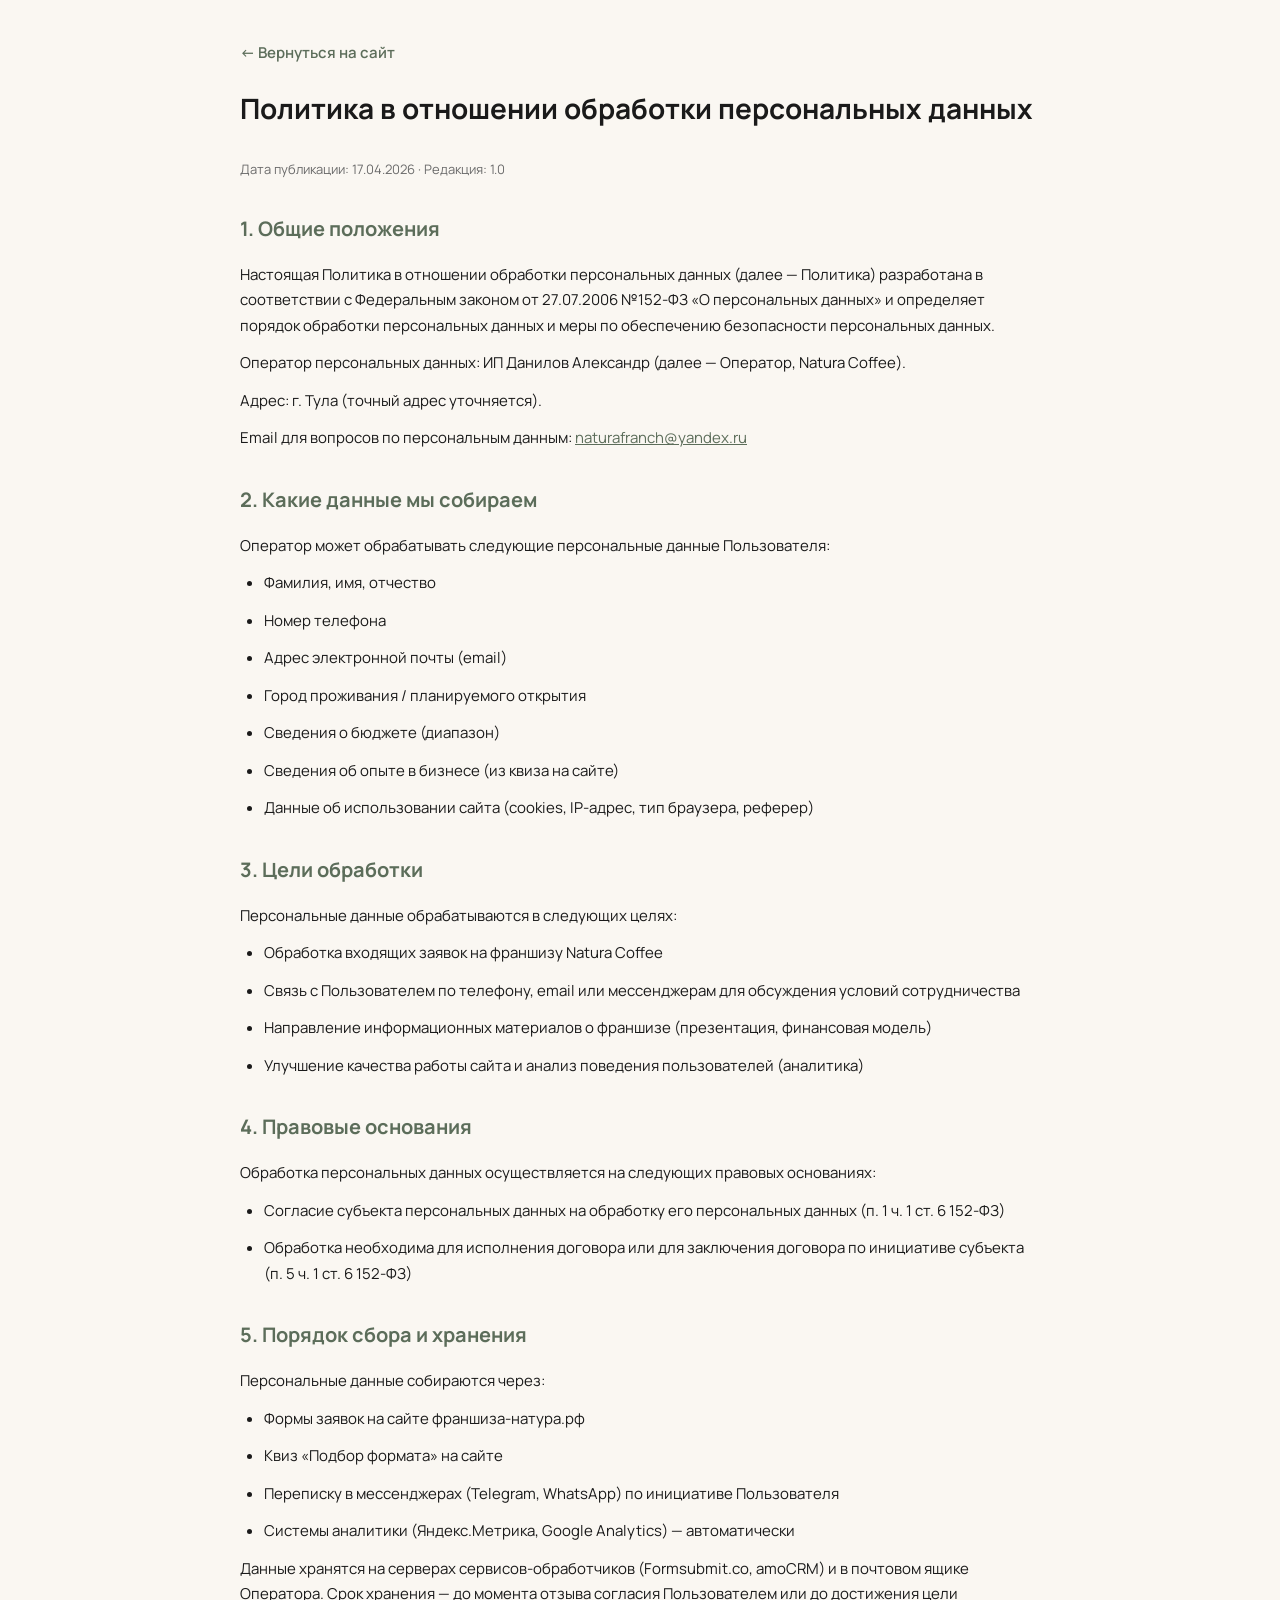
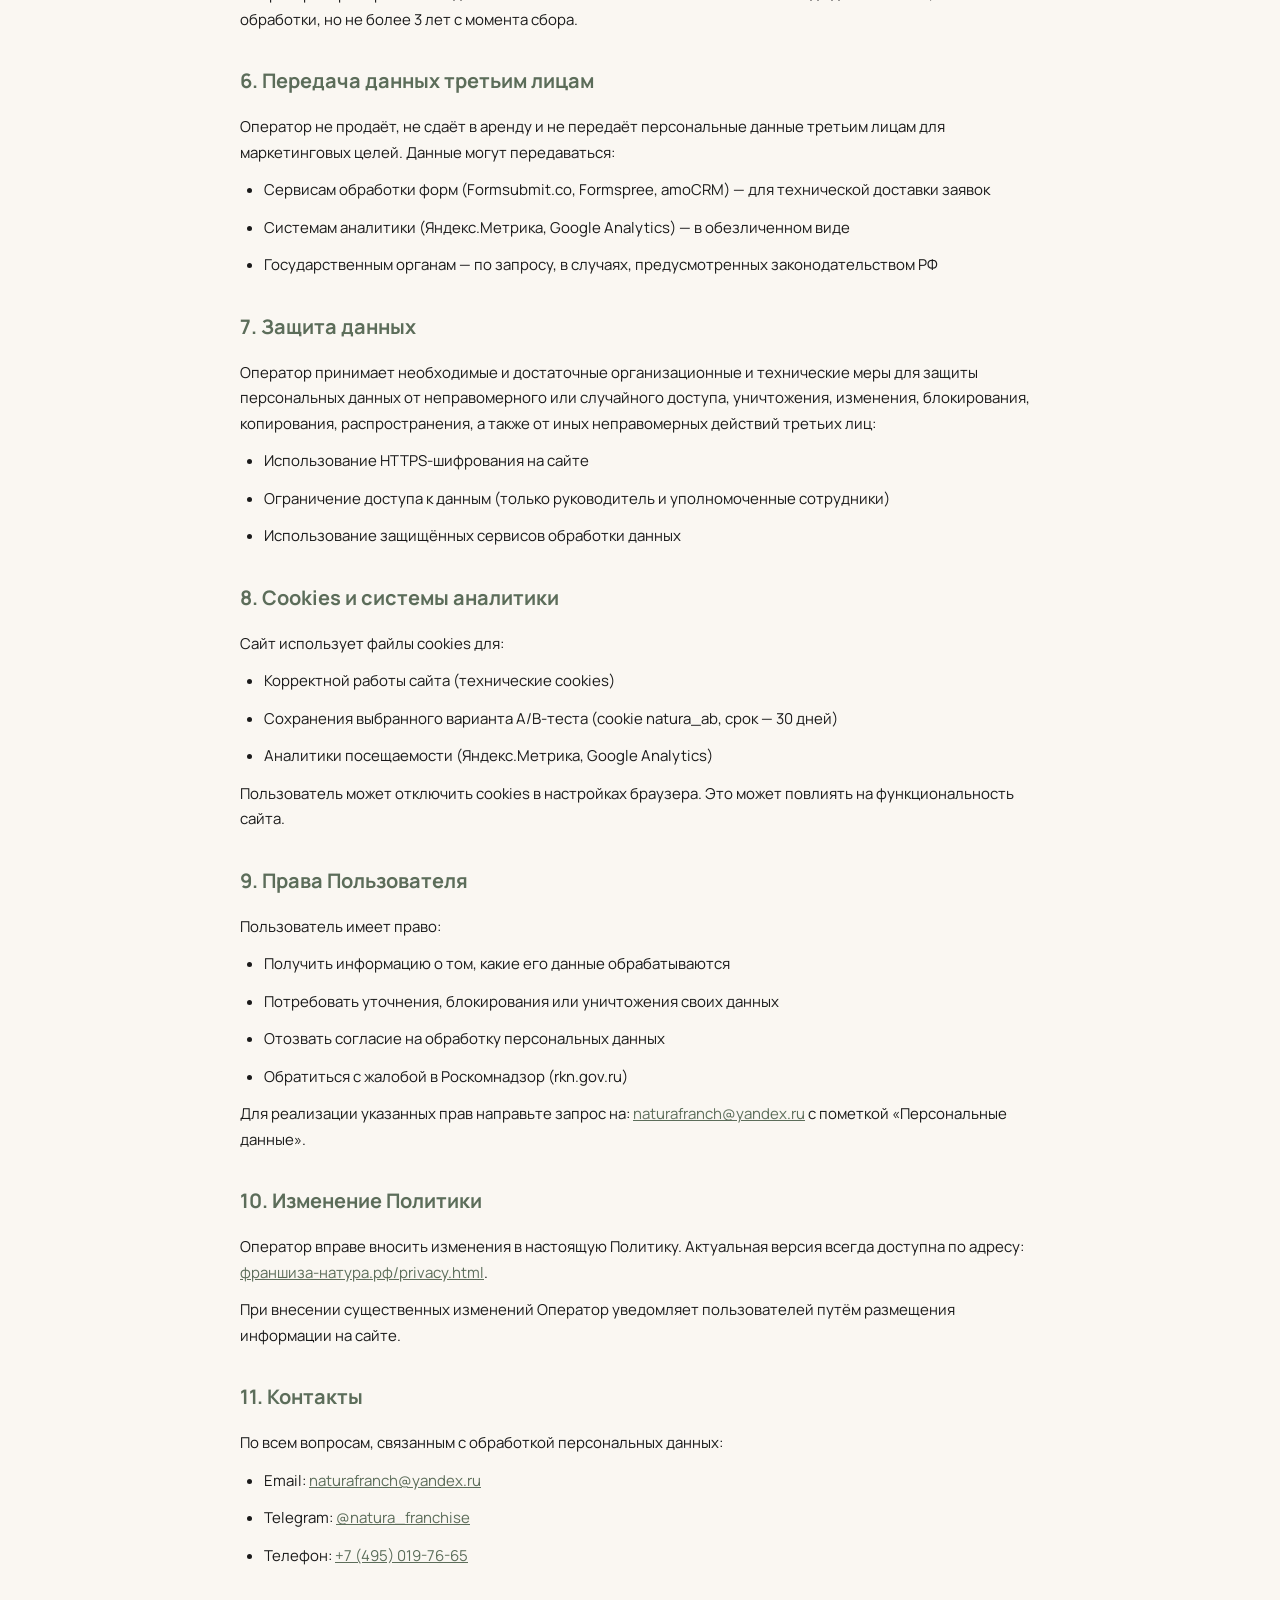
<file: privacy.html>
<!DOCTYPE html>
<html lang="ru">
<head>
<meta charset="UTF-8">
<meta name="viewport" content="width=device-width, initial-scale=1.0">
<title>Политика обработки персональных данных — Natura Coffee</title>
<link rel="icon" type="image/svg+xml" href="favicon.svg">
<link href="https://fonts.googleapis.com/css2?family=Manrope:wght@400;500;600&display=swap" rel="stylesheet">
<style>
*{box-sizing:border-box;margin:0;padding:0}
body{font-family:'Manrope',sans-serif;font-size:15px;line-height:1.7;color:#1a1a1a;background:#faf7f2;padding:40px 24px 80px}
.wrap{max-width:800px;margin:0 auto}
a{color:#5c6d5a}
h1{font-size:28px;margin-bottom:32px;line-height:1.3}
h2{font-size:20px;margin:32px 0 16px;color:#5c6d5a}
p,li{margin-bottom:12px}
ul{padding-left:24px}
.back{display:inline-block;margin-bottom:24px;font-weight:600;text-decoration:none;color:#5c6d5a}
.back:hover{text-decoration:underline}
.date{color:#6b6b6b;font-size:13px;margin-bottom:32px}
</style>
</head>
<body>
<div class="wrap">
<a href="/" class="back">← Вернуться на сайт</a>
<h1>Политика в отношении обработки персональных данных</h1>
<p class="date">Дата публикации: 17.04.2026 · Редакция: 1.0</p>

<h2>1. Общие положения</h2>
<p>Настоящая Политика в отношении обработки персональных данных (далее — Политика) разработана в соответствии с Федеральным законом от 27.07.2006 №152-ФЗ «О персональных данных» и определяет порядок обработки персональных данных и меры по обеспечению безопасности персональных данных.</p>
<p>Оператор персональных данных: ИП Данилов Александр (далее — Оператор, Natura Coffee).</p>
<p>Адрес: г. Тула (точный адрес уточняется).</p>
<p>Email для вопросов по персональным данным: <a href="mailto:naturafranch@yandex.ru">naturafranch@yandex.ru</a></p>

<h2>2. Какие данные мы собираем</h2>
<p>Оператор может обрабатывать следующие персональные данные Пользователя:</p>
<ul>
  <li>Фамилия, имя, отчество</li>
  <li>Номер телефона</li>
  <li>Адрес электронной почты (email)</li>
  <li>Город проживания / планируемого открытия</li>
  <li>Сведения о бюджете (диапазон)</li>
  <li>Сведения об опыте в бизнесе (из квиза на сайте)</li>
  <li>Данные об использовании сайта (cookies, IP-адрес, тип браузера, реферер)</li>
</ul>

<h2>3. Цели обработки</h2>
<p>Персональные данные обрабатываются в следующих целях:</p>
<ul>
  <li>Обработка входящих заявок на франшизу Natura Coffee</li>
  <li>Связь с Пользователем по телефону, email или мессенджерам для обсуждения условий сотрудничества</li>
  <li>Направление информационных материалов о франшизе (презентация, финансовая модель)</li>
  <li>Улучшение качества работы сайта и анализ поведения пользователей (аналитика)</li>
</ul>

<h2>4. Правовые основания</h2>
<p>Обработка персональных данных осуществляется на следующих правовых основаниях:</p>
<ul>
  <li>Согласие субъекта персональных данных на обработку его персональных данных (п. 1 ч. 1 ст. 6 152-ФЗ)</li>
  <li>Обработка необходима для исполнения договора или для заключения договора по инициативе субъекта (п. 5 ч. 1 ст. 6 152-ФЗ)</li>
</ul>

<h2>5. Порядок сбора и хранения</h2>
<p>Персональные данные собираются через:</p>
<ul>
  <li>Формы заявок на сайте франшиза-натура.рф</li>
  <li>Квиз «Подбор формата» на сайте</li>
  <li>Переписку в мессенджерах (Telegram, WhatsApp) по инициативе Пользователя</li>
  <li>Системы аналитики (Яндекс.Метрика, Google Analytics) — автоматически</li>
</ul>
<p>Данные хранятся на серверах сервисов-обработчиков (Formsubmit.co, amoCRM) и в почтовом ящике Оператора. Срок хранения — до момента отзыва согласия Пользователем или до достижения цели обработки, но не более 3 лет с момента сбора.</p>

<h2>6. Передача данных третьим лицам</h2>
<p>Оператор не продаёт, не сдаёт в аренду и не передаёт персональные данные третьим лицам для маркетинговых целей. Данные могут передаваться:</p>
<ul>
  <li>Сервисам обработки форм (Formsubmit.co, Formspree, amoCRM) — для технической доставки заявок</li>
  <li>Системам аналитики (Яндекс.Метрика, Google Analytics) — в обезличенном виде</li>
  <li>Государственным органам — по запросу, в случаях, предусмотренных законодательством РФ</li>
</ul>

<h2>7. Защита данных</h2>
<p>Оператор принимает необходимые и достаточные организационные и технические меры для защиты персональных данных от неправомерного или случайного доступа, уничтожения, изменения, блокирования, копирования, распространения, а также от иных неправомерных действий третьих лиц:</p>
<ul>
  <li>Использование HTTPS-шифрования на сайте</li>
  <li>Ограничение доступа к данным (только руководитель и уполномоченные сотрудники)</li>
  <li>Использование защищённых сервисов обработки данных</li>
</ul>

<h2>8. Cookies и системы аналитики</h2>
<p>Сайт использует файлы cookies для:</p>
<ul>
  <li>Корректной работы сайта (технические cookies)</li>
  <li>Сохранения выбранного варианта A/B-теста (cookie natura_ab, срок — 30 дней)</li>
  <li>Аналитики посещаемости (Яндекс.Метрика, Google Analytics)</li>
</ul>
<p>Пользователь может отключить cookies в настройках браузера. Это может повлиять на функциональность сайта.</p>

<h2>9. Права Пользователя</h2>
<p>Пользователь имеет право:</p>
<ul>
  <li>Получить информацию о том, какие его данные обрабатываются</li>
  <li>Потребовать уточнения, блокирования или уничтожения своих данных</li>
  <li>Отозвать согласие на обработку персональных данных</li>
  <li>Обратиться с жалобой в Роскомнадзор (rkn.gov.ru)</li>
</ul>
<p>Для реализации указанных прав направьте запрос на: <a href="mailto:naturafranch@yandex.ru">naturafranch@yandex.ru</a> с пометкой «Персональные данные».</p>

<h2>10. Изменение Политики</h2>
<p>Оператор вправе вносить изменения в настоящую Политику. Актуальная версия всегда доступна по адресу: <a href="/privacy.html">франшиза-натура.рф/privacy.html</a>.</p>
<p>При внесении существенных изменений Оператор уведомляет пользователей путём размещения информации на сайте.</p>

<h2>11. Контакты</h2>
<p>По всем вопросам, связанным с обработкой персональных данных:</p>
<ul>
  <li>Email: <a href="mailto:naturafranch@yandex.ru">naturafranch@yandex.ru</a></li>
  <li>Telegram: <a href="https://t.me/natura_franchise">@natura_franchise</a></li>
  <li>Телефон: <a href="tel:+74950197665">+7 (495) 019-76-65</a></li>
</ul>
</div>
</body>
</html>
</file>
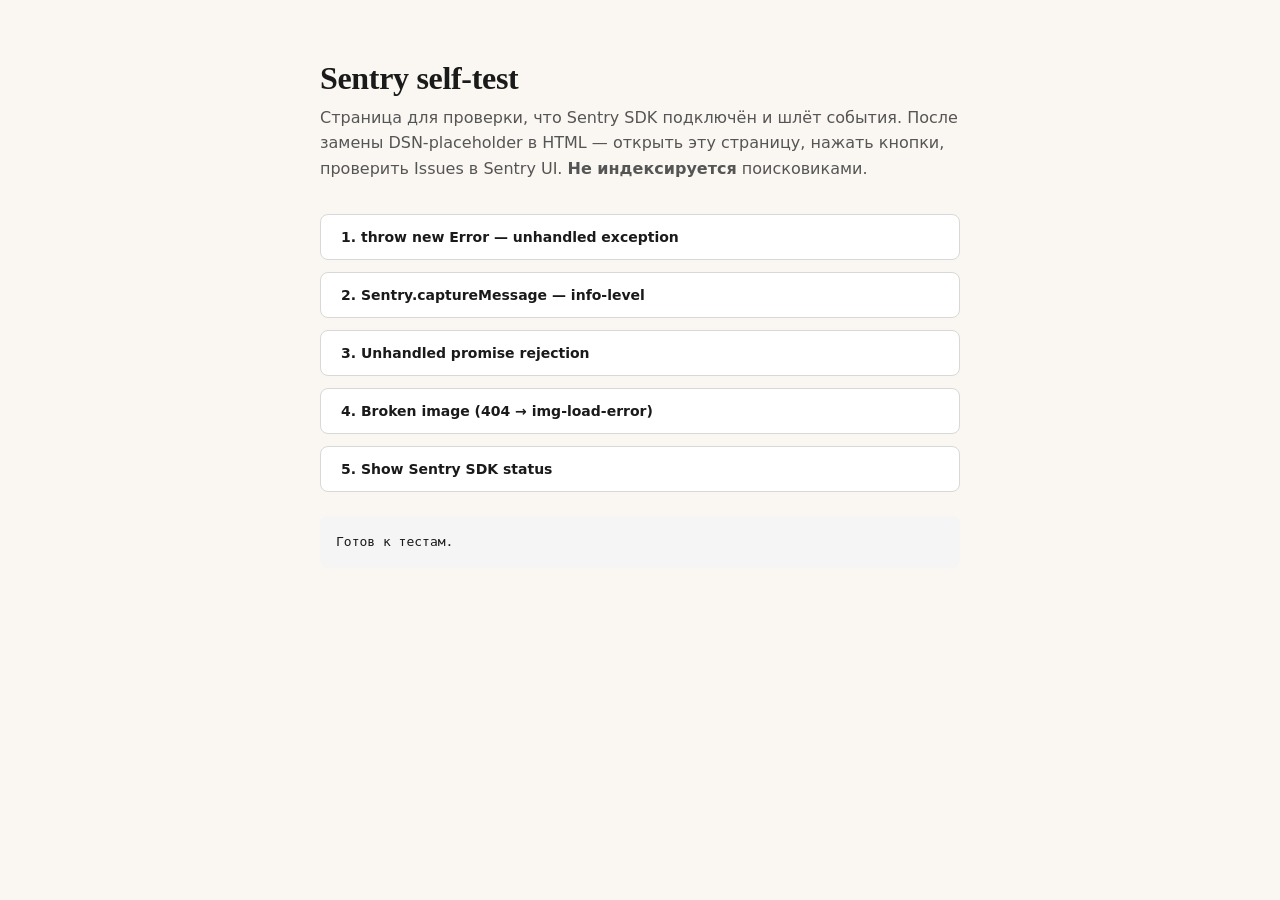
<file: sentry-test.html>
<!DOCTYPE html>
<html lang="ru">
<head>
<meta charset="UTF-8">
<meta name="viewport" content="width=device-width, initial-scale=1.0">
<meta name="robots" content="noindex,nofollow">
<title>Sentry self-test — Natura Franchise</title>
<link rel="icon" type="image/svg+xml" href="favicon.svg">
<link rel="stylesheet" href="styles.css">
<!-- ============ SENTRY (Sprint 15 observability) ============ -->
<script src="https://browser.sentry-cdn.com/8.45.0/bundle.tracing.replay.min.js" crossorigin="anonymous"></script>
<script>
  (function () {
    var DSN = "__SENTRY_DSN__";
    if (window.Sentry && DSN.indexOf("https://") === 0) {
      Sentry.init({
        dsn: DSN,
        release: "natura-franchise@0.1.0-sprint15",
        environment: "production",
        tracesSampleRate: 1.0
      });
    }
  })();
</script>
<style>
  body{font-family:'Manrope',system-ui,sans-serif;max-width:680px;margin:60px auto;padding:0 20px;color:#1a1a1a}
  h1{font-family:'Cormorant Garamond',serif;font-size:32px;margin-bottom:8px}
  .lead{color:#555;line-height:1.6;margin-bottom:32px}
  .test-buttons{display:flex;flex-direction:column;gap:12px;margin:24px 0}
  button{padding:14px 20px;font-size:14px;font-weight:600;border:1px solid #d8d8d8;border-radius:8px;background:#fff;cursor:pointer;text-align:left}
  button:hover{background:#f5f5f5}
  .status{margin-top:24px;padding:16px;border-radius:8px;background:#f5f5f5;font-family:ui-monospace,monospace;font-size:13px;white-space:pre-wrap;min-height:48px}
  .ok{color:#0a7c2e}
  .warn{color:#a04a00}
  .err{color:#a00}
</style>
</head>
<body>

<h1>Sentry self-test</h1>
<p class="lead">
  Страница для проверки, что Sentry SDK подключён и шлёт события. После замены
  DSN-placeholder в HTML — открыть эту страницу, нажать кнопки, проверить
  Issues в Sentry UI. <strong>Не индексируется</strong> поисковиками.
</p>

<div class="test-buttons">
  <button id="btn-throw">1. throw new Error — unhandled exception</button>
  <button id="btn-message">2. Sentry.captureMessage — info-level</button>
  <button id="btn-promise">3. Unhandled promise rejection</button>
  <button id="btn-img">4. Broken image (404 → img-load-error)</button>
  <button id="btn-status">5. Show Sentry SDK status</button>
</div>

<div id="status" class="status">Готов к тестам.</div>
<img id="test-img" style="display:none" alt="">

<script>
  const status = document.getElementById('status');
  const log = (msg, cls) => { status.className = 'status ' + (cls || ''); status.textContent = msg; };

  document.getElementById('btn-throw').addEventListener('click', () => {
    log('Бросаем Error… проверь Issues в Sentry.', 'warn');
    setTimeout(() => { throw new Error('sentry-self-test: manual throw'); }, 50);
  });

  document.getElementById('btn-message').addEventListener('click', () => {
    if (!window.Sentry) { log('Sentry не загружен.', 'err'); return; }
    Sentry.captureMessage('sentry-self-test: manual ping', { level: 'info', tags: { test: 'manual' } });
    log('captureMessage отправлен.', 'ok');
  });

  document.getElementById('btn-promise').addEventListener('click', () => {
    log('Создаём unhandled promise rejection…', 'warn');
    Promise.reject(new Error('sentry-self-test: unhandled rejection'));
  });

  document.getElementById('btn-img').addEventListener('click', () => {
    const img = document.getElementById('test-img');
    img.src = '/img/__nonexistent_' + Date.now() + '.jpg';
    log('Запросили несуществующее изображение — должен сработать img-load-error listener.', 'warn');
  });

  document.getElementById('btn-status').addEventListener('click', () => {
    const sdk = window.Sentry;
    if (!sdk) { log('Sentry SDK не загружен (CDN недоступен?).', 'err'); return; }
    const client = sdk.getClient && sdk.getClient();
    const dsn = client && client.getDsn && client.getDsn();
    if (!client || !dsn) { log('Sentry SDK загружен, но не инициализирован — DSN-placeholder не заменён?', 'warn'); return; }
    log('Sentry активен. DSN host: ' + dsn.host + '\nProject: ' + dsn.projectId, 'ok');
  });
</script>

</body>
</html>
</file>
<file: styles.css>
/* ============ RESET & BASE ============ */
*,*::before,*::after{box-sizing:border-box;margin:0;padding:0}
html{scroll-behavior:smooth;-webkit-text-size-adjust:100%;overflow-x:hidden}
body{
  font-family:'Manrope',-apple-system,BlinkMacSystemFont,sans-serif;
  font-size:16px;line-height:1.6;color:var(--c-text);
  background:var(--c-bg);-webkit-font-smoothing:antialiased;
  overflow-x:hidden;
}
img{max-width:100%;display:block;height:auto}
a{color:inherit;text-decoration:none;transition:color .2s ease}
button{font-family:inherit;cursor:pointer;border:none;background:none;color:inherit}
ul{list-style:none}
input,select,textarea{font-family:inherit;font-size:inherit}

/* ============ TOKENS ============ */
:root{
  --c-bg:#faf7f2;
  --c-bg-alt:#f4efe6;
  --c-text:#1a1a1a;
  --c-text-soft:#6b6b6b;
  --c-line:#e8e2d5;
  --c-primary:#5c6d5a;        /* sage green */
  --c-primary-dark:#3f4d3e;
  --c-primary-light:#7a9b7e;
  --c-accent:#d4835a;          /* warm coral/terracotta */
  --c-accent-2:#c7b496;        /* warm beige */
  --c-dark:#1a1a1a;
  --c-white:#ffffff;

  --radius:12px;
  --radius-lg:20px;
  --radius-xl:28px;

  --shadow-sm:0 2px 8px rgba(26,26,26,.06);
  --shadow:0 12px 32px rgba(26,26,26,.08);
  --shadow-lg:0 24px 60px rgba(26,26,26,.12);

  --container:1240px;

  --ease:cubic-bezier(.22,.61,.36,1);
}

/* ============ TYPOGRAPHY ============ */
h1,h2,h3,h4{
  font-family:'Cormorant Garamond',Georgia,serif;
  font-weight:600;
  line-height:1.15;
  letter-spacing:-.01em;
  color:var(--c-dark);
  overflow-wrap:break-word;
}
.accent{color:var(--c-primary);font-style:italic}

/* ============ LAYOUT ============ */
.container{
  width:100%;
  max-width:var(--container);
  margin:0 auto;
  padding:0 24px;
}
.section{padding:96px 0;position:relative}
.section__head{text-align:center;margin:0 auto 64px;max-width:760px}
.section__label{
  display:inline-block;
  text-transform:uppercase;
  font-size:12px;
  letter-spacing:.25em;
  font-weight:600;
  color:var(--c-primary);
  margin-bottom:18px;
  padding:6px 16px;
  border:1px solid var(--c-primary);
  border-radius:100px;
}
.section__title{
  font-size:clamp(32px,4.5vw,56px);
  margin-bottom:18px;
}
.section__lead{
  font-size:clamp(16px,1.3vw,19px);
  color:var(--c-text-soft);
  line-height:1.6;
  max-width:640px;
  margin:0 auto;
}

/* ============ BUTTONS ============ */
.btn{
  display:inline-flex;
  align-items:center;
  justify-content:center;
  gap:10px;
  padding:14px 28px;
  border-radius:100px;
  font-weight:600;
  font-size:15px;
  letter-spacing:.01em;
  transition:all .25s var(--ease);
  white-space:nowrap;
  cursor:pointer;
  border:1.5px solid transparent;
}
.btn--primary{
  background:var(--c-primary);
  color:var(--c-white);
  box-shadow:0 8px 24px rgba(92,109,90,.3);
}
.btn--primary:hover{
  background:var(--c-primary-dark);
  transform:translateY(-2px);
  box-shadow:0 12px 32px rgba(92,109,90,.4);
}
.btn--ghost{
  background:rgba(255,255,255,.1);
  color:var(--c-white);
  border-color:rgba(255,255,255,.4);
  backdrop-filter:blur(8px);
}
.btn--ghost:hover{background:rgba(255,255,255,.2);border-color:#fff}
.btn--outline{
  background:transparent;
  color:var(--c-dark);
  border-color:var(--c-dark);
}
.btn--outline:hover{background:var(--c-dark);color:var(--c-white)}
.btn--lg{padding:18px 36px;font-size:16px}
.btn--sm{padding:10px 20px;font-size:14px}
.btn--block{display:flex;width:100%}

/* ============ HEADER ============ */
.header{
  position:fixed;top:0;left:0;right:0;z-index:100;
  padding:16px 0;
  transition:all .3s var(--ease);
}
.header.scrolled{
  background:rgba(250,247,242,.95);
  backdrop-filter:blur(12px);
  box-shadow:var(--shadow-sm);
  padding:12px 0;
}
.header__inner{
  display:flex;align-items:center;justify-content:space-between;
  gap:32px;
}
.logo{display:flex;flex-direction:column;line-height:1;color:var(--c-white);transition:color .3s}
.header.scrolled .logo{color:var(--c-dark)}
.logo__mark{
  font-family:'Cormorant Garamond',serif;
  font-weight:700;
  font-size:26px;
  letter-spacing:.15em;
}
.logo__sub{
  font-family:'Cormorant Garamond',serif;
  font-style:italic;
  font-size:13px;
  letter-spacing:.05em;
  opacity:.85;
  margin-top:2px;
}
.nav{display:flex;gap:32px}
.nav a{
  font-size:14px;
  font-weight:500;
  color:var(--c-white);
  transition:color .3s;
  position:relative;
}
.header.scrolled .nav a{color:var(--c-dark)}
.nav a:hover{color:var(--c-primary-light)}
.header.scrolled .nav a:hover{color:var(--c-primary)}
.header__actions{display:flex;align-items:center;gap:16px}
.header__phone{
  font-weight:600;
  font-size:14px;
  color:var(--c-white);
  transition:color .3s;
}
.header.scrolled .header__phone{color:var(--c-dark)}
.burger{display:none;flex-direction:column;gap:5px;padding:8px}
.burger span{width:24px;height:2px;background:var(--c-white);transition:all .3s}
.header.scrolled .burger span{background:var(--c-dark)}

/* ============ HERO ============ */
.hero{
  position:relative;
  min-height:100vh;
  display:flex;
  align-items:center;
  padding:140px 0 80px;
  overflow:hidden;
  color:var(--c-white);
}
.hero__bg{position:absolute;inset:0;z-index:0}
.hero__bg img{
  width:100%;height:100%;object-fit:cover;
  filter:brightness(.55) saturate(1.1);
}
.hero__overlay{
  position:absolute;inset:0;
  background:
    radial-gradient(ellipse at top left, rgba(92,109,90,.4) 0%, transparent 60%),
    linear-gradient(180deg, rgba(26,26,26,.3) 0%, rgba(26,26,26,.7) 100%);
}
.hero__inner{position:relative;z-index:1;max-width:1000px}
.hero__badges{
  display:flex;gap:12px;flex-wrap:wrap;
  margin-bottom:32px;
  animation:fadeUp .8s var(--ease) both;
}
.badge{
  display:inline-flex;align-items:center;gap:8px;
  padding:8px 18px;
  background:rgba(255,255,255,.12);
  border:1px solid rgba(255,255,255,.25);
  backdrop-filter:blur(12px);
  border-radius:100px;
  font-size:13px;
  font-weight:500;
}
.hero__title{
  font-size:clamp(40px,6vw,84px);
  font-weight:600;
  margin-bottom:24px;
  color:#fff;
  animation:fadeUp 1s .1s var(--ease) both;
}
.hero__subtitle{
  font-size:clamp(17px,1.5vw,21px);
  max-width:620px;
  margin-bottom:48px;
  opacity:.92;
  line-height:1.55;
  animation:fadeUp 1s .2s var(--ease) both;
}
.hero__metrics{
  display:grid;
  grid-template-columns:repeat(4,1fr);
  gap:24px;
  margin-bottom:48px;
  animation:fadeUp 1s .3s var(--ease) both;
}
.metric{
  padding:24px 20px;
  background:rgba(255,255,255,.08);
  border:1px solid rgba(255,255,255,.18);
  backdrop-filter:blur(10px);
  border-radius:var(--radius-lg);
  transition:all .3s var(--ease);
}
.metric:hover{
  background:rgba(255,255,255,.14);
  transform:translateY(-4px);
}
.metric__value{
  font-family:'Cormorant Garamond',serif;
  font-size:clamp(24px,2.5vw,34px);
  font-weight:600;
  line-height:1.1;
  margin-bottom:6px;
  color:#fff;
}
.metric__label{
  font-size:13px;
  opacity:.8;
  text-transform:uppercase;
  letter-spacing:.08em;
}
.hero__cta{
  display:flex;gap:16px;flex-wrap:wrap;
  margin-bottom:24px;
  animation:fadeUp 1s .4s var(--ease) both;
}
.hero__microcopy{
  font-size:13px;
  opacity:.7;
  animation:fadeUp 1s .5s var(--ease) both;
}
.hero__scroll{
  position:absolute;
  bottom:32px;left:50%;
  transform:translateX(-50%);
  width:24px;height:40px;
  border:1.5px solid rgba(255,255,255,.5);
  border-radius:100px;
  z-index:2;
}
.hero__scroll span{
  position:absolute;
  top:8px;left:50%;
  width:3px;height:8px;
  background:#fff;
  border-radius:100px;
  transform:translateX(-50%);
  animation:scrollHint 1.8s infinite;
}
@keyframes scrollHint{
  0%{transform:translate(-50%,0);opacity:1}
  80%{transform:translate(-50%,14px);opacity:0}
  100%{opacity:0}
}
@keyframes fadeUp{
  from{opacity:0;transform:translateY(30px)}
  to{opacity:1;transform:translateY(0)}
}

/* ============ TRUST BAR ============ */
.trust{
  background:var(--c-dark);
  color:var(--c-white);
  padding:28px 0;
}
.trust .container{
  display:flex;align-items:center;justify-content:space-around;
  flex-wrap:wrap;gap:20px;
}
.trust__item{
  font-size:15px;
  font-weight:500;
  opacity:.9;
}
.trust__item strong{
  color:var(--c-primary-light);
  font-weight:700;
}
.trust__divider{
  width:1px;height:24px;
  background:rgba(255,255,255,.15);
}

/* ============ FORMATS ============ */
.formats{background:var(--c-bg)}
.formats__grid{
  display:grid;
  grid-template-columns:repeat(3,1fr);
  gap:28px;
  margin-bottom:32px;
}
.format-card{
  background:var(--c-white);
  border-radius:var(--radius-xl);
  overflow:hidden;
  box-shadow:var(--shadow-sm);
  transition:all .4s var(--ease);
  position:relative;
  display:flex;flex-direction:column;
}
.format-card:hover{
  transform:translateY(-8px);
  box-shadow:var(--shadow-lg);
}
.format-card--featured{
  border:2px solid var(--c-primary);
  transform:scale(1.02);
}
.format-card--featured:hover{transform:scale(1.02) translateY(-8px)}
.format-card__badge{
  position:absolute;top:16px;right:16px;z-index:2;
  background:var(--c-primary);
  color:#fff;
  padding:6px 14px;
  border-radius:100px;
  font-size:12px;
  font-weight:600;
  letter-spacing:.05em;
}
.format-card__image{
  aspect-ratio:4/3;
  overflow:hidden;
  background:var(--c-bg-alt);
}
.format-card__image img{
  width:100%;height:100%;
  object-fit:cover;
  transition:transform .6s var(--ease);
}
.format-card:hover .format-card__image img{transform:scale(1.05)}
.format-card__body{
  padding:32px 28px;
  flex:1;
  display:flex;flex-direction:column;
}
.format-card__tag{
  font-size:11px;
  text-transform:uppercase;
  letter-spacing:.2em;
  color:var(--c-text-soft);
  margin-bottom:8px;
  font-weight:600;
}
.format-card__title{
  font-size:42px;
  margin-bottom:12px;
  letter-spacing:.02em;
}
.format-card__desc{
  color:var(--c-text-soft);
  font-size:14px;
  margin-bottom:24px;
  line-height:1.6;
}
.format-card__params{
  margin-bottom:28px;
  border-top:1px solid var(--c-line);
}
.format-card__params li{
  display:flex;justify-content:space-between;
  padding:14px 0;
  border-bottom:1px solid var(--c-line);
  font-size:14px;
}
.format-card__params span{color:var(--c-text-soft)}
.format-card__params b{font-weight:600;color:var(--c-dark)}
.format-card__body .btn{margin-top:auto}
.formats__note{
  text-align:center;
  color:var(--c-text-soft);
  font-size:14px;
  margin-top:16px;
}

/* ============ CALCULATOR ============ */
.calc{background:linear-gradient(180deg,var(--c-bg) 0%,var(--c-bg-alt) 100%)}
.calc__wrap{
  display:grid;
  grid-template-columns:1fr 1fr;
  gap:40px;
  background:var(--c-white);
  border-radius:var(--radius-xl);
  padding:48px;
  box-shadow:var(--shadow);
}
.calc__field{margin-bottom:32px}
.calc__field:last-child{margin-bottom:0}
.calc__field label{
  display:block;
  font-size:13px;
  text-transform:uppercase;
  letter-spacing:.12em;
  font-weight:600;
  color:var(--c-text-soft);
  margin-bottom:14px;
}
.calc__tabs{
  display:flex;
  background:var(--c-bg);
  border-radius:100px;
  padding:6px;
  gap:4px;
}
.calc__tab{
  flex:1;
  padding:12px 16px;
  border-radius:100px;
  font-weight:600;
  font-size:13px;
  color:var(--c-text-soft);
  transition:all .25s var(--ease);
}
.calc__tab.active{background:var(--c-primary);color:#fff;box-shadow:0 4px 14px rgba(92,109,90,.3)}
.calc__radios{display:flex;flex-direction:column;gap:8px}
.calc__radio{
  display:flex;align-items:center;gap:12px;
  padding:14px 16px;
  border-radius:12px;
  background:var(--c-bg);
  cursor:pointer;
  transition:all .2s var(--ease);
  font-size:14px;
}
.calc__radio:hover{background:var(--c-bg-alt)}
.calc__radio input{accent-color:var(--c-primary)}
.calc__radio:has(input:checked){
  background:var(--c-primary);
  color:#fff;
}
.calc__toggle{
  display:grid;
  grid-template-columns:repeat(4,1fr);
  gap:8px;
}
.calc__toggle button{
  padding:14px 10px;
  border-radius:12px;
  background:var(--c-bg);
  font-weight:600;
  font-size:13px;
  color:var(--c-text-soft);
  transition:all .2s var(--ease);
}
.calc__toggle button.active{background:var(--c-primary);color:#fff}
.calc__output{
  background:var(--c-dark);
  color:#fff;
  padding:36px 32px;
  border-radius:var(--radius-lg);
  display:flex;flex-direction:column;
}
.calc__output-head{
  font-size:11px;
  text-transform:uppercase;
  letter-spacing:.2em;
  opacity:.5;
  margin-bottom:20px;
}
.calc__rows{margin-bottom:24px;flex:1}
.calc__row{
  display:flex;
  justify-content:space-between;
  align-items:baseline;
  padding:14px 0;
  border-bottom:1px solid rgba(255,255,255,.1);
}
.calc__row:last-child{border:none}
.calc__row span{font-size:14px;opacity:.7}
.calc__row b{
  font-family:'Cormorant Garamond',serif;
  font-size:24px;
  font-weight:600;
  transition:color .3s;
}
.calc__row--accent b{color:var(--c-primary-light);font-size:30px}
.calc__note{
  font-size:12px;
  opacity:.5;
  margin-top:14px;
  line-height:1.5;
}

/* ============ PHILOSOPHY ============ */
.philosophy{background:var(--c-white)}
.philosophy__grid{
  display:grid;
  grid-template-columns:1.15fr 1fr;
  gap:80px;
  align-items:center;
  margin-bottom:96px;
}
.philosophy__text .section__label{margin-bottom:24px}
.philosophy__text .section__title{text-align:left}
.philosophy__lead{
  font-size:17px;
  color:var(--c-text-soft);
  margin-bottom:20px;
  line-height:1.65;
}
.philosophy__stats{
  display:grid;
  grid-template-columns:repeat(3,1fr);
  gap:32px;
  margin-top:40px;
  padding-top:40px;
  border-top:1px solid var(--c-line);
}
.philosophy__stats b{
  font-family:'Cormorant Garamond',serif;
  font-size:48px;
  font-weight:600;
  color:var(--c-primary);
  display:block;
  line-height:1;
  margin-bottom:6px;
}
.philosophy__stats span{
  font-size:13px;
  color:var(--c-text-soft);
  line-height:1.4;
}
.philosophy__image{
  position:relative;
  aspect-ratio:4/5;
}
.philosophy__image img{
  position:absolute;
  width:75%;
  height:auto;
  border-radius:var(--radius-xl);
  box-shadow:var(--shadow-lg);
  object-fit:cover;
}
.philosophy__image img:first-child{
  top:0;left:0;
  aspect-ratio:3/4;
  height:75%;
  width:70%;
}
.philosophy__image--second{
  bottom:0 !important;
  right:0 !important;
  top:auto !important;
  left:auto !important;
  width:65% !important;
  height:60% !important;
  border:6px solid #fff;
}

.pillars{
  display:grid;
  grid-template-columns:repeat(4,1fr);
  gap:24px;
}
.pillar{
  padding:36px 28px;
  background:var(--c-bg);
  border-radius:var(--radius-lg);
  transition:all .3s var(--ease);
}
.pillar:hover{
  background:var(--c-bg-alt);
  transform:translateY(-4px);
}
.pillar__icon{
  font-size:36px;
  margin-bottom:20px;
}
.pillar h3{
  font-size:22px;
  margin-bottom:10px;
}
.pillar p{
  font-size:14px;
  color:var(--c-text-soft);
  line-height:1.6;
}

/* ============ WHY ============ */
.why{background:var(--c-bg-alt)}
.why__grid{
  display:grid;
  grid-template-columns:repeat(3,1fr);
  gap:32px;
}
.why__item{
  padding:40px 32px;
  background:var(--c-white);
  border-radius:var(--radius-lg);
  transition:all .3s var(--ease);
  position:relative;
  overflow:hidden;
}
.why__item:hover{
  transform:translateY(-6px);
  box-shadow:var(--shadow);
}
.why__num{
  font-family:'Cormorant Garamond',serif;
  font-size:72px;
  font-weight:600;
  color:var(--c-primary);
  line-height:1;
  opacity:.15;
  position:absolute;
  top:20px;right:24px;
}
.why__item h3{
  font-size:24px;
  margin-bottom:12px;
  position:relative;
}
.why__item p{
  font-size:14px;
  color:var(--c-text-soft);
  line-height:1.65;
  position:relative;
}

/* ============ PROCESS ============ */
.process{background:var(--c-white)}
.process__timeline{
  display:grid;
  grid-template-columns:repeat(5,1fr);
  gap:16px;
  position:relative;
}
.process__timeline::before{
  content:'';
  position:absolute;
  top:32px;left:5%;right:5%;
  height:2px;
  background:var(--c-line);
  z-index:0;
}
.step{
  text-align:center;
  position:relative;
  padding-top:0;
}
.step__num{
  width:64px;height:64px;
  background:var(--c-primary);
  color:#fff;
  border-radius:50%;
  display:flex;align-items:center;justify-content:center;
  font-family:'Cormorant Garamond',serif;
  font-size:28px;
  font-weight:600;
  margin:0 auto 20px;
  position:relative;z-index:1;
  box-shadow:0 8px 24px rgba(92,109,90,.3);
}
.step__time{
  font-size:12px;
  text-transform:uppercase;
  letter-spacing:.15em;
  color:var(--c-primary);
  font-weight:600;
  margin-bottom:8px;
}
.step h3{
  font-size:22px;
  margin-bottom:10px;
}
.step p{
  font-size:13px;
  color:var(--c-text-soft);
  line-height:1.55;
  padding:0 8px;
}

/* ============ FOUNDERS ============ */
.founders{background:var(--c-bg)}
.founders__grid{
  display:grid;
  grid-template-columns:repeat(3,1fr);
  gap:32px;
  margin-bottom:64px;
}
.founder{
  background:var(--c-white);
  border-radius:var(--radius-lg);
  overflow:hidden;
  transition:all .3s var(--ease);
}
.founder:hover{transform:translateY(-4px);box-shadow:var(--shadow)}
.founder__photo{
  aspect-ratio:1;
  background:linear-gradient(135deg,var(--c-primary) 0%,var(--c-primary-dark) 100%);
  display:flex;align-items:center;justify-content:center;
}
.founder__photo--placeholder span{
  font-family:'Cormorant Garamond',serif;
  font-size:96px;
  font-weight:600;
  color:rgba(255,255,255,.9);
}
.founder__body{padding:32px}
.founder h3{
  font-size:28px;
  margin-bottom:6px;
}
.founder__role{
  font-size:13px;
  color:var(--c-primary);
  font-weight:600;
  letter-spacing:.02em;
  margin-bottom:16px;
  text-transform:uppercase;
}
.founder p{
  font-size:14px;
  color:var(--c-text-soft);
  line-height:1.65;
  margin-bottom:20px;
}
.founder__awards{display:flex;flex-direction:column;gap:6px}
.founder__awards span{
  font-size:12px;
  color:var(--c-text-soft);
  padding:8px 12px;
  background:var(--c-bg);
  border-radius:8px;
  border-left:2px solid var(--c-accent);
}
.founders__cta{
  text-align:center;
  padding:56px 40px;
  background:var(--c-white);
  border-radius:var(--radius-xl);
  box-shadow:var(--shadow-sm);
}
.founders__cta blockquote{
  font-family:'Cormorant Garamond',serif;
  font-size:clamp(22px,2.2vw,32px);
  font-style:italic;
  max-width:780px;
  margin:0 auto 32px;
  color:var(--c-dark);
  line-height:1.4;
}

/* ============ AWARDS ============ */
.awards{background:var(--c-white)}
.awards__grid{
  display:grid;
  grid-template-columns:repeat(4,1fr);
  gap:24px;
}
.award{
  padding:36px 24px;
  text-align:center;
  background:var(--c-bg);
  border-radius:var(--radius-lg);
  transition:all .3s var(--ease);
  border:1px solid transparent;
}
.award:hover{
  background:var(--c-white);
  border-color:var(--c-line);
  transform:translateY(-4px);
  box-shadow:var(--shadow);
}
.award__icon{font-size:44px;margin-bottom:16px}
.award__title{
  font-family:'Cormorant Garamond',serif;
  font-size:22px;
  font-weight:600;
  margin-bottom:8px;
  color:var(--c-dark);
}
.award__desc{
  font-size:13px;
  color:var(--c-text-soft);
  line-height:1.5;
}

/* ============ FAQ ============ */
.faq{background:var(--c-bg)}
.faq__list{
  max-width:820px;
  margin:0 auto;
}
.faq__item{
  background:var(--c-white);
  border-radius:var(--radius);
  margin-bottom:12px;
  overflow:hidden;
  transition:all .3s var(--ease);
}
.faq__item[open]{
  box-shadow:var(--shadow-sm);
}
.faq__item summary{
  padding:24px 28px;
  font-weight:600;
  font-size:17px;
  cursor:pointer;
  list-style:none;
  display:flex;
  justify-content:space-between;
  align-items:center;
  gap:20px;
  color:var(--c-dark);
}
.faq__item summary::-webkit-details-marker{display:none}
.faq__item summary::after{
  content:'+';
  width:32px;height:32px;
  background:var(--c-bg);
  border-radius:50%;
  display:flex;align-items:center;justify-content:center;
  font-weight:400;
  font-size:22px;
  flex-shrink:0;
  transition:transform .3s var(--ease);
}
.faq__item[open] summary::after{
  transform:rotate(45deg);
  background:var(--c-primary);
  color:#fff;
}
.faq__body{
  padding:0 28px 24px;
  color:var(--c-text-soft);
  font-size:15px;
  line-height:1.7;
}

/* ============ ARTICLES / BLOG ============ */
.articles{background:var(--c-bg-alt)}
.articles__grid{
  display:grid;
  grid-template-columns:repeat(6,1fr);
  gap:28px;
  margin-bottom:40px;
}
.article-card{
  background:var(--c-white);
  border-radius:var(--radius-xl);
  overflow:hidden;
  box-shadow:var(--shadow-sm);
  transition:transform .35s var(--ease), box-shadow .35s var(--ease);
  display:flex;
  flex-direction:column;
  color:inherit;
  text-decoration:none;
}
.article-card:hover{
  transform:translateY(-6px);
  box-shadow:var(--shadow-lg);
}
.article-card--md{grid-column:span 2}
.article-card--lg{grid-column:span 3}
.articles__grid .article-card:nth-child(1){transition-delay:0s}
.articles__grid .article-card:nth-child(2){transition-delay:.08s}
.articles__grid .article-card:nth-child(3){transition-delay:.16s}
.articles__grid .article-card:nth-child(4){transition-delay:0s}
.articles__grid .article-card:nth-child(5){transition-delay:.08s}
.articles__grid .article-card:nth-child(6){transition-delay:0s}
.articles__grid .article-card:nth-child(7){transition-delay:.08s}
.article-card__image{
  aspect-ratio:16/9;
  position:relative;
  display:flex;
  align-items:center;
  justify-content:center;
  overflow:hidden;
}
.article-card--lg .article-card__image{aspect-ratio:21/9}
.article-card__emoji{
  font-size:64px;
  filter:drop-shadow(0 6px 14px rgba(0,0,0,.18));
  transition:transform .5s var(--ease);
}
.article-card:hover .article-card__emoji{transform:scale(1.08) rotate(-3deg)}
.article-card__image--g1{background:linear-gradient(135deg,#5c6d5a 0%,#7a9b7e 100%)}
.article-card__image--g2{background:linear-gradient(135deg,#d4835a 0%,#c7b496 100%)}
.article-card__image--g3{background:linear-gradient(135deg,#3f4d3e 0%,#5c6d5a 100%)}
.article-card__image--g4{background:linear-gradient(135deg,#d4835a 0%,#7a9b7e 100%)}
.article-card__image--g5{background:linear-gradient(135deg,#5c6d5a 0%,#3f4d3e 100%)}
.article-card__image--g6{background:linear-gradient(135deg,#7a9b7e 0%,#c7b496 100%)}
.article-card__image--g7{background:linear-gradient(135deg,#d4835a 0%,#3f4d3e 100%)}
.article-card__body{
  padding:24px 28px 26px;
  display:flex;
  flex-direction:column;
  flex:1;
}
.article-card__meta{
  display:flex;
  align-items:center;
  gap:12px;
  margin-bottom:14px;
}
.article-card__tag{
  font-size:11px;
  font-weight:700;
  letter-spacing:.12em;
  text-transform:uppercase;
  color:var(--c-primary);
  padding:4px 10px;
  border:1px solid var(--c-primary);
  border-radius:100px;
}
.article-card__date{
  font-size:12px;
  color:var(--c-text-soft);
  letter-spacing:.04em;
}
.article-card__title{
  font-size:22px;
  line-height:1.2;
  margin-bottom:12px;
  color:var(--c-dark);
  overflow-wrap:anywhere;
  word-break:break-word;
}
.article-card--lg .article-card__title{font-size:26px}
.article-card__lead{
  font-size:15px;
  line-height:1.6;
  color:var(--c-text-soft);
  margin-bottom:18px;
  flex:1;
  overflow-wrap:anywhere;
}
.article-card__link{
  display:inline-flex;
  align-items:center;
  gap:6px;
  font-size:14px;
  font-weight:600;
  color:var(--c-primary);
  letter-spacing:.01em;
  transition:gap .25s var(--ease), color .25s var(--ease);
}
.article-card:hover .article-card__link{
  gap:10px;
  color:var(--c-primary-dark);
}

.articles__cta{
  display:flex;
  align-items:center;
  gap:32px;
  padding:32px 40px;
  background:var(--c-white);
  border-radius:var(--radius-xl);
  box-shadow:var(--shadow-sm);
  transition:transform .35s var(--ease), box-shadow .35s var(--ease);
  text-decoration:none;
  color:inherit;
}
.articles__cta:hover{
  transform:translateY(-4px);
  box-shadow:var(--shadow-lg);
}
.articles__cta-icon{
  width:64px;height:64px;
  border-radius:50%;
  background:linear-gradient(135deg,#5c6d5a 0%,#7a9b7e 100%);
  color:#fff;
  display:flex;align-items:center;justify-content:center;
  flex-shrink:0;
}
.articles__cta-text{flex:1;min-width:0}
.articles__cta-title{
  font-size:26px;
  margin-bottom:6px;
  color:var(--c-dark);
}
.articles__cta-lead{
  font-size:15px;
  color:var(--c-text-soft);
  line-height:1.55;
  overflow-wrap:anywhere;
}
.articles__cta-btn{flex-shrink:0}

@media (max-width:1024px){
  .articles__grid{grid-template-columns:repeat(2,1fr);gap:20px}
  .article-card--md,
  .article-card--lg{grid-column:span 1}
  .articles__cta{gap:24px;padding:28px 32px;flex-wrap:wrap}
  .articles__cta-text{flex:1 1 60%;min-width:240px}
  .articles__cta-btn{width:100%;justify-content:center}
}

@media (max-width:640px){
  .articles__grid{grid-template-columns:1fr;gap:16px}
  .article-card__body{padding:20px 22px 22px}
  .article-card__title{font-size:20px}
  .article-card--lg .article-card__title{font-size:21px}
  .article-card__lead{font-size:14px}
  .article-card__emoji{font-size:52px}
  .articles__cta{
    flex-direction:column;
    align-items:flex-start;
    text-align:left;
    gap:18px;
    padding:24px 22px;
  }
  .articles__cta-icon{width:52px;height:52px}
  .articles__cta-title{font-size:22px}
  .articles__cta-btn{width:100%;justify-content:center;font-size:14px;padding:14px 18px}
}

/* ============ CONTACT ============ */
.contact{
  background:linear-gradient(180deg,var(--c-bg-alt) 0%,var(--c-dark) 100%);
  color:var(--c-white);
  padding-bottom:120px;
}
.contact .section__label{
  color:var(--c-primary-light);
  border-color:var(--c-primary-light);
}
.contact .section__title{color:#fff}
.contact__grid{
  display:grid;
  grid-template-columns:1fr 1fr;
  gap:64px;
  align-items:start;
  margin-top:40px;
}
.contact__lead{
  font-size:17px;
  opacity:.85;
  line-height:1.6;
  margin:24px 0 40px;
  max-width:480px;
}
.contact__channels{
  display:flex;flex-direction:column;gap:16px;
}
.contact__channel{
  display:flex;align-items:center;gap:18px;
  padding:20px 24px;
  background:rgba(255,255,255,.06);
  border:1px solid rgba(255,255,255,.12);
  border-radius:var(--radius-lg);
  transition:all .25s var(--ease);
}
.contact__channel:hover{
  background:rgba(255,255,255,.1);
  border-color:rgba(255,255,255,.25);
  transform:translateX(6px);
}
.contact__channel-icon{
  width:48px;height:48px;
  background:var(--c-primary);
  border-radius:50%;
  display:flex;align-items:center;justify-content:center;
  font-size:22px;
  flex-shrink:0;
}
.contact__channel b{display:block;font-size:16px;margin-bottom:2px}
.contact__channel small{font-size:12px;opacity:.6}

.contact__form{
  background:var(--c-white);
  color:var(--c-dark);
  padding:40px;
  border-radius:var(--radius-xl);
  box-shadow:var(--shadow-lg);
}
.contact__form-title{
  font-size:28px;
  margin-bottom:24px;
}
.field{margin-bottom:16px}
.field label{
  display:block;
  font-size:13px;
  font-weight:600;
  color:var(--c-text-soft);
  margin-bottom:8px;
}
.field input,.field select{
  width:100%;
  padding:14px 16px;
  background:var(--c-bg);
  border:1.5px solid transparent;
  border-radius:12px;
  font-size:15px;
  color:var(--c-dark);
  transition:all .2s var(--ease);
}
.field input:focus,.field select:focus{
  outline:none;
  border-color:var(--c-primary);
  background:#fff;
  box-shadow:0 0 0 4px rgba(92,109,90,.1);
}
.field__consent{
  display:flex;align-items:center;gap:10px;
  margin:20px 0;
  font-size:13px;
  color:var(--c-text-soft);
  cursor:pointer;
}
.field__consent input{accent-color:var(--c-primary);width:16px;height:16px}
.contact__form-note{
  text-align:center;
  font-size:12px;
  color:var(--c-text-soft);
  margin-top:14px;
}

/* ============ FOOTER ============ */
.footer{
  background:var(--c-dark);
  color:var(--c-white);
  padding:80px 0 32px;
}
.footer__inner{
  display:grid;
  grid-template-columns:2fr 1fr 1fr 1fr;
  gap:48px;
  padding-bottom:48px;
  border-bottom:1px solid rgba(255,255,255,.1);
}
.footer__col h4{
  font-size:14px;
  text-transform:uppercase;
  letter-spacing:.12em;
  margin-bottom:20px;
  color:var(--c-primary-light);
  font-family:'Manrope',sans-serif;
  font-weight:600;
}
.footer__col a,.footer__col span{
  display:block;
  font-size:14px;
  margin-bottom:10px;
  opacity:.75;
  transition:opacity .2s;
}
.footer__col a:hover{opacity:1}
.footer__col--brand p{
  font-size:14px;
  opacity:.7;
  line-height:1.6;
  margin:16px 0 20px;
  max-width:320px;
}
.logo--footer{color:#fff;flex-direction:column}
.footer__socials{display:flex;gap:16px;margin-top:16px}
.footer__socials a{
  padding:8px 16px;
  background:rgba(255,255,255,.08);
  border-radius:100px;
  margin:0;
}
.footer__bottom{
  display:flex;justify-content:space-between;
  padding-top:32px;
  font-size:13px;
  opacity:.5;
}

/* ============ FLOATING BUTTONS ============ */
.fab{
  position:fixed;
  bottom:32px;right:32px;
  display:flex;flex-direction:column;
  gap:12px;
  z-index:50;
}
.fab__btn{
  width:56px;height:56px;
  border-radius:50%;
  display:flex;align-items:center;justify-content:center;
  color:#fff;
  box-shadow:0 8px 24px rgba(0,0,0,.2);
  transition:all .3s var(--ease);
}
.fab__btn:hover{transform:scale(1.08) translateY(-2px)}
.fab__btn--wa{background:#25d366}
.fab__btn--tg{background:#2aabee}
.fab__btn--phone{background:var(--c-primary)}

/* ============ MODAL ============ */
.modal{
  position:fixed;inset:0;z-index:200;
  display:none;
  align-items:center;justify-content:center;
  padding:24px;
}
.modal.open{display:flex}
.modal__backdrop{
  position:absolute;inset:0;
  background:rgba(26,26,26,.7);
  backdrop-filter:blur(6px);
  animation:fadeIn .3s;
}
.modal__dialog{
  position:relative;
  background:#fff;
  padding:48px 40px;
  border-radius:var(--radius-xl);
  max-width:480px;
  width:100%;
  box-shadow:var(--shadow-lg);
  animation:modalIn .4s var(--ease);
}
@keyframes fadeIn{from{opacity:0}to{opacity:1}}
@keyframes modalIn{
  from{opacity:0;transform:translateY(20px) scale(.97)}
  to{opacity:1;transform:translateY(0) scale(1)}
}
.modal__close{
  position:absolute;top:16px;right:16px;
  width:40px;height:40px;
  border-radius:50%;
  background:var(--c-bg);
  font-size:24px;
  transition:all .2s;
}
.modal__close:hover{background:var(--c-bg-alt);transform:rotate(90deg)}
.modal__title{font-size:28px;margin-bottom:8px}
.modal__lead{color:var(--c-text-soft);margin-bottom:24px;font-size:14px}

/* ============ TOAST ============ */
.toast{
  position:fixed;
  top:32px;right:32px;
  background:#fff;
  padding:18px 24px;
  border-radius:var(--radius);
  box-shadow:var(--shadow-lg);
  display:flex;align-items:center;gap:16px;
  z-index:300;
  opacity:0;
  transform:translateY(-20px);
  pointer-events:none;
  transition:all .4s var(--ease);
  border-left:4px solid var(--c-primary);
}
.toast.show{opacity:1;transform:translateY(0)}
.toast__icon{
  width:40px;height:40px;
  background:var(--c-primary);
  color:#fff;
  border-radius:50%;
  display:flex;align-items:center;justify-content:center;
  font-size:20px;
  font-weight:700;
}
.toast b{display:block;font-size:15px}
.toast span{font-size:13px;color:var(--c-text-soft)}

/* ============ TG SUBSCRIBE POPUP ============ */
.tg-popup{
  position:fixed;inset:0;z-index:250;
  display:none;
  align-items:center;justify-content:center;
  padding:24px;
}
.tg-popup.open{display:flex}
.tg-popup__backdrop{
  position:absolute;inset:0;
  background:rgba(26,26,26,.7);
  backdrop-filter:blur(6px);
  animation:fadeIn .3s;
}
.tg-popup__dialog{
  position:relative;
  background:#fff;
  padding:44px 36px 36px;
  border-radius:var(--radius-xl);
  max-width:440px;
  width:100%;
  box-shadow:var(--shadow-lg);
  animation:modalIn .4s var(--ease);
  text-align:center;
}
.tg-popup__close{
  position:absolute;top:14px;right:14px;
  width:36px;height:36px;
  border-radius:50%;
  background:var(--c-bg);
  border:0;cursor:pointer;
  font-size:22px;line-height:1;color:var(--c-text-soft);
  transition:all .2s var(--ease);
  display:flex;align-items:center;justify-content:center;
}
.tg-popup__close:hover{background:var(--c-bg-alt);color:var(--c-text);transform:rotate(90deg)}
.tg-popup__icon{
  width:72px;height:72px;
  margin:0 auto 18px;
  border-radius:50%;
  background:#2aabee;
  display:flex;align-items:center;justify-content:center;
  color:#fff;
  box-shadow:0 12px 28px rgba(42,171,238,.32);
}
.tg-popup__icon svg{width:36px;height:36px}
.tg-popup__title{
  font-family:'Cormorant Garamond',Georgia,serif;
  font-weight:600;
  font-size:28px;
  line-height:1.2;
  margin:0 0 10px;
  color:var(--c-dark);
}
.tg-popup__lead{
  color:var(--c-text-soft);
  font-size:15px;
  line-height:1.5;
  margin:0 0 24px;
}
.tg-popup__cta{
  display:inline-flex;align-items:center;justify-content:center;gap:10px;
  width:100%;
  background:#2aabee;
  color:#fff;
  font-weight:600;
  font-size:16px;
  padding:16px 24px;
  border-radius:var(--radius-lg);
  text-decoration:none;
  transition:all .2s var(--ease);
}
.tg-popup__cta:hover{background:#1d96d6;transform:translateY(-1px);box-shadow:0 10px 24px rgba(42,171,238,.3)}
.tg-popup__cta svg{width:20px;height:20px}
.tg-popup__handle{
  display:block;
  margin-top:12px;
  font-size:13px;
  color:var(--c-text-soft);
}
@media (max-width:480px){
  .tg-popup{padding:16px}
  .tg-popup__dialog{padding:36px 24px 28px}
  .tg-popup__title{font-size:24px}
  .tg-popup__lead{font-size:14px}
}

/* ============ ANNOUNCEMENT BAR ============ */
.announce{
  background:var(--c-dark);
  color:#fff;
  padding:10px 0;
  font-size:13px;
  position:relative;
  z-index:99;
}
.announce .container{
  display:flex;align-items:center;justify-content:center;gap:12px;
  flex-wrap:wrap;
}
.announce__pulse{
  width:8px;height:8px;border-radius:50%;
  background:var(--c-accent);
  box-shadow:0 0 0 0 rgba(212,131,90,.7);
  animation:pulse 2s infinite;
}
.announce a{
  color:var(--c-accent);
  font-weight:600;
  text-decoration:underline;
  text-underline-offset:3px;
}
.announce a:hover{color:#fff}
@keyframes pulse{
  0%{box-shadow:0 0 0 0 rgba(212,131,90,.7)}
  70%{box-shadow:0 0 0 10px rgba(212,131,90,0)}
  100%{box-shadow:0 0 0 0 rgba(212,131,90,0)}
}

/* ============ HEADER WITH ANNOUNCE ============ */
.header{top:36px}
.header.scrolled{top:0}

/* ============ HERO UPDATES ============ */
.hero__socialproof{
  display:inline-flex;align-items:center;gap:14px;
  padding:10px 20px;
  background:rgba(255,255,255,.1);
  border:1px solid rgba(255,255,255,.2);
  backdrop-filter:blur(12px);
  border-radius:100px;
  margin-bottom:28px;
  font-size:13px;
  animation:fadeUp .8s var(--ease) both;
}
.hero__stars{color:#fbbf24;font-size:14px;letter-spacing:2px}
.hero__socialproof b{font-weight:700}
.hero__title-accent{
  font-style:italic;
  color:var(--c-accent);
  background:linear-gradient(135deg,#e69a6f 0%,#d4835a 100%);
  -webkit-background-clip:text;
  background-clip:text;
  -webkit-text-fill-color:transparent;
}
.metric--accent{
  background:linear-gradient(135deg,rgba(212,131,90,.25) 0%,rgba(212,131,90,.1) 100%) !important;
  border-color:rgba(212,131,90,.4) !important;
}
.metric--accent .metric__value{color:#f4b89a}

/* ============ GALLERY MARQUEE ============ */
.gallery{
  background:var(--c-white);
  padding:0 0 72px;
  overflow:hidden;
}
.gallery__marquee{
  overflow:hidden;
  padding:24px 0;
  margin-bottom:48px;
  -webkit-mask-image:linear-gradient(90deg,transparent 0,#000 8%,#000 92%,transparent 100%);
  mask-image:linear-gradient(90deg,transparent 0,#000 8%,#000 92%,transparent 100%);
}
.gallery__track{
  display:flex;gap:20px;
  animation:marquee 60s linear infinite;
  width:max-content;
}
.gallery__track img{
  width:340px;
  height:240px;
  object-fit:cover;
  border-radius:var(--radius-lg);
  flex-shrink:0;
}
@keyframes marquee{
  from{transform:translateX(0)}
  to{transform:translateX(-50%)}
}
.gallery__caption{text-align:center}
.gallery__caption h2{
  font-size:clamp(28px,4vw,48px);
  margin-bottom:8px;
}
.gallery__caption p{
  color:var(--c-text-soft);
  font-size:18px;
  font-family:'Cormorant Garamond',serif;
  font-style:italic;
}

/* ============ CASES ============ */
.cases{background:var(--c-bg-alt)}
.cases__grid{
  display:grid;
  grid-template-columns:repeat(3,1fr);
  gap:28px;
  margin-bottom:48px;
}
.case{
  background:var(--c-white);
  border-radius:var(--radius-xl);
  overflow:hidden;
  box-shadow:var(--shadow-sm);
  transition:all .4s var(--ease);
  display:flex;flex-direction:column;
}
.case:hover{
  transform:translateY(-8px);
  box-shadow:var(--shadow-lg);
}
.case--featured{border:2px solid var(--c-accent)}
.case__image{
  aspect-ratio:16/10;
  position:relative;
  overflow:hidden;
}
.case__image img{
  width:100%;height:100%;
  object-fit:cover;
  transition:transform .6s var(--ease);
}
.case:hover .case__image img{transform:scale(1.06)}
.case__badge{
  position:absolute;top:16px;left:16px;
  padding:6px 14px;
  background:rgba(255,255,255,.95);
  backdrop-filter:blur(8px);
  border-radius:100px;
  font-size:11px;
  font-weight:700;
  letter-spacing:.1em;
  text-transform:uppercase;
  color:var(--c-dark);
}
.case__badge--featured{
  background:var(--c-accent);
  color:#fff;
}
.case__body{padding:28px;flex:1;display:flex;flex-direction:column}
.case h3{
  font-size:24px;
  margin-bottom:4px;
}
.case__meta{
  font-size:12px;
  text-transform:uppercase;
  letter-spacing:.1em;
  color:var(--c-text-soft);
  margin-bottom:20px;
  font-weight:600;
}
.case__pnl{flex:1}
.pnl-row{
  display:flex;
  justify-content:space-between;
  padding:10px 0;
  border-bottom:1px dashed var(--c-line);
  font-size:14px;
}
.pnl-row:last-child{border:none}
.pnl-row span{color:var(--c-text-soft)}
.pnl-row b{font-weight:600;color:var(--c-dark)}
.pnl-row--accent{
  padding:14px 12px;
  margin:8px -12px 0;
  background:var(--c-bg);
  border-radius:10px;
  border:none !important;
}
.pnl-row--accent b{
  color:var(--c-primary);
  font-family:'Cormorant Garamond',serif;
  font-size:22px;
}
.cases__cta{
  text-align:center;
  padding:40px;
  background:var(--c-white);
  border-radius:var(--radius-xl);
  margin-bottom:16px;
}
.cases__cta p{
  font-size:18px;
  color:var(--c-text-soft);
  margin-bottom:24px;
  max-width:600px;
  margin-left:auto;margin-right:auto;
}
.cases__disclaimer{
  text-align:center;
  font-size:12px;
  color:var(--c-text-soft);
}

/* ============ SCARCITY ============ */
.scarcity{
  background:var(--c-dark);
  color:#fff;
  position:relative;
  overflow:hidden;
}
.scarcity::before{
  content:'';
  position:absolute;
  top:-200px;right:-200px;
  width:600px;height:600px;
  background:radial-gradient(circle,rgba(212,131,90,.25) 0%,transparent 60%);
  pointer-events:none;
}
.scarcity__wrap{
  max-width:880px;
  margin:0 auto;
  text-align:center;
  position:relative;
}
.scarcity__label{
  display:inline-block;
  padding:8px 20px;
  background:rgba(212,131,90,.2);
  border:1px solid var(--c-accent);
  color:var(--c-accent);
  border-radius:100px;
  font-size:12px;
  font-weight:700;
  text-transform:uppercase;
  letter-spacing:.15em;
  margin-bottom:24px;
}
.scarcity__title{
  font-size:clamp(36px,5vw,64px);
  color:#fff;
  margin-bottom:20px;
}
.scarcity__lead{
  font-size:18px;
  opacity:.85;
  line-height:1.6;
  max-width:720px;
  margin:0 auto 48px;
}
.scarcity__grid{
  display:grid;
  grid-template-columns:repeat(4,1fr);
  gap:20px;
  margin-bottom:48px;
}
.scarcity__item{
  padding:28px 20px;
  background:rgba(255,255,255,.05);
  border:1px solid rgba(255,255,255,.1);
  border-radius:var(--radius-lg);
  transition:all .3s var(--ease);
}
.scarcity__item:hover{
  background:rgba(212,131,90,.08);
  border-color:rgba(212,131,90,.3);
  transform:translateY(-4px);
}
.scarcity__num{
  font-family:'Cormorant Garamond',serif;
  font-size:44px;
  font-weight:700;
  color:var(--c-accent);
  line-height:1;
  margin-bottom:10px;
}
.scarcity__text{
  font-size:13px;
  opacity:.85;
  line-height:1.5;
}
.scarcity__progress{
  max-width:560px;
  margin:0 auto 32px;
}
.scarcity__progress-label{
  display:flex;
  justify-content:space-between;
  font-size:13px;
  margin-bottom:10px;
  opacity:.85;
}
.scarcity__bar{
  height:8px;
  background:rgba(255,255,255,.1);
  border-radius:100px;
  overflow:hidden;
}
.scarcity__bar-fill{
  height:100%;
  background:linear-gradient(90deg,var(--c-accent) 0%,#e69a6f 100%);
  border-radius:100px;
  transition:width 1.5s var(--ease);
  box-shadow:0 0 20px rgba(212,131,90,.5);
}
.scarcity .btn--primary{
  background:var(--c-accent);
  box-shadow:0 10px 32px rgba(212,131,90,.4);
}
.scarcity .btn--primary:hover{
  background:#e69a6f;
  box-shadow:0 16px 40px rgba(212,131,90,.5);
}

/* ============ STRIKETHROUGH PRICES ============ */
.format-card__params s{
  opacity:.5;
  margin-right:6px;
  font-weight:400;
}

/* ============ CALC UPDATES ============ */
.calc__hero-number{
  text-align:center;
  padding:28px;
  background:linear-gradient(135deg,rgba(122,155,126,.15) 0%,transparent 100%);
  border-radius:var(--radius-lg);
  margin-bottom:24px;
  border:1px solid rgba(122,155,126,.2);
}
.calc__hero-label{
  font-size:11px;
  text-transform:uppercase;
  letter-spacing:.2em;
  opacity:.5;
  margin-bottom:10px;
}
.calc__hero-value{
  font-family:'Cormorant Garamond',serif;
  font-size:56px;
  font-weight:700;
  color:#f4b89a;
  line-height:1;
  transition:all .3s var(--ease);
}
.calc__chart{margin:24px 0 20px}
.calc__chart-title{
  font-size:11px;
  text-transform:uppercase;
  letter-spacing:.15em;
  opacity:.5;
  margin-bottom:12px;
}
.calc__chart-svg{
  width:100%;
  height:120px;
  overflow:visible;
}
.calc__chart-labels{
  display:flex;
  justify-content:space-between;
  font-size:11px;
  opacity:.6;
  margin-top:8px;
}
.calc__chart-labels span:nth-child(2){color:var(--c-accent);font-weight:600;opacity:.9}
.calc__compare{
  display:grid;
  grid-template-columns:1fr 1fr;
  gap:10px;
  margin-bottom:20px;
}
.calc__compare-item{
  padding:14px 16px;
  background:rgba(255,255,255,.04);
  border-radius:10px;
  border:1px solid rgba(255,255,255,.08);
  display:flex;flex-direction:column;
  gap:4px;
}
.calc__compare-item span{font-size:12px;opacity:.6}
.calc__compare-item b{
  font-family:'Cormorant Garamond',serif;
  font-size:22px;
  font-weight:600;
}
.calc__compare-item--accent{
  background:rgba(122,155,126,.15);
  border-color:rgba(122,155,126,.3);
}
.calc__compare-item--accent b{color:var(--c-primary-light)}

/* ============ QUIZ ============ */
.quiz{background:linear-gradient(180deg,var(--c-bg) 0%,var(--c-bg-alt) 100%)}
.quiz__wrap{
  max-width:820px;
  margin:0 auto;
  background:var(--c-white);
  border-radius:var(--radius-xl);
  padding:56px 48px;
  box-shadow:var(--shadow);
  position:relative;
}
.quiz__head{text-align:center;margin-bottom:40px}
.quiz__head .section__head{margin-bottom:0}
.quiz__progress{
  position:relative;
  height:6px;
  background:var(--c-bg-alt);
  border-radius:100px;
  margin-bottom:40px;
  overflow:visible;
}
.quiz__progress-bar{
  height:100%;
  background:linear-gradient(90deg,var(--c-primary) 0%,var(--c-primary-light) 100%);
  border-radius:100px;
  transition:width .5s var(--ease);
  box-shadow:0 0 12px rgba(92,109,90,.3);
}
.quiz__progress-label{
  position:absolute;
  top:14px;right:0;
  font-size:12px;
  color:var(--c-text-soft);
  font-weight:600;
}
.quiz__step{display:none}
.quiz__step.active{display:block;animation:slideIn .4s var(--ease)}
@keyframes slideIn{
  from{opacity:0;transform:translateX(20px)}
  to{opacity:1;transform:translateX(0)}
}
.quiz__q-num{
  font-size:12px;
  text-transform:uppercase;
  letter-spacing:.15em;
  color:var(--c-primary);
  font-weight:700;
  margin-bottom:12px;
}
.quiz__q-title{
  font-size:clamp(26px,3vw,38px);
  margin-bottom:32px;
}
.quiz__options{
  display:grid;
  gap:12px;
}
.quiz__option{
  padding:20px 24px;
  background:var(--c-bg);
  border:1.5px solid transparent;
  border-radius:14px;
  text-align:left;
  font-size:15px;
  font-weight:500;
  color:var(--c-dark);
  transition:all .25s var(--ease);
  display:flex;align-items:center;gap:12px;
}
.quiz__option:hover{
  background:var(--c-white);
  border-color:var(--c-primary);
  transform:translateX(6px);
  box-shadow:var(--shadow-sm);
}
.quiz__back{
  position:absolute;
  top:32px;left:32px;
  color:var(--c-text-soft);
  font-size:13px;
  font-weight:600;
  padding:6px 12px;
  display:none;
}
.quiz__back:hover{color:var(--c-primary)}
.quiz__back.visible{display:inline-block}

/* Quiz result */
.quiz__result-head{
  text-align:center;
  margin-bottom:32px;
}
.quiz__result-icon{
  width:64px;height:64px;
  background:var(--c-primary);
  color:#fff;
  border-radius:50%;
  display:flex;align-items:center;justify-content:center;
  font-size:32px;
  font-weight:700;
  margin:0 auto 20px;
  animation:bounce .6s var(--ease);
}
@keyframes bounce{
  0%{transform:scale(0)}
  50%{transform:scale(1.15)}
  100%{transform:scale(1)}
}
.quiz__result-head h3{
  font-size:32px;
}
.quiz__result-card{
  background:linear-gradient(135deg,var(--c-bg) 0%,var(--c-bg-alt) 100%);
  padding:28px 32px;
  border-radius:var(--radius-lg);
  margin-bottom:28px;
  border:1px solid var(--c-line);
}
.quiz__result-row{
  display:flex;
  justify-content:space-between;
  align-items:baseline;
  padding:14px 0;
  border-bottom:1px solid var(--c-line);
}
.quiz__result-row:last-child{border:none}
.quiz__result-row span{
  font-size:14px;
  color:var(--c-text-soft);
}
.quiz__result-row b{
  font-family:'Cormorant Garamond',serif;
  font-size:22px;
  color:var(--c-dark);
  font-weight:600;
}
.quiz__result-row--accent{
  margin:8px -16px -8px;
  padding:16px !important;
  background:var(--c-primary);
  border-radius:10px;
  border:none !important;
}
.quiz__result-row--accent span,
.quiz__result-row--accent b{color:#fff}
.quiz__result-lead{
  text-align:center;
  color:var(--c-text-soft);
  margin-bottom:20px;
}
.quiz__form{
  display:grid;
  gap:12px;
}
.quiz__form input{
  width:100%;
  padding:16px 20px;
  border-radius:12px;
  border:1.5px solid var(--c-line);
  background:var(--c-bg);
  font-size:15px;
  transition:all .2s;
}
.quiz__form input:focus{
  outline:none;
  border-color:var(--c-primary);
  background:#fff;
}
.quiz__consent{
  display:flex;
  align-items:center;
  gap:10px;
  font-size:13px;
  color:var(--c-text-soft);
  cursor:pointer;
  padding:4px 0;
}
.quiz__consent input[type="checkbox"]{
  width:18px;
  height:18px;
  accent-color:var(--c-primary);
  flex-shrink:0;
  cursor:pointer;
}
.quiz__consent a{
  color:var(--c-primary);
  text-decoration:underline;
  text-underline-offset:2px;
}

/* ============ FOUNDERS QUOTE ============ */
.founders__quote-wrap{
  max-width:900px;
  margin:0 auto 80px;
  text-align:center;
  position:relative;
}
.founders__mark{
  font-family:'Cormorant Garamond',serif;
  font-size:160px;
  line-height:.6;
  color:var(--c-primary);
  opacity:.2;
  height:64px;
}
.founders__quote{
  font-family:'Cormorant Garamond',serif;
  font-size:clamp(26px,3.5vw,44px);
  line-height:1.3;
  font-style:italic;
  color:var(--c-dark);
  margin-bottom:32px;
  font-weight:500;
}
.founders__signature{text-align:center}
.founders__names{
  font-size:18px;
  font-weight:600;
  margin-bottom:4px;
}
.founders__names b{color:var(--c-primary)}
.founders__role{
  font-size:13px;
  color:var(--c-text-soft);
  text-transform:uppercase;
  letter-spacing:.1em;
}
.founders__grid{
  display:grid;
  grid-template-columns:repeat(3,1fr);
  gap:24px;
  margin-bottom:48px;
}
.founder-card{
  padding:36px 32px;
  background:var(--c-white);
  border-radius:var(--radius-lg);
  transition:all .3s var(--ease);
  border:1px solid var(--c-line);
}
.founder-card:hover{
  transform:translateY(-4px);
  box-shadow:var(--shadow);
  border-color:var(--c-primary);
}
.founder-card__photo{
  width:88px;height:88px;border-radius:50%;overflow:hidden;
  margin-bottom:20px;
  background:var(--c-bg);
  border:2px solid var(--c-line);
}
.founder-card__photo img{width:100%;height:100%;object-fit:cover;display:block}
.founder-card h3{
  font-size:26px;
  margin-bottom:6px;
}
.founder-card__role{
  font-size:12px;
  color:var(--c-primary);
  font-weight:700;
  letter-spacing:.1em;
  text-transform:uppercase;
  margin-bottom:16px;
}
.founder-card p{
  font-size:14px;
  color:var(--c-text-soft);
  line-height:1.65;
  margin-bottom:18px;
}
.founder-card__awards{
  display:flex;
  flex-direction:column;
  gap:6px;
}
.founder-card__awards span{
  font-size:12px;
  color:var(--c-text-soft);
  padding:10px 14px;
  background:var(--c-bg);
  border-radius:10px;
  border-left:3px solid var(--c-accent);
}
.founders__cta{text-align:center}

/* ============ NOT FOR EVERYONE ============ */
.notfor{background:var(--c-bg)}
.notfor__wrap{
  max-width:1040px;
  margin:0 auto;
  text-align:center;
}
.notfor .section__label{
  color:#c04a2b;
  border-color:#c04a2b;
}
.notfor__lead{
  font-size:18px;
  color:var(--c-text-soft);
  max-width:700px;
  margin:0 auto 48px;
  line-height:1.6;
}
.notfor__grid{
  display:grid;
  grid-template-columns:repeat(2,1fr);
  gap:20px;
  margin-bottom:56px;
  text-align:left;
}
.notfor__item{
  padding:28px 32px;
  background:var(--c-white);
  border-radius:var(--radius-lg);
  display:flex;gap:20px;
  border-left:4px solid #c04a2b;
  transition:all .3s;
}
.notfor__item:hover{transform:translateX(4px);box-shadow:var(--shadow-sm)}
.notfor__x{
  width:36px;height:36px;
  flex-shrink:0;
  background:rgba(192,74,43,.1);
  color:#c04a2b;
  border-radius:50%;
  display:flex;align-items:center;justify-content:center;
  font-size:20px;
  font-weight:700;
}
.notfor__item h4{
  font-size:20px;
  margin-bottom:6px;
  font-family:'Cormorant Garamond',serif;
}
.notfor__item p{
  font-size:14px;
  color:var(--c-text-soft);
  line-height:1.6;
}
.notfor__yes{
  padding:40px;
  background:linear-gradient(135deg,var(--c-primary) 0%,var(--c-primary-dark) 100%);
  color:#fff;
  border-radius:var(--radius-xl);
  text-align:left;
}
.notfor__yes h3{
  font-size:28px;
  margin-bottom:20px;
  color:#fff;
}
.notfor__yes ul{
  display:grid;
  grid-template-columns:repeat(2,1fr);
  gap:12px 32px;
}
.notfor__yes li{
  font-size:15px;
  opacity:.95;
}

/* ============ FINAL CONTACT ============ */
.contact{
  background:linear-gradient(180deg,var(--c-bg) 0%,var(--c-dark) 100%);
  color:#fff;
  padding-bottom:120px;
}
.contact__final{
  max-width:720px;
  margin:0 auto;
  text-align:center;
}
.contact .section__label{
  color:var(--c-primary-light);
  border-color:var(--c-primary-light);
}
.contact .section__title{color:#fff}
.contact__final-lead{
  font-size:18px;
  opacity:.85;
  margin:20px 0 40px;
}
.contact__final-form{
  display:flex;gap:12px;
  margin-bottom:16px;
  flex-wrap:wrap;
}
.contact__final-form input{
  flex:1;
  min-width:200px;
  padding:18px 24px;
  border-radius:100px;
  border:1.5px solid rgba(255,255,255,.2);
  background:rgba(255,255,255,.06);
  color:#fff;
  font-size:15px;
  transition:all .2s;
}
.contact__final-form input::placeholder{color:rgba(255,255,255,.5)}
.contact__final-form input:focus{
  outline:none;
  border-color:var(--c-primary-light);
  background:rgba(255,255,255,.1);
}
.contact__final-form .btn{flex-shrink:0}
.contact__final-consent{
  justify-content:center;
  opacity:.6;
  font-size:12px !important;
  color:#fff !important;
  margin-bottom:40px;
}
.contact__final-alt{
  display:flex;
  align-items:center;
  justify-content:center;
  gap:24px;
  flex-wrap:wrap;
  padding-top:32px;
  border-top:1px solid rgba(255,255,255,.1);
  font-size:14px;
  opacity:.85;
}
.contact__final-alt span{opacity:.6}
.contact__final-alt a{
  font-weight:600;
  transition:opacity .2s;
}
.contact__final-alt a:hover{color:var(--c-primary-light)}

/* ============ REVEAL ANIMATIONS ============ */
.reveal{
  opacity:0;
  transform:translateY(30px);
  transition:opacity .8s var(--ease), transform .8s var(--ease);
}
.reveal.in-view{
  opacity:1;
  transform:translateY(0);
}
@media (prefers-reduced-motion: reduce){
  .reveal{opacity:1;transform:none;transition:none}
  *{animation:none !important}
}

/* ============ MOBILE NAV ============ */
@media (max-width:1024px){
  .nav{
    position:fixed;
    top:0;right:0;
    width:100%;max-width:360px;
    height:100vh;
    background:var(--c-white);
    padding:100px 32px 40px;
    flex-direction:column;
    gap:0;
    transform:translateX(100%);
    transition:transform .4s var(--ease);
    box-shadow:var(--shadow-lg);
    z-index:90;
  }
  .nav--open{transform:translateX(0)}
  .nav a{
    color:var(--c-dark) !important;
    font-size:22px;
    font-family:'Cormorant Garamond',serif;
    padding:18px 0;
    border-bottom:1px solid var(--c-line);
  }
  .burger--open span:nth-child(1){transform:translateY(7px) rotate(45deg)}
  .burger--open span:nth-child(2){opacity:0}
  .burger--open span:nth-child(3){transform:translateY(-7px) rotate(-45deg)}
}

/* ============ RESPONSIVE ============ */
@media (max-width:1024px){
  .hero__metrics{grid-template-columns:repeat(2,1fr)}
  .formats__grid,.why__grid,.founders__grid,.awards__grid{grid-template-columns:repeat(2,1fr)}
  .format-card--featured{transform:none}
  .format-card--featured:hover{transform:translateY(-8px)}
  .calc__wrap{grid-template-columns:1fr;padding:32px}
  .philosophy__grid{grid-template-columns:1fr;gap:48px}
  .philosophy__image{max-width:420px;margin:0 auto}
  .pillars{grid-template-columns:repeat(2,1fr)}
  .process__timeline{grid-template-columns:1fr 1fr;gap:32px}
  .process__timeline::before{display:none}
  .contact__grid{grid-template-columns:1fr;gap:48px}
  .footer__inner{grid-template-columns:1fr 1fr;gap:32px}
  .nav{display:none}
  .burger{display:flex}
  .header__phone{display:none}
}

@media (max-width:1024px){
  .header{top:0}
  .hero{padding:80px 0 60px}
  .scarcity__grid{grid-template-columns:repeat(2,1fr)}
  .cases__grid{grid-template-columns:1fr}
  .founders__grid{grid-template-columns:1fr}
  .notfor__grid{grid-template-columns:1fr}
  .notfor__yes ul{grid-template-columns:1fr}
  .quiz__wrap{padding:40px 28px}
  .announce .container{flex-direction:column;gap:6px;text-align:center}
  .gallery__track img{width:240px;height:170px}
}

@media (max-width:640px){
  /* --- Layout --- */
  .section{padding:64px 0}
  .section__head{margin-bottom:36px}
  .container{padding:0 16px}

  /* --- Announcement bar --- */
  .announce{font-size:11px;padding:8px 0}
  .announce .container{gap:4px;padding:0 12px}

  /* --- Header --- */
  .header__actions{display:none}

  /* --- Hero --- */
  .hero{padding:100px 0 48px;min-height:auto}
  .hero__title{font-size:clamp(26px,7vw,40px);margin-bottom:18px}
  .hero__title br{display:none}
  .hero__subtitle{font-size:15px;margin-bottom:28px;line-height:1.55}
  .hero__socialproof{font-size:11px;padding:8px 14px;gap:8px;margin-bottom:20px}
  .hero__metrics{gap:10px;margin-bottom:28px}
  .metric{padding:14px 12px}
  .metric__value{font-size:clamp(18px,4.5vw,24px)}
  .metric__label{font-size:11px;letter-spacing:.05em}
  .hero__cta{flex-direction:column;align-items:stretch;gap:10px;margin-bottom:16px}
  .hero__cta .btn{width:100%;padding:14px 20px;font-size:14px}
  .hero__microcopy{font-size:11px}
  .hero__scroll{display:none}

  /* --- Trust bar --- */
  .trust{padding:20px 0}
  .trust__divider{display:none}
  .trust .container{gap:10px;justify-content:center;flex-wrap:wrap}
  .trust__item{font-size:12px}
  .trust__item strong{display:inline}

  /* --- Gallery --- */
  .gallery{padding:0 0 48px}
  .gallery__track img{width:180px;height:130px}
  .gallery__track{gap:12px}
  .gallery__caption p{font-size:15px}
  .gallery__marquee{margin-bottom:32px}

  /* --- Cases --- */
  .pnl-row--accent b{font-size:18px}

  /* --- Formats --- */
  .formats__grid,.why__grid,.founders__grid,.awards__grid,.pillars{grid-template-columns:1fr}
  .format-card__title{font-size:28px}
  .format-card__body{padding:24px 20px}
  .format-card__desc{font-size:13px}

  /* --- Cases CTA --- */
  .cases__cta{padding:24px 16px}

  /* --- Calculator --- */
  .calc__wrap{padding:20px 16px;overflow:hidden}
  .calc__hero-value{font-size:36px}
  .calc__toggle{grid-template-columns:repeat(2,1fr)}
  .calc__field label{font-size:12px}
  .calc__field{margin-bottom:24px}
  .calc__output{padding:24px 16px;overflow:hidden}
  .calc__tabs{overflow:hidden;border-radius:100px}
  .calc__tab{padding:10px 8px;font-size:11px;min-width:0;overflow:hidden;text-overflow:ellipsis}
  .calc__row{gap:8px;flex-wrap:nowrap;overflow:hidden}
  .calc__row b{font-size:18px;white-space:nowrap;text-align:right;flex-shrink:0}
  .calc__row--accent b{font-size:22px}
  .calc__row span{font-size:12px;flex-shrink:1;min-width:0}
  .calc__compare-item b{font-size:18px}

  /* --- Philosophy --- */
  .philosophy__grid{gap:32px;margin-bottom:48px}
  .philosophy__stats{grid-template-columns:1fr;gap:16px}
  .philosophy__stats b{font-size:36px}
  .philosophy__lead{font-size:15px}

  /* --- Pillars --- */
  .pillar{padding:28px 20px}
  .pillar h3{font-size:20px}

  /* --- Why --- */
  .why__item{padding:28px 20px}
  .why__item h3{font-size:22px}
  .why__num{font-size:56px}

  /* --- Process --- */
  .process__timeline{grid-template-columns:1fr}
  .step__num{width:48px;height:48px;font-size:22px;margin-bottom:14px}
  .step h3{font-size:20px}
  .step p{font-size:12px}

  /* --- Scarcity --- */
  .scarcity__grid{grid-template-columns:1fr}
  .scarcity__num{font-size:36px}
  .scarcity__lead{font-size:15px}
  .scarcity__item{padding:22px 16px}

  /* --- Founders --- */
  .founder__body{padding:24px 20px}
  .founder h3{font-size:24px}
  .founders__cta{padding:28px 16px}
  .founders__cta blockquote{font-size:clamp(18px,4.5vw,26px)}

  /* --- Awards --- */
  .award{padding:28px 16px}
  .award__title{font-size:20px}

  /* --- FAQ --- */
  .faq__item summary{padding:18px 20px;font-size:15px;gap:14px}
  .faq__body{padding:0 20px 20px;font-size:14px}

  /* --- Quiz --- */
  .quiz__wrap{padding:28px 16px}
  .quiz__option{padding:14px 16px;font-size:14px}
  .quiz__back{top:16px;left:16px;font-size:12px}
  .quiz__result-card{padding:20px 16px}
  .quiz__result-head h3{font-size:26px}
  .quiz__result-row b{font-size:18px}
  .quiz__q-title{margin-bottom:24px}

  /* --- Contact --- */
  .contact{padding-bottom:80px}
  .contact__form{padding:24px 16px}
  .contact__form-title{font-size:22px;margin-bottom:16px}
  .contact__channel{padding:16px;gap:14px}
  .contact__channel-icon{width:40px;height:40px;font-size:18px}
  .contact__channel b{font-size:14px}
  .contact__final-form{flex-direction:column}
  .contact__final-form input{padding:16px 20px;font-size:14px;min-width:0}
  .contact__final-alt{flex-direction:column;gap:12px}
  .contact__final-lead{font-size:15px}

  /* --- Footer --- */
  .footer__inner{grid-template-columns:1fr;gap:28px}
  .footer__bottom{flex-direction:column;gap:8px;text-align:center}

  /* --- Modal --- */
  .modal{padding:16px}
  .modal__dialog{padding:32px 20px;max-width:100%}
  .modal__title{font-size:24px}
  .modal__lead{font-size:13px}

  /* --- Toast --- */
  .toast{top:16px;right:16px;left:16px;max-width:none}

  /* --- FAB --- */
  .fab{bottom:16px;right:16px;gap:10px}
  .fab__btn{width:48px;height:48px}
  .fab__btn svg{width:20px;height:20px}

  /* --- Not for everyone --- */
  .notfor__grid{gap:12px}
  .notfor__item{padding:20px 16px;gap:14px}
  .notfor__item h4{font-size:18px}
  .notfor__yes{padding:28px 20px}
  .notfor__yes h3{font-size:22px}
  .notfor__yes ul{gap:10px 20px}
  .notfor__yes li{font-size:14px}
  .notfor__lead{font-size:15px;margin-bottom:32px}

  /* --- Founder cards --- */
  .founder-card{padding:28px 20px}
  .founder-card h3{font-size:22px}
  .founders__quote-wrap{margin-bottom:48px}
  .founders__mark{font-size:100px;height:48px}
}

/* ============ VERY SMALL SCREENS ============ */
@media (max-width:380px){
  .container{padding:0 12px}
  .hero__title{font-size:24px}
  .hero__metrics{grid-template-columns:1fr}
  .metric{padding:12px 14px;display:flex;align-items:center;justify-content:space-between;gap:8px}
  .metric__value{margin-bottom:0;font-size:20px}
  .metric__label{text-align:right}
  .section__title{font-size:clamp(24px,6vw,36px)}
  .scarcity__title{font-size:clamp(24px,6vw,36px)}
  .hero__socialproof{font-size:10px;padding:6px 12px}
  .hero__socialproof .hero__stars{font-size:12px}
  .calc__toggle{grid-template-columns:1fr}
  .calc__compare{grid-template-columns:1fr}
  .calc__row b{font-size:16px}
  .calc__row--accent b{font-size:20px}
  .calc__hero-value{font-size:30px}
  .cases__cta{padding:20px 12px}
  .cases__cta p{font-size:15px}
}
</file>
